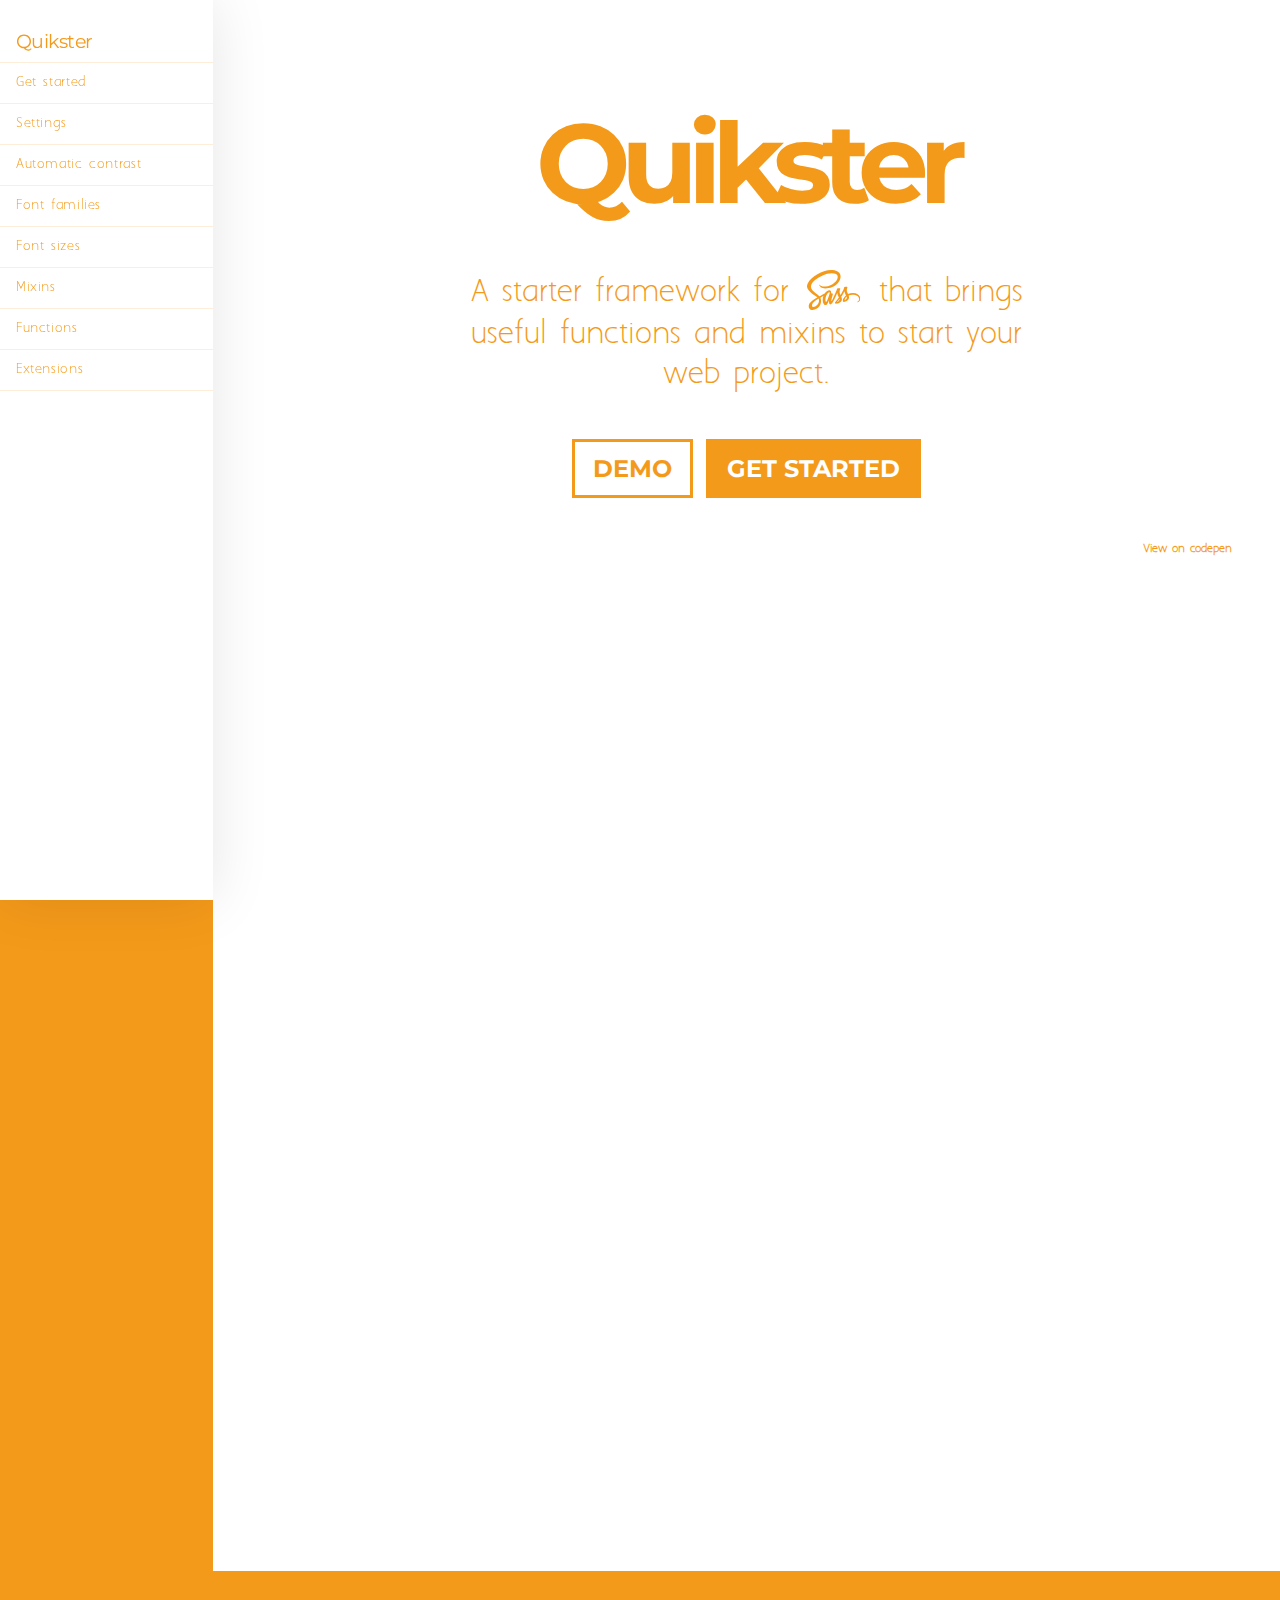
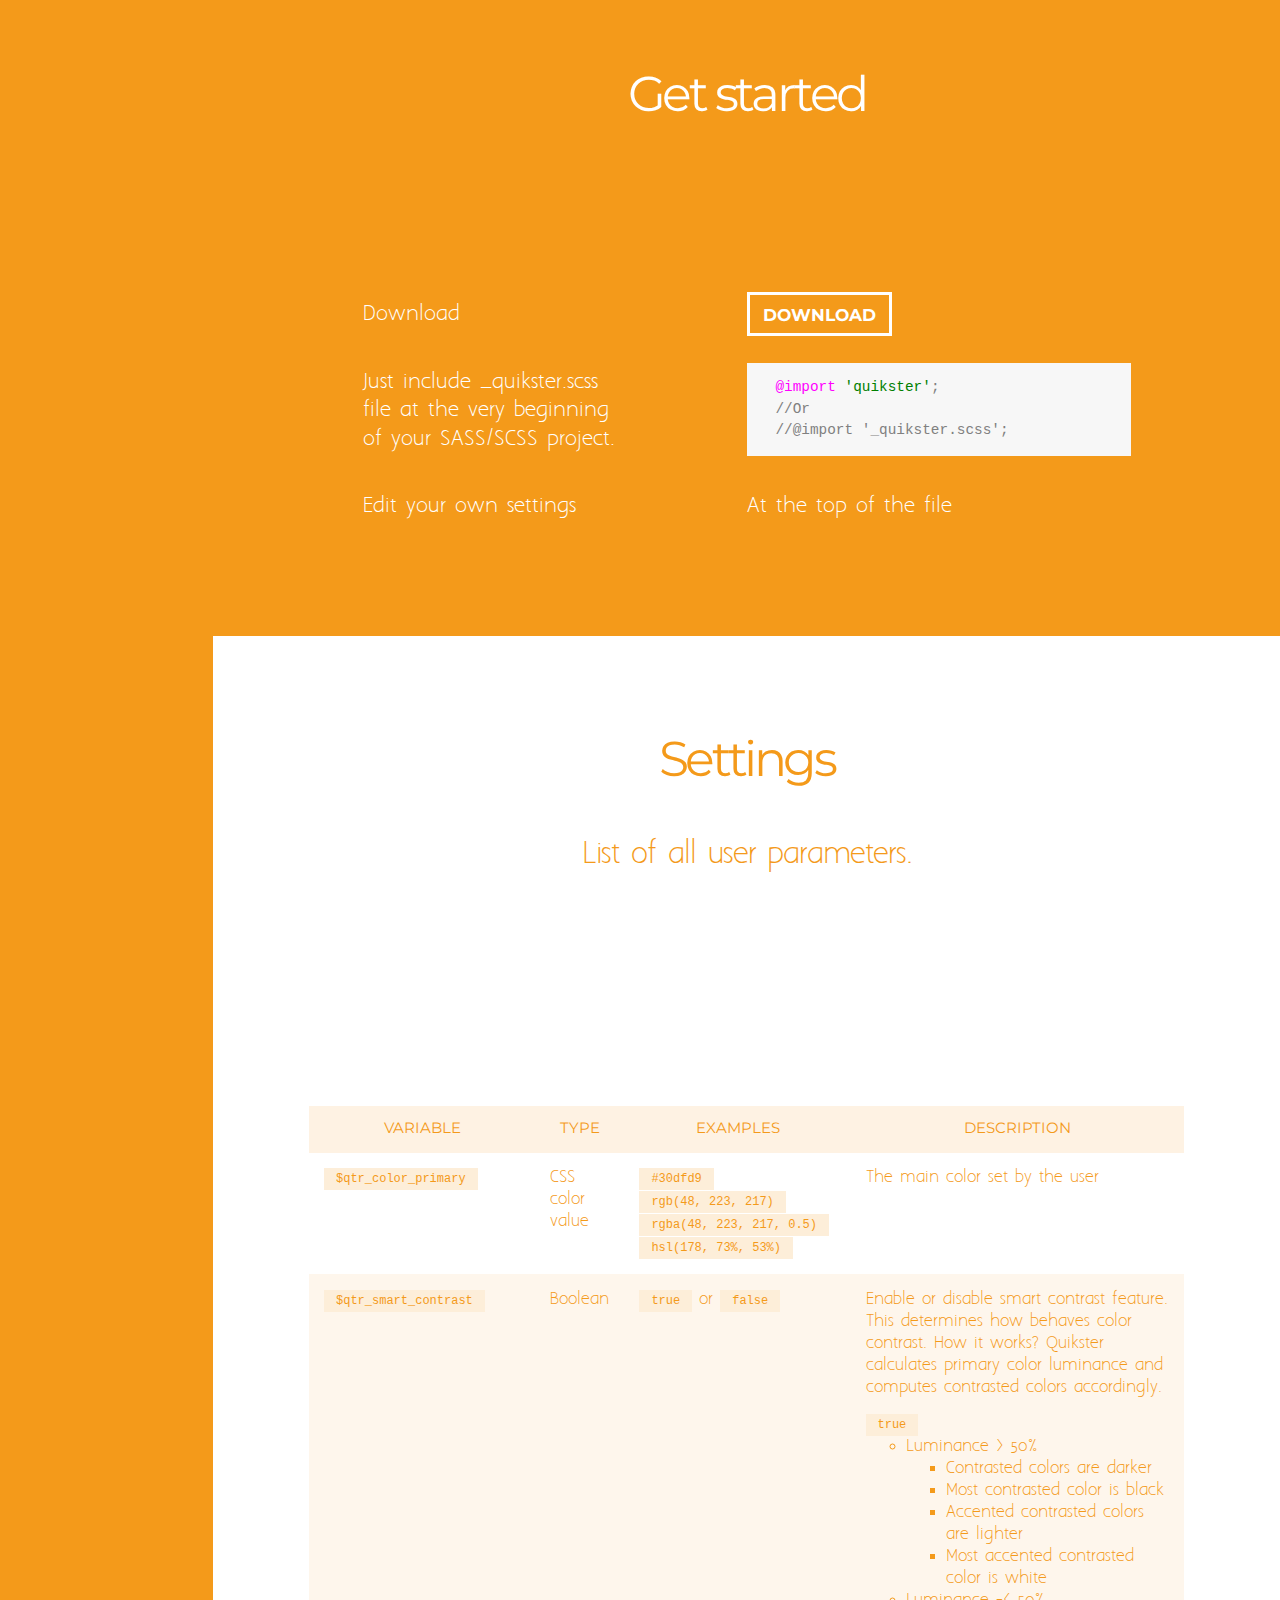
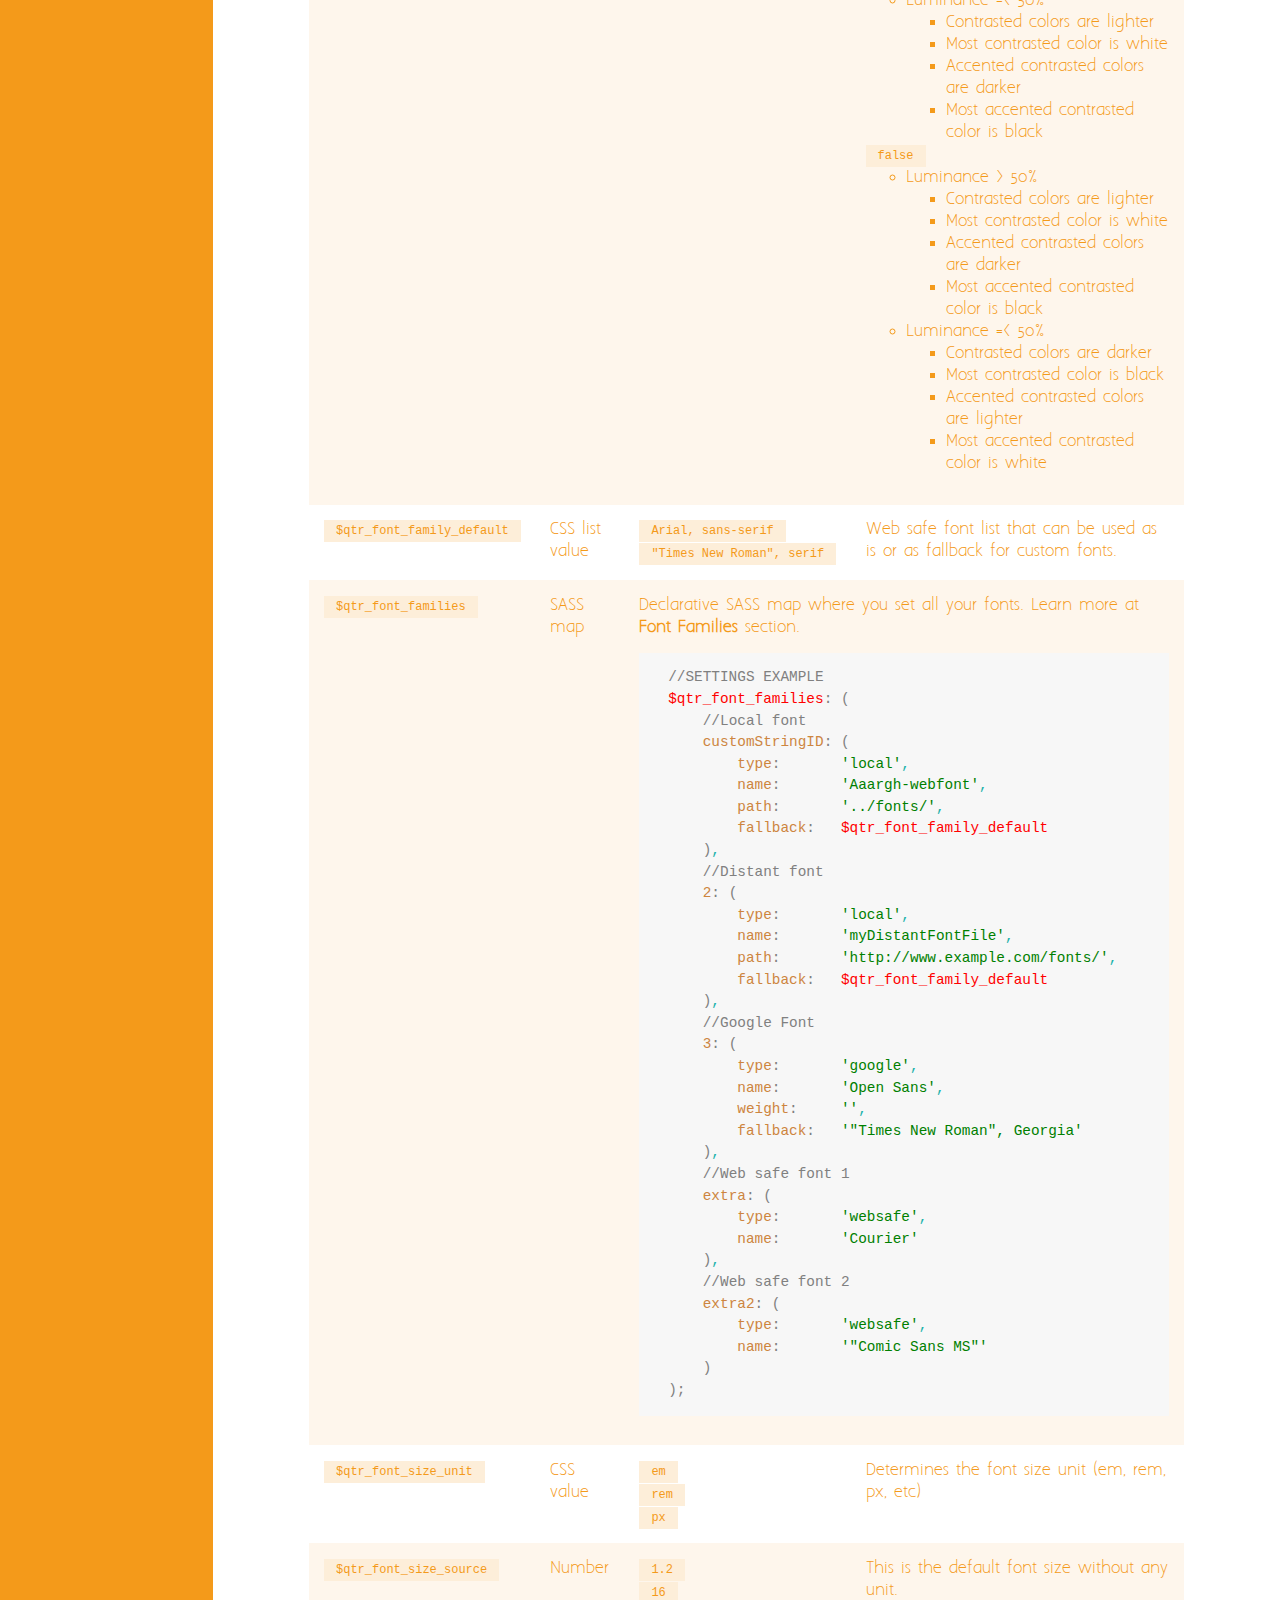
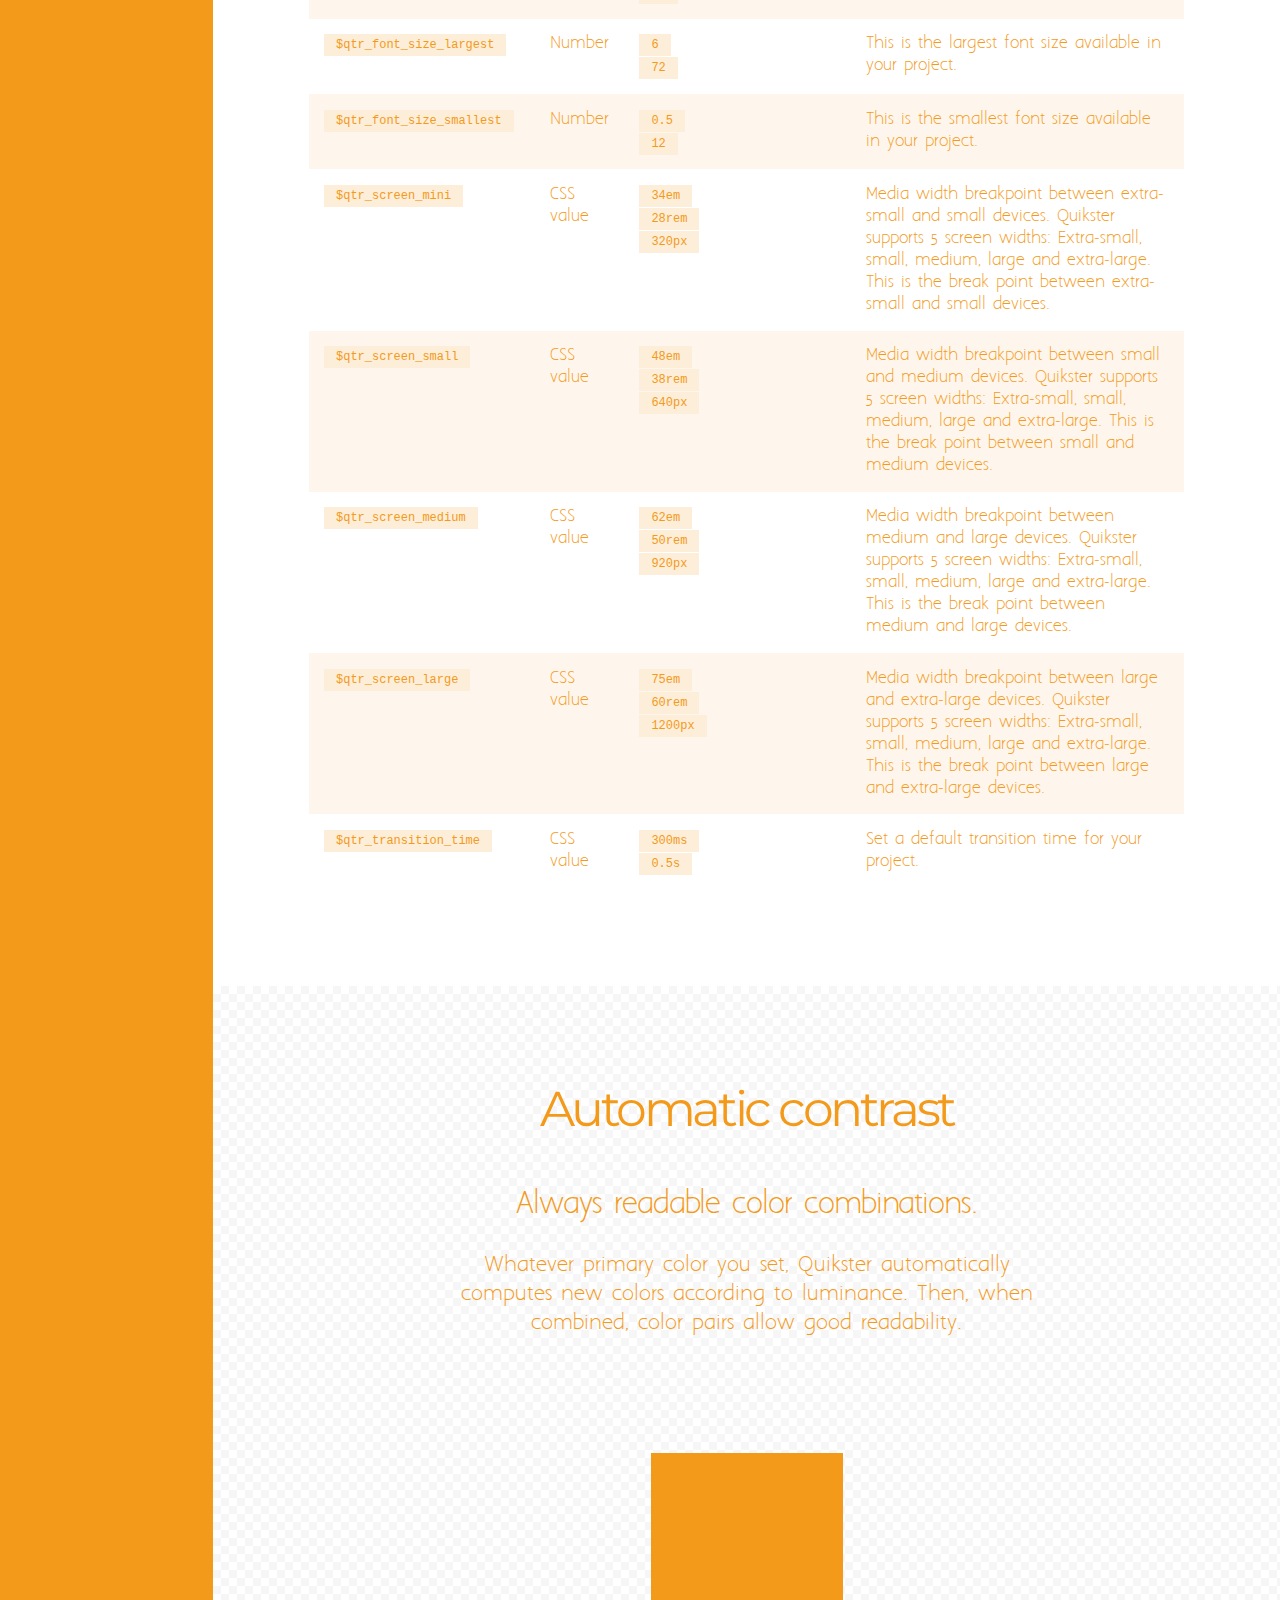
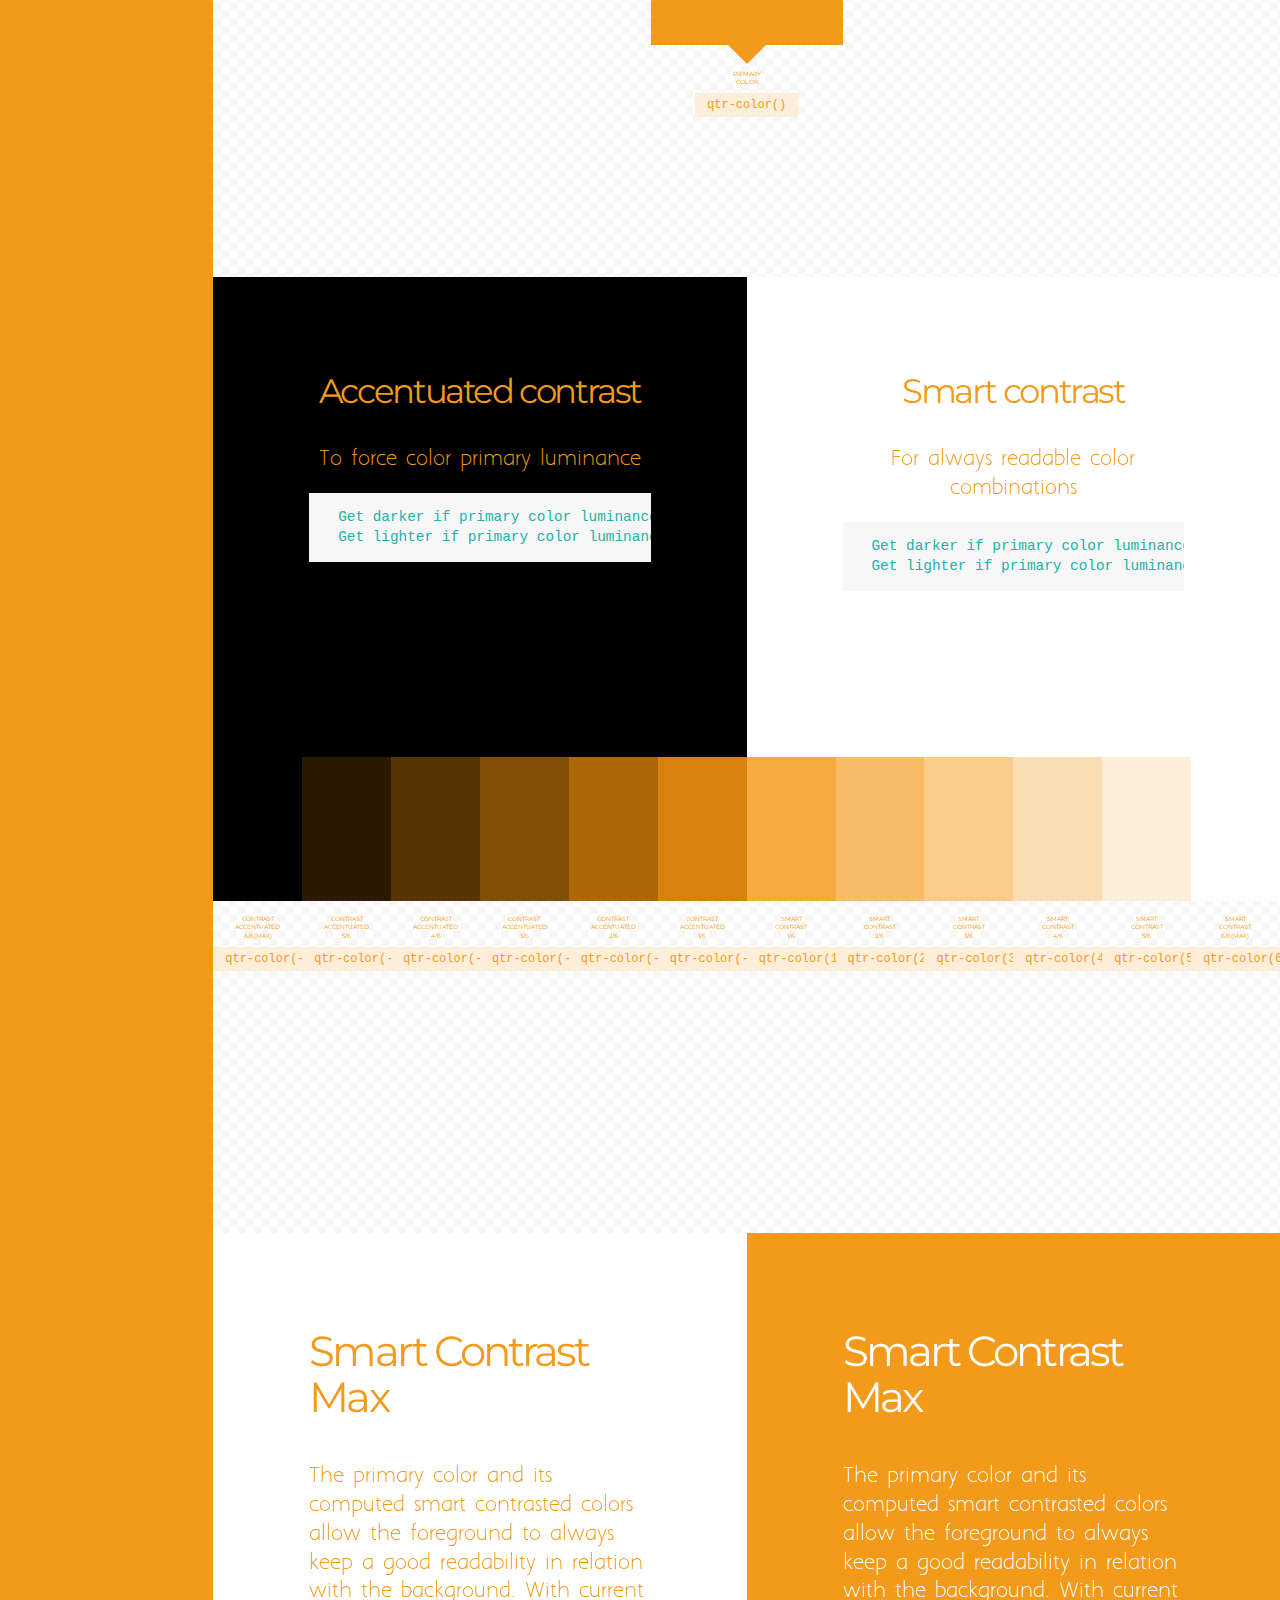
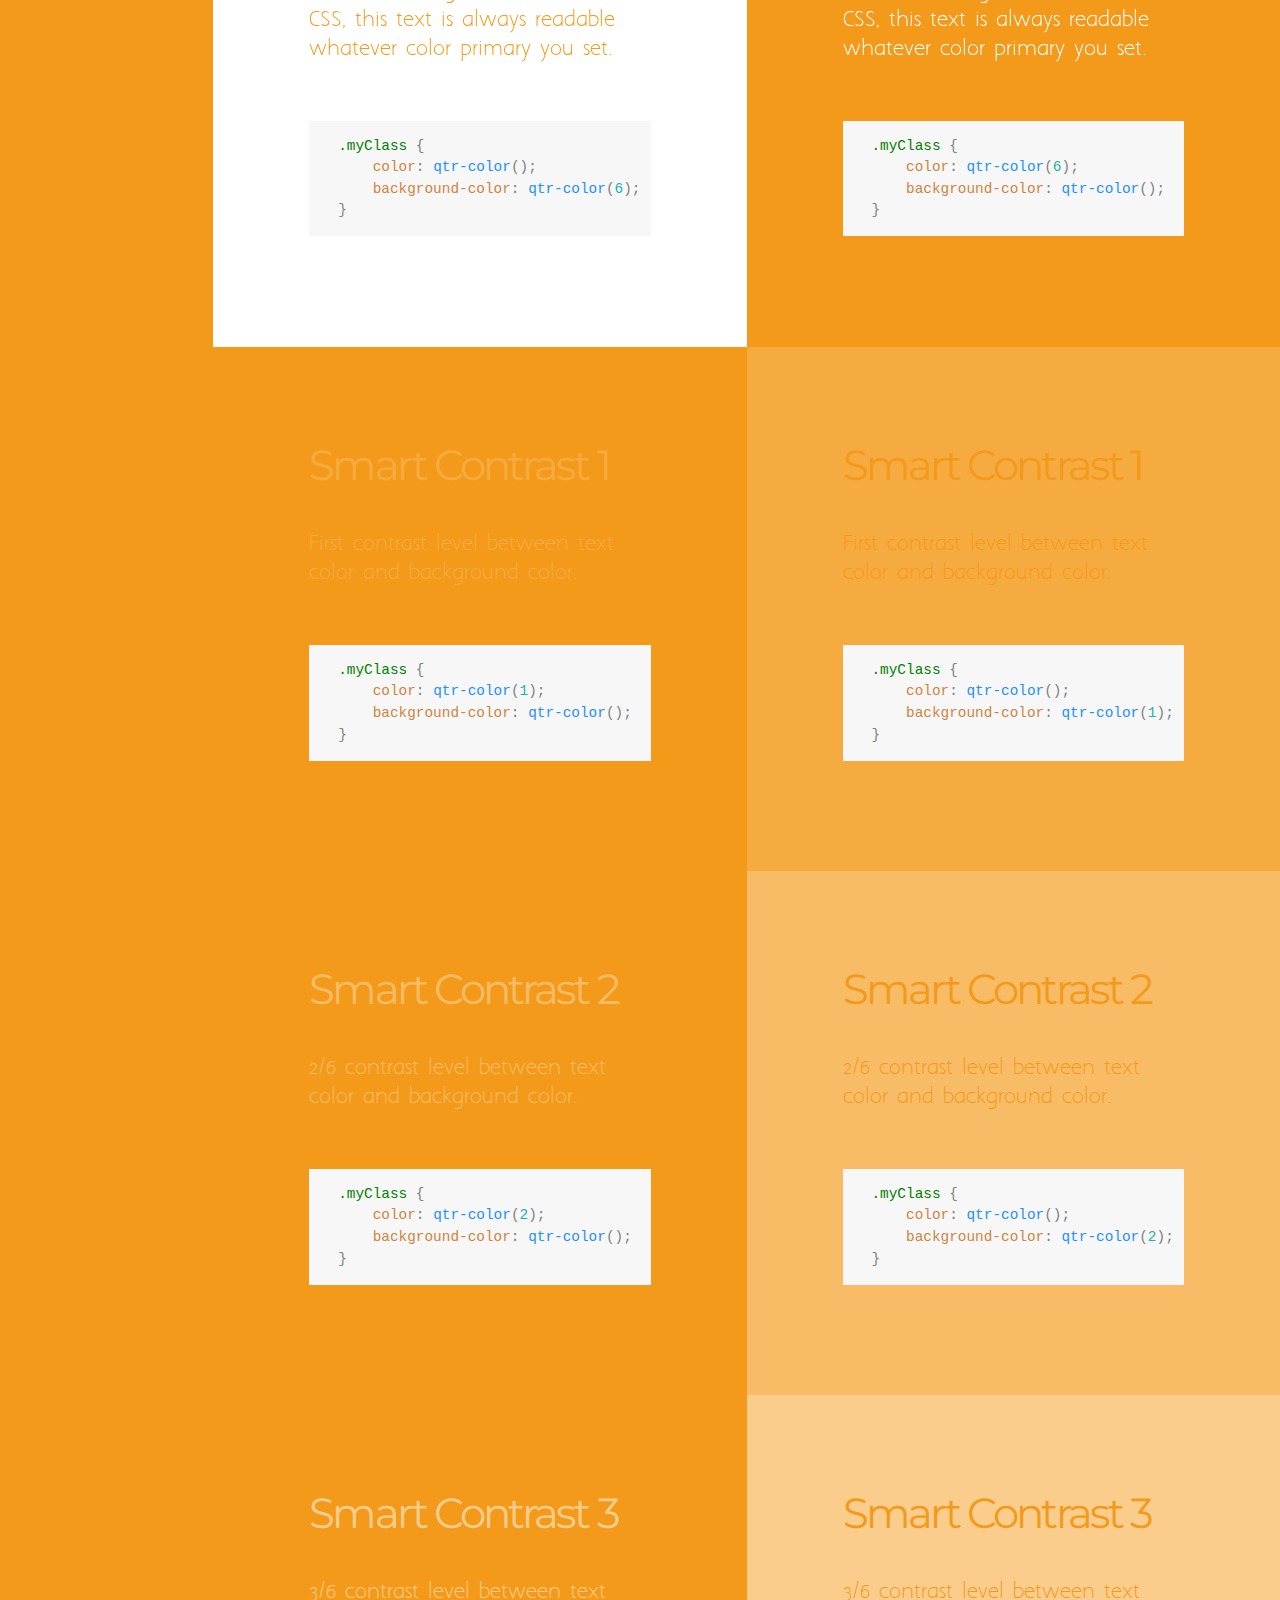
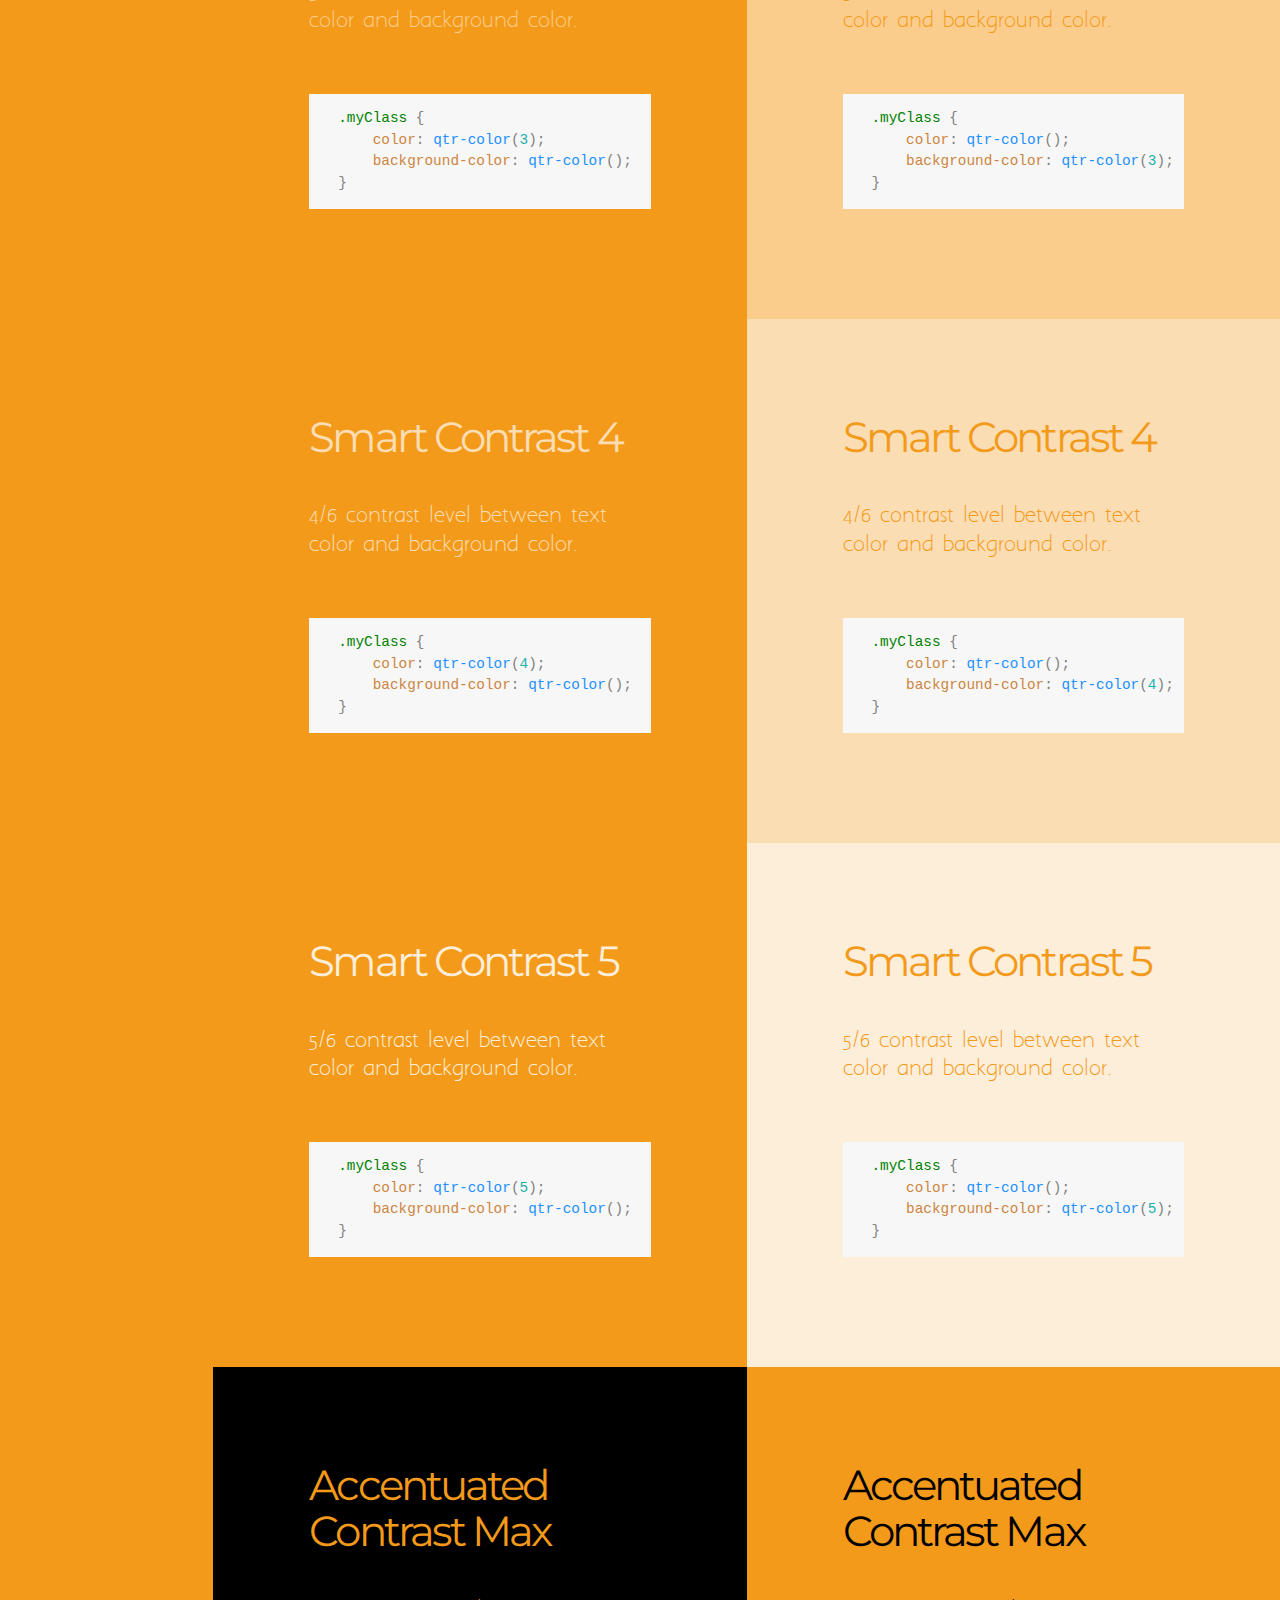
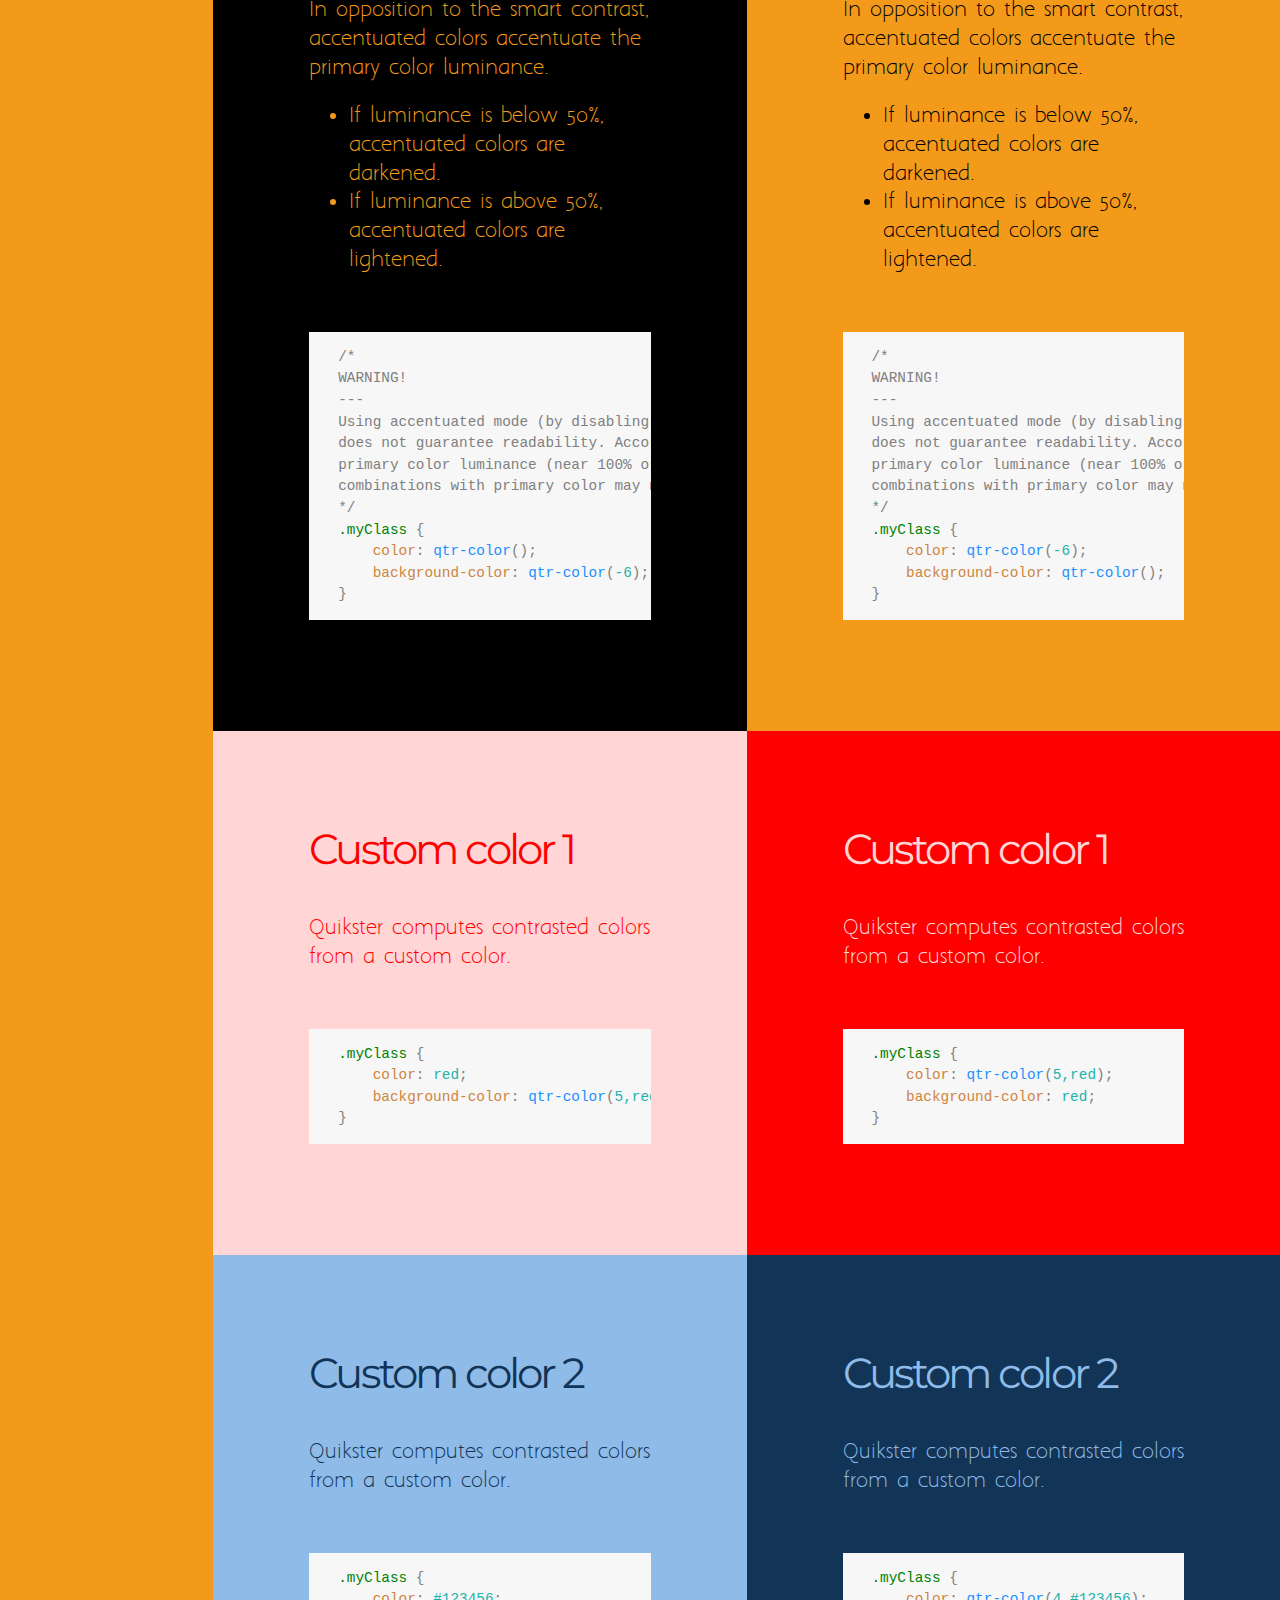
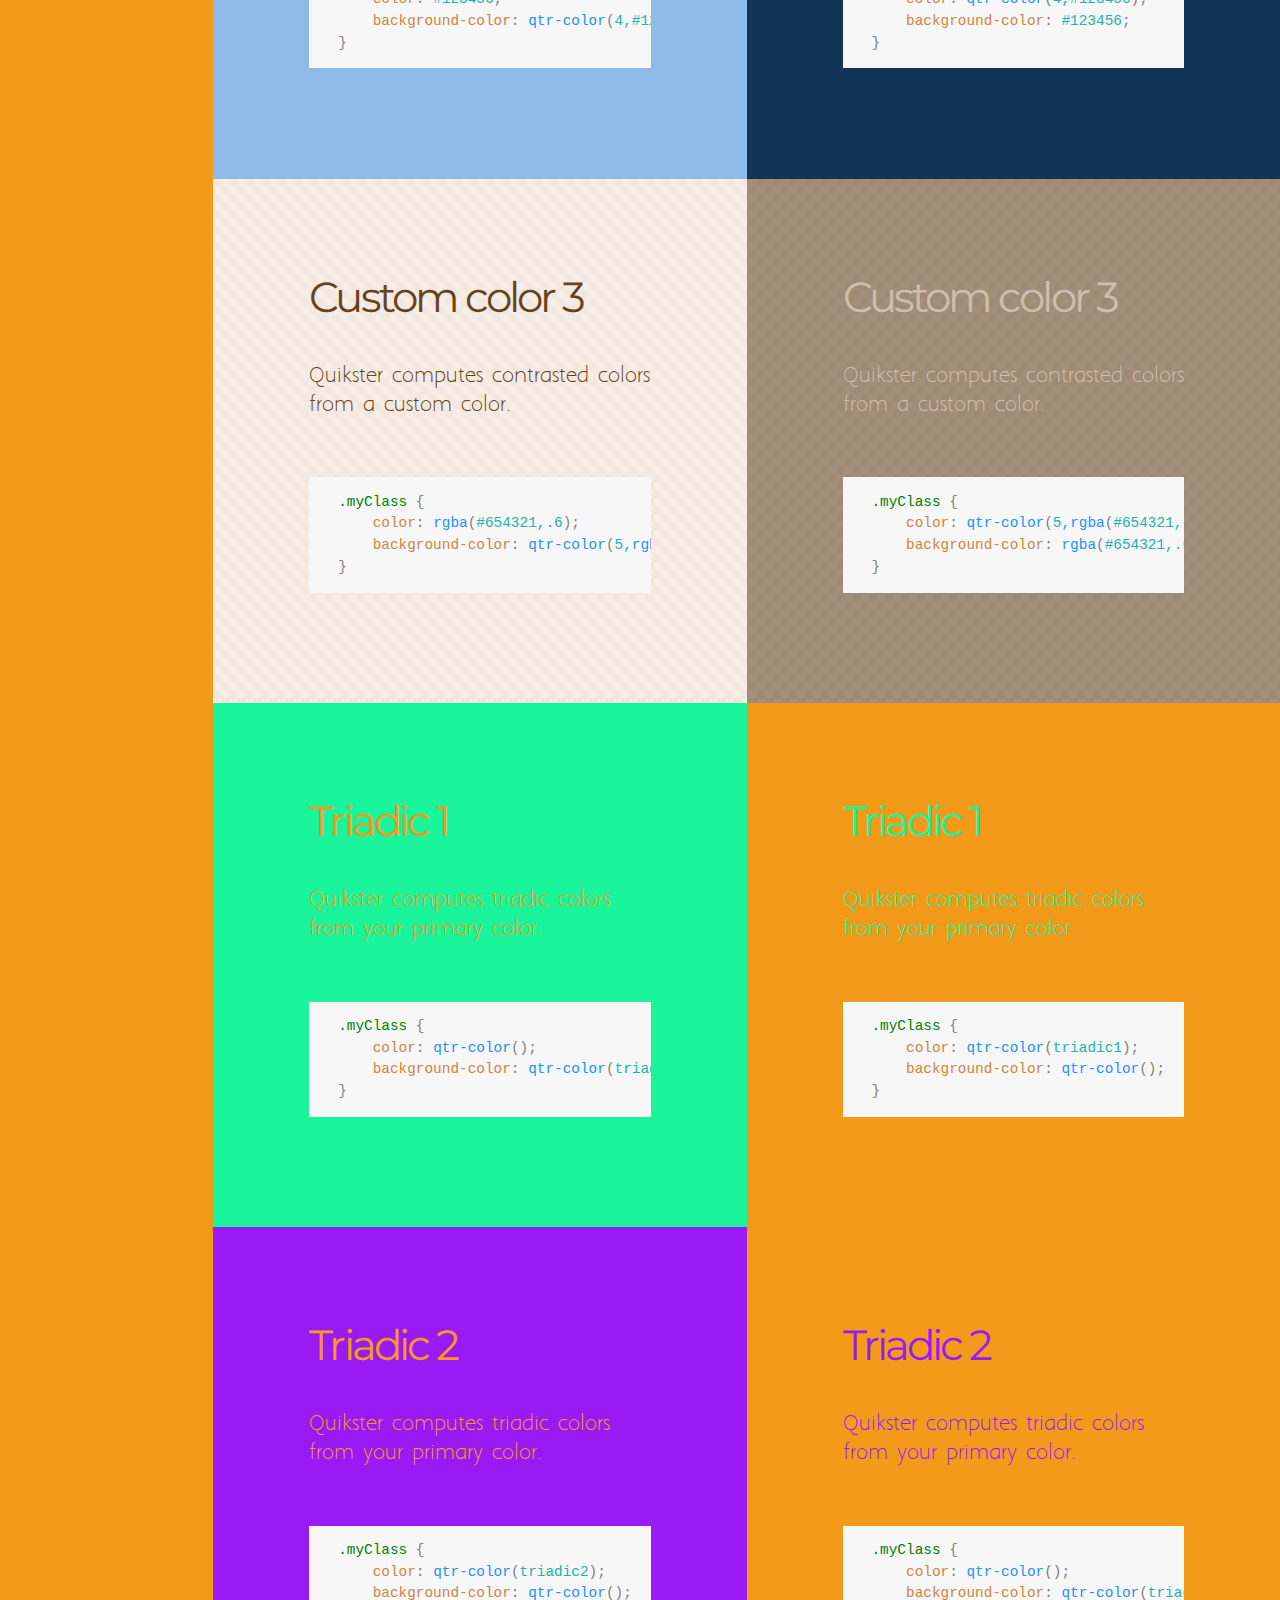
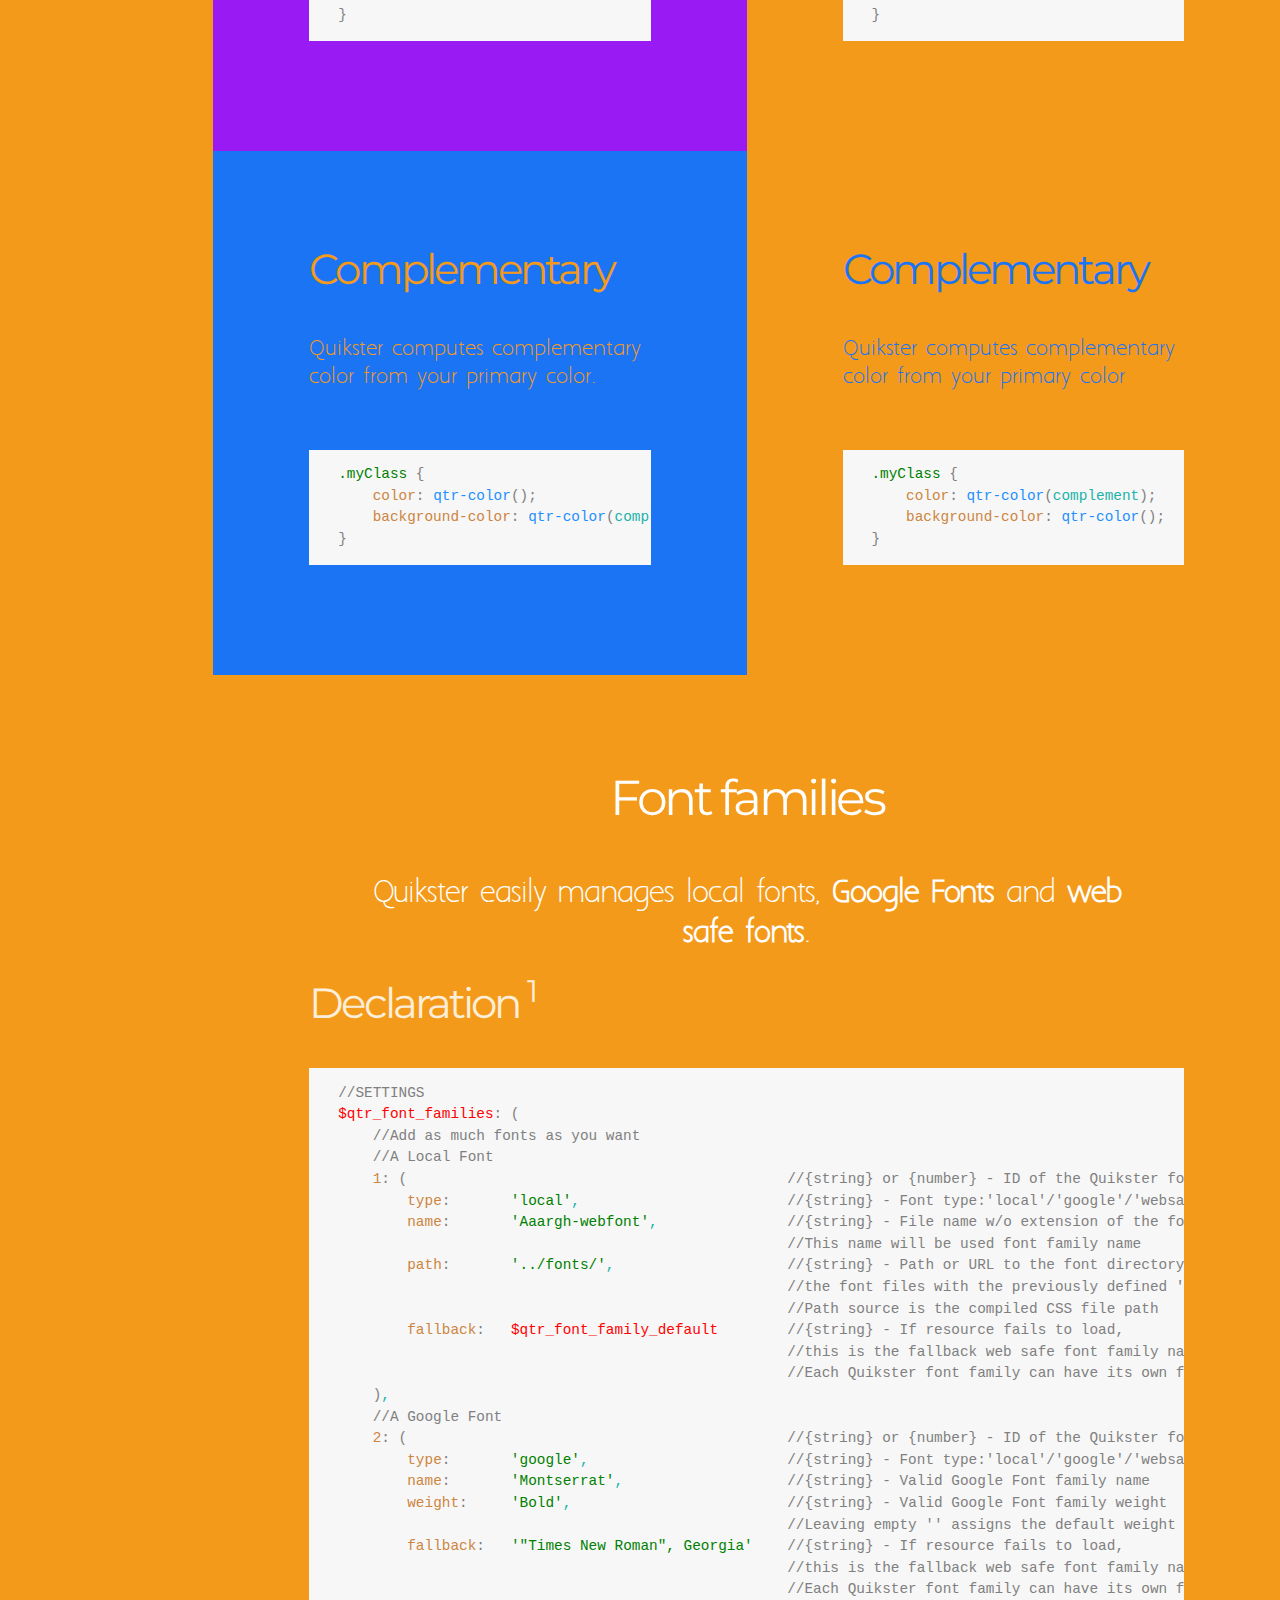
<file: index.html>
<!DOCTYPE html>
<html lang="en">

<head>
    <meta charset="utf-8">
    <meta content="IE=edge" http-equiv="X-UA-Compatible">
    <meta content="width=device-width, initial-scale=1" name="viewport">
    <title>Quikster | Starter Page</title>
    <link href="css-compiled/normalize.min.css" rel="stylesheet">
    <meta name="description" content="A starter framework for SASS that brings useful functions and mixins to start your web project.">

    <!-- Framework + template -->
    <link href="css-compiled/starter.css" rel="stylesheet" id="skin">
    <!-- <link href="css/lib/prism.css" rel="stylesheet"> -->
    <!-- HTML5 Shim and Respond.js IE8 support of HTML5 elements and media queries -->
    <!-- WARNING: Respond.js doesn't work if you view the page via file:// -->
    <!--[if lt IE 9]>
    <script src="js/html5shiv.js"></script>
    <script src="js/respond.min.js"></script>
    <![endif]-->
</head>

<body>
    <div class="row">
        <div class="col-2 col-md-3 col-sm-3 col-xs-0">
            <nav class="navigation">
                <ul>
                    <li><a href="#home" class="link-nav brand">Quikster</a></li>
                    <li><a href="#get-started" class="link-nav">Get started</a></li>
                    <li><a href="#settings" class="link-nav">Settings</a></li>
                    <li><a href="#automatic-contrast" class="link-nav">Automatic contrast</a></li>
                    <li><a href="#font-families" class="link-nav">Font families</a></li>
                    <li><a href="#font-sizes" class="link-nav">Font sizes</a></li>
                    <li><a href="#mixins" class="link-nav">Mixins</a></li>
                    <li><a href="#functions" class="link-nav">Functions</a></li>
                    <li><a href="#extensions" class="link-nav">Extensions</a></li>
                </ul>
                <ul class="hamburger">
                    <li></li>
                    <li></li>
                    <li></li>
                </ul>
            </nav>
            &nbsp;
        </div><!--/col-3 MENU -->
        <div class="col-10 col-md-9 col-sm-9">
            <header id="home" class="smart-contrast">
                <div class="main" >
                    <h1>Quikster</h1>
                    <p>A starter framework for
                        <a href="//www.sass-lang.com" target="_blank" class="link-sass">
                            <svg xmlns="http://www.w3.org/2000/svg" viewBox="0 0 512 384">
                                <path fill="red" d="M440.6 220.6c-17.9.1-33.4 4.4-46.4 10.8-4.8-9.5-9.6-17.8-10.4-24-.9-7.2-2-11.6-.9-20.2s6.1-20.8 6.1-21.8c-.1-.9-1.1-5.3-11.4-5.4-10.3-.1-19.2 2-20.2 4.7s-3 8.9-4.3 15.3c-1.8 9.4-20.6 42.7-31.3 60.2-3.5-6.8-6.5-12.8-7.1-17.6-.9-7.2-2-11.6-.9-20.2s6.1-20.8 6.1-21.8c-.1-.9-1.1-5.3-11.4-5.4-10.3-.1-19.2 2-20.2 4.7s-2.1 9.1-4.3 15.3c-2.1 6.2-27.1 61.8-33.6 76.3-3.3 7.4-6.2 13.3-8.3 17.3s-.1.3-.3.7c-1.8 3.4-2.8 5.3-2.8 5.3v.1c-1.4 2.5-2.9 4.9-3.6 4.9-.5 0-1.5-6.7.2-15.9 3.7-19.3 12.7-49.4 12.6-50.5 0-.5 1.7-5.8-5.8-8.5-7.3-2.7-9.9 1.8-10.5 1.8-.6 0-1.1 1.6-1.1 1.6s8.1-33.9-15.5-33.9c-14.8 0-35.2 16.1-45.3 30.8-6.4 3.5-20 10.9-34.4 18.8-5.5 3-11.2 6.2-16.6 9.1l-1.1-1.2c-28.6-30.5-81.5-52.1-79.3-93.1.8-14.9 6-54.2 101.6-101.8 78.3-39 141-28.3 151.9-4.5 15.5 34-33.5 97.2-114.9 106.3-31 3.5-47.3-8.5-51.4-13-4.3-4.7-4.9-4.9-6.5-4-2.6 1.4-1 5.6 0 8.1 2.4 6.3 12.4 17.5 29.4 23.1 14.9 4.9 51.3 7.6 95.3-9.4 49.3-19.1 87.8-72.1 76.5-116.4-11.5-45.1-86.3-59.9-157-34.8-42.1 15-87.7 38.4-120.5 69.1-39 36.4-45.2 68.2-42.6 81.4 9.1 47.1 74 77.8 100 100.5-1.3.7-2.5 1.4-3.6 2-13 6.4-62.5 32.3-74.9 59.7-14 31 2.2 53.3 13 56.3 33.4 9.3 67.6-7.4 86.1-34.9 18.4-27.5 16.2-63.2 7.7-79.5l-.3-.6 10.2-6c6.6-3.9 13.1-7.5 18.8-10.6-3.2 8.7-5.5 19-6.7 34-1.4 17.6 5.8 40.4 15.3 49.4 4.2 3.9 9.2 4 12.3 4 11 0 16-9.1 21.5-20 6.8-13.3 12.8-28.7 12.8-28.7s-7.5 41.7 13 41.7c7.5 0 15-9.7 18.4-14.7v.1s.2-.3.6-1c.8-1.2 1.2-1.9 1.2-1.9v-.2c3-5.2 9.7-17.1 19.7-36.8 12.9-25.4 25.3-57.2 25.3-57.2s1.2 7.8 4.9 20.6c2.2 7.6 7 15.9 10.7 24-3 4.2-4.8 6.6-4.8 6.6l.1.1c-2.4 3.2-5.1 6.6-7.9 10-10.2 12.2-22.4 26.1-24 30.1-1.9 4.7-1.5 8.2 2.2 11 2.7 2 7.5 2.4 12.6 2 9.2-.6 15.6-2.9 18.8-4.3 5-1.8 10.7-4.5 16.2-8.5 10-7.4 16.1-17.9 15.5-31.9-.3-7.7-2.8-15.3-5.9-22.5.9-1.3 1.8-2.6 2.7-4 15.8-23.1 28-48.5 28-48.5s1.2 7.8 4.9 20.6c1.9 6.5 5.7 13.6 9.1 20.6-14.8 12.1-24.1 26.1-27.3 35.3-5.9 17-1.3 24.7 7.4 26.5 3.9.8 9.5-1 13.7-2.8 5.2-1.7 11.5-4.6 17.3-8.9 10-7.4 19.6-17.7 19.1-31.6-.3-6.4-2-12.7-4.3-18.7 12.6-5.2 28.9-8.2 49.6-5.7 44.5 5.2 53.3 33 51.6 44.6-1.7 11.6-11 18-14.1 20-3.1 1.9-4.1 2.6-3.8 4 .4 2.1 1.8 2 4.5 1.6 3.7-.6 23.4-9.5 24.2-30.9 1.2-27.5-24.9-57.5-71.2-57.2zm-343.2 115.7c-14.7 16.1-35.4 22.2-44.2 17-9.5-5.5-5.8-29.2 12.3-46.3 11-10.4 25.3-20 34.7-25.9 2.1-1.3 5.3-3.2 9.1-5.5.6-.4 1-.6 1-.6.7-.4 1.5-.9 2.3-1.4 6.7 24.4.3 45.8-15.2 62.7zm107.5-73.1c-5.1 12.5-15.9 44.6-22.4 42.8-5.6-1.5-9-25.8-1.1-49.8 4-12.1 12.5-26.5 17.5-32.1 8.1-9 16.9-12 19.1-8.3 2.6 4.8-9.9 39.6-13.1 47.4zm88.7 42.4c-2.2 1.1-4.2 1.9-5.1 1.3-.7-.4.9-1.9.9-1.9s11.1-11.9 15.5-17.4c2.5-3.2 5.5-6.9 8.7-11.1v1.2c0 14.4-13.8 24-20 27.9zm68.4-15.6c-1.6-1.2-1.4-4.9 4-16.5 2.1-4.6 6.9-12.3 15.2-19.6 1 3 1.6 5.9 1.5 8.6-.1 18-12.9 24.7-20.7 27.5z"/>
                            </svg></a> that brings useful functions and mixins to start your web project.</p>
                    <p><a href="http://codepen.io/olivier3lanc/pen/mRQRJv" class="btn btn-primary invert" target="_blank">demo</a> <a href="#get-started" class="btn btn-filled">get started</a>
                </div>
                <p class="font-size-xxxsmall text-right"><a href="https://codepen.io/olivier3lanc/pen/mRQRJv" target="_blank">View on codepen</a></p>
                <iframe src="https://codepen.io/olivier3lanc/pen/mRQRJv" style="height:100vh; width:100%; border:none"></iframe>
            </header>

            <!-- Getting started -->
            <article id="get-started" class="padded color-primary-contrast-max parazoom">
                <div class="row text-center row-small">
                    <div class="col-12">
                        <h2>Get started</h2>
                        <hr class="small">
                    </div>
                </div>
                <div class="row row-small">
                    <div class="col-4 col-sm-4 col-xs-4">
                        <p>Download</p>
                    </div>
                    <div class="col-2 col-sm-2 col-xs-2"></div>
                    <div class="col-6 col-sm-6 col-xs-6 text-right-xs text-right-sm">
                        <p><a href="./scss/_quikster.scss" class="btn btn-primary" download>Download</a></p>
                    </div>
                </div>
                <div class="row row-small">
                    <div class="col-4">
                        <p>Just include _quikster.scss file at the very beginning of your SASS/SCSS project.</p>
                    </div>
                    <div class="col-2 none-xs none-sm"></div>
                    <div class="col-6">
                        <pre class="line-numbers">
                            <code class="language-scss">
                                @import 'quikster';
                                //Or
                                //@import '_quikster.scss';
                            </code>
                        </pre>
                    </div>
                </div>
                <div class="row row-small">
                    <div class="col-4 col-sm-6 col-xs-6">
                        <p>Edit your own settings</p>
                    </div>
                    <div class="col-2 none-xs none-sm"></div>
                    <div class="col-6 col-sm-6 col-xs-6 text-right-xs text-right-sm">
                        <p>At the top of the file</p>
                    </div>
                </div>
            </article>

            <!-- Settings -->
            <article id="settings" class="padded color-primary-contrast-max invert">
                <div class="row row-small">
                    <div class="col-12 text-center">
                        <h2>Settings</h2>
                        <p class="slide-description">List of all user parameters.</p>
                        <hr>
                    </div>
                </div>
                <div class="row row-large">
                    <div class="col-12">
                        <table class="striped">
                            <thead>
                                <th>Variable</th>
                                <th>Type</th>
                                <th>Examples</th>
                                <th>Description</th>
                            </thead>
                            <tbody>
                                <tr>
                                    <td data-label="Variable"><code class="highlight-code">$qtr_color_primary</code></td>
                                    <td data-label="Type">CSS color value</td>
                                    <td data-label="Examples">
                                        <code class="highlight-code">#30dfd9</code><br>
                                        <code class="highlight-code">rgb(48, 223, 217)</code><br>
                                        <code class="highlight-code">rgba(48, 223, 217, 0.5)</code><br>
                                        <code class="highlight-code">hsl(178, 73%, 53%)</code>
                                    </td>
                                    <td data-label="Description">The main color set by the user</td>
                                </tr>
                                <tr>
                                    <td data-label="Variable"><code class="highlight-code">$qtr_smart_contrast</code></td>
                                    <td data-label="Type">Boolean</td>
                                    <td data-label="Examples">
                                        <code class="highlight-code">true</code> or <code class="highlight-code">false</code>
                                    </td>
                                    <td data-label="Description">Enable or disable smart contrast feature. This determines how behaves color contrast. How it works? Quikster calculates primary color luminance and computes contrasted colors accordingly.
                                        <ul style="padding-left:0; list-style:none">
                                            <li>
                                                <code class="highlight-code">true</code>
                                                <ul>
                                                    <li>
                                                        Luminance > 50%
                                                        <ul>
                                                            <li>Contrasted colors are darker</li>
                                                            <li>Most contrasted color is black</li>
                                                            <li>Accented contrasted colors are lighter</li>
                                                            <li>Most accented contrasted color is white</li>
                                                        </ul>
                                                    </li>
                                                    <li>
                                                        Luminance =< 50%
                                                        <ul>
                                                            <li>Contrasted colors are lighter</li>
                                                            <li>Most contrasted color is white</li>
                                                            <li>Accented contrasted colors are darker</li>
                                                            <li>Most accented contrasted color is black</li>
                                                        </ul>
                                                    </li>
                                                </ul>
                                            </li>
                                            <li>
                                                <code class="highlight-code">false</code>
                                                <ul>
                                                    <li>
                                                        Luminance > 50%
                                                        <ul>
                                                            <li>Contrasted colors are lighter</li>
                                                            <li>Most contrasted color is white</li>
                                                            <li>Accented contrasted colors are darker</li>
                                                            <li>Most accented contrasted color is black</li>
                                                        </ul>
                                                    </li>
                                                    <li>
                                                        Luminance =< 50%
                                                        <ul>
                                                            <li>Contrasted colors are darker</li>
                                                            <li>Most contrasted color is black</li>
                                                            <li>Accented contrasted colors are lighter</li>
                                                            <li>Most accented contrasted color is white</li>
                                                        </ul>
                                                    </li>
                                                </ul>
                                            </li>
                                        </ul>
                                    </td>
                                </tr>
                                <tr>
                                    <td data-label="Variable"><code class="highlight-code">$qtr_font_family_default</code></td>
                                    <td data-label="Type">CSS list value</td>
                                    <td data-label="Examples">
                                        <code class="highlight-code">Arial, sans-serif</code> <br>
                                        <code class="highlight-code">"Times New Roman", serif</code>
                                    </td>
                                    <td data-label="Description">Web safe font list that can be used as is or as fallback for custom fonts.</td>
                                </tr>
                                <tr>
                                    <td data-label="Variable"><code class="highlight-code">$qtr_font_families</code></td>
                                    <td data-label="Type">SASS map</td>
                                    <td data-label="Examples" colspan="2">
                                        Declarative SASS map where you set all your fonts. Learn more at <a href="#font-families">Font Families</a> section.
                                        <pre class="line-numbers">
                                            <code class="language-scss">
                                                //SETTINGS EXAMPLE
                                                $qtr_font_families: (
                                                    //Local font
                                                    customStringID: (
                                                        type:       'local',
                                                        name:       'Aaargh-webfont',
                                                        path:       '../fonts/',
                                                        fallback:   $qtr_font_family_default
                                                    ),
                                                    //Distant font
                                                    2: (
                                                        type:       'local',
                                                        name:       'myDistantFontFile',
                                                        path:       'http://www.example.com/fonts/',
                                                        fallback:   $qtr_font_family_default
                                                    ),
                                                    //Google Font
                                                    3: (
                                                        type:       'google',
                                                        name:       'Open Sans',
                                                        weight:     '',
                                                        fallback:   '"Times New Roman", Georgia'
                                                    ),
                                                    //Web safe font 1
                                                    extra: (
                                                        type:       'websafe',
                                                        name:       'Courier'
                                                    ),
                                                    //Web safe font 2
                                                    extra2: (
                                                        type:       'websafe',
                                                        name:       '"Comic Sans MS"'
                                                    )
                                                );
                                            </code>
                                        </pre>
                                    </td>
                                </tr>
                                <tr>
                                    <td data-label="Variable"><code class="highlight-code">$qtr_font_size_unit</code></td>
                                    <td data-label="Type">CSS value</td>
                                    <td data-label="Examples">
                                        <code class="highlight-code">em</code> <br>
                                        <code class="highlight-code">rem</code> <br>
                                        <code class="highlight-code">px</code>
                                    </td>
                                    <td data-label="Description">Determines the font size unit (em, rem, px, etc)</td>
                                </tr>
                                <tr>
                                    <td data-label="Variable"><code class="highlight-code">$qtr_font_size_source</code></td>
                                    <td data-label="Type">Number</td>
                                    <td data-label="Examples">
                                        <code class="highlight-code">1.2</code> <br>
                                        <code class="highlight-code">16</code>
                                    </td>
                                    <td data-label="Description">This is the default font size without any unit.</td>
                                </tr>
                                <tr>
                                    <td data-label="Variable"><code class="highlight-code">$qtr_font_size_largest</code></td>
                                    <td data-label="Type">Number</td>
                                    <td data-label="Examples">
                                        <code class="highlight-code">6</code> <br>
                                        <code class="highlight-code">72</code>
                                    </td>
                                    <td data-label="Description">This is the largest font size available in your project.</td>
                                </tr>
                                <tr>
                                    <td data-label="Variable"><code class="highlight-code">$qtr_font_size_smallest</code></td>
                                    <td data-label="Type">Number</td>
                                    <td data-label="Examples">
                                        <code class="highlight-code">0.5</code> <br>
                                        <code class="highlight-code">12</code>
                                    </td data-label="Description">
                                    <td>This is the smallest font size available in your project.</td>
                                </tr>
                                <tr>
                                    <td data-label="Variable"><code class="highlight-code">$qtr_screen_mini</code></td>
                                    <td data-label="Type">CSS value</td>
                                    <td data-label="Examples">
                                        <code class="highlight-code">34em</code> <br>
                                        <code class="highlight-code">28rem</code> <br>
                                        <code class="highlight-code">320px</code>
                                    </td>
                                    <td data-label="Description">Media width breakpoint between extra-small and small devices. Quikster supports 5 screen widths: Extra-small, small, medium, large and extra-large. This is the break point between extra-small and small devices.</td>
                                </tr>
                                <tr>
                                    <td data-label="Variable"><code class="highlight-code">$qtr_screen_small</code></td>
                                    <td data-label="Type">CSS value</td>
                                    <td data-label="Examples">
                                        <code class="highlight-code">48em</code> <br>
                                        <code class="highlight-code">38rem</code> <br>
                                        <code class="highlight-code">640px</code>
                                    </td>
                                    <td data-label="Description">Media width breakpoint between small and medium devices. Quikster supports 5 screen widths: Extra-small, small, medium, large and extra-large. This is the break point between small and medium devices.</td>
                                </tr>
                                <tr>
                                    <td data-label="Variable"><code class="highlight-code">$qtr_screen_medium</code></td>
                                    <td data-label="Type">CSS value</td>
                                    <td data-label="Examples">
                                        <code class="highlight-code">62em</code> <br>
                                        <code class="highlight-code">50rem</code> <br>
                                        <code class="highlight-code">920px</code>
                                    </td>
                                    <td data-label="Description">Media width breakpoint between medium and large devices. Quikster supports 5 screen widths: Extra-small, small, medium, large and extra-large. This is the break point between medium and large devices.</td>
                                </tr>
                                <tr>
                                    <td data-label="Variable"><code class="highlight-code">$qtr_screen_large</code></td>
                                    <td data-label="Type">CSS value</td>
                                    <td data-label="Examples">
                                        <code class="highlight-code">75em</code> <br>
                                        <code class="highlight-code">60rem</code> <br>
                                        <code class="highlight-code">1200px</code>
                                    </td>
                                    <td data-label="Description">Media width breakpoint between large and extra-large devices. Quikster supports 5 screen widths: Extra-small, small, medium, large and extra-large. This is the break point between large and extra-large devices.</td>
                                </tr>
                                <tr>
                                    <td data-label="Variable"><code class="highlight-code">$qtr_transition_time</code></td>
                                    <td data-label="Type">CSS value</td>
                                    <td data-label="Examples">
                                        <code class="highlight-code">300ms</code> <br>
                                        <code class="highlight-code">0.5s</code>
                                    </td>
                                    <td data-label="Description">Set a default transition time for your project.</td>
                                </tr>
                            </tbody>
                        </table>
                    </div>
                </div>
            </article>

            <!-- Automatic contrast -->
            <article id="automatic-contrast" class="color-primary-contrast-max invert pattern">

                <div class="row">
                    <div class="col-12 text-center">
                        <div class="row row-small padded">
                            <div class="col-12">
                                <h2>Automatic contrast</h2>
                                <p class="slide-description">Always readable color combinations.</p>
                                <p>Whatever primary color you set, Quikster automatically computes new colors according to luminance. Then, when combined, color pairs allow good readability.</p>
                            </div>
                        </div>

                    </div>
                    <div class="col-12 text-center">
                        <span class="color color-primary"></span>
                        <p class="color-text mgtop3dot0">Primary color</p>
                        <code class="highlight-code">qtr-color()</code>
                        <hr class="small">
                        <div class="row">
                            <div class="col-6 col-md-12 col-lg-12">
                                <div class="row">
                                    <div class="col-12">
                                        <div class="smart-contrast accent padded">
                                            <h4>Accentuated contrast</h4>
                                            <p>To force color primary luminance</p>
                                            <pre class="line-numbers">
                                                <code class="language-html">
                                                    Get darker if primary color luminance is dark.
                                                    Get lighter if primary color luminance is light.
                                                </code>
                                            </pre>
                                        </div>
                                    </div>
                                </div>
                                <div class="row">
                                    <div class="col-2 col-sm-4 col-xs-4 mgbot2dot0">
                                        <span class="color color-primary-contrast-accent-max"></span>
                                        <p class="color-text">Contrast accentuated 6/6(max)</p>
                                        <code class="highlight-code">qtr-color(-6)</code>
                                    </div>
                                    <div class="col-2 col-sm-4 col-xs-4 mgbot2dot0">
                                        <span class="color color-primary-contrast-accent-5"></span>
                                        <p class="color-text">Contrast accentuated 5/6</p>
                                        <code class="highlight-code">qtr-color(-5)</code>
                                    </div>
                                    <div class="col-2 col-sm-4 col-xs-4 mgbot2dot0">
                                        <span class="color color-primary-contrast-accent-4"></span>
                                        <p class="color-text">Contrast accentuated 4/6</p>
                                        <code class="highlight-code">qtr-color(-4)</code>
                                    </div>
                                    <div class="col-2 col-sm-4 col-xs-4 mgbot2dot0">
                                        <span class="color color-primary-contrast-accent-3"></span>
                                        <p class="color-text">Contrast accentuated 3/6</p>
                                        <code class="highlight-code">qtr-color(-3)</code>
                                    </div>
                                    <div class="col-2 col-sm-4 col-xs-4 mgbot2dot0">
                                        <span class="color color-primary-contrast-accent-2"></span>
                                        <p class="color-text">Contrast accentuated 2/6</p>
                                        <code class="highlight-code">qtr-color(-2)</code>
                                    </div>
                                    <div class="col-2 col-sm-4 col-xs-4 mgbot2dot0">
                                        <span class="color color-primary-contrast-accent-1"></span>
                                        <p class="color-text">Contrast accentuated 1/6</p>
                                        <code class="highlight-code">qtr-color(-1)</code>
                                    </div>
                                </div>
                            </div>

                            <div class="col-6 col-md-12 col-lg-12">
                                <div class="row">
                                    <div class="col-12">
                                        <div class="smart-contrast padded">
                                            <h4>Smart contrast</h4>
                                            <p>For always readable color combinations</p>
                                            <pre class="line-numbers">
                                                <code class="language-html">
                                                    Get darker if primary color luminance is light.
                                                    Get lighter if primary color luminance is dark.
                                                </code>
                                            </pre>
                                        </div>
                                    </div>
                                </div>
                                <div class="row">
                                    <div class="col-2 col-sm-4 col-xs-4 mgbot2dot0">
                                        <span class="color color-primary-contrast-1"></span>
                                        <p class="color-text">Smart contrast 1/6</p>
                                        <code class="highlight-code">qtr-color(1)</code>
                                    </div>
                                    <div class="col-2 col-sm-4 col-xs-4 mgbot2dot0">
                                        <span class="color color-primary-contrast-2"></span>
                                        <p class="color-text">Smart contrast 2/6</p>
                                        <code class="highlight-code">qtr-color(2)</code>
                                    </div>
                                    <div class="col-2 col-sm-4 col-xs-4 mgbot2dot0">
                                        <span class="color color-primary-contrast-3"></span>
                                        <p class="color-text">Smart contrast 3/6</p>
                                        <code class="highlight-code">qtr-color(3)</code>
                                    </div>
                                    <div class="col-2 col-sm-4 col-xs-4 mgbot2dot0">
                                        <span class="color color-primary-contrast-4"></span>
                                        <p class="color-text">Smart contrast 4/6</p>
                                        <code class="highlight-code">qtr-color(4)</code>
                                    </div>
                                    <div class="col-2 col-sm-4 col-xs-4 mgbot2dot0">
                                        <span class="color color-primary-contrast-5"></span>
                                        <p class="color-text">Smart contrast 5/6</p>
                                        <code class="highlight-code">qtr-color(5)</code>
                                    </div>
                                    <div class="col-2 col-sm-4 col-xs-4 mgbot2dot0">
                                        <span class="color color-primary-contrast-max"></span>
                                        <p class="color-text">Smart contrast 6/6(max)</p>
                                        <code class="highlight-code">qtr-color(6)</code>
                                    </div>
                                </div>

                            </div>


                        </div>
                        <hr>
                    </div>
                </div>

                <div class="row">
                    <div class="col-6 col-md-12 padded color-primary-contrast-max invert">
                        <h3>Smart Contrast Max</h3>
                        <p class="mgbot3dot0">The primary color and its computed smart contrasted colors allow the foreground to always keep a good readability in relation with the background. With current CSS, this text is always readable whatever color primary you set.</p>
                        <pre class="line-numbers">
                            <code class="language-scss">
                                .myClass {
                                    color: qtr-color();
                                    background-color: qtr-color(6);
                                }
                            </code>
                        </pre>
                    </div>
                    <div class="col-6 col-md-12 padded color-primary-contrast-max">
                        <h3>Smart Contrast Max</h3>
                        <p class="mgbot3dot0">The primary color and its computed smart contrasted colors allow the foreground to always keep a good readability in relation with the background. With current CSS, this text is always readable whatever color primary you set.</p>
                        <pre class="line-numbers">
                            <code class="language-scss">
                                .myClass {
                                    color: qtr-color(6);
                                    background-color: qtr-color();
                                }
                            </code>
                        </pre>
                    </div>
                </div>

                <div class="row">
                    <div class="col-6 col-md-12 padded color-primary-contrast-1">
                        <h3>Smart Contrast 1</h3>
                        <p class="mgbot3dot0">First contrast level between text color and background color.</p>
                        <pre class="line-numbers">
                            <code class="language-scss">
                                .myClass {
                                    color: qtr-color(1);
                                    background-color: qtr-color();
                                }
                            </code>
                        </pre>
                    </div>
                    <div class="col-6 col-md-12 padded color-primary-contrast-1 invert">
                        <h3>Smart Contrast 1</h3>
                        <p class="mgbot3dot0">First contrast level between text color and background color.</p>
                        <pre class="line-numbers">
                            <code class="language-scss">
                                .myClass {
                                    color: qtr-color();
                                    background-color: qtr-color(1);
                                }
                            </code>
                        </pre>
                    </div>
                </div>

                <div class="row">
                    <div class="col-6 col-md-12 padded color-primary-contrast-2">
                        <h3>Smart Contrast 2</h3>
                        <p class="mgbot3dot0">2/6 contrast level between text color and background color.</p>
                        <pre class="line-numbers">
                            <code class="language-scss">
                                .myClass {
                                    color: qtr-color(2);
                                    background-color: qtr-color();
                                }
                            </code>
                        </pre>
                    </div>
                    <div class="col-6 col-md-12 padded color-primary-contrast-2 invert">
                        <h3>Smart Contrast 2</h3>
                        <p class="mgbot3dot0">2/6 contrast level between text color and background color.</p>
                        <pre class="line-numbers">
                            <code class="language-scss">
                                .myClass {
                                    color: qtr-color();
                                    background-color: qtr-color(2);
                                }
                            </code>
                        </pre>
                    </div>
                </div>

                <div class="row">
                    <div class="col-6 col-md-12 padded color-primary-contrast-3">
                        <h3>Smart Contrast 3</h3>
                        <p class="mgbot3dot0">3/6 contrast level between text color and background color.</p>
                        <pre class="line-numbers">
                            <code class="language-scss">
                                .myClass {
                                    color: qtr-color(3);
                                    background-color: qtr-color();
                                }
                            </code>
                        </pre>
                    </div>
                    <div class="col-6 col-md-12 padded color-primary-contrast-3 invert">
                        <h3>Smart Contrast 3</h3>
                        <p class="mgbot3dot0">3/6 contrast level between text color and background color.</p>
                        <pre class="line-numbers">
                            <code class="language-scss">
                                .myClass {
                                    color: qtr-color();
                                    background-color: qtr-color(3);
                                }
                            </code>
                        </pre>
                    </div>
                </div>

                <div class="row">
                    <div class="col-6 col-md-12 padded color-primary-contrast-4">
                        <h3>Smart Contrast 4</h3>
                        <p class="mgbot3dot0">4/6 contrast level between text color and background color.</p>
                        <pre class="line-numbers">
                            <code class="language-scss">
                                .myClass {
                                    color: qtr-color(4);
                                    background-color: qtr-color();
                                }
                            </code>
                        </pre>
                    </div>
                    <div class="col-6 col-md-12 padded color-primary-contrast-4 invert">
                        <h3>Smart Contrast 4</h3>
                        <p class="mgbot3dot0">4/6 contrast level between text color and background color.</p>
                        <pre class="line-numbers">
                            <code class="language-scss">
                                .myClass {
                                    color: qtr-color();
                                    background-color: qtr-color(4);
                                }
                            </code>
                        </pre>
                    </div>
                </div>

                <div class="row">
                    <div class="col-6 col-md-12 padded color-primary-contrast-5">
                        <h3>Smart Contrast 5</h3>
                        <p class="mgbot3dot0">5/6 contrast level between text color and background color.</p>
                        <pre class="line-numbers">
                            <code class="language-scss">
                                .myClass {
                                    color: qtr-color(5);
                                    background-color: qtr-color();
                                }
                            </code>
                        </pre>
                    </div>
                    <div class="col-6 col-md-12 padded color-primary-contrast-5 invert">
                        <h3>Smart Contrast 5</h3>
                        <p class="mgbot3dot0">5/6 contrast level between text color and background color.</p>
                        <pre class="line-numbers">
                            <code class="language-scss">
                                .myClass {
                                    color: qtr-color();
                                    background-color: qtr-color(5);
                                }
                            </code>
                        </pre>
                    </div>
                </div>

                <div class="row">
                    <div class="col-6 col-md-12 padded color-primary-contrast-accent-max invert">
                        <h3>Accentuated Contrast Max</h3>
                        <p>In opposition to the smart contrast, accentuated colors accentuate the primary color luminance.</p>
                        <ul class="mgbot3dot0">
                            <li>If luminance is below 50%, accentuated colors are darkened.</li>
                            <li>If luminance is above 50%, accentuated colors are lightened.</li>
                        </ul>
                        <pre class="line-numbers">
                            <code class="language-scss">
                                /*
                                WARNING!
                                ---
                                Using accentuated mode (by disabling smart contrast)
                                does not guarantee readability. According to your
                                primary color luminance (near 100% or 0%), accentuated contrast color
                                combinations with primary color may not assure a good readability
                                */
                                .myClass {
                                    color: qtr-color();
                                    background-color: qtr-color(-6);
                                }
                            </code>
                        </pre>
                    </div>
                    <div class="col-6 col-md-12 padded color-primary-contrast-accent-max">
                        <h3>Accentuated Contrast Max</h3>
                        <p>In opposition to the smart contrast, accentuated colors accentuate the primary color luminance.</p>
                        <ul class="mgbot3dot0">
                            <li>If luminance is below 50%, accentuated colors are darkened.</li>
                            <li>If luminance is above 50%, accentuated colors are lightened.</li>
                        </ul>
                        <pre class="line-numbers">
                            <code class="language-scss">
                                /*
                                WARNING!
                                ---
                                Using accentuated mode (by disabling smart contrast)
                                does not guarantee readability. According to your
                                primary color luminance (near 100% or 0%), accentuated contrast color
                                combinations with primary color may not assure a good readability
                                */
                                .myClass {
                                    color: qtr-color(-6);
                                    background-color: qtr-color();
                                }
                            </code>
                        </pre>
                    </div>
                </div>

                <div class="row">
                    <div class="col-6 col-md-12 padded color-custom-1">
                        <h3>Custom color 1</h3>
                        <p class="mgbot3dot0">Quikster computes contrasted colors from a custom color.</p>
                        <pre class="line-numbers">
                            <code class="language-scss">
                                .myClass {
                                    color: red;
                                    background-color: qtr-color(5,red);
                                }
                            </code>
                        </pre>
                    </div>
                    <div class="col-6 col-md-12 padded color-custom-1 invert">
                        <h3>Custom color 1</h3>
                        <p class="mgbot3dot0">Quikster computes contrasted colors from a custom color.</p>
                        <pre class="line-numbers">
                            <code class="language-scss">
                                .myClass {
                                    color: qtr-color(5,red);
                                    background-color: red;
                                }
                            </code>
                        </pre>
                    </div>
                </div>

                <div class="row">
                    <div class="col-6 col-md-12 padded color-custom-2">
                        <h3>Custom color 2</h3>
                        <p class="mgbot3dot0">Quikster computes contrasted colors from a custom color.</p>
                        <pre class="line-numbers">
                            <code class="language-scss">
                                .myClass {
                                    color: #123456;
                                    background-color: qtr-color(4,#123456);
                                }
                            </code>
                        </pre>
                    </div>
                    <div class="col-6 col-md-12 padded color-custom-2 invert">
                        <h3>Custom color 2</h3>
                        <p class="mgbot3dot0">Quikster computes contrasted colors from a custom color.</p>
                        <pre class="line-numbers">
                            <code class="language-scss">
                                .myClass {
                                    color: qtr-color(4,#123456);
                                    background-color: #123456;
                                }
                            </code>
                        </pre>
                    </div>
                </div>

                <div class="row">
                    <div class="col-6 col-md-12 padded color-custom-3">
                        <h3>Custom color 3</h3>
                        <p class="mgbot3dot0">Quikster computes contrasted colors from a custom color.</p>
                        <pre class="line-numbers">
                            <code class="language-scss">
                                .myClass {
                                    color: rgba(#654321,.6);
                                    background-color: qtr-color(5,rgba(#654321,.6));
                                }
                            </code>
                        </pre>
                    </div>
                    <div class="col-6 col-md-12 padded color-custom-3 invert">
                        <h3>Custom color 3</h3>
                        <p class="mgbot3dot0">Quikster computes contrasted colors from a custom color.</p>
                        <pre class="line-numbers">
                            <code class="language-scss">
                                .myClass {
                                    color: qtr-color(5,rgba(#654321,.6));
                                    background-color: rgba(#654321,.6);
                                }
                            </code>
                        </pre>
                    </div>
                </div>

                <div class="row">
                    <div class="col-6 col-md-12 padded color-primary-triadic-1">
                        <h3>Triadic 1</h3>
                        <p class="mgbot3dot0">Quikster computes triadic colors from your primary color.</p>
                        <pre class="line-numbers">
                            <code class="language-scss">
                                .myClass {
                                    color: qtr-color();
                                    background-color: qtr-color(triadic1);
                                }
                            </code>
                        </pre>
                    </div>
                    <div class="col-6 col-md-12 padded color-primary-triadic-1 invert">
                        <h3>Triadic 1</h3>
                        <p class="mgbot3dot0">Quikster computes triadic colors from your primary color.</p>
                        <pre class="line-numbers">
                            <code class="language-scss">
                                .myClass {
                                    color: qtr-color(triadic1);
                                    background-color: qtr-color();
                                }
                            </code>
                        </pre>
                    </div>
                </div>

                <div class="row">
                    <div class="col-6 col-md-12 padded color-primary-triadic-2">
                        <h3>Triadic 2</h3>
                        <p class="mgbot3dot0">Quikster computes triadic colors from your primary color.</p>
                        <pre class="line-numbers">
                            <code class="language-scss">
                                .myClass {
                                    color: qtr-color(triadic2);
                                    background-color: qtr-color();
                                }
                            </code>
                        </pre>
                    </div>
                    <div class="col-6 col-md-12 padded color-primary-triadic-2 invert">
                        <h3>Triadic 2</h3>
                        <p class="mgbot3dot0">Quikster computes triadic colors from your primary color.</p>
                        <pre class="line-numbers">
                            <code class="language-scss">
                                .myClass {
                                    color: qtr-color();
                                    background-color: qtr-color(triadic2);
                                }
                            </code>
                        </pre>
                    </div>
                </div>

                <div class="row">
                    <div class="col-6 col-md-12 padded color-primary-complement">
                        <h3>Complementary</h3>
                        <p class="mgbot3dot0">Quikster computes complementary color from your primary color.</p>
                        <pre class="line-numbers">
                            <code class="language-scss">
                                .myClass {
                                    color: qtr-color();
                                    background-color: qtr-color(complement);
                                }
                            </code>
                        </pre>
                    </div>
                    <div class="col-6 col-md-12 padded color-primary-complement invert">
                        <h3>Complementary</h3>
                        <p class="mgbot3dot0">Quikster computes complementary color from your primary color</p>
                        <pre class="line-numbers">
                            <code class="language-scss">
                                .myClass {
                                    color: qtr-color(complement);
                                    background-color: qtr-color();
                                }
                            </code>
                        </pre>
                    </div>
                </div>

            </article>

            <!-- Font families -->
            <article id="font-families" class="padded">
                <div class="row row-small text-center">
                    <div class="col-12 color-primary-contrast-max">
                        <h2>Font families</h2>
                        <p class="slide-description">Quikster easily manages local fonts, <a href="#">Google Fonts</a> and <a href="#">web safe fonts</a>.</p>
                    </div>
                </div>
                <div class="row row-large">
                    <div class="col-12">
                        <h3>Declaration <sup>1</sup></h3>
                        <pre class="line-numbers">
                            <code class="language-scss">
                                //SETTINGS
                                $qtr_font_families: (
                                    //Add as much fonts as you want
                                    //A Local Font
                                    1: (                                            //{string} or {number} - ID of the Quikster font family
                                        type:       'local',                        //{string} - Font type:'local'/'google'/'websafe'
                                        name:       'Aaargh-webfont',               //{string} - File name w/o extension of the font file
                                                                                    //This name will be used font family name
                                        path:       '../fonts/',                    //{string} - Path or URL to the font directory containing
                                                                                    //the font files with the previously defined 'name'.
                                                                                    //Path source is the compiled CSS file path
                                        fallback:   $qtr_font_family_default        //{string} - If resource fails to load,
                                                                                    //this is the fallback web safe font family name.
                                                                                    //Each Quikster font family can have its own fallback font family
                                    ),
                                    //A Google Font
                                    2: (                                            //{string} or {number} - ID of the Quikster font family
                                        type:       'google',                       //{string} - Font type:'local'/'google'/'websafe'
                                        name:       'Montserrat',                   //{string} - Valid Google Font family name
                                        weight:     'Bold',                         //{string} - Valid Google Font family weight
                                                                                    //Leaving empty '' assigns the default weight
                                        fallback:   '"Times New Roman", Georgia'    //{string} - If resource fails to load,
                                                                                    //this is the fallback web safe font family name.
                                                                                    //Each Quikster font family can have its own fallback font family
                                    ),
                                    //A web safe font
                                    3: (                                            //{string} or {number} - ID of the Quikster font family
                                        type:       'websafe',                      //{string} - Font type:'local'/'google'/'websafe'
                                        name:       'Courier, Impact'               //{string} - Web safe font family list
                                    )
                                );
                            </code>
                        </pre>
                    </div>
                </div>

                <div class="row row-large mgtop2dot0">
                    <div class="col-4 col-lg-12 col-md-12 pdright1dot0">
                        <h3>Usage <sup>1</sup></h3>
                        <pre class="line-numbers">
                            <code class="language-scss">
                                //USAGE EXAMPLE 1
                                .myClass {
                                    font-family: qtr-font-family(1);
                                }
                                .myClass2 {
                                    font-family: qtr-font-family(2);
                                }
                                .myClass3 {
                                    font-family: qtr-font-family(3);
                                }
                            </code>
                        </pre>
                    </div>
                    <div class="col-8 col-lg-12 col-md-12 mgtop2dot0-lg mgtop2dot0-md mgtop2dot0-sm mgtop2dot0-xs">
                        <h3>Compilation <sup>1</sup></h3>
                        <pre class="line-numbers">
                            <code class="language-scss">
                                //COMPILATION EXAMPLE 1
                                @import url("https://fonts.googleapis.com/css?family=Montserrat:Bold");
                                @font-face {
                                    font-family: "Aaargh-webfont";
                                    src: url("../fonts/Aaargh-webfont.ttf") format("truetype"),
                                         url("../fonts/Aaargh-webfont.woff") format("woff"),
                                         url("../fonts/Aaargh-webfont.svg") format("svg");
                                    font-weight: normal;
                                    font-style: normal;
                                }
                                //COMPILED CLASSES
                                .myClass {
                                    font-family: "Aaargh-webfont", Arial, sans-serif;
                                }

                                .myClass2 {
                                    font-family: "Montserrat", Arial, sans-serif;
                                }

                                .myClass3 {
                                    font-family: Courier, Impact;
                                }

                            </code>
                        </pre>
                    </div>
                </div>
                <div class="row">
                    <div class="col-12">
                        <hr>
                    </div>
                </div>
                <div class="row row-large">
                    <div class="col-12">
                        <h3>Declaration <sup>2</sup></h3>
                        <pre class="line-numbers">
                            <code class="language-scss">
                                //SETTINGS EXAMPLE 2
                                $qtr_font_families: (
                                    customStringID: (
                                        type:       'local',
                                        name:       'Aaargh-webfont',
                                        path:       'http://www.example.com/fonts/',
                                        fallback:   $qtr_font_family_default
                                    ),
                                    2: (
                                        type:       'google',
                                        name:       'Open Sans',
                                        weight:     '',
                                        fallback:   '"Times New Roman", Georgia'
                                    ),
                                    extra: (
                                        type:       'websafe',
                                        name:       'Courier'
                                    ),
                                    extra2: (
                                        type:       'websafe',
                                        name:       '"Comic Sans MS"'
                                    )
                                );
                            </code>
                        </pre>
                    </div>
                </div>
                <div class="row row-large mgtop2dot0">
                    <div class="col-4 col-lg-12 col-md-12 pdright1dot0">
                        <h3>Usage <sup>2</sup></h3>
                        <pre class="line-numbers">
                            <code class="language-scss">
                                //USAGE EXAMPLE 2
                                .myClass {
                                    font-family: qtr-font-family(customStringID);
                                }
                                .myClass2 {
                                    font-family: qtr-font-family(2);
                                }
                                .myClass3 {
                                    font-family: qtr-font-family(extra);
                                }
                                .myClass4 {
                                    font-family: qtr-font-family(extra2);
                                }
                            </code>
                        </pre>
                    </div>
                    <div class="col-8 col-lg-12 col-md-12 mgtop2dot0-lg mgtop2dot0-md mgtop2dot0-sm mgtop2dot0-xs">
                        <h3>Compilation <sup>2</sup></h3>
                        <pre class="line-numbers">
                            <code class="language-scss">
                                //COMPILATION EXAMPLE 2
                                @import url("https://fonts.googleapis.com/css?family=Open Sans");
                                @font-face {
                                    font-family: "Aaargh-webfont";
                                    src: url("http://www.example.com/fonts/Aaargh-webfont.ttf") format("truetype"),
                                         url("http://www.example.com/fonts/Aaargh-webfont.woff") format("woff"),
                                         url("http://www.example.com/fonts/Aaargh-webfont.svg") format("svg");
                                    font-weight: normal;
                                    font-style: normal;
                                }
                                .myClass {
                                    font-family: "Aaargh-webfont", Arial, sans-serif;
                                }

                                .myClass2 {
                                    font-family: "Open Sans", "Times New Roman", Georgia;
                                }

                                .myClass3 {
                                    font-family: Courier;
                                }

                                .myClass4 {
                                    font-family: "Comic Sans MS";
                                }
                            </code>
                        </pre>
                    </div>
                </div>
                <div class="row">
                    <div class="col-12">
                        <hr>
                    </div>
                </div>
            </article>

            <!-- Font sizes -->
            <article id="font-sizes" class="padded color-primary-contrast-max invert">
                <div class="row row-small text-center">
                    <div class="col-12">
                        <h2>Font sizes</h2>
                        <svg class="fill" xmlns="http://www.w3.org/2000/svg" xmlns:xlink="http://www.w3.org/1999/xlink" viewBox="0 0 2417 1058">
                            <path fill-rule="evenodd"  fill="rgb(0, 0, 0)"
                             d="M217.713,759.429 L215.828,795.791 L220.304,795.791 C220.852,788.779 222.580,783.213 225.486,779.097 C228.390,774.980 231.884,772.198 235.968,770.749 C239.107,769.683 244.407,769.149 251.868,769.149 L271.065,769.149 L271.065,887.611 C271.065,896.301 270.200,901.867 268.474,904.305 C265.648,908.270 260.857,910.251 254.105,910.251 L248.452,910.251 L248.452,914.482 L316.173,914.482 L316.173,910.251 L310.638,910.251 C304.435,910.251 299.841,908.650 296.858,905.449 C294.738,903.087 293.678,897.141 293.678,887.611 L293.678,769.149 L316.173,769.149 C322.769,769.149 328.087,770.197 332.132,772.293 C336.175,774.391 339.414,777.649 341.849,782.070 C343.339,784.814 344.517,789.388 345.382,795.791 L349.857,795.791 L348.091,759.429 L217.713,759.429 Z"/>
                            <path fill-rule="evenodd"  opacity="0.2" fill="rgb(0, 0, 0)"
                             d="M355.518,736.144 L353.351,777.960 L358.498,777.960 C359.129,769.896 361.116,763.496 364.457,758.762 C367.797,754.028 371.816,750.829 376.512,749.162 C380.122,747.936 386.217,747.321 394.796,747.321 L416.874,747.321 L416.874,883.553 C416.874,893.547 415.879,899.947 413.894,902.752 C410.643,907.311 405.135,909.590 397.370,909.590 L390.869,909.590 L390.869,914.455 L468.748,914.455 L468.748,909.590 L462.382,909.590 C455.248,909.590 449.966,907.749 446.536,904.067 C444.098,901.350 442.879,894.513 442.879,883.553 L442.879,747.321 L468.748,747.321 C476.333,747.321 482.449,748.527 487.101,750.938 C491.750,753.350 495.475,757.097 498.275,762.181 C499.989,765.337 501.343,770.596 502.338,777.960 L507.485,777.960 L505.453,736.144 L355.518,736.144 Z"/>
                            <path fill-rule="evenodd"  opacity="0.2" fill="rgb(0, 0, 0)"
                             d="M492.376,710.505 L489.884,758.594 L495.803,758.594 C496.528,749.320 498.813,741.959 502.656,736.515 C506.496,731.071 511.118,727.392 516.519,725.476 C520.670,724.066 527.680,723.359 537.546,723.359 L562.935,723.359 L562.935,880.025 C562.935,891.518 561.791,898.879 559.508,902.104 C555.770,907.347 549.435,909.967 540.505,909.967 L533.029,909.967 L533.029,915.563 L622.590,915.563 L622.590,909.967 L615.270,909.967 C607.066,909.967 600.991,907.850 597.046,903.616 C594.242,900.492 592.840,892.629 592.840,880.025 L592.840,723.359 L622.590,723.359 C631.313,723.359 638.346,724.746 643.696,727.518 C649.043,730.292 653.326,734.602 656.546,740.447 C658.517,744.077 660.075,750.125 661.219,758.594 L667.137,758.594 L664.801,710.505 L492.376,710.505 Z"/>
                            <path fill-rule="evenodd"  opacity="0.2" fill="rgb(0, 0, 0)"
                             d="M627.196,678.363 L624.330,733.665 L631.137,733.665 C631.971,723.000 634.599,714.535 639.018,708.275 C643.435,702.014 648.750,697.783 654.960,695.580 C659.735,693.957 667.796,693.145 679.142,693.145 L708.339,693.145 L708.339,873.311 C708.339,886.528 707.024,894.992 704.398,898.701 C700.099,904.731 692.814,907.744 682.545,907.744 L673.947,907.744 L673.947,914.179 L776.943,914.179 L776.943,907.744 L768.524,907.744 C759.089,907.744 752.104,905.310 747.567,900.440 C744.343,896.848 742.731,887.805 742.731,873.311 L742.731,693.145 L776.943,693.145 C786.974,693.145 795.062,694.740 801.214,697.927 C807.363,701.117 812.289,706.074 815.992,712.796 C818.259,716.970 820.050,723.926 821.365,733.665 L828.172,733.665 L825.485,678.363 L627.196,678.363 Z"/>
                            <path fill-rule="evenodd"  opacity="0.2" fill="rgb(0, 0, 0)"
                             d="M760.790,643.108 L757.494,706.705 L765.322,706.705 C766.281,694.440 769.303,684.706 774.385,677.506 C779.464,670.306 785.576,665.441 792.718,662.907 C798.209,661.041 807.479,660.107 820.527,660.107 L854.104,660.107 L854.104,867.298 C854.104,882.498 852.591,892.231 849.572,896.497 C844.628,903.431 836.250,906.896 824.441,906.896 L814.554,906.896 L814.554,914.296 L932.998,914.296 L932.998,906.896 L923.317,906.896 C912.467,906.896 904.433,904.097 899.216,898.497 C895.508,894.366 893.654,883.966 893.654,867.298 L893.654,660.107 L932.998,660.107 C944.534,660.107 953.836,661.941 960.910,665.607 C967.982,669.275 973.646,674.975 977.905,682.706 C980.512,687.506 982.572,695.505 984.084,706.705 L991.912,706.705 L988.822,643.108 L760.790,643.108 Z"/>
                            <path fill-rule="evenodd"  opacity="0.2" fill="rgb(0, 0, 0)"
                             d="M891.322,600.476 L887.532,673.613 L896.534,673.613 C897.637,659.508 901.113,648.314 906.957,640.034 C912.798,631.755 919.827,626.160 928.040,623.245 C934.355,621.100 945.015,620.025 960.020,620.025 L998.633,620.025 L998.633,858.295 C998.633,875.774 996.894,886.968 993.422,891.874 C987.737,899.848 978.102,903.833 964.521,903.833 L953.151,903.833 L953.151,912.343 L1089.362,912.343 L1089.362,903.833 L1078.228,903.833 C1065.751,903.833 1056.512,900.613 1050.512,894.174 C1046.248,889.423 1044.116,877.463 1044.116,858.295 L1044.116,620.025 L1089.362,620.025 C1102.628,620.025 1113.325,622.135 1121.461,626.350 C1129.593,630.569 1136.107,637.124 1141.004,646.014 C1144.002,651.534 1146.371,660.733 1148.111,673.613 L1157.113,673.613 L1153.559,600.476 L891.322,600.476 Z"/>
                            <path fill-rule="evenodd"  fill="rgb(0, 0, 0)"
                             d="M1020.135,553.728 L1015.776,637.835 L1026.128,637.835 C1027.396,621.614 1031.393,608.741 1038.115,599.220 C1044.832,589.698 1052.915,583.264 1062.360,579.912 C1069.622,577.445 1081.881,576.209 1099.137,576.209 L1143.542,576.209 L1143.542,850.220 C1143.542,870.321 1141.542,883.194 1137.549,888.835 C1131.011,898.005 1119.931,902.588 1104.314,902.588 L1091.237,902.588 L1091.237,912.374 L1247.881,912.374 L1247.881,902.588 L1235.077,902.588 C1220.728,902.588 1210.103,898.886 1203.203,891.480 C1198.300,886.017 1195.848,872.263 1195.848,850.220 L1195.848,576.209 L1247.881,576.209 C1263.136,576.209 1275.438,578.635 1284.794,583.483 C1294.146,588.334 1301.638,595.872 1307.269,606.096 C1310.717,612.444 1313.441,623.024 1315.442,637.835 L1325.794,637.835 L1321.707,553.728 L1020.135,553.728 Z"/>
                            <path fill-rule="evenodd"  opacity="0.2" fill="rgb(0, 0, 0)"
                             d="M1144.769,502.245 L1139.756,598.968 L1151.661,598.968 C1153.120,580.315 1157.716,565.511 1165.446,554.561 C1173.170,543.611 1182.466,536.211 1193.328,532.357 C1201.679,529.520 1215.777,528.099 1235.622,528.099 L1286.688,528.099 L1286.688,843.211 C1286.688,866.327 1284.387,881.131 1279.796,887.618 C1272.277,898.164 1259.535,903.435 1241.575,903.435 L1226.537,903.435 L1226.537,914.689 L1406.677,914.689 L1406.677,903.435 L1391.952,903.435 C1375.451,903.435 1363.233,899.176 1355.298,890.660 C1349.659,884.377 1346.839,868.561 1346.839,843.211 L1346.839,528.099 L1406.677,528.099 C1424.221,528.099 1438.368,530.888 1449.127,536.463 C1459.882,542.043 1468.497,550.711 1474.973,562.469 C1478.938,569.769 1482.071,581.935 1484.372,598.968 L1496.277,598.968 L1491.578,502.245 L1144.769,502.245 Z"/>
                            <path fill-rule="evenodd"  opacity="0.2" fill="rgb(0, 0, 0)"
                             d="M1266.998,438.725 L1261.234,549.957 L1274.924,549.957 C1276.602,528.505 1281.888,511.480 1290.777,498.888 C1299.660,486.295 1310.350,477.786 1322.842,473.353 C1332.445,470.091 1348.658,468.456 1371.479,468.456 L1430.205,468.456 L1430.205,830.835 C1430.205,857.419 1427.559,874.444 1422.279,881.904 C1413.632,894.032 1398.979,900.093 1378.325,900.093 L1361.031,900.093 L1361.031,913.035 L1568.192,913.035 L1568.192,900.093 L1551.259,900.093 C1532.283,900.093 1518.232,895.196 1509.106,885.402 C1502.621,878.177 1499.379,859.988 1499.379,830.835 L1499.379,468.456 L1568.192,468.456 C1588.368,468.456 1604.637,471.665 1617.010,478.076 C1629.378,484.492 1639.286,494.461 1646.733,507.982 C1651.293,516.377 1654.896,530.369 1657.542,549.957 L1671.232,549.957 L1665.828,438.725 L1266.998,438.725 Z"/>
                            <path fill-rule="evenodd"  opacity="0.2" fill="rgb(0, 0, 0)"
                             d="M1384.862,366.943 L1378.233,494.860 L1393.977,494.860 C1395.906,470.190 1401.985,450.612 1412.207,436.131 C1422.423,421.650 1434.717,411.864 1449.082,406.766 C1460.126,403.014 1478.771,401.135 1505.015,401.135 L1572.550,401.135 L1572.550,817.870 C1572.550,848.442 1569.507,868.020 1563.435,876.599 C1553.491,890.546 1536.640,897.517 1512.888,897.517 L1493.000,897.517 L1493.000,912.400 L1731.235,912.400 L1731.235,897.517 L1711.762,897.517 C1689.939,897.517 1673.780,891.885 1663.286,880.622 C1655.829,872.313 1652.100,851.396 1652.100,817.870 L1652.100,401.135 L1731.235,401.135 C1754.437,401.135 1773.146,404.824 1787.376,412.197 C1801.599,419.575 1812.993,431.040 1821.557,446.589 C1826.801,456.244 1830.944,472.334 1833.987,494.860 L1849.731,494.860 L1843.517,366.943 L1384.862,366.943 Z"/>
                            <path fill-rule="evenodd"  opacity="0.2" fill="rgb(0, 0, 0)"
                             d="M1498.705,285.165 L1491.082,432.269 L1509.188,432.269 C1511.406,403.899 1518.397,381.384 1530.152,364.731 C1541.900,348.077 1556.038,336.823 1572.558,330.961 C1585.259,326.646 1606.700,324.485 1636.882,324.485 L1714.546,324.485 L1714.546,803.731 C1714.546,838.888 1711.047,861.403 1704.064,871.269 C1692.629,887.308 1673.250,895.324 1645.935,895.324 L1623.064,895.324 L1623.064,912.440 L1897.035,912.440 L1897.035,895.324 L1874.640,895.324 C1849.544,895.324 1830.962,888.848 1818.893,875.895 C1810.317,866.340 1806.029,842.285 1806.029,803.731 L1806.029,324.485 L1897.035,324.485 C1923.717,324.485 1945.232,328.728 1961.596,337.206 C1977.953,345.692 1991.056,358.876 2000.905,376.758 C2006.935,387.860 2011.700,406.364 2015.199,432.269 L2033.305,432.269 L2026.158,285.165 L1498.705,285.165 Z"/>
                            <path fill-rule="evenodd"  opacity="0.2" fill="rgb(0, 0, 0)"
                             d="M1607.225,191.309 L1598.458,360.479 L1619.280,360.479 C1621.831,327.854 1629.871,301.962 1643.389,282.810 C1656.900,263.659 1673.158,250.717 1692.156,243.976 C1706.762,239.013 1731.419,236.528 1766.128,236.528 L1855.442,236.528 L1855.442,787.661 C1855.442,828.091 1851.418,853.984 1843.388,865.330 C1830.237,883.775 1807.951,892.993 1776.539,892.993 L1750.238,892.993 L1750.238,912.676 L2065.304,912.676 L2065.304,892.993 L2039.551,892.993 C2010.689,892.993 1989.320,885.545 1975.441,870.650 C1965.579,859.661 1960.647,831.998 1960.647,787.661 L1960.647,236.528 L2065.304,236.528 C2095.988,236.528 2120.731,241.407 2139.550,251.157 C2158.360,260.916 2173.428,276.077 2184.755,296.642 C2191.690,309.409 2197.169,330.688 2201.193,360.479 L2222.015,360.479 L2213.796,191.309 L1607.225,191.309 Z"/>
                            <path fill-rule="evenodd"  fill="rgb(0, 0, 0)"
                             d="M1709.523,84.135 L1699.441,278.681 L1723.386,278.681 C1726.320,241.161 1735.565,211.385 1751.112,189.361 C1766.648,167.337 1785.346,152.454 1807.194,144.701 C1823.990,138.994 1852.346,136.136 1892.261,136.136 L1994.973,136.136 L1994.973,769.939 C1994.973,816.434 1990.345,846.211 1981.110,859.259 C1965.987,880.470 1940.358,891.071 1904.234,891.071 L1873.987,891.071 L1873.987,913.707 L2236.313,913.707 L2236.313,891.071 L2206.697,891.071 C2173.507,891.071 2148.932,882.506 2132.972,865.376 C2121.629,852.739 2115.958,820.927 2115.958,769.939 L2115.958,136.136 L2236.313,136.136 C2271.601,136.136 2300.055,141.747 2321.696,152.960 C2343.327,164.182 2360.656,181.618 2373.682,205.267 C2381.657,219.950 2387.959,244.421 2392.586,278.681 L2416.531,278.681 L2407.079,84.135 L1709.523,84.135 Z"/>
                            <path fill-rule="evenodd"  fill="rgb(0, 0, 0)"
                             d="M1413.568,1040.895 C1414.661,1041.533 1416.140,1041.852 1418.004,1041.852 C1419.533,1041.852 1421.565,1041.533 1424.100,1040.895 C1425.146,1040.634 1425.870,1040.504 1426.272,1040.504 C1426.822,1040.504 1427.285,1040.693 1427.661,1041.071 C1428.036,1041.448 1428.224,1041.924 1428.224,1042.496 C1428.224,1043.017 1428.023,1043.460 1427.620,1043.824 C1427.084,1044.306 1425.776,1044.765 1423.697,1045.201 C1421.618,1045.638 1419.620,1045.856 1417.703,1045.856 C1414.403,1045.856 1411.765,1044.951 1409.786,1043.141 C1407.808,1041.331 1406.819,1039.105 1406.819,1036.461 C1406.819,1033.649 1407.888,1031.360 1410.028,1029.596 C1412.167,1027.832 1414.631,1026.949 1417.421,1026.949 C1419.097,1026.949 1420.636,1027.236 1422.038,1027.809 C1423.439,1028.382 1424.482,1029.000 1425.166,1029.664 C1426.132,1030.628 1426.929,1031.819 1427.560,1033.239 C1427.989,1034.228 1428.204,1035.374 1428.204,1036.676 L1428.204,1038.375 L1411.285,1038.375 C1411.714,1039.417 1412.475,1040.257 1413.568,1040.895 ZM1423.637,1034.371 C1423.007,1033.226 1422.182,1032.369 1421.163,1031.803 C1420.143,1031.237 1418.930,1030.953 1417.521,1030.953 C1416.126,1030.953 1414.919,1031.237 1413.900,1031.803 C1412.881,1032.369 1412.050,1033.226 1411.406,1034.371 L1423.637,1034.371 ZM1394.165,1045.875 C1390.960,1045.875 1388.465,1045.231 1386.682,1043.942 C1384.268,1042.210 1383.061,1039.840 1383.061,1036.832 C1383.061,1033.981 1384.040,1031.621 1385.998,1029.752 C1387.956,1027.884 1390.511,1026.949 1393.663,1026.949 C1394.802,1026.949 1395.862,1027.054 1396.841,1027.262 C1397.820,1027.470 1398.725,1027.783 1399.557,1028.199 C1400.053,1027.744 1400.563,1027.516 1401.086,1027.516 C1401.676,1027.516 1402.162,1027.721 1402.544,1028.131 C1402.926,1028.541 1403.118,1029.222 1403.118,1030.172 L1403.118,1032.750 C1403.118,1033.714 1402.926,1034.398 1402.544,1034.801 C1402.162,1035.205 1401.662,1035.406 1401.046,1035.406 C1400.482,1035.406 1400.006,1035.250 1399.617,1034.938 C1399.336,1034.703 1399.114,1034.225 1398.953,1033.502 C1398.792,1032.780 1398.403,1032.242 1397.787,1031.891 C1396.700,1031.266 1395.312,1030.953 1393.622,1030.953 C1391.678,1030.953 1390.118,1031.507 1388.945,1032.614 C1387.771,1033.720 1387.185,1035.120 1387.185,1036.813 C1387.185,1038.375 1387.748,1039.609 1388.875,1040.514 C1390.001,1041.419 1391.872,1041.871 1394.487,1041.871 C1396.204,1041.871 1397.605,1041.702 1398.692,1041.364 C1399.336,1041.155 1399.946,1040.800 1400.522,1040.299 C1401.099,1039.798 1401.622,1039.547 1402.092,1039.547 C1402.655,1039.547 1403.141,1039.749 1403.550,1040.153 C1403.959,1040.556 1404.164,1041.031 1404.164,1041.578 C1404.164,1042.464 1403.540,1043.304 1402.293,1044.098 C1400.442,1045.283 1397.733,1045.875 1394.165,1045.875 ZM1377.549,1032.438 C1377.039,1032.438 1376.503,1032.191 1375.939,1031.696 C1375.376,1031.201 1374.873,1030.953 1374.431,1030.953 C1373.854,1030.953 1372.992,1031.305 1371.845,1032.008 C1370.699,1032.711 1369.267,1033.766 1367.550,1035.172 L1367.550,1041.207 L1373.425,1041.207 C1374.417,1041.207 1375.125,1041.393 1375.547,1041.764 C1375.969,1042.135 1376.181,1042.620 1376.181,1043.219 C1376.181,1043.805 1375.969,1044.283 1375.547,1044.655 C1375.125,1045.026 1374.417,1045.211 1373.425,1045.211 L1360.972,1045.211 C1359.979,1045.211 1359.272,1045.026 1358.850,1044.655 C1358.427,1044.283 1358.216,1043.799 1358.216,1043.199 C1358.216,1042.614 1358.427,1042.135 1358.850,1041.764 C1359.272,1041.393 1359.979,1041.207 1360.972,1041.207 L1363.426,1041.207 L1363.426,1031.481 L1361.938,1031.481 C1360.945,1031.481 1360.238,1031.295 1359.815,1030.924 C1359.393,1030.553 1359.182,1030.068 1359.182,1029.469 C1359.182,1028.883 1359.393,1028.405 1359.815,1028.033 C1360.238,1027.662 1360.945,1027.477 1361.938,1027.477 L1367.550,1027.477 L1367.550,1029.977 C1369.281,1028.766 1370.645,1027.959 1371.644,1027.555 C1372.643,1027.151 1373.579,1026.949 1374.451,1026.949 C1375.792,1026.949 1377.093,1027.431 1378.353,1028.395 C1379.211,1029.046 1379.641,1029.710 1379.641,1030.387 C1379.641,1030.960 1379.436,1031.445 1379.027,1031.842 C1378.618,1032.239 1378.125,1032.438 1377.549,1032.438 ZM1352.241,1045.211 L1348.318,1045.211 L1348.318,1044.293 C1347.138,1044.814 1346.012,1045.205 1344.939,1045.465 C1343.866,1045.725 1342.847,1045.856 1341.881,1045.856 C1340.526,1045.856 1339.353,1045.579 1338.360,1045.026 C1337.368,1044.472 1336.583,1043.707 1336.007,1042.731 C1335.591,1042.028 1335.383,1041.149 1335.383,1040.094 L1335.383,1031.481 L1334.679,1031.481 C1333.686,1031.481 1332.979,1031.295 1332.557,1030.924 C1332.134,1030.553 1331.923,1030.068 1331.923,1029.469 C1331.923,1028.883 1332.134,1028.405 1332.557,1028.033 C1332.979,1027.662 1333.686,1027.477 1334.679,1027.477 L1339.507,1027.477 L1339.507,1039.391 C1339.507,1040.237 1339.718,1040.859 1340.141,1041.256 C1340.563,1041.653 1341.210,1041.852 1342.082,1041.852 C1342.914,1041.852 1343.809,1041.693 1344.768,1041.373 C1345.726,1041.054 1346.910,1040.478 1348.318,1039.645 L1348.318,1031.481 L1346.830,1031.481 C1345.837,1031.481 1345.130,1031.295 1344.707,1030.924 C1344.285,1030.553 1344.074,1030.068 1344.074,1029.469 C1344.074,1028.883 1344.285,1028.405 1344.707,1028.033 C1345.130,1027.662 1345.837,1027.477 1346.830,1027.477 L1352.442,1027.477 L1352.442,1041.207 C1353.314,1041.207 1353.958,1041.396 1354.374,1041.774 C1354.789,1042.151 1354.997,1042.633 1354.997,1043.219 C1354.997,1043.805 1354.786,1044.283 1354.364,1044.655 C1353.941,1045.026 1353.234,1045.211 1352.241,1045.211 ZM1324.429,1044.576 C1322.692,1045.429 1320.879,1045.856 1318.988,1045.856 C1317.110,1045.856 1315.313,1045.436 1313.596,1044.596 C1311.879,1043.756 1310.572,1042.614 1309.673,1041.168 C1308.775,1039.723 1308.325,1038.213 1308.325,1036.637 C1308.325,1035.035 1308.781,1033.463 1309.693,1031.920 C1310.605,1030.377 1311.916,1029.163 1313.626,1028.278 C1315.336,1027.392 1317.123,1026.949 1318.988,1026.949 C1320.865,1026.949 1322.672,1027.402 1324.409,1028.307 C1326.146,1029.212 1327.457,1030.429 1328.342,1031.959 C1329.227,1033.489 1329.670,1035.062 1329.670,1036.676 C1329.670,1038.213 1329.230,1039.700 1328.352,1041.139 C1327.474,1042.578 1326.166,1043.724 1324.429,1044.576 ZM1324.117,1033.141 C1322.816,1031.683 1321.107,1030.953 1318.988,1030.953 C1317.123,1030.953 1315.568,1031.533 1314.320,1032.692 C1313.073,1033.851 1312.450,1035.192 1312.450,1036.715 C1312.450,1037.965 1313.080,1039.134 1314.341,1040.221 C1315.601,1041.308 1317.150,1041.852 1318.988,1041.852 C1320.838,1041.852 1322.394,1041.308 1323.655,1040.221 C1324.915,1039.134 1325.546,1037.959 1325.546,1036.696 C1325.546,1035.406 1325.070,1034.222 1324.117,1033.141 ZM1293.560,1033.922 C1296.295,1034.287 1298.200,1034.651 1299.273,1035.016 C1300.681,1035.498 1301.767,1036.214 1302.532,1037.164 C1303.296,1038.115 1303.678,1039.117 1303.678,1040.172 C1303.678,1041.605 1303.028,1042.802 1301.727,1043.766 C1299.863,1045.159 1297.442,1045.856 1294.465,1045.856 C1293.271,1045.856 1292.168,1045.755 1291.155,1045.553 C1290.143,1045.351 1289.214,1045.055 1288.369,1044.664 C1288.168,1044.834 1287.953,1044.964 1287.726,1045.055 C1287.497,1045.146 1287.263,1045.192 1287.021,1045.192 C1286.378,1045.192 1285.865,1044.987 1285.482,1044.576 C1285.100,1044.166 1284.909,1043.480 1284.909,1042.516 L1284.909,1041.168 C1284.909,1040.205 1285.100,1039.518 1285.482,1039.108 C1285.865,1038.698 1286.364,1038.492 1286.981,1038.492 C1287.477,1038.492 1287.893,1038.626 1288.228,1038.893 C1288.564,1039.160 1288.825,1039.619 1289.013,1040.270 C1289.643,1040.791 1290.401,1041.185 1291.286,1041.451 C1292.171,1041.718 1293.190,1041.852 1294.344,1041.852 C1296.235,1041.852 1297.704,1041.566 1298.750,1040.992 C1299.246,1040.706 1299.494,1040.406 1299.494,1040.094 C1299.494,1039.573 1299.139,1039.144 1298.428,1038.805 C1297.717,1038.466 1296.248,1038.180 1294.022,1037.946 C1290.709,1037.607 1288.497,1036.956 1287.384,1035.992 C1286.270,1035.042 1285.714,1033.870 1285.714,1032.477 C1285.714,1031.045 1286.337,1029.853 1287.585,1028.903 C1289.275,1027.601 1291.487,1026.949 1294.223,1026.949 C1295.175,1026.949 1296.091,1027.037 1296.969,1027.213 C1297.848,1027.389 1298.689,1027.659 1299.494,1028.024 C1299.749,1027.842 1299.987,1027.705 1300.208,1027.614 C1300.430,1027.523 1300.634,1027.477 1300.822,1027.477 C1301.385,1027.477 1301.854,1027.682 1302.230,1028.092 C1302.605,1028.502 1302.793,1029.189 1302.793,1030.153 L1302.793,1031.129 C1302.793,1032.002 1302.686,1032.594 1302.471,1032.907 C1302.042,1033.506 1301.459,1033.805 1300.721,1033.805 C1300.225,1033.805 1299.789,1033.655 1299.414,1033.356 C1299.038,1033.056 1298.797,1032.659 1298.689,1032.164 C1298.019,1031.761 1297.314,1031.458 1296.577,1031.256 C1295.839,1031.054 1295.068,1030.953 1294.264,1030.953 C1292.667,1030.953 1291.400,1031.207 1290.461,1031.715 C1290.046,1031.937 1289.838,1032.177 1289.838,1032.438 C1289.838,1032.737 1290.119,1033.030 1290.683,1033.317 C1291.112,1033.525 1292.071,1033.727 1293.560,1033.922 ZM1280.926,1057.223 L1258.274,1057.223 C1257.281,1057.223 1256.574,1057.040 1256.152,1056.676 C1255.729,1056.311 1255.518,1055.829 1255.518,1055.231 C1255.518,1054.632 1255.729,1054.147 1256.152,1053.776 C1256.574,1053.405 1257.281,1053.219 1258.274,1053.219 L1280.926,1053.219 C1281.905,1053.219 1282.606,1053.405 1283.028,1053.776 C1283.451,1054.147 1283.662,1054.632 1283.662,1055.231 C1283.662,1055.817 1283.454,1056.295 1283.038,1056.666 C1282.622,1057.037 1281.918,1057.223 1280.926,1057.223 ZM1244.936,1041.852 C1246.465,1041.852 1248.497,1041.533 1251.032,1040.895 C1252.078,1040.634 1252.802,1040.504 1253.204,1040.504 C1253.754,1040.504 1254.217,1040.693 1254.593,1041.071 C1254.968,1041.448 1255.156,1041.924 1255.156,1042.496 C1255.156,1043.017 1254.955,1043.460 1254.552,1043.824 C1254.016,1044.306 1252.708,1044.765 1250.629,1045.201 C1248.550,1045.638 1246.552,1045.856 1244.635,1045.856 C1241.335,1045.856 1238.697,1044.951 1236.718,1043.141 C1234.740,1041.331 1233.751,1039.105 1233.751,1036.461 C1233.751,1033.649 1234.821,1031.360 1236.960,1029.596 C1239.099,1027.832 1241.563,1026.949 1244.353,1026.949 C1246.029,1026.949 1247.568,1027.236 1248.970,1027.809 C1250.371,1028.382 1251.414,1029.000 1252.098,1029.664 C1253.064,1030.628 1253.861,1031.819 1254.492,1033.239 C1254.921,1034.228 1255.136,1035.374 1255.136,1036.676 L1255.136,1038.375 L1238.217,1038.375 C1238.646,1039.417 1239.407,1040.257 1240.500,1040.895 C1241.593,1041.533 1243.072,1041.852 1244.936,1041.852 ZM1250.569,1034.371 C1249.939,1033.226 1249.114,1032.369 1248.095,1031.803 C1247.075,1031.237 1245.862,1030.953 1244.453,1030.953 C1243.058,1030.953 1241.851,1031.237 1240.832,1031.803 C1239.813,1032.369 1238.982,1033.226 1238.338,1034.371 L1250.569,1034.371 ZM1211.260,1041.891 L1222.123,1031.481 L1215.807,1031.481 L1215.807,1031.871 C1215.807,1032.822 1215.616,1033.502 1215.233,1033.912 C1214.851,1034.323 1214.351,1034.528 1213.735,1034.528 C1213.118,1034.528 1212.618,1034.323 1212.236,1033.912 C1211.854,1033.502 1211.663,1032.822 1211.663,1031.871 L1211.683,1027.477 L1228.742,1027.477 L1228.742,1030.758 L1217.838,1041.207 L1225.081,1041.207 C1225.121,1040.465 1225.332,1039.908 1225.714,1039.537 C1226.097,1039.166 1226.569,1038.981 1227.133,1038.981 C1227.749,1038.981 1228.249,1039.186 1228.631,1039.596 C1229.014,1040.006 1229.205,1040.693 1229.205,1041.656 L1229.205,1045.211 L1211.260,1045.211 L1211.260,1041.891 ZM1202.328,1045.211 L1188.306,1045.211 C1187.314,1045.211 1186.607,1045.026 1186.184,1044.655 C1185.762,1044.283 1185.550,1043.799 1185.550,1043.199 C1185.550,1042.614 1185.762,1042.135 1186.184,1041.764 C1186.607,1041.393 1187.314,1041.207 1188.306,1041.207 L1193.255,1041.207 L1193.255,1031.481 L1189.936,1031.481 C1188.957,1031.481 1188.253,1031.295 1187.824,1030.924 C1187.394,1030.553 1187.180,1030.068 1187.180,1029.469 C1187.180,1028.883 1187.391,1028.405 1187.814,1028.033 C1188.236,1027.662 1188.943,1027.477 1189.936,1027.477 L1197.379,1027.477 L1197.379,1041.207 L1202.328,1041.207 C1203.320,1041.207 1204.028,1041.393 1204.451,1041.764 C1204.873,1042.135 1205.084,1042.620 1205.084,1043.219 C1205.084,1043.805 1204.873,1044.283 1204.451,1044.655 C1204.028,1045.026 1203.320,1045.211 1202.328,1045.211 ZM1191.907,1019.879 L1196.816,1019.879 L1196.816,1024.117 L1191.907,1024.117 L1191.907,1019.879 ZM1169.940,1033.922 C1172.675,1034.287 1174.580,1034.651 1175.653,1035.016 C1177.061,1035.498 1178.147,1036.214 1178.912,1037.164 C1179.676,1038.115 1180.058,1039.117 1180.058,1040.172 C1180.058,1041.605 1179.408,1042.802 1178.107,1043.766 C1176.243,1045.159 1173.822,1045.856 1170.845,1045.856 C1169.651,1045.856 1168.548,1045.755 1167.536,1045.553 C1166.523,1045.351 1165.594,1045.055 1164.749,1044.664 C1164.548,1044.834 1164.333,1044.964 1164.106,1045.055 C1163.877,1045.146 1163.643,1045.192 1163.401,1045.192 C1162.758,1045.192 1162.245,1044.987 1161.862,1044.576 C1161.480,1044.166 1161.289,1043.480 1161.289,1042.516 L1161.289,1041.168 C1161.289,1040.205 1161.480,1039.518 1161.862,1039.108 C1162.245,1038.698 1162.744,1038.492 1163.361,1038.492 C1163.857,1038.492 1164.273,1038.626 1164.608,1038.893 C1164.944,1039.160 1165.205,1039.619 1165.393,1040.270 C1166.023,1040.791 1166.781,1041.185 1167.666,1041.451 C1168.551,1041.718 1169.570,1041.852 1170.724,1041.852 C1172.615,1041.852 1174.084,1041.566 1175.130,1040.992 C1175.626,1040.706 1175.874,1040.406 1175.874,1040.094 C1175.874,1039.573 1175.519,1039.144 1174.808,1038.805 C1174.097,1038.466 1172.628,1038.180 1170.402,1037.946 C1167.089,1037.607 1164.877,1036.956 1163.764,1035.992 C1162.650,1035.042 1162.094,1033.870 1162.094,1032.477 C1162.094,1031.045 1162.717,1029.853 1163.965,1028.903 C1165.655,1027.601 1167.867,1026.949 1170.603,1026.949 C1171.555,1026.949 1172.471,1027.037 1173.349,1027.213 C1174.228,1027.389 1175.069,1027.659 1175.874,1028.024 C1176.129,1027.842 1176.367,1027.705 1176.588,1027.614 C1176.810,1027.523 1177.014,1027.477 1177.202,1027.477 C1177.765,1027.477 1178.234,1027.682 1178.610,1028.092 C1178.985,1028.502 1179.173,1029.189 1179.173,1030.153 L1179.173,1031.129 C1179.173,1032.002 1179.066,1032.594 1178.851,1032.907 C1178.422,1033.506 1177.839,1033.805 1177.101,1033.805 C1176.605,1033.805 1176.169,1033.655 1175.794,1033.356 C1175.418,1033.056 1175.177,1032.659 1175.069,1032.164 C1174.399,1031.761 1173.695,1031.458 1172.957,1031.256 C1172.219,1031.054 1171.448,1030.953 1170.644,1030.953 C1169.047,1030.953 1167.780,1031.207 1166.841,1031.715 C1166.426,1031.937 1166.218,1032.177 1166.218,1032.438 C1166.218,1032.737 1166.499,1033.030 1167.063,1033.317 C1167.492,1033.525 1168.451,1033.727 1169.940,1033.922 ZM1157.306,1057.223 L1134.654,1057.223 C1133.661,1057.223 1132.954,1057.040 1132.532,1056.676 C1132.109,1056.311 1131.898,1055.829 1131.898,1055.231 C1131.898,1054.632 1132.109,1054.147 1132.532,1053.776 C1132.954,1053.405 1133.661,1053.219 1134.654,1053.219 L1157.306,1053.219 C1158.285,1053.219 1158.986,1053.405 1159.408,1053.776 C1159.831,1054.147 1160.042,1054.632 1160.042,1055.231 C1160.042,1055.817 1159.834,1056.295 1159.418,1056.666 C1159.002,1057.037 1158.298,1057.223 1157.306,1057.223 ZM1128.609,1045.084 C1126.671,1045.598 1125.038,1045.856 1123.710,1045.856 C1121.148,1045.856 1119.227,1045.319 1117.947,1044.244 C1116.666,1043.170 1116.025,1041.852 1116.025,1040.289 L1116.025,1031.481 L1114.537,1031.481 C1113.544,1031.481 1112.837,1031.295 1112.414,1030.924 C1111.992,1030.553 1111.781,1030.068 1111.781,1029.469 C1111.781,1028.883 1111.992,1028.405 1112.414,1028.033 C1112.837,1027.662 1113.544,1027.477 1114.537,1027.477 L1116.025,1027.477 L1116.025,1023.864 C1116.025,1022.900 1116.217,1022.213 1116.599,1021.803 C1116.981,1021.393 1117.481,1021.188 1118.098,1021.188 C1118.701,1021.188 1119.194,1021.393 1119.576,1021.803 C1119.958,1022.213 1120.150,1022.900 1120.150,1023.864 L1120.150,1027.477 L1127.774,1027.477 C1128.766,1027.477 1129.474,1027.662 1129.896,1028.033 C1130.319,1028.405 1130.530,1028.890 1130.530,1029.489 C1130.530,1030.074 1130.319,1030.553 1129.896,1030.924 C1129.474,1031.295 1128.766,1031.481 1127.774,1031.481 L1120.150,1031.481 L1120.150,1039.508 C1120.150,1040.367 1120.331,1040.934 1120.693,1041.207 C1121.256,1041.637 1122.262,1041.852 1123.710,1041.852 C1125.816,1041.852 1127.760,1041.416 1129.544,1040.543 C1130.228,1040.205 1130.764,1040.035 1131.154,1040.035 C1131.690,1040.035 1132.156,1040.231 1132.552,1040.621 C1132.947,1041.012 1133.145,1041.487 1133.145,1042.047 C1133.145,1042.568 1132.931,1043.017 1132.501,1043.395 C1131.844,1044.007 1130.547,1044.570 1128.609,1045.084 ZM1104.981,1045.211 L1101.260,1045.211 C1100.267,1045.211 1099.560,1045.026 1099.137,1044.655 C1098.715,1044.283 1098.503,1043.799 1098.503,1043.199 C1098.503,1042.614 1098.711,1042.135 1099.127,1041.764 C1099.543,1041.393 1100.186,1041.207 1101.058,1041.207 L1101.058,1033.649 C1101.058,1032.776 1100.817,1032.138 1100.334,1031.735 C1099.704,1031.214 1098.758,1030.953 1097.498,1030.953 C1096.545,1030.953 1095.710,1031.133 1094.993,1031.490 C1094.275,1031.849 1093.367,1032.607 1092.267,1033.766 L1092.267,1041.207 C1093.326,1041.207 1094.010,1041.305 1094.319,1041.500 C1094.976,1041.891 1095.305,1042.464 1095.305,1043.219 C1095.305,1043.805 1095.094,1044.283 1094.671,1044.655 C1094.249,1045.026 1093.541,1045.211 1092.549,1045.211 L1087.861,1045.211 C1086.869,1045.211 1086.162,1045.026 1085.739,1044.655 C1085.317,1044.283 1085.105,1043.799 1085.105,1043.199 C1085.105,1042.470 1085.427,1041.904 1086.071,1041.500 C1086.393,1041.305 1087.083,1041.207 1088.143,1041.207 L1088.143,1031.481 C1087.271,1031.481 1086.627,1031.292 1086.212,1030.914 C1085.796,1030.537 1085.588,1030.055 1085.588,1029.469 C1085.588,1028.883 1085.799,1028.405 1086.222,1028.033 C1086.644,1027.662 1087.352,1027.477 1088.344,1027.477 L1092.267,1027.477 L1092.267,1028.824 C1093.018,1028.199 1093.846,1027.731 1094.752,1027.418 C1095.657,1027.106 1096.639,1026.949 1097.699,1026.949 C1100.140,1026.949 1102.071,1027.685 1103.493,1029.157 C1104.619,1030.328 1105.182,1031.865 1105.182,1033.766 L1105.182,1041.207 C1106.054,1041.207 1106.698,1041.393 1107.114,1041.764 C1107.529,1042.135 1107.737,1042.620 1107.737,1043.219 C1107.737,1043.805 1107.526,1044.283 1107.104,1044.655 C1106.681,1045.026 1105.974,1045.211 1104.981,1045.211 ZM1077.189,1044.576 C1075.452,1045.429 1073.639,1045.856 1071.748,1045.856 C1069.870,1045.856 1068.073,1045.436 1066.356,1044.596 C1064.639,1043.756 1063.332,1042.614 1062.433,1041.168 C1061.535,1039.723 1061.086,1038.213 1061.086,1036.637 C1061.086,1035.035 1061.541,1033.463 1062.453,1031.920 C1063.365,1030.377 1064.676,1029.163 1066.386,1028.278 C1068.096,1027.392 1069.883,1026.949 1071.748,1026.949 C1073.625,1026.949 1075.432,1027.402 1077.169,1028.307 C1078.906,1029.212 1080.217,1030.429 1081.102,1031.959 C1081.987,1033.489 1082.430,1035.062 1082.430,1036.676 C1082.430,1038.213 1081.990,1039.700 1081.112,1041.139 C1080.234,1042.578 1078.926,1043.724 1077.189,1044.576 ZM1076.877,1033.141 C1075.576,1031.683 1073.867,1030.953 1071.748,1030.953 C1069.883,1030.953 1068.328,1031.533 1067.080,1032.692 C1065.833,1033.851 1065.210,1035.192 1065.210,1036.715 C1065.210,1037.965 1065.840,1039.134 1067.101,1040.221 C1068.361,1041.308 1069.910,1041.852 1071.748,1041.852 C1073.598,1041.852 1075.154,1041.308 1076.415,1040.221 C1077.675,1039.134 1078.306,1037.959 1078.306,1036.696 C1078.306,1035.406 1077.830,1034.222 1076.877,1033.141 ZM1056.237,1024.508 C1055.982,1024.508 1055.600,1024.463 1055.091,1024.371 C1053.387,1024.046 1051.878,1023.883 1050.564,1023.883 C1049.196,1023.883 1048.254,1024.082 1047.738,1024.479 C1047.221,1024.876 1046.963,1025.367 1046.963,1025.953 L1046.963,1027.477 L1053.320,1027.477 C1054.313,1027.477 1055.020,1027.662 1055.443,1028.033 C1055.865,1028.405 1056.076,1028.890 1056.076,1029.489 C1056.076,1030.074 1055.865,1030.553 1055.443,1030.924 C1055.020,1031.295 1054.313,1031.481 1053.320,1031.481 L1046.963,1031.481 L1046.963,1041.207 L1052.837,1041.207 C1053.830,1041.207 1054.537,1041.393 1054.960,1041.764 C1055.382,1042.135 1055.594,1042.620 1055.594,1043.219 C1055.594,1043.805 1055.382,1044.283 1054.960,1044.655 C1054.537,1045.026 1053.830,1045.211 1052.837,1045.211 L1040.385,1045.211 C1039.392,1045.211 1038.685,1045.026 1038.263,1044.655 C1037.840,1044.283 1037.629,1043.799 1037.629,1043.199 C1037.629,1042.614 1037.840,1042.135 1038.263,1041.764 C1038.685,1041.393 1039.392,1041.207 1040.385,1041.207 L1042.839,1041.207 L1042.839,1031.481 L1040.868,1031.481 C1039.875,1031.481 1039.168,1031.295 1038.745,1030.924 C1038.323,1030.553 1038.112,1030.068 1038.112,1029.469 C1038.112,1028.883 1038.323,1028.405 1038.745,1028.033 C1039.168,1027.662 1039.875,1027.477 1040.868,1027.477 L1042.839,1027.477 L1042.839,1025.953 C1042.839,1024.209 1043.513,1022.760 1044.861,1021.608 C1046.209,1020.455 1048.163,1019.879 1050.725,1019.879 C1051.865,1019.879 1053.183,1019.980 1054.678,1020.182 C1056.173,1020.384 1057.132,1020.667 1057.555,1021.032 C1057.977,1021.396 1058.189,1021.865 1058.189,1022.438 C1058.189,1023.050 1058.001,1023.548 1057.625,1023.932 C1057.250,1024.316 1056.787,1024.508 1056.237,1024.508 ZM1033.686,1057.223 L1011.034,1057.223 C1010.041,1057.223 1009.334,1057.040 1008.912,1056.676 C1008.489,1056.311 1008.278,1055.829 1008.278,1055.231 C1008.278,1054.632 1008.489,1054.147 1008.912,1053.776 C1009.334,1053.405 1010.041,1053.219 1011.034,1053.219 L1033.686,1053.219 C1034.665,1053.219 1035.366,1053.405 1035.788,1053.776 C1036.211,1054.147 1036.422,1054.632 1036.422,1055.231 C1036.422,1055.817 1036.214,1056.295 1035.798,1056.666 C1035.382,1057.037 1034.678,1057.223 1033.686,1057.223 ZM1006.689,1032.438 C1006.179,1032.438 1005.643,1032.191 1005.079,1031.696 C1004.516,1031.201 1004.013,1030.953 1003.571,1030.953 C1002.994,1030.953 1002.132,1031.305 1000.985,1032.008 C999.839,1032.711 998.407,1033.766 996.690,1035.172 L996.690,1041.207 L1002.565,1041.207 C1003.557,1041.207 1004.265,1041.393 1004.687,1041.764 C1005.109,1042.135 1005.321,1042.620 1005.321,1043.219 C1005.321,1043.805 1005.109,1044.283 1004.687,1044.655 C1004.265,1045.026 1003.557,1045.211 1002.565,1045.211 L990.112,1045.211 C989.119,1045.211 988.412,1045.026 987.990,1044.655 C987.567,1044.283 987.356,1043.799 987.356,1043.199 C987.356,1042.614 987.567,1042.135 987.990,1041.764 C988.412,1041.393 989.119,1041.207 990.112,1041.207 L992.566,1041.207 L992.566,1031.481 L991.078,1031.481 C990.085,1031.481 989.378,1031.295 988.955,1030.924 C988.533,1030.553 988.322,1030.068 988.322,1029.469 C988.322,1028.883 988.533,1028.405 988.955,1028.033 C989.378,1027.662 990.085,1027.477 991.078,1027.477 L996.690,1027.477 L996.690,1029.977 C998.421,1028.766 999.785,1027.959 1000.784,1027.555 C1001.783,1027.151 1002.719,1026.949 1003.591,1026.949 C1004.932,1026.949 1006.233,1027.431 1007.493,1028.395 C1008.351,1029.046 1008.781,1029.710 1008.781,1030.387 C1008.781,1030.960 1008.576,1031.445 1008.167,1031.842 C1007.758,1032.239 1007.265,1032.438 1006.689,1032.438 ZM980.265,1045.084 C978.327,1045.598 976.694,1045.856 975.366,1045.856 C972.804,1045.856 970.883,1045.319 969.603,1044.244 C968.322,1043.170 967.681,1041.852 967.681,1040.289 L967.681,1031.481 L966.193,1031.481 C965.200,1031.481 964.493,1031.295 964.070,1030.924 C963.648,1030.553 963.437,1030.068 963.437,1029.469 C963.437,1028.883 963.648,1028.405 964.070,1028.033 C964.493,1027.662 965.200,1027.477 966.193,1027.477 L967.681,1027.477 L967.681,1023.864 C967.681,1022.900 967.873,1022.213 968.255,1021.803 C968.637,1021.393 969.137,1021.188 969.754,1021.188 C970.357,1021.188 970.850,1021.393 971.232,1021.803 C971.614,1022.213 971.806,1022.900 971.806,1023.864 L971.806,1027.477 L979.430,1027.477 C980.422,1027.477 981.130,1027.662 981.552,1028.033 C981.975,1028.405 982.186,1028.890 982.186,1029.489 C982.186,1030.074 981.975,1030.553 981.552,1030.924 C981.130,1031.295 980.422,1031.481 979.430,1031.481 L971.806,1031.481 L971.806,1039.508 C971.806,1040.367 971.987,1040.934 972.349,1041.207 C972.912,1041.637 973.918,1041.852 975.366,1041.852 C977.472,1041.852 979.416,1041.416 981.200,1040.543 C981.884,1040.205 982.420,1040.035 982.810,1040.035 C983.346,1040.035 983.812,1040.231 984.208,1040.621 C984.603,1041.012 984.801,1041.487 984.801,1042.047 C984.801,1042.568 984.587,1043.017 984.157,1043.395 C983.500,1044.007 982.203,1044.570 980.265,1045.084 ZM958.387,1049.567 C959.366,1049.567 960.067,1049.752 960.490,1050.123 C960.912,1050.494 961.123,1050.979 961.123,1051.578 C961.123,1052.164 960.915,1052.643 960.500,1053.014 C960.084,1053.385 959.380,1053.571 958.387,1053.571 L951.085,1053.571 C950.092,1053.571 949.385,1053.385 948.962,1053.014 C948.540,1052.643 948.329,1052.164 948.329,1051.578 C948.329,1050.979 948.540,1050.494 948.962,1050.123 C949.385,1049.752 950.092,1049.567 951.085,1049.567 L953.539,1049.567 L953.539,1043.004 C952.533,1043.603 951.510,1044.052 950.471,1044.352 C949.432,1044.651 948.382,1044.801 947.323,1044.801 C944.869,1044.801 942.662,1044.085 940.704,1042.653 C938.357,1040.934 937.184,1038.753 937.184,1036.110 C937.184,1033.714 938.176,1031.588 940.161,1029.733 C942.146,1027.877 944.553,1026.949 947.383,1026.949 C948.470,1026.949 949.526,1027.106 950.552,1027.418 C951.578,1027.731 952.574,1028.206 953.539,1028.844 L953.539,1027.477 L958.387,1027.477 C959.366,1027.477 960.067,1027.662 960.490,1028.033 C960.912,1028.405 961.123,1028.890 961.123,1029.489 C961.123,1030.074 960.915,1030.553 960.500,1030.924 C960.084,1031.295 959.380,1031.481 958.387,1031.481 L957.663,1031.481 L957.663,1049.567 L958.387,1049.567 ZM952.855,1033.990 C952.399,1033.125 951.695,1032.402 950.743,1031.823 C949.790,1031.243 948.684,1030.953 947.424,1030.953 C945.358,1030.953 943.729,1031.702 942.535,1033.199 C941.717,1034.228 941.308,1035.218 941.308,1036.168 C941.308,1037.249 941.894,1038.291 943.068,1039.293 C944.242,1040.296 945.693,1040.797 947.424,1040.797 C949.167,1040.797 950.622,1040.296 951.789,1039.293 C952.956,1038.291 953.539,1037.236 953.539,1036.129 C953.539,1035.569 953.311,1034.857 952.855,1033.990 ZM922.700,1029.918 L925.435,1030.485 C927.742,1030.941 929.399,1031.624 930.404,1032.535 C931.719,1033.694 932.376,1035.224 932.376,1037.125 C932.376,1038.792 931.776,1040.273 930.575,1041.569 C929.375,1042.864 927.662,1043.720 925.435,1044.137 L925.435,1047.535 C925.435,1048.499 925.244,1049.186 924.862,1049.596 C924.480,1050.006 923.980,1050.211 923.363,1050.211 C922.760,1050.211 922.267,1050.006 921.885,1049.596 C921.503,1049.186 921.311,1048.499 921.311,1047.535 L921.311,1044.137 C920.238,1043.916 919.165,1043.571 918.093,1043.102 C917.516,1043.571 916.979,1043.805 916.483,1043.805 C915.826,1043.805 915.306,1043.603 914.924,1043.199 C914.542,1042.796 914.351,1042.112 914.351,1041.149 L914.351,1038.629 C914.351,1037.666 914.542,1036.979 914.924,1036.569 C915.306,1036.158 915.806,1035.953 916.423,1035.953 C916.919,1035.953 917.335,1036.084 917.670,1036.344 C918.005,1036.605 918.247,1037.005 918.394,1037.545 C918.542,1038.086 918.750,1038.492 919.018,1038.766 C919.420,1039.183 920.034,1039.531 920.859,1039.811 C921.684,1040.091 922.532,1040.231 923.404,1040.231 C924.933,1040.231 926.207,1039.847 927.226,1039.078 C927.910,1038.571 928.252,1037.913 928.252,1037.106 C928.252,1036.442 928.024,1035.895 927.568,1035.465 C927.112,1035.049 926.153,1034.697 924.691,1034.410 L921.593,1033.805 C919.407,1033.388 917.804,1032.627 916.785,1031.520 C915.766,1030.413 915.256,1029.085 915.256,1027.535 C915.256,1025.999 915.806,1024.632 916.906,1023.434 C918.005,1022.236 919.474,1021.481 921.311,1021.168 L921.311,1020.074 C921.311,1019.124 921.503,1018.444 921.885,1018.033 C922.267,1017.623 922.766,1017.418 923.383,1017.418 C923.987,1017.418 924.480,1017.623 924.862,1018.033 C925.244,1018.444 925.435,1019.124 925.435,1020.074 L925.435,1021.168 C926.388,1021.285 927.320,1021.546 928.232,1021.949 C928.446,1021.832 928.651,1021.744 928.845,1021.686 C929.040,1021.627 929.231,1021.598 929.419,1021.598 C930.035,1021.598 930.535,1021.803 930.917,1022.213 C931.300,1022.623 931.491,1023.310 931.491,1024.274 L931.491,1025.563 C931.491,1026.527 931.300,1027.213 930.917,1027.623 C930.535,1028.033 930.042,1028.239 929.439,1028.239 C928.889,1028.239 928.423,1028.063 928.041,1027.711 C927.658,1027.360 927.434,1026.845 927.367,1026.168 C926.401,1025.426 925.194,1025.055 923.746,1025.055 C922.230,1025.055 921.120,1025.319 920.416,1025.846 C919.712,1026.373 919.360,1026.956 919.360,1027.594 C919.360,1028.089 919.574,1028.532 920.004,1028.922 C920.433,1029.313 921.332,1029.645 922.700,1029.918 Z"/>
                            <path fill-rule="evenodd"  fill="rgb(0, 0, 0)"
                             d="M2336.551,1043.395 C2335.894,1044.007 2334.597,1044.570 2332.659,1045.084 C2330.721,1045.598 2329.088,1045.856 2327.760,1045.856 C2325.198,1045.856 2323.277,1045.319 2321.997,1044.244 C2320.716,1043.170 2320.075,1041.852 2320.075,1040.289 L2320.075,1031.481 L2318.587,1031.481 C2317.594,1031.481 2316.887,1031.295 2316.464,1030.924 C2316.042,1030.553 2315.831,1030.068 2315.831,1029.469 C2315.831,1028.883 2316.042,1028.405 2316.464,1028.033 C2316.887,1027.662 2317.594,1027.477 2318.587,1027.477 L2320.075,1027.477 L2320.075,1023.864 C2320.075,1022.900 2320.267,1022.213 2320.649,1021.803 C2321.031,1021.393 2321.530,1021.188 2322.147,1021.188 C2322.751,1021.188 2323.244,1021.393 2323.626,1021.803 C2324.008,1022.213 2324.199,1022.900 2324.199,1023.864 L2324.199,1027.477 L2331.824,1027.477 C2332.816,1027.477 2333.524,1027.662 2333.946,1028.033 C2334.369,1028.405 2334.580,1028.890 2334.580,1029.489 C2334.580,1030.074 2334.369,1030.553 2333.946,1030.924 C2333.524,1031.295 2332.816,1031.481 2331.824,1031.481 L2324.199,1031.481 L2324.199,1039.508 C2324.199,1040.367 2324.380,1040.934 2324.743,1041.207 C2325.306,1041.637 2326.312,1041.852 2327.760,1041.852 C2329.866,1041.852 2331.810,1041.416 2333.594,1040.543 C2334.278,1040.205 2334.814,1040.035 2335.204,1040.035 C2335.740,1040.035 2336.206,1040.231 2336.602,1040.621 C2336.997,1041.012 2337.195,1041.487 2337.195,1042.047 C2337.195,1042.568 2336.980,1043.017 2336.551,1043.395 ZM2299.817,1033.922 C2302.553,1034.287 2304.458,1034.651 2305.531,1035.016 C2306.939,1035.498 2308.025,1036.214 2308.790,1037.164 C2309.554,1038.115 2309.936,1039.117 2309.936,1040.172 C2309.936,1041.605 2309.286,1042.802 2307.985,1043.766 C2306.121,1045.159 2303.700,1045.856 2300.723,1045.856 C2299.529,1045.856 2298.426,1045.755 2297.413,1045.553 C2296.401,1045.351 2295.472,1045.055 2294.627,1044.664 C2294.426,1044.834 2294.211,1044.964 2293.983,1045.055 C2293.755,1045.146 2293.521,1045.192 2293.279,1045.192 C2292.636,1045.192 2292.123,1044.987 2291.740,1044.576 C2291.358,1044.166 2291.167,1043.480 2291.167,1042.516 L2291.167,1041.168 C2291.167,1040.205 2291.358,1039.518 2291.740,1039.108 C2292.123,1038.698 2292.622,1038.492 2293.239,1038.492 C2293.735,1038.492 2294.151,1038.626 2294.486,1038.893 C2294.821,1039.160 2295.083,1039.619 2295.271,1040.270 C2295.901,1040.791 2296.659,1041.185 2297.544,1041.451 C2298.429,1041.718 2299.448,1041.852 2300.602,1041.852 C2302.493,1041.852 2303.962,1041.566 2305.008,1040.992 C2305.504,1040.706 2305.752,1040.406 2305.752,1040.094 C2305.752,1039.573 2305.396,1039.144 2304.686,1038.805 C2303.975,1038.466 2302.506,1038.180 2300.280,1037.946 C2296.967,1037.607 2294.755,1036.956 2293.641,1035.992 C2292.528,1035.042 2291.972,1033.870 2291.972,1032.477 C2291.972,1031.045 2292.595,1029.853 2293.843,1028.903 C2295.532,1027.601 2297.745,1026.949 2300.481,1026.949 C2301.433,1026.949 2302.349,1027.037 2303.227,1027.213 C2304.106,1027.389 2304.947,1027.659 2305.752,1028.024 C2306.007,1027.842 2306.245,1027.705 2306.466,1027.614 C2306.687,1027.523 2306.892,1027.477 2307.080,1027.477 C2307.643,1027.477 2308.112,1027.682 2308.488,1028.092 C2308.863,1028.502 2309.051,1029.189 2309.051,1030.153 L2309.051,1031.129 C2309.051,1032.002 2308.944,1032.594 2308.729,1032.907 C2308.300,1033.506 2307.717,1033.805 2306.979,1033.805 C2306.483,1033.805 2306.047,1033.655 2305.672,1033.356 C2305.296,1033.056 2305.054,1032.659 2304.947,1032.164 C2304.277,1031.761 2303.572,1031.458 2302.835,1031.256 C2302.097,1031.054 2301.326,1030.953 2300.522,1030.953 C2298.925,1030.953 2297.658,1031.207 2296.719,1031.715 C2296.304,1031.937 2296.096,1032.177 2296.096,1032.438 C2296.096,1032.737 2296.377,1033.030 2296.941,1033.317 C2297.370,1033.525 2298.329,1033.727 2299.817,1033.922 ZM2275.918,1041.852 C2277.447,1041.852 2279.479,1041.533 2282.014,1040.895 C2283.060,1040.634 2283.784,1040.504 2284.186,1040.504 C2284.736,1040.504 2285.199,1040.693 2285.574,1041.071 C2285.950,1041.448 2286.138,1041.924 2286.138,1042.496 C2286.138,1043.017 2285.937,1043.460 2285.534,1043.824 C2284.998,1044.306 2283.690,1044.765 2281.611,1045.201 C2279.532,1045.638 2277.534,1045.856 2275.616,1045.856 C2272.317,1045.856 2269.678,1044.951 2267.700,1043.141 C2265.722,1041.331 2264.733,1039.105 2264.733,1036.461 C2264.733,1033.649 2265.802,1031.360 2267.942,1029.596 C2270.081,1027.832 2272.545,1026.949 2275.335,1026.949 C2277.011,1026.949 2278.550,1027.236 2279.952,1027.809 C2281.353,1028.382 2282.396,1029.000 2283.080,1029.664 C2284.046,1030.628 2284.843,1031.819 2285.474,1033.239 C2285.903,1034.228 2286.118,1035.374 2286.118,1036.676 L2286.118,1038.375 L2269.199,1038.375 C2269.628,1039.417 2270.389,1040.257 2271.482,1040.895 C2272.575,1041.533 2274.054,1041.852 2275.918,1041.852 ZM2281.551,1034.371 C2280.920,1033.226 2280.096,1032.369 2279.077,1031.803 C2278.057,1031.237 2276.844,1030.953 2275.435,1030.953 C2274.040,1030.953 2272.833,1031.237 2271.814,1031.803 C2270.795,1032.369 2269.964,1033.226 2269.320,1034.371 L2281.551,1034.371 ZM2260.408,1031.481 L2259.704,1031.481 L2259.704,1046.051 C2259.704,1047.457 2259.399,1048.684 2258.788,1049.733 C2258.178,1050.781 2257.243,1051.682 2255.982,1052.438 C2254.721,1053.193 2253.300,1053.571 2251.717,1053.571 L2247.050,1053.571 C2246.057,1053.571 2245.350,1053.385 2244.928,1053.014 C2244.505,1052.643 2244.294,1052.164 2244.294,1051.578 C2244.294,1050.979 2244.505,1050.494 2244.928,1050.123 C2245.350,1049.752 2246.057,1049.567 2247.050,1049.567 L2251.597,1049.567 C2252.857,1049.567 2253.836,1049.235 2254.534,1048.571 C2255.231,1047.906 2255.580,1047.067 2255.580,1046.051 L2255.580,1044.098 C2254.668,1044.671 2253.739,1045.101 2252.794,1045.387 C2251.848,1045.673 2250.879,1045.817 2249.887,1045.817 C2247.083,1045.817 2244.737,1044.908 2242.846,1043.092 C2240.955,1041.276 2240.009,1039.033 2240.009,1036.364 C2240.009,1033.681 2240.955,1031.432 2242.846,1029.615 C2244.737,1027.799 2247.083,1026.891 2249.887,1026.891 C2250.933,1026.891 2251.929,1027.037 2252.874,1027.330 C2253.820,1027.623 2254.721,1028.069 2255.580,1028.668 L2255.580,1027.477 L2260.408,1027.477 C2261.400,1027.477 2262.108,1027.662 2262.530,1028.033 C2262.953,1028.405 2263.164,1028.890 2263.164,1029.489 C2263.164,1030.074 2262.953,1030.553 2262.530,1030.924 C2262.108,1031.295 2261.400,1031.481 2260.408,1031.481 ZM2253.880,1032.516 C2252.760,1031.435 2251.416,1030.895 2249.846,1030.895 C2248.277,1030.895 2246.933,1031.435 2245.813,1032.516 C2244.693,1033.597 2244.133,1034.873 2244.133,1036.344 C2244.133,1037.828 2244.693,1039.108 2245.813,1040.182 C2246.933,1041.256 2248.277,1041.793 2249.846,1041.793 C2251.416,1041.793 2252.760,1041.256 2253.880,1040.182 C2255.000,1039.108 2255.560,1037.828 2255.560,1036.344 C2255.560,1034.873 2255.000,1033.597 2253.880,1032.516 ZM2235.463,1032.438 C2234.953,1032.438 2234.417,1032.191 2233.853,1031.696 C2233.290,1031.201 2232.787,1030.953 2232.344,1030.953 C2231.768,1030.953 2230.906,1031.305 2229.759,1032.008 C2228.613,1032.711 2227.181,1033.766 2225.464,1035.172 L2225.464,1041.207 L2231.339,1041.207 C2232.331,1041.207 2233.039,1041.393 2233.461,1041.764 C2233.883,1042.135 2234.095,1042.620 2234.095,1043.219 C2234.095,1043.805 2233.883,1044.283 2233.461,1044.655 C2233.039,1045.026 2232.331,1045.211 2231.339,1045.211 L2218.886,1045.211 C2217.893,1045.211 2217.186,1045.026 2216.764,1044.655 C2216.341,1044.283 2216.130,1043.799 2216.130,1043.199 C2216.130,1042.614 2216.341,1042.135 2216.764,1041.764 C2217.186,1041.393 2217.893,1041.207 2218.886,1041.207 L2221.340,1041.207 L2221.340,1031.481 L2219.852,1031.481 C2218.859,1031.481 2218.152,1031.295 2217.729,1030.924 C2217.307,1030.553 2217.096,1030.068 2217.096,1029.469 C2217.096,1028.883 2217.307,1028.405 2217.729,1028.033 C2218.152,1027.662 2218.859,1027.477 2219.852,1027.477 L2225.464,1027.477 L2225.464,1029.977 C2227.194,1028.766 2228.559,1027.959 2229.558,1027.555 C2230.557,1027.151 2231.493,1026.949 2232.365,1026.949 C2233.706,1026.949 2235.007,1027.431 2236.267,1028.395 C2237.125,1029.046 2237.555,1029.710 2237.555,1030.387 C2237.555,1030.960 2237.350,1031.445 2236.941,1031.842 C2236.532,1032.239 2236.039,1032.438 2235.463,1032.438 ZM2210.135,1045.211 L2205.307,1045.211 L2205.307,1044.274 C2204.274,1044.808 2203.134,1045.208 2201.887,1045.475 C2200.640,1045.742 2199.506,1045.875 2198.487,1045.875 C2196.274,1045.875 2194.477,1045.305 2193.096,1044.166 C2191.714,1043.027 2191.024,1041.767 2191.024,1040.387 C2191.024,1038.707 2191.905,1037.148 2193.669,1035.709 C2195.433,1034.271 2197.870,1033.551 2200.982,1033.551 C2202.229,1033.551 2203.671,1033.681 2205.307,1033.942 L2205.307,1032.985 C2205.307,1032.386 2205.042,1031.898 2204.512,1031.520 C2203.982,1031.142 2202.973,1030.953 2201.485,1030.953 C2200.264,1030.953 2198.682,1031.188 2196.737,1031.657 C2196.013,1031.826 2195.450,1031.910 2195.047,1031.910 C2194.497,1031.910 2194.031,1031.718 2193.649,1031.334 C2193.267,1030.950 2193.076,1030.459 2193.076,1029.860 C2193.076,1029.521 2193.143,1029.228 2193.277,1028.981 C2193.411,1028.734 2193.599,1028.535 2193.840,1028.385 C2194.082,1028.235 2194.585,1028.056 2195.349,1027.848 C2196.368,1027.574 2197.408,1027.357 2198.467,1027.194 C2199.526,1027.031 2200.485,1026.949 2201.344,1026.949 C2203.905,1026.949 2205.894,1027.487 2207.309,1028.561 C2208.723,1029.635 2209.431,1031.103 2209.431,1032.965 L2209.431,1041.207 L2210.135,1041.207 C2211.127,1041.207 2211.835,1041.393 2212.257,1041.764 C2212.680,1042.135 2212.891,1042.620 2212.891,1043.219 C2212.891,1043.805 2212.680,1044.283 2212.257,1044.655 C2211.835,1045.026 2211.127,1045.211 2210.135,1045.211 ZM2205.307,1038.043 C2203.657,1037.731 2202.135,1037.574 2200.740,1037.574 C2199.064,1037.574 2197.622,1037.972 2196.415,1038.766 C2195.664,1039.274 2195.289,1039.788 2195.289,1040.309 C2195.289,1040.687 2195.470,1040.992 2195.832,1041.227 C2196.502,1041.656 2197.421,1041.871 2198.588,1041.871 C2199.580,1041.871 2200.703,1041.683 2201.957,1041.305 C2203.211,1040.927 2204.328,1040.413 2205.307,1039.762 L2205.307,1038.043 ZM2183.882,1045.211 L2169.861,1045.211 C2168.868,1045.211 2168.161,1045.026 2167.738,1044.655 C2167.316,1044.283 2167.104,1043.799 2167.104,1043.199 C2167.104,1042.614 2167.316,1042.135 2167.738,1041.764 C2168.161,1041.393 2168.868,1041.207 2169.861,1041.207 L2174.809,1041.207 L2174.809,1023.883 L2171.490,1023.883 C2170.511,1023.883 2169.807,1023.698 2169.378,1023.326 C2168.948,1022.955 2168.734,1022.470 2168.734,1021.871 C2168.734,1021.285 2168.945,1020.807 2169.368,1020.436 C2169.790,1020.065 2170.497,1019.879 2171.490,1019.879 L2178.933,1019.879 L2178.933,1041.207 L2183.882,1041.207 C2184.875,1041.207 2185.582,1041.393 2186.005,1041.764 C2186.427,1042.135 2186.638,1042.620 2186.638,1043.219 C2186.638,1043.805 2186.427,1044.283 2186.005,1044.655 C2185.582,1045.026 2184.875,1045.211 2183.882,1045.211 ZM2163.564,1057.223 L2140.912,1057.223 C2139.919,1057.223 2139.212,1057.040 2138.790,1056.676 C2138.367,1056.311 2138.156,1055.829 2138.156,1055.231 C2138.156,1054.632 2138.367,1054.147 2138.790,1053.776 C2139.212,1053.405 2139.919,1053.219 2140.912,1053.219 L2163.564,1053.219 C2164.543,1053.219 2165.244,1053.405 2165.666,1053.776 C2166.089,1054.147 2166.300,1054.632 2166.300,1055.231 C2166.300,1055.817 2166.092,1056.295 2165.676,1056.666 C2165.260,1057.037 2164.556,1057.223 2163.564,1057.223 ZM2127.574,1041.852 C2129.103,1041.852 2131.135,1041.533 2133.670,1040.895 C2134.716,1040.634 2135.440,1040.504 2135.842,1040.504 C2136.392,1040.504 2136.855,1040.693 2137.230,1041.071 C2137.606,1041.448 2137.794,1041.924 2137.794,1042.496 C2137.794,1043.017 2137.593,1043.460 2137.190,1043.824 C2136.654,1044.306 2135.346,1044.765 2133.267,1045.201 C2131.188,1045.638 2129.190,1045.856 2127.272,1045.856 C2123.973,1045.856 2121.334,1044.951 2119.356,1043.141 C2117.378,1041.331 2116.389,1039.105 2116.389,1036.461 C2116.389,1033.649 2117.458,1031.360 2119.598,1029.596 C2121.737,1027.832 2124.201,1026.949 2126.991,1026.949 C2128.667,1026.949 2130.206,1027.236 2131.608,1027.809 C2133.009,1028.382 2134.052,1029.000 2134.736,1029.664 C2135.702,1030.628 2136.499,1031.819 2137.130,1033.239 C2137.559,1034.228 2137.774,1035.374 2137.774,1036.676 L2137.774,1038.375 L2120.855,1038.375 C2121.284,1039.417 2122.045,1040.257 2123.138,1040.895 C2124.231,1041.533 2125.710,1041.852 2127.574,1041.852 ZM2133.207,1034.371 C2132.577,1033.226 2131.752,1032.369 2130.733,1031.803 C2129.713,1031.237 2128.500,1030.953 2127.091,1030.953 C2125.696,1030.953 2124.489,1031.237 2123.470,1031.803 C2122.451,1032.369 2121.620,1033.226 2120.976,1034.371 L2133.207,1034.371 ZM2093.898,1041.891 L2104.761,1031.481 L2098.445,1031.481 L2098.445,1031.871 C2098.445,1032.822 2098.253,1033.502 2097.871,1033.912 C2097.489,1034.323 2096.989,1034.528 2096.373,1034.528 C2095.755,1034.528 2095.256,1034.323 2094.874,1033.912 C2094.492,1033.502 2094.300,1032.822 2094.300,1031.871 L2094.321,1027.477 L2111.380,1027.477 L2111.380,1030.758 L2100.476,1041.207 L2107.719,1041.207 C2107.759,1040.465 2107.970,1039.908 2108.352,1039.537 C2108.735,1039.166 2109.207,1038.981 2109.771,1038.981 C2110.387,1038.981 2110.887,1039.186 2111.269,1039.596 C2111.652,1040.006 2111.843,1040.693 2111.843,1041.656 L2111.843,1045.211 L2093.898,1045.211 L2093.898,1041.891 ZM2084.966,1045.211 L2070.944,1045.211 C2069.952,1045.211 2069.245,1045.026 2068.822,1044.655 C2068.400,1044.283 2068.188,1043.799 2068.188,1043.199 C2068.188,1042.614 2068.400,1042.135 2068.822,1041.764 C2069.245,1041.393 2069.952,1041.207 2070.944,1041.207 L2075.893,1041.207 L2075.893,1031.481 L2072.574,1031.481 C2071.595,1031.481 2070.891,1031.295 2070.462,1030.924 C2070.032,1030.553 2069.818,1030.068 2069.818,1029.469 C2069.818,1028.883 2070.029,1028.405 2070.452,1028.033 C2070.874,1027.662 2071.581,1027.477 2072.574,1027.477 L2080.017,1027.477 L2080.017,1041.207 L2084.966,1041.207 C2085.958,1041.207 2086.666,1041.393 2087.088,1041.764 C2087.511,1042.135 2087.722,1042.620 2087.722,1043.219 C2087.722,1043.805 2087.511,1044.283 2087.088,1044.655 C2086.666,1045.026 2085.958,1045.211 2084.966,1045.211 ZM2074.545,1019.879 L2079.454,1019.879 L2079.454,1024.117 L2074.545,1024.117 L2074.545,1019.879 ZM2052.577,1033.922 C2055.313,1034.287 2057.218,1034.651 2058.291,1035.016 C2059.699,1035.498 2060.785,1036.214 2061.550,1037.164 C2062.314,1038.115 2062.696,1039.117 2062.696,1040.172 C2062.696,1041.605 2062.046,1042.802 2060.745,1043.766 C2058.881,1045.159 2056.460,1045.856 2053.483,1045.856 C2052.289,1045.856 2051.186,1045.755 2050.173,1045.553 C2049.161,1045.351 2048.232,1045.055 2047.387,1044.664 C2047.186,1044.834 2046.971,1044.964 2046.743,1045.055 C2046.515,1045.146 2046.281,1045.192 2046.039,1045.192 C2045.396,1045.192 2044.883,1044.987 2044.500,1044.576 C2044.118,1044.166 2043.927,1043.480 2043.927,1042.516 L2043.927,1041.168 C2043.927,1040.205 2044.118,1039.518 2044.500,1039.108 C2044.883,1038.698 2045.382,1038.492 2045.999,1038.492 C2046.495,1038.492 2046.911,1038.626 2047.246,1038.893 C2047.581,1039.160 2047.843,1039.619 2048.031,1040.270 C2048.661,1040.791 2049.419,1041.185 2050.304,1041.451 C2051.189,1041.718 2052.208,1041.852 2053.362,1041.852 C2055.253,1041.852 2056.722,1041.566 2057.768,1040.992 C2058.264,1040.706 2058.512,1040.406 2058.512,1040.094 C2058.512,1039.573 2058.157,1039.144 2057.446,1038.805 C2056.735,1038.466 2055.266,1038.180 2053.040,1037.946 C2049.727,1037.607 2047.515,1036.956 2046.401,1035.992 C2045.288,1035.042 2044.732,1033.870 2044.732,1032.477 C2044.732,1031.045 2045.355,1029.853 2046.603,1028.903 C2048.292,1027.601 2050.505,1026.949 2053.241,1026.949 C2054.193,1026.949 2055.109,1027.037 2055.987,1027.213 C2056.866,1027.389 2057.707,1027.659 2058.512,1028.024 C2058.767,1027.842 2059.005,1027.705 2059.226,1027.614 C2059.447,1027.523 2059.652,1027.477 2059.840,1027.477 C2060.403,1027.477 2060.872,1027.682 2061.248,1028.092 C2061.623,1028.502 2061.811,1029.189 2061.811,1030.153 L2061.811,1031.129 C2061.811,1032.002 2061.704,1032.594 2061.489,1032.907 C2061.060,1033.506 2060.477,1033.805 2059.739,1033.805 C2059.243,1033.805 2058.807,1033.655 2058.432,1033.356 C2058.056,1033.056 2057.815,1032.659 2057.707,1032.164 C2057.037,1031.761 2056.332,1031.458 2055.595,1031.256 C2054.857,1031.054 2054.086,1030.953 2053.282,1030.953 C2051.685,1030.953 2050.418,1031.207 2049.479,1031.715 C2049.064,1031.937 2048.856,1032.177 2048.856,1032.438 C2048.856,1032.737 2049.137,1033.030 2049.701,1033.317 C2050.130,1033.525 2051.089,1033.727 2052.577,1033.922 ZM2039.944,1057.223 L2017.292,1057.223 C2016.299,1057.223 2015.592,1057.040 2015.170,1056.676 C2014.747,1056.311 2014.536,1055.829 2014.536,1055.231 C2014.536,1054.632 2014.747,1054.147 2015.170,1053.776 C2015.592,1053.405 2016.299,1053.219 2017.292,1053.219 L2039.944,1053.219 C2040.923,1053.219 2041.624,1053.405 2042.046,1053.776 C2042.469,1054.147 2042.680,1054.632 2042.680,1055.231 C2042.680,1055.817 2042.472,1056.295 2042.056,1056.666 C2041.640,1057.037 2040.936,1057.223 2039.944,1057.223 ZM2011.247,1045.084 C2009.309,1045.598 2007.676,1045.856 2006.348,1045.856 C2003.786,1045.856 2001.865,1045.319 2000.585,1044.244 C1999.304,1043.170 1998.663,1041.852 1998.663,1040.289 L1998.663,1031.481 L1997.175,1031.481 C1996.182,1031.481 1995.475,1031.295 1995.052,1030.924 C1994.630,1030.553 1994.419,1030.068 1994.419,1029.469 C1994.419,1028.883 1994.630,1028.405 1995.052,1028.033 C1995.475,1027.662 1996.182,1027.477 1997.175,1027.477 L1998.663,1027.477 L1998.663,1023.864 C1998.663,1022.900 1998.855,1022.213 1999.237,1021.803 C1999.619,1021.393 2000.118,1021.188 2000.736,1021.188 C2001.339,1021.188 2001.832,1021.393 2002.214,1021.803 C2002.596,1022.213 2002.787,1022.900 2002.787,1023.864 L2002.787,1027.477 L2010.412,1027.477 C2011.404,1027.477 2012.112,1027.662 2012.534,1028.033 C2012.957,1028.405 2013.168,1028.890 2013.168,1029.489 C2013.168,1030.074 2012.957,1030.553 2012.534,1030.924 C2012.112,1031.295 2011.404,1031.481 2010.412,1031.481 L2002.787,1031.481 L2002.787,1039.508 C2002.787,1040.367 2002.969,1040.934 2003.331,1041.207 C2003.894,1041.637 2004.900,1041.852 2006.348,1041.852 C2008.454,1041.852 2010.398,1041.416 2012.182,1040.543 C2012.866,1040.205 2013.402,1040.035 2013.792,1040.035 C2014.328,1040.035 2014.794,1040.231 2015.190,1040.621 C2015.585,1041.012 2015.783,1041.487 2015.783,1042.047 C2015.783,1042.568 2015.568,1043.017 2015.139,1043.395 C2014.482,1044.007 2013.185,1044.570 2011.247,1045.084 ZM1987.619,1045.211 L1983.897,1045.211 C1982.905,1045.211 1982.198,1045.026 1981.775,1044.655 C1981.353,1044.283 1981.141,1043.799 1981.141,1043.199 C1981.141,1042.614 1981.349,1042.135 1981.765,1041.764 C1982.181,1041.393 1982.824,1041.207 1983.696,1041.207 L1983.696,1033.649 C1983.696,1032.776 1983.455,1032.138 1982.972,1031.735 C1982.342,1031.214 1981.396,1030.953 1980.136,1030.953 C1979.183,1030.953 1978.348,1031.133 1977.631,1031.490 C1976.913,1031.849 1976.005,1032.607 1974.905,1033.766 L1974.905,1041.207 C1975.964,1041.207 1976.648,1041.305 1976.957,1041.500 C1977.614,1041.891 1977.943,1042.464 1977.943,1043.219 C1977.943,1043.805 1977.732,1044.283 1977.309,1044.655 C1976.887,1045.026 1976.179,1045.211 1975.187,1045.211 L1970.499,1045.211 C1969.507,1045.211 1968.800,1045.026 1968.377,1044.655 C1967.955,1044.283 1967.743,1043.799 1967.743,1043.199 C1967.743,1042.470 1968.065,1041.904 1968.709,1041.500 C1969.031,1041.305 1969.721,1041.207 1970.781,1041.207 L1970.781,1031.481 C1969.909,1031.481 1969.265,1031.292 1968.850,1030.914 C1968.434,1030.537 1968.226,1030.055 1968.226,1029.469 C1968.226,1028.883 1968.437,1028.405 1968.860,1028.033 C1969.282,1027.662 1969.990,1027.477 1970.982,1027.477 L1974.905,1027.477 L1974.905,1028.824 C1975.656,1028.199 1976.484,1027.731 1977.390,1027.418 C1978.295,1027.106 1979.277,1026.949 1980.337,1026.949 C1982.777,1026.949 1984.709,1027.685 1986.130,1029.157 C1987.257,1030.328 1987.820,1031.865 1987.820,1033.766 L1987.820,1041.207 C1988.692,1041.207 1989.336,1041.393 1989.752,1041.764 C1990.167,1042.135 1990.375,1042.620 1990.375,1043.219 C1990.375,1043.805 1990.164,1044.283 1989.741,1044.655 C1989.319,1045.026 1988.611,1045.211 1987.619,1045.211 ZM1959.827,1044.576 C1958.090,1045.429 1956.277,1045.856 1954.386,1045.856 C1952.508,1045.856 1950.711,1045.436 1948.994,1044.596 C1947.277,1043.756 1945.970,1042.614 1945.071,1041.168 C1944.173,1039.723 1943.723,1038.213 1943.723,1036.637 C1943.723,1035.035 1944.179,1033.463 1945.091,1031.920 C1946.003,1030.377 1947.314,1029.163 1949.024,1028.278 C1950.734,1027.392 1952.521,1026.949 1954.386,1026.949 C1956.263,1026.949 1958.070,1027.402 1959.807,1028.307 C1961.544,1029.212 1962.855,1030.429 1963.740,1031.959 C1964.625,1033.489 1965.068,1035.062 1965.068,1036.676 C1965.068,1038.213 1964.628,1039.700 1963.750,1041.139 C1962.872,1042.578 1961.564,1043.724 1959.827,1044.576 ZM1959.515,1033.141 C1958.214,1031.683 1956.504,1030.953 1954.386,1030.953 C1952.521,1030.953 1950.966,1031.533 1949.718,1032.692 C1948.471,1033.851 1947.847,1035.192 1947.847,1036.715 C1947.847,1037.965 1948.478,1039.134 1949.738,1040.221 C1950.999,1041.308 1952.548,1041.852 1954.386,1041.852 C1956.236,1041.852 1957.792,1041.308 1959.053,1040.221 C1960.313,1039.134 1960.944,1037.959 1960.944,1036.696 C1960.944,1035.406 1960.468,1034.222 1959.515,1033.141 ZM1938.875,1024.508 C1938.620,1024.508 1938.238,1024.463 1937.729,1024.371 C1936.025,1024.046 1934.516,1023.883 1933.202,1023.883 C1931.834,1023.883 1930.892,1024.082 1930.376,1024.479 C1929.859,1024.876 1929.601,1025.367 1929.601,1025.953 L1929.601,1027.477 L1935.958,1027.477 C1936.951,1027.477 1937.658,1027.662 1938.081,1028.033 C1938.503,1028.405 1938.714,1028.890 1938.714,1029.489 C1938.714,1030.074 1938.503,1030.553 1938.081,1030.924 C1937.658,1031.295 1936.951,1031.481 1935.958,1031.481 L1929.601,1031.481 L1929.601,1041.207 L1935.475,1041.207 C1936.468,1041.207 1937.175,1041.393 1937.598,1041.764 C1938.020,1042.135 1938.231,1042.620 1938.231,1043.219 C1938.231,1043.805 1938.020,1044.283 1937.598,1044.655 C1937.175,1045.026 1936.468,1045.211 1935.475,1045.211 L1923.023,1045.211 C1922.030,1045.211 1921.323,1045.026 1920.901,1044.655 C1920.478,1044.283 1920.267,1043.799 1920.267,1043.199 C1920.267,1042.614 1920.478,1042.135 1920.901,1041.764 C1921.323,1041.393 1922.030,1041.207 1923.023,1041.207 L1925.477,1041.207 L1925.477,1031.481 L1923.506,1031.481 C1922.513,1031.481 1921.806,1031.295 1921.383,1030.924 C1920.961,1030.553 1920.750,1030.068 1920.750,1029.469 C1920.750,1028.883 1920.961,1028.405 1921.383,1028.033 C1921.806,1027.662 1922.513,1027.477 1923.506,1027.477 L1925.477,1027.477 L1925.477,1025.953 C1925.477,1024.209 1926.151,1022.760 1927.499,1021.608 C1928.847,1020.455 1930.801,1019.879 1933.363,1019.879 C1934.503,1019.879 1935.821,1019.980 1937.316,1020.182 C1938.811,1020.384 1939.770,1020.667 1940.193,1021.032 C1940.615,1021.396 1940.827,1021.865 1940.827,1022.438 C1940.827,1023.050 1940.639,1023.548 1940.263,1023.932 C1939.888,1024.316 1939.425,1024.508 1938.875,1024.508 ZM1916.324,1057.223 L1893.672,1057.223 C1892.679,1057.223 1891.972,1057.040 1891.550,1056.676 C1891.127,1056.311 1890.916,1055.829 1890.916,1055.231 C1890.916,1054.632 1891.127,1054.147 1891.550,1053.776 C1891.972,1053.405 1892.679,1053.219 1893.672,1053.219 L1916.324,1053.219 C1917.303,1053.219 1918.004,1053.405 1918.426,1053.776 C1918.849,1054.147 1919.060,1054.632 1919.060,1055.231 C1919.060,1055.817 1918.852,1056.295 1918.436,1056.666 C1918.020,1057.037 1917.316,1057.223 1916.324,1057.223 ZM1889.327,1032.438 C1888.817,1032.438 1888.281,1032.191 1887.717,1031.696 C1887.154,1031.201 1886.651,1030.953 1886.208,1030.953 C1885.632,1030.953 1884.770,1031.305 1883.623,1032.008 C1882.477,1032.711 1881.045,1033.766 1879.328,1035.172 L1879.328,1041.207 L1885.203,1041.207 C1886.195,1041.207 1886.903,1041.393 1887.325,1041.764 C1887.747,1042.135 1887.959,1042.620 1887.959,1043.219 C1887.959,1043.805 1887.747,1044.283 1887.325,1044.655 C1886.903,1045.026 1886.195,1045.211 1885.203,1045.211 L1872.750,1045.211 C1871.757,1045.211 1871.050,1045.026 1870.628,1044.655 C1870.205,1044.283 1869.994,1043.799 1869.994,1043.199 C1869.994,1042.614 1870.205,1042.135 1870.628,1041.764 C1871.050,1041.393 1871.757,1041.207 1872.750,1041.207 L1875.204,1041.207 L1875.204,1031.481 L1873.716,1031.481 C1872.723,1031.481 1872.016,1031.295 1871.593,1030.924 C1871.171,1030.553 1870.960,1030.068 1870.960,1029.469 C1870.960,1028.883 1871.171,1028.405 1871.593,1028.033 C1872.016,1027.662 1872.723,1027.477 1873.716,1027.477 L1879.328,1027.477 L1879.328,1029.977 C1881.058,1028.766 1882.423,1027.959 1883.422,1027.555 C1884.421,1027.151 1885.357,1026.949 1886.229,1026.949 C1887.570,1026.949 1888.871,1027.431 1890.131,1028.395 C1890.989,1029.046 1891.419,1029.710 1891.419,1030.387 C1891.419,1030.960 1891.214,1031.445 1890.805,1031.842 C1890.396,1032.239 1889.903,1032.438 1889.327,1032.438 ZM1862.903,1045.084 C1860.965,1045.598 1859.332,1045.856 1858.004,1045.856 C1855.442,1045.856 1853.521,1045.319 1852.241,1044.244 C1850.960,1043.170 1850.319,1041.852 1850.319,1040.289 L1850.319,1031.481 L1848.831,1031.481 C1847.838,1031.481 1847.131,1031.295 1846.708,1030.924 C1846.286,1030.553 1846.075,1030.068 1846.075,1029.469 C1846.075,1028.883 1846.286,1028.405 1846.708,1028.033 C1847.131,1027.662 1847.838,1027.477 1848.831,1027.477 L1850.319,1027.477 L1850.319,1023.864 C1850.319,1022.900 1850.511,1022.213 1850.893,1021.803 C1851.275,1021.393 1851.774,1021.188 1852.392,1021.188 C1852.995,1021.188 1853.488,1021.393 1853.870,1021.803 C1854.252,1022.213 1854.443,1022.900 1854.443,1023.864 L1854.443,1027.477 L1862.068,1027.477 C1863.060,1027.477 1863.768,1027.662 1864.190,1028.033 C1864.613,1028.405 1864.824,1028.890 1864.824,1029.489 C1864.824,1030.074 1864.613,1030.553 1864.190,1030.924 C1863.768,1031.295 1863.060,1031.481 1862.068,1031.481 L1854.443,1031.481 L1854.443,1039.508 C1854.443,1040.367 1854.625,1040.934 1854.987,1041.207 C1855.550,1041.637 1856.556,1041.852 1858.004,1041.852 C1860.110,1041.852 1862.054,1041.416 1863.838,1040.543 C1864.522,1040.205 1865.058,1040.035 1865.448,1040.035 C1865.984,1040.035 1866.450,1040.231 1866.846,1040.621 C1867.241,1041.012 1867.439,1041.487 1867.439,1042.047 C1867.439,1042.568 1867.224,1043.017 1866.795,1043.395 C1866.138,1044.007 1864.841,1044.570 1862.903,1045.084 ZM1841.025,1049.567 C1842.004,1049.567 1842.705,1049.752 1843.128,1050.123 C1843.550,1050.494 1843.761,1050.979 1843.761,1051.578 C1843.761,1052.164 1843.553,1052.643 1843.138,1053.014 C1842.722,1053.385 1842.018,1053.571 1841.025,1053.571 L1833.723,1053.571 C1832.730,1053.571 1832.023,1053.385 1831.600,1053.014 C1831.178,1052.643 1830.967,1052.164 1830.967,1051.578 C1830.967,1050.979 1831.178,1050.494 1831.600,1050.123 C1832.023,1049.752 1832.730,1049.567 1833.723,1049.567 L1836.177,1049.567 L1836.177,1043.004 C1835.171,1043.603 1834.148,1044.052 1833.109,1044.352 C1832.070,1044.651 1831.020,1044.801 1829.961,1044.801 C1827.507,1044.801 1825.300,1044.085 1823.342,1042.653 C1820.995,1040.934 1819.822,1038.753 1819.822,1036.110 C1819.822,1033.714 1820.814,1031.588 1822.799,1029.733 C1824.784,1027.877 1827.191,1026.949 1830.021,1026.949 C1831.108,1026.949 1832.164,1027.106 1833.190,1027.418 C1834.216,1027.731 1835.211,1028.206 1836.177,1028.844 L1836.177,1027.477 L1841.025,1027.477 C1842.004,1027.477 1842.705,1027.662 1843.128,1028.033 C1843.550,1028.405 1843.761,1028.890 1843.761,1029.489 C1843.761,1030.074 1843.553,1030.553 1843.138,1030.924 C1842.722,1031.295 1842.018,1031.481 1841.025,1031.481 L1840.301,1031.481 L1840.301,1049.567 L1841.025,1049.567 ZM1835.493,1033.990 C1835.037,1033.125 1834.333,1032.402 1833.381,1031.823 C1832.428,1031.243 1831.322,1030.953 1830.061,1030.953 C1827.996,1030.953 1826.366,1031.702 1825.173,1033.199 C1824.355,1034.228 1823.946,1035.218 1823.946,1036.168 C1823.946,1037.249 1824.532,1038.291 1825.706,1039.293 C1826.879,1040.296 1828.331,1040.797 1830.061,1040.797 C1831.805,1040.797 1833.260,1040.296 1834.427,1039.293 C1835.594,1038.291 1836.177,1037.236 1836.177,1036.129 C1836.177,1035.569 1835.949,1034.857 1835.493,1033.990 ZM1805.337,1029.918 L1808.073,1030.485 C1810.380,1030.941 1812.036,1031.624 1813.042,1032.535 C1814.357,1033.694 1815.014,1035.224 1815.014,1037.125 C1815.014,1038.792 1814.413,1040.273 1813.213,1041.569 C1812.013,1042.864 1810.299,1043.720 1808.073,1044.137 L1808.073,1047.535 C1808.073,1048.499 1807.882,1049.186 1807.500,1049.596 C1807.118,1050.006 1806.618,1050.211 1806.001,1050.211 C1805.398,1050.211 1804.905,1050.006 1804.523,1049.596 C1804.140,1049.186 1803.949,1048.499 1803.949,1047.535 L1803.949,1044.137 C1802.876,1043.916 1801.803,1043.571 1800.731,1043.102 C1800.154,1043.571 1799.617,1043.805 1799.121,1043.805 C1798.464,1043.805 1797.944,1043.603 1797.562,1043.199 C1797.180,1042.796 1796.989,1042.112 1796.989,1041.149 L1796.989,1038.629 C1796.989,1037.666 1797.180,1036.979 1797.562,1036.569 C1797.944,1036.158 1798.444,1035.953 1799.061,1035.953 C1799.557,1035.953 1799.973,1036.084 1800.308,1036.344 C1800.643,1036.605 1800.885,1037.005 1801.032,1037.545 C1801.180,1038.086 1801.388,1038.492 1801.656,1038.766 C1802.058,1039.183 1802.672,1039.531 1803.497,1039.811 C1804.322,1040.091 1805.170,1040.231 1806.042,1040.231 C1807.570,1040.231 1808.844,1039.847 1809.864,1039.078 C1810.548,1038.571 1810.890,1037.913 1810.890,1037.106 C1810.890,1036.442 1810.662,1035.895 1810.206,1035.465 C1809.750,1035.049 1808.791,1034.697 1807.329,1034.410 L1804.231,1033.805 C1802.045,1033.388 1800.442,1032.627 1799.423,1031.520 C1798.404,1030.413 1797.894,1029.085 1797.894,1027.535 C1797.894,1025.999 1798.444,1024.632 1799.544,1023.434 C1800.643,1022.236 1802.112,1021.481 1803.949,1021.168 L1803.949,1020.074 C1803.949,1019.124 1804.140,1018.444 1804.523,1018.033 C1804.905,1017.623 1805.404,1017.418 1806.021,1017.418 C1806.625,1017.418 1807.118,1017.623 1807.500,1018.033 C1807.882,1018.444 1808.073,1019.124 1808.073,1020.074 L1808.073,1021.168 C1809.026,1021.285 1809.957,1021.546 1810.870,1021.949 C1811.084,1021.832 1811.289,1021.744 1811.483,1021.686 C1811.678,1021.627 1811.869,1021.598 1812.057,1021.598 C1812.673,1021.598 1813.173,1021.803 1813.555,1022.213 C1813.938,1022.623 1814.129,1023.310 1814.129,1024.274 L1814.129,1025.563 C1814.129,1026.527 1813.938,1027.213 1813.555,1027.623 C1813.173,1028.033 1812.680,1028.239 1812.077,1028.239 C1811.527,1028.239 1811.061,1028.063 1810.679,1027.711 C1810.296,1027.360 1810.072,1026.845 1810.005,1026.168 C1809.039,1025.426 1807.832,1025.055 1806.384,1025.055 C1804.868,1025.055 1803.758,1025.319 1803.054,1025.846 C1802.350,1026.373 1801.998,1026.956 1801.998,1027.594 C1801.998,1028.089 1802.212,1028.532 1802.642,1028.922 C1803.071,1029.313 1803.969,1029.645 1805.337,1029.918 Z"/>
                            <path fill-rule="evenodd"  fill="rgb(0, 0, 0)"
                             d="M280.500,958.002 L268.003,979.998 L292.997,979.998 L280.500,958.002 "/>
                            <path fill-rule="evenodd"  fill="rgb(0, 0, 0)"
                             d="M1170.500,958.002 L1158.003,979.998 L1182.997,979.998 L1170.500,958.002 "/>
                            <path fill-rule="evenodd"  fill="rgb(0, 0, 0)"
                             d="M2057.500,958.002 L2045.003,979.998 L2069.997,979.998 L2057.500,958.002 "/>
                            <path fill-rule="evenodd"  fill="rgb(0, 0, 0)"
                             d="M564.913,1043.395 C564.256,1044.007 562.958,1044.570 561.021,1045.084 C559.082,1045.598 557.450,1045.856 556.122,1045.856 C553.560,1045.856 551.639,1045.319 550.359,1044.244 C549.078,1043.170 548.437,1041.852 548.437,1040.289 L548.437,1031.481 L546.949,1031.481 C545.956,1031.481 545.249,1031.295 544.826,1030.924 C544.404,1030.553 544.193,1030.068 544.193,1029.469 C544.193,1028.883 544.404,1028.405 544.826,1028.033 C545.249,1027.662 545.956,1027.477 546.949,1027.477 L548.437,1027.477 L548.437,1023.864 C548.437,1022.900 548.628,1022.213 549.011,1021.803 C549.393,1021.393 549.892,1021.188 550.509,1021.188 C551.113,1021.188 551.606,1021.393 551.988,1021.803 C552.370,1022.213 552.561,1022.900 552.561,1023.864 L552.561,1027.477 L560.186,1027.477 C561.178,1027.477 561.886,1027.662 562.308,1028.033 C562.731,1028.405 562.942,1028.890 562.942,1029.489 C562.942,1030.074 562.731,1030.553 562.308,1030.924 C561.886,1031.295 561.178,1031.481 560.186,1031.481 L552.561,1031.481 L552.561,1039.508 C552.561,1040.367 552.742,1040.934 553.105,1041.207 C553.668,1041.637 554.674,1041.852 556.122,1041.852 C558.228,1041.852 560.172,1041.416 561.956,1040.543 C562.640,1040.205 563.176,1040.035 563.565,1040.035 C564.102,1040.035 564.568,1040.231 564.964,1040.621 C565.359,1041.012 565.557,1041.487 565.557,1042.047 C565.557,1042.568 565.342,1043.017 564.913,1043.395 ZM528.179,1033.922 C530.915,1034.287 532.820,1034.651 533.893,1035.016 C535.301,1035.498 536.387,1036.214 537.152,1037.164 C537.916,1038.115 538.298,1039.117 538.298,1040.172 C538.298,1041.605 537.648,1042.802 536.347,1043.766 C534.483,1045.159 532.062,1045.856 529.085,1045.856 C527.891,1045.856 526.788,1045.755 525.775,1045.553 C524.763,1045.351 523.834,1045.055 522.989,1044.664 C522.788,1044.834 522.573,1044.964 522.345,1045.055 C522.117,1045.146 521.883,1045.192 521.641,1045.192 C520.998,1045.192 520.485,1044.987 520.102,1044.576 C519.720,1044.166 519.529,1043.480 519.529,1042.516 L519.529,1041.168 C519.529,1040.205 519.720,1039.518 520.102,1039.108 C520.485,1038.698 520.984,1038.492 521.601,1038.492 C522.097,1038.492 522.513,1038.626 522.848,1038.893 C523.183,1039.160 523.445,1039.619 523.633,1040.270 C524.263,1040.791 525.021,1041.185 525.906,1041.451 C526.791,1041.718 527.810,1041.852 528.964,1041.852 C530.855,1041.852 532.324,1041.566 533.370,1040.992 C533.866,1040.706 534.114,1040.406 534.114,1040.094 C534.114,1039.573 533.758,1039.144 533.048,1038.805 C532.337,1038.466 530.868,1038.180 528.642,1037.946 C525.329,1037.607 523.116,1036.956 522.003,1035.992 C520.890,1035.042 520.334,1033.870 520.334,1032.477 C520.334,1031.045 520.957,1029.853 522.205,1028.903 C523.894,1027.601 526.107,1026.949 528.843,1026.949 C529.795,1026.949 530.711,1027.037 531.589,1027.213 C532.467,1027.389 533.309,1027.659 534.114,1028.024 C534.369,1027.842 534.607,1027.705 534.828,1027.614 C535.049,1027.523 535.254,1027.477 535.442,1027.477 C536.005,1027.477 536.474,1027.682 536.850,1028.092 C537.225,1028.502 537.413,1029.189 537.413,1030.153 L537.413,1031.129 C537.413,1032.002 537.306,1032.594 537.091,1032.907 C536.662,1033.506 536.079,1033.805 535.341,1033.805 C534.845,1033.805 534.409,1033.655 534.033,1033.356 C533.658,1033.056 533.416,1032.659 533.309,1032.164 C532.638,1031.761 531.934,1031.458 531.197,1031.256 C530.459,1031.054 529.688,1030.953 528.883,1030.953 C527.287,1030.953 526.020,1031.207 525.081,1031.715 C524.665,1031.937 524.458,1032.177 524.458,1032.438 C524.458,1032.737 524.739,1033.030 525.303,1033.317 C525.732,1033.525 526.691,1033.727 528.179,1033.922 ZM504.280,1041.852 C505.809,1041.852 507.841,1041.533 510.376,1040.895 C511.422,1040.634 512.146,1040.504 512.548,1040.504 C513.098,1040.504 513.561,1040.693 513.936,1041.071 C514.312,1041.448 514.500,1041.924 514.500,1042.496 C514.500,1043.017 514.299,1043.460 513.896,1043.824 C513.360,1044.306 512.052,1044.765 509.973,1045.201 C507.894,1045.638 505.896,1045.856 503.978,1045.856 C500.679,1045.856 498.040,1044.951 496.062,1043.141 C494.084,1041.331 493.095,1039.105 493.095,1036.461 C493.095,1033.649 494.164,1031.360 496.304,1029.596 C498.443,1027.832 500.907,1026.949 503.697,1026.949 C505.373,1026.949 506.912,1027.236 508.314,1027.809 C509.715,1028.382 510.758,1029.000 511.442,1029.664 C512.408,1030.628 513.205,1031.819 513.836,1033.239 C514.265,1034.228 514.480,1035.374 514.480,1036.676 L514.480,1038.375 L497.561,1038.375 C497.990,1039.417 498.751,1040.257 499.844,1040.895 C500.937,1041.533 502.416,1041.852 504.280,1041.852 ZM509.913,1034.371 C509.282,1033.226 508.458,1032.369 507.439,1031.803 C506.419,1031.237 505.206,1030.953 503.797,1030.953 C502.402,1030.953 501.195,1031.237 500.176,1031.803 C499.157,1032.369 498.325,1033.226 497.682,1034.371 L509.913,1034.371 ZM486.416,1045.211 L472.394,1045.211 C471.402,1045.211 470.695,1045.026 470.272,1044.655 C469.850,1044.283 469.638,1043.799 469.638,1043.199 C469.638,1042.614 469.850,1042.135 470.272,1041.764 C470.695,1041.393 471.402,1041.207 472.394,1041.207 L477.343,1041.207 L477.343,1023.883 L474.024,1023.883 C473.045,1023.883 472.341,1023.698 471.912,1023.326 C471.482,1022.955 471.268,1022.470 471.268,1021.871 C471.268,1021.285 471.479,1020.807 471.902,1020.436 C472.324,1020.065 473.031,1019.879 474.024,1019.879 L481.467,1019.879 L481.467,1041.207 L486.416,1041.207 C487.408,1041.207 488.116,1041.393 488.538,1041.764 C488.961,1042.135 489.172,1042.620 489.172,1043.219 C489.172,1043.805 488.961,1044.283 488.538,1044.655 C488.116,1045.026 487.408,1045.211 486.416,1045.211 ZM461.692,1045.211 L447.670,1045.211 C446.678,1045.211 445.971,1045.026 445.548,1044.655 C445.126,1044.283 444.914,1043.799 444.914,1043.199 C444.914,1042.614 445.126,1042.135 445.548,1041.764 C445.971,1041.393 446.678,1041.207 447.670,1041.207 L452.619,1041.207 L452.619,1023.883 L449.300,1023.883 C448.321,1023.883 447.617,1023.698 447.188,1023.326 C446.758,1022.955 446.544,1022.470 446.544,1021.871 C446.544,1021.285 446.755,1020.807 447.178,1020.436 C447.600,1020.065 448.307,1019.879 449.300,1019.879 L456.743,1019.879 L456.743,1041.207 L461.692,1041.207 C462.684,1041.207 463.392,1041.393 463.814,1041.764 C464.237,1042.135 464.448,1042.620 464.448,1043.219 C464.448,1043.805 464.237,1044.283 463.814,1044.655 C463.392,1045.026 462.684,1045.211 461.692,1045.211 ZM438.497,1045.211 L433.669,1045.211 L433.669,1044.274 C432.636,1044.808 431.496,1045.208 430.249,1045.475 C429.002,1045.742 427.868,1045.875 426.849,1045.875 C424.636,1045.875 422.839,1045.305 421.458,1044.166 C420.076,1043.027 419.386,1041.767 419.386,1040.387 C419.386,1038.707 420.267,1037.148 422.031,1035.709 C423.795,1034.271 426.232,1033.551 429.344,1033.551 C430.591,1033.551 432.033,1033.681 433.669,1033.942 L433.669,1032.985 C433.669,1032.386 433.404,1031.898 432.874,1031.520 C432.344,1031.142 431.335,1030.953 429.847,1030.953 C428.626,1030.953 427.043,1031.188 425.099,1031.657 C424.375,1031.826 423.812,1031.910 423.409,1031.910 C422.859,1031.910 422.393,1031.718 422.011,1031.334 C421.629,1030.950 421.438,1030.459 421.438,1029.860 C421.438,1029.521 421.505,1029.228 421.639,1028.981 C421.773,1028.734 421.961,1028.535 422.202,1028.385 C422.444,1028.235 422.946,1028.056 423.711,1027.848 C424.730,1027.574 425.769,1027.357 426.829,1027.194 C427.888,1027.031 428.847,1026.949 429.706,1026.949 C432.267,1026.949 434.255,1027.487 435.671,1028.561 C437.085,1029.635 437.793,1031.103 437.793,1032.965 L437.793,1041.207 L438.497,1041.207 C439.489,1041.207 440.197,1041.393 440.619,1041.764 C441.042,1042.135 441.253,1042.620 441.253,1043.219 C441.253,1043.805 441.042,1044.283 440.619,1044.655 C440.197,1045.026 439.489,1045.211 438.497,1045.211 ZM433.669,1038.043 C432.019,1037.731 430.497,1037.574 429.102,1037.574 C427.426,1037.574 425.984,1037.972 424.777,1038.766 C424.026,1039.274 423.651,1039.788 423.651,1040.309 C423.651,1040.687 423.832,1040.992 424.194,1041.227 C424.864,1041.656 425.783,1041.871 426.950,1041.871 C427.942,1041.871 429.065,1041.683 430.319,1041.305 C431.573,1040.927 432.690,1040.413 433.669,1039.762 L433.669,1038.043 ZM415.905,1045.211 L411.983,1045.211 L411.983,1032.574 C411.983,1031.963 411.869,1031.539 411.641,1031.305 C411.412,1031.071 411.064,1030.953 410.595,1030.953 C410.138,1030.953 409.716,1031.071 409.327,1031.305 C408.831,1031.631 408.227,1032.242 407.517,1033.141 L407.517,1041.207 C408.375,1041.207 409.012,1041.396 409.428,1041.774 C409.843,1042.151 410.051,1042.633 410.051,1043.219 C410.051,1043.805 409.843,1044.283 409.428,1044.655 C409.012,1045.026 408.308,1045.211 407.315,1045.211 L403.393,1045.211 L403.393,1032.574 C403.393,1031.976 403.275,1031.556 403.041,1031.315 C402.806,1031.074 402.454,1030.953 401.984,1030.953 C401.502,1030.953 401.025,1031.100 400.556,1031.393 C400.086,1031.686 399.523,1032.269 398.866,1033.141 L398.866,1041.207 C399.724,1041.207 400.365,1041.396 400.787,1041.774 C401.210,1042.151 401.421,1042.633 401.421,1043.219 C401.421,1043.805 401.210,1044.283 400.787,1044.655 C400.365,1045.026 399.657,1045.211 398.665,1045.211 L394.943,1045.211 C393.951,1045.211 393.243,1045.026 392.821,1044.655 C392.399,1044.283 392.187,1043.799 392.187,1043.199 C392.187,1042.614 392.395,1042.135 392.811,1041.764 C393.226,1041.393 393.870,1041.207 394.742,1041.207 L394.742,1031.481 C393.870,1031.481 393.226,1031.292 392.811,1030.914 C392.395,1030.537 392.187,1030.055 392.187,1029.469 C392.187,1028.883 392.399,1028.405 392.821,1028.033 C393.243,1027.662 393.951,1027.477 394.943,1027.477 L398.866,1027.477 L398.866,1028.610 C399.537,1027.972 400.144,1027.532 400.687,1027.291 C401.230,1027.050 401.857,1026.930 402.568,1026.930 C403.171,1026.930 403.768,1027.073 404.358,1027.360 C404.948,1027.646 405.525,1028.076 406.088,1028.649 C406.799,1028.076 407.520,1027.650 408.251,1027.369 C408.982,1027.090 409.729,1026.949 410.494,1026.949 C412.023,1026.949 413.263,1027.347 414.216,1028.141 C415.476,1029.183 416.107,1030.550 416.107,1032.242 L416.107,1041.207 C416.965,1041.207 417.602,1041.396 418.018,1041.774 C418.433,1042.151 418.641,1042.633 418.641,1043.219 C418.641,1043.805 418.433,1044.283 418.018,1044.655 C417.602,1045.026 416.898,1045.211 415.905,1045.211 ZM379.835,1033.922 C382.571,1034.287 384.476,1034.651 385.549,1035.016 C386.957,1035.498 388.043,1036.214 388.808,1037.164 C389.572,1038.115 389.954,1039.117 389.954,1040.172 C389.954,1041.605 389.304,1042.802 388.003,1043.766 C386.139,1045.159 383.718,1045.856 380.741,1045.856 C379.547,1045.856 378.444,1045.755 377.431,1045.553 C376.419,1045.351 375.490,1045.055 374.645,1044.664 C374.444,1044.834 374.229,1044.964 374.001,1045.055 C373.773,1045.146 373.539,1045.192 373.297,1045.192 C372.654,1045.192 372.141,1044.987 371.758,1044.576 C371.376,1044.166 371.185,1043.480 371.185,1042.516 L371.185,1041.168 C371.185,1040.205 371.376,1039.518 371.758,1039.108 C372.141,1038.698 372.640,1038.492 373.257,1038.492 C373.753,1038.492 374.169,1038.626 374.504,1038.893 C374.839,1039.160 375.101,1039.619 375.289,1040.270 C375.919,1040.791 376.677,1041.185 377.562,1041.451 C378.447,1041.718 379.466,1041.852 380.620,1041.852 C382.511,1041.852 383.980,1041.566 385.026,1040.992 C385.522,1040.706 385.770,1040.406 385.770,1040.094 C385.770,1039.573 385.414,1039.144 384.704,1038.805 C383.993,1038.466 382.524,1038.180 380.298,1037.946 C376.985,1037.607 374.772,1036.956 373.659,1035.992 C372.546,1035.042 371.990,1033.870 371.990,1032.477 C371.990,1031.045 372.613,1029.853 373.861,1028.903 C375.550,1027.601 377.763,1026.949 380.499,1026.949 C381.451,1026.949 382.367,1027.037 383.245,1027.213 C384.123,1027.389 384.965,1027.659 385.770,1028.024 C386.025,1027.842 386.263,1027.705 386.484,1027.614 C386.705,1027.523 386.910,1027.477 387.098,1027.477 C387.661,1027.477 388.130,1027.682 388.506,1028.092 C388.881,1028.502 389.069,1029.189 389.069,1030.153 L389.069,1031.129 C389.069,1032.002 388.962,1032.594 388.747,1032.907 C388.318,1033.506 387.735,1033.805 386.997,1033.805 C386.501,1033.805 386.065,1033.655 385.689,1033.356 C385.314,1033.056 385.072,1032.659 384.965,1032.164 C384.294,1031.761 383.590,1031.458 382.853,1031.256 C382.115,1031.054 381.344,1030.953 380.539,1030.953 C378.943,1030.953 377.676,1031.207 376.737,1031.715 C376.321,1031.937 376.114,1032.177 376.114,1032.438 C376.114,1032.737 376.395,1033.030 376.959,1033.317 C377.388,1033.525 378.347,1033.727 379.835,1033.922 ZM367.202,1057.223 L344.550,1057.223 C343.557,1057.223 342.850,1057.040 342.428,1056.676 C342.005,1056.311 341.794,1055.829 341.794,1055.231 C341.794,1054.632 342.005,1054.147 342.428,1053.776 C342.850,1053.405 343.557,1053.219 344.550,1053.219 L367.202,1053.219 C368.181,1053.219 368.882,1053.405 369.304,1053.776 C369.727,1054.147 369.938,1054.632 369.938,1055.231 C369.938,1055.817 369.730,1056.295 369.314,1056.666 C368.898,1057.037 368.194,1057.223 367.202,1057.223 ZM331.212,1041.852 C332.741,1041.852 334.773,1041.533 337.308,1040.895 C338.354,1040.634 339.078,1040.504 339.480,1040.504 C340.030,1040.504 340.493,1040.693 340.868,1041.071 C341.244,1041.448 341.432,1041.924 341.432,1042.496 C341.432,1043.017 341.231,1043.460 340.828,1043.824 C340.292,1044.306 338.984,1044.765 336.905,1045.201 C334.826,1045.638 332.828,1045.856 330.910,1045.856 C327.611,1045.856 324.972,1044.951 322.994,1043.141 C321.016,1041.331 320.027,1039.105 320.027,1036.461 C320.027,1033.649 321.096,1031.360 323.236,1029.596 C325.375,1027.832 327.839,1026.949 330.629,1026.949 C332.305,1026.949 333.844,1027.236 335.246,1027.809 C336.647,1028.382 337.690,1029.000 338.374,1029.664 C339.340,1030.628 340.137,1031.819 340.768,1033.239 C341.197,1034.228 341.412,1035.374 341.412,1036.676 L341.412,1038.375 L324.493,1038.375 C324.922,1039.417 325.683,1040.257 326.776,1040.895 C327.869,1041.533 329.348,1041.852 331.212,1041.852 ZM336.845,1034.371 C336.214,1033.226 335.390,1032.369 334.371,1031.803 C333.351,1031.237 332.138,1030.953 330.729,1030.953 C329.334,1030.953 328.127,1031.237 327.108,1031.803 C326.089,1032.369 325.258,1033.226 324.614,1034.371 L336.845,1034.371 ZM297.536,1041.891 L308.399,1031.481 L302.083,1031.481 L302.083,1031.871 C302.083,1032.822 301.891,1033.502 301.509,1033.912 C301.127,1034.323 300.627,1034.528 300.010,1034.528 C299.393,1034.528 298.894,1034.323 298.512,1033.912 C298.130,1033.502 297.938,1032.822 297.938,1031.871 L297.959,1027.477 L315.018,1027.477 L315.018,1030.758 L304.114,1041.207 L311.357,1041.207 C311.397,1040.465 311.608,1039.908 311.990,1039.537 C312.372,1039.166 312.845,1038.981 313.408,1038.981 C314.025,1038.981 314.525,1039.186 314.907,1039.596 C315.289,1040.006 315.481,1040.693 315.481,1041.656 L315.481,1045.211 L297.536,1045.211 L297.536,1041.891 ZM288.604,1045.211 L274.582,1045.211 C273.590,1045.211 272.882,1045.026 272.460,1044.655 C272.038,1044.283 271.826,1043.799 271.826,1043.199 C271.826,1042.614 272.038,1042.135 272.460,1041.764 C272.882,1041.393 273.590,1041.207 274.582,1041.207 L279.531,1041.207 L279.531,1031.481 L276.212,1031.481 C275.233,1031.481 274.529,1031.295 274.100,1030.924 C273.670,1030.553 273.456,1030.068 273.456,1029.469 C273.456,1028.883 273.667,1028.405 274.089,1028.033 C274.512,1027.662 275.219,1027.477 276.212,1027.477 L283.655,1027.477 L283.655,1041.207 L288.604,1041.207 C289.596,1041.207 290.304,1041.393 290.726,1041.764 C291.149,1042.135 291.360,1042.620 291.360,1043.219 C291.360,1043.805 291.149,1044.283 290.726,1044.655 C290.304,1045.026 289.596,1045.211 288.604,1045.211 ZM278.183,1019.879 L283.092,1019.879 L283.092,1024.117 L278.183,1024.117 L278.183,1019.879 ZM256.215,1033.922 C258.951,1034.287 260.856,1034.651 261.929,1035.016 C263.337,1035.498 264.423,1036.214 265.188,1037.164 C265.952,1038.115 266.334,1039.117 266.334,1040.172 C266.334,1041.605 265.684,1042.802 264.383,1043.766 C262.519,1045.159 260.098,1045.856 257.121,1045.856 C255.927,1045.856 254.824,1045.755 253.811,1045.553 C252.799,1045.351 251.870,1045.055 251.025,1044.664 C250.824,1044.834 250.609,1044.964 250.381,1045.055 C250.153,1045.146 249.919,1045.192 249.677,1045.192 C249.034,1045.192 248.521,1044.987 248.138,1044.576 C247.756,1044.166 247.565,1043.480 247.565,1042.516 L247.565,1041.168 C247.565,1040.205 247.756,1039.518 248.138,1039.108 C248.521,1038.698 249.020,1038.492 249.637,1038.492 C250.133,1038.492 250.549,1038.626 250.884,1038.893 C251.219,1039.160 251.481,1039.619 251.669,1040.270 C252.299,1040.791 253.057,1041.185 253.942,1041.451 C254.827,1041.718 255.846,1041.852 257.000,1041.852 C258.891,1041.852 260.360,1041.566 261.406,1040.992 C261.902,1040.706 262.150,1040.406 262.150,1040.094 C262.150,1039.573 261.794,1039.144 261.084,1038.805 C260.373,1038.466 258.904,1038.180 256.678,1037.946 C253.365,1037.607 251.152,1036.956 250.039,1035.992 C248.926,1035.042 248.370,1033.870 248.370,1032.477 C248.370,1031.045 248.993,1029.853 250.241,1028.903 C251.930,1027.601 254.143,1026.949 256.879,1026.949 C257.831,1026.949 258.747,1027.037 259.625,1027.213 C260.503,1027.389 261.345,1027.659 262.150,1028.024 C262.405,1027.842 262.643,1027.705 262.864,1027.614 C263.085,1027.523 263.290,1027.477 263.478,1027.477 C264.041,1027.477 264.510,1027.682 264.886,1028.092 C265.261,1028.502 265.449,1029.189 265.449,1030.153 L265.449,1031.129 C265.449,1032.002 265.342,1032.594 265.127,1032.907 C264.698,1033.506 264.115,1033.805 263.377,1033.805 C262.881,1033.805 262.445,1033.655 262.069,1033.356 C261.694,1033.056 261.452,1032.659 261.345,1032.164 C260.674,1031.761 259.970,1031.458 259.233,1031.256 C258.495,1031.054 257.724,1030.953 256.919,1030.953 C255.323,1030.953 254.056,1031.207 253.117,1031.715 C252.701,1031.937 252.494,1032.177 252.494,1032.438 C252.494,1032.737 252.775,1033.030 253.339,1033.317 C253.768,1033.525 254.727,1033.727 256.215,1033.922 ZM243.582,1057.223 L220.930,1057.223 C219.937,1057.223 219.230,1057.040 218.808,1056.676 C218.385,1056.311 218.174,1055.829 218.174,1055.231 C218.174,1054.632 218.385,1054.147 218.808,1053.776 C219.230,1053.405 219.937,1053.219 220.930,1053.219 L243.582,1053.219 C244.561,1053.219 245.262,1053.405 245.684,1053.776 C246.107,1054.147 246.318,1054.632 246.318,1055.231 C246.318,1055.817 246.110,1056.295 245.694,1056.666 C245.278,1057.037 244.574,1057.223 243.582,1057.223 ZM214.885,1045.084 C212.947,1045.598 211.314,1045.856 209.986,1045.856 C207.424,1045.856 205.503,1045.319 204.223,1044.244 C202.942,1043.170 202.301,1041.852 202.301,1040.289 L202.301,1031.481 L200.813,1031.481 C199.820,1031.481 199.113,1031.295 198.690,1030.924 C198.268,1030.553 198.057,1030.068 198.057,1029.469 C198.057,1028.883 198.268,1028.405 198.690,1028.033 C199.113,1027.662 199.820,1027.477 200.813,1027.477 L202.301,1027.477 L202.301,1023.864 C202.301,1022.900 202.492,1022.213 202.875,1021.803 C203.257,1021.393 203.756,1021.188 204.373,1021.188 C204.977,1021.188 205.470,1021.393 205.852,1021.803 C206.234,1022.213 206.425,1022.900 206.425,1023.864 L206.425,1027.477 L214.050,1027.477 C215.042,1027.477 215.750,1027.662 216.172,1028.033 C216.595,1028.405 216.806,1028.890 216.806,1029.489 C216.806,1030.074 216.595,1030.553 216.172,1030.924 C215.750,1031.295 215.042,1031.481 214.050,1031.481 L206.425,1031.481 L206.425,1039.508 C206.425,1040.367 206.606,1040.934 206.969,1041.207 C207.532,1041.637 208.538,1041.852 209.986,1041.852 C212.092,1041.852 214.036,1041.416 215.820,1040.543 C216.504,1040.205 217.040,1040.035 217.429,1040.035 C217.966,1040.035 218.432,1040.231 218.828,1040.621 C219.223,1041.012 219.421,1041.487 219.421,1042.047 C219.421,1042.568 219.206,1043.017 218.777,1043.395 C218.120,1044.007 216.823,1044.570 214.885,1045.084 ZM191.257,1045.211 L187.535,1045.211 C186.543,1045.211 185.835,1045.026 185.413,1044.655 C184.991,1044.283 184.779,1043.799 184.779,1043.199 C184.779,1042.614 184.987,1042.135 185.403,1041.764 C185.818,1041.393 186.462,1041.207 187.334,1041.207 L187.334,1033.649 C187.334,1032.776 187.093,1032.138 186.610,1031.735 C185.979,1031.214 185.034,1030.953 183.773,1030.953 C182.821,1030.953 181.986,1031.133 181.269,1031.490 C180.551,1031.849 179.643,1032.607 178.543,1033.766 L178.543,1041.207 C179.602,1041.207 180.286,1041.305 180.595,1041.500 C181.252,1041.891 181.581,1042.464 181.581,1043.219 C181.581,1043.805 181.369,1044.283 180.947,1044.655 C180.525,1045.026 179.817,1045.211 178.825,1045.211 L174.137,1045.211 C173.145,1045.211 172.437,1045.026 172.015,1044.655 C171.593,1044.283 171.381,1043.799 171.381,1043.199 C171.381,1042.470 171.703,1041.904 172.347,1041.500 C172.669,1041.305 173.359,1041.207 174.419,1041.207 L174.419,1031.481 C173.547,1031.481 172.903,1031.292 172.488,1030.914 C172.072,1030.537 171.864,1030.055 171.864,1029.469 C171.864,1028.883 172.075,1028.405 172.498,1028.033 C172.920,1027.662 173.627,1027.477 174.620,1027.477 L178.543,1027.477 L178.543,1028.824 C179.294,1028.199 180.122,1027.731 181.027,1027.418 C181.933,1027.106 182.915,1026.949 183.975,1026.949 C186.415,1026.949 188.347,1027.685 189.768,1029.157 C190.895,1030.328 191.458,1031.865 191.458,1033.766 L191.458,1041.207 C192.330,1041.207 192.974,1041.393 193.389,1041.764 C193.805,1042.135 194.013,1042.620 194.013,1043.219 C194.013,1043.805 193.802,1044.283 193.379,1044.655 C192.957,1045.026 192.249,1045.211 191.257,1045.211 ZM163.465,1044.576 C161.728,1045.429 159.915,1045.856 158.023,1045.856 C156.146,1045.856 154.349,1045.436 152.632,1044.596 C150.915,1043.756 149.608,1042.614 148.709,1041.168 C147.811,1039.723 147.361,1038.213 147.361,1036.637 C147.361,1035.035 147.817,1033.463 148.729,1031.920 C149.641,1030.377 150.952,1029.163 152.662,1028.278 C154.372,1027.392 156.159,1026.949 158.023,1026.949 C159.901,1026.949 161.708,1027.402 163.445,1028.307 C165.182,1029.212 166.493,1030.429 167.378,1031.959 C168.263,1033.489 168.706,1035.062 168.706,1036.676 C168.706,1038.213 168.266,1039.700 167.388,1041.139 C166.509,1042.578 165.202,1043.724 163.465,1044.576 ZM163.153,1033.141 C161.852,1031.683 160.142,1030.953 158.023,1030.953 C156.159,1030.953 154.604,1031.533 153.356,1032.692 C152.109,1033.851 151.485,1035.192 151.485,1036.715 C151.485,1037.965 152.116,1039.134 153.376,1040.221 C154.637,1041.308 156.186,1041.852 158.023,1041.852 C159.874,1041.852 161.430,1041.308 162.691,1040.221 C163.951,1039.134 164.582,1037.959 164.582,1036.696 C164.582,1035.406 164.105,1034.222 163.153,1033.141 ZM142.513,1024.508 C142.258,1024.508 141.876,1024.463 141.366,1024.371 C139.663,1024.046 138.154,1023.883 136.840,1023.883 C135.472,1023.883 134.530,1024.082 134.014,1024.479 C133.497,1024.876 133.239,1025.367 133.239,1025.953 L133.239,1027.477 L139.596,1027.477 C140.589,1027.477 141.296,1027.662 141.719,1028.033 C142.141,1028.405 142.352,1028.890 142.352,1029.489 C142.352,1030.074 142.141,1030.553 141.719,1030.924 C141.296,1031.295 140.589,1031.481 139.596,1031.481 L133.239,1031.481 L133.239,1041.207 L139.113,1041.207 C140.106,1041.207 140.813,1041.393 141.236,1041.764 C141.658,1042.135 141.869,1042.620 141.869,1043.219 C141.869,1043.805 141.658,1044.283 141.236,1044.655 C140.813,1045.026 140.106,1045.211 139.113,1045.211 L126.661,1045.211 C125.668,1045.211 124.961,1045.026 124.538,1044.655 C124.116,1044.283 123.905,1043.799 123.905,1043.199 C123.905,1042.614 124.116,1042.135 124.538,1041.764 C124.961,1041.393 125.668,1041.207 126.661,1041.207 L129.115,1041.207 L129.115,1031.481 L127.144,1031.481 C126.151,1031.481 125.444,1031.295 125.021,1030.924 C124.599,1030.553 124.388,1030.068 124.388,1029.469 C124.388,1028.883 124.599,1028.405 125.021,1028.033 C125.444,1027.662 126.151,1027.477 127.144,1027.477 L129.115,1027.477 L129.115,1025.953 C129.115,1024.209 129.789,1022.760 131.137,1021.608 C132.485,1020.455 134.439,1019.879 137.001,1019.879 C138.141,1019.879 139.458,1019.980 140.954,1020.182 C142.449,1020.384 143.408,1020.667 143.831,1021.032 C144.253,1021.396 144.465,1021.865 144.465,1022.438 C144.465,1023.050 144.277,1023.548 143.901,1023.932 C143.526,1024.316 143.063,1024.508 142.513,1024.508 ZM119.962,1057.223 L97.310,1057.223 C96.317,1057.223 95.610,1057.040 95.188,1056.676 C94.765,1056.311 94.554,1055.829 94.554,1055.231 C94.554,1054.632 94.765,1054.147 95.188,1053.776 C95.610,1053.405 96.317,1053.219 97.310,1053.219 L119.962,1053.219 C120.941,1053.219 121.642,1053.405 122.064,1053.776 C122.487,1054.147 122.698,1054.632 122.698,1055.231 C122.698,1055.817 122.490,1056.295 122.074,1056.666 C121.658,1057.037 120.954,1057.223 119.962,1057.223 ZM92.965,1032.438 C92.455,1032.438 91.918,1032.191 91.355,1031.696 C90.792,1031.201 90.289,1030.953 89.846,1030.953 C89.270,1030.953 88.408,1031.305 87.261,1032.008 C86.115,1032.711 84.683,1033.766 82.966,1035.172 L82.966,1041.207 L88.841,1041.207 C89.833,1041.207 90.540,1041.393 90.963,1041.764 C91.385,1042.135 91.597,1042.620 91.597,1043.219 C91.597,1043.805 91.385,1044.283 90.963,1044.655 C90.540,1045.026 89.833,1045.211 88.841,1045.211 L76.388,1045.211 C75.395,1045.211 74.688,1045.026 74.266,1044.655 C73.843,1044.283 73.632,1043.799 73.632,1043.199 C73.632,1042.614 73.843,1042.135 74.266,1041.764 C74.688,1041.393 75.395,1041.207 76.388,1041.207 L78.842,1041.207 L78.842,1031.481 L77.354,1031.481 C76.361,1031.481 75.654,1031.295 75.231,1030.924 C74.809,1030.553 74.598,1030.068 74.598,1029.469 C74.598,1028.883 74.809,1028.405 75.231,1028.033 C75.654,1027.662 76.361,1027.477 77.354,1027.477 L82.966,1027.477 L82.966,1029.977 C84.696,1028.766 86.061,1027.959 87.060,1027.555 C88.059,1027.151 88.995,1026.949 89.867,1026.949 C91.207,1026.949 92.508,1027.431 93.769,1028.395 C94.627,1029.046 95.057,1029.710 95.057,1030.387 C95.057,1030.960 94.852,1031.445 94.443,1031.842 C94.034,1032.239 93.541,1032.438 92.965,1032.438 ZM66.541,1045.084 C64.603,1045.598 62.970,1045.856 61.642,1045.856 C59.080,1045.856 57.159,1045.319 55.879,1044.244 C54.598,1043.170 53.957,1041.852 53.957,1040.289 L53.957,1031.481 L52.469,1031.481 C51.476,1031.481 50.769,1031.295 50.346,1030.924 C49.924,1030.553 49.713,1030.068 49.713,1029.469 C49.713,1028.883 49.924,1028.405 50.346,1028.033 C50.769,1027.662 51.476,1027.477 52.469,1027.477 L53.957,1027.477 L53.957,1023.864 C53.957,1022.900 54.148,1022.213 54.531,1021.803 C54.913,1021.393 55.412,1021.188 56.029,1021.188 C56.633,1021.188 57.126,1021.393 57.508,1021.803 C57.890,1022.213 58.081,1022.900 58.081,1023.864 L58.081,1027.477 L65.706,1027.477 C66.698,1027.477 67.406,1027.662 67.828,1028.033 C68.251,1028.405 68.462,1028.890 68.462,1029.489 C68.462,1030.074 68.251,1030.553 67.828,1030.924 C67.406,1031.295 66.698,1031.481 65.706,1031.481 L58.081,1031.481 L58.081,1039.508 C58.081,1040.367 58.262,1040.934 58.625,1041.207 C59.188,1041.637 60.194,1041.852 61.642,1041.852 C63.748,1041.852 65.692,1041.416 67.476,1040.543 C68.160,1040.205 68.696,1040.035 69.085,1040.035 C69.622,1040.035 70.088,1040.231 70.484,1040.621 C70.879,1041.012 71.077,1041.487 71.077,1042.047 C71.077,1042.568 70.862,1043.017 70.433,1043.395 C69.776,1044.007 68.479,1044.570 66.541,1045.084 ZM44.663,1049.567 C45.642,1049.567 46.343,1049.752 46.765,1050.123 C47.188,1050.494 47.399,1050.979 47.399,1051.578 C47.399,1052.164 47.191,1052.643 46.776,1053.014 C46.360,1053.385 45.656,1053.571 44.663,1053.571 L37.361,1053.571 C36.368,1053.571 35.661,1053.385 35.238,1053.014 C34.816,1052.643 34.605,1052.164 34.605,1051.578 C34.605,1050.979 34.816,1050.494 35.238,1050.123 C35.661,1049.752 36.368,1049.567 37.361,1049.567 L39.815,1049.567 L39.815,1043.004 C38.809,1043.603 37.786,1044.052 36.747,1044.352 C35.708,1044.651 34.658,1044.801 33.599,1044.801 C31.145,1044.801 28.938,1044.085 26.980,1042.653 C24.633,1040.934 23.460,1038.753 23.460,1036.110 C23.460,1033.714 24.452,1031.588 26.437,1029.733 C28.422,1027.877 30.829,1026.949 33.659,1026.949 C34.745,1026.949 35.802,1027.106 36.828,1027.418 C37.854,1027.731 38.849,1028.206 39.815,1028.844 L39.815,1027.477 L44.663,1027.477 C45.642,1027.477 46.343,1027.662 46.765,1028.033 C47.188,1028.405 47.399,1028.890 47.399,1029.489 C47.399,1030.074 47.191,1030.553 46.776,1030.924 C46.360,1031.295 45.656,1031.481 44.663,1031.481 L43.939,1031.481 L43.939,1049.567 L44.663,1049.567 ZM39.131,1033.990 C38.675,1033.125 37.971,1032.402 37.019,1031.823 C36.066,1031.243 34.960,1030.953 33.699,1030.953 C31.634,1030.953 30.004,1031.702 28.811,1033.199 C27.993,1034.228 27.584,1035.218 27.584,1036.168 C27.584,1037.249 28.170,1038.291 29.344,1039.293 C30.517,1040.296 31.969,1040.797 33.699,1040.797 C35.443,1040.797 36.898,1040.296 38.065,1039.293 C39.232,1038.291 39.815,1037.236 39.815,1036.129 C39.815,1035.569 39.587,1034.857 39.131,1033.990 ZM8.975,1029.918 L11.711,1030.485 C14.018,1030.941 15.674,1031.624 16.680,1032.535 C17.995,1033.694 18.652,1035.224 18.652,1037.125 C18.652,1038.792 18.051,1040.273 16.851,1041.569 C15.651,1042.864 13.937,1043.720 11.711,1044.137 L11.711,1047.535 C11.711,1048.499 11.520,1049.186 11.138,1049.596 C10.756,1050.006 10.256,1050.211 9.639,1050.211 C9.036,1050.211 8.543,1050.006 8.161,1049.596 C7.778,1049.186 7.587,1048.499 7.587,1047.535 L7.587,1044.137 C6.514,1043.916 5.441,1043.571 4.369,1043.102 C3.792,1043.571 3.255,1043.805 2.759,1043.805 C2.102,1043.805 1.582,1043.603 1.200,1043.199 C0.818,1042.796 0.627,1042.112 0.627,1041.149 L0.627,1038.629 C0.627,1037.666 0.818,1036.979 1.200,1036.569 C1.582,1036.158 2.082,1035.953 2.699,1035.953 C3.195,1035.953 3.611,1036.084 3.946,1036.344 C4.281,1036.605 4.523,1037.005 4.670,1037.545 C4.818,1038.086 5.026,1038.492 5.294,1038.766 C5.696,1039.183 6.310,1039.531 7.135,1039.811 C7.959,1040.091 8.808,1040.231 9.679,1040.231 C11.208,1040.231 12.482,1039.847 13.502,1039.078 C14.186,1038.571 14.528,1037.913 14.528,1037.106 C14.528,1036.442 14.300,1035.895 13.844,1035.465 C13.388,1035.049 12.429,1034.697 10.967,1034.410 L7.869,1033.805 C5.683,1033.388 4.080,1032.627 3.061,1031.520 C2.042,1030.413 1.532,1029.085 1.532,1027.535 C1.532,1025.999 2.082,1024.632 3.182,1023.434 C4.281,1022.236 5.750,1021.481 7.587,1021.168 L7.587,1020.074 C7.587,1019.124 7.778,1018.444 8.161,1018.033 C8.543,1017.623 9.042,1017.418 9.659,1017.418 C10.263,1017.418 10.756,1017.623 11.138,1018.033 C11.520,1018.444 11.711,1019.124 11.711,1020.074 L11.711,1021.168 C12.663,1021.285 13.595,1021.546 14.508,1021.949 C14.722,1021.832 14.927,1021.744 15.121,1021.686 C15.315,1021.627 15.507,1021.598 15.695,1021.598 C16.311,1021.598 16.811,1021.803 17.193,1022.213 C17.575,1022.623 17.767,1023.310 17.767,1024.274 L17.767,1025.563 C17.767,1026.527 17.575,1027.213 17.193,1027.623 C16.811,1028.033 16.318,1028.239 15.715,1028.239 C15.165,1028.239 14.699,1028.063 14.316,1027.711 C13.934,1027.360 13.710,1026.845 13.643,1026.168 C12.677,1025.426 11.470,1025.055 10.021,1025.055 C8.506,1025.055 7.396,1025.319 6.692,1025.846 C5.988,1026.373 5.636,1026.956 5.636,1027.594 C5.636,1028.089 5.850,1028.532 6.280,1028.922 C6.709,1029.313 7.607,1029.645 8.975,1029.918 Z"/>
                            <path fill-rule="evenodd"  fill="rgb(30, 144, 255)"
                             d="M746.809,25.418 C746.232,27.137 745.340,29.044 744.133,31.141 C743.261,32.651 742.618,33.582 742.202,33.934 C741.786,34.285 741.323,34.461 740.814,34.461 C740.224,34.461 739.728,34.266 739.325,33.875 C738.923,33.485 738.722,33.016 738.722,32.469 C738.722,32.078 738.883,31.629 739.205,31.121 C740.653,28.817 741.709,26.655 742.373,24.637 C743.037,22.619 743.369,20.568 743.369,18.485 C743.369,16.414 743.037,14.370 742.373,12.352 C741.709,10.334 740.653,8.172 739.205,5.867 C738.883,5.347 738.722,4.898 738.722,4.520 C738.722,3.973 738.923,3.504 739.325,3.114 C739.728,2.723 740.224,2.528 740.814,2.528 C741.310,2.528 741.746,2.684 742.122,2.996 C742.658,3.439 743.369,4.461 744.254,6.063 C745.528,8.367 746.400,10.262 746.869,11.746 C747.607,14.051 747.976,16.297 747.976,18.485 C747.976,20.763 747.586,23.074 746.809,25.418 ZM730.635,15.438 C730.125,15.438 729.589,15.191 729.025,14.696 C728.462,14.201 727.959,13.953 727.516,13.953 C726.940,13.953 726.078,14.305 724.931,15.008 C723.785,15.711 722.353,16.766 720.636,18.172 L720.636,24.207 L726.511,24.207 C727.503,24.207 728.211,24.393 728.633,24.764 C729.055,25.135 729.267,25.620 729.267,26.219 C729.267,26.805 729.055,27.283 728.633,27.655 C728.211,28.026 727.503,28.211 726.511,28.211 L714.058,28.211 C713.065,28.211 712.358,28.026 711.936,27.655 C711.513,27.283 711.302,26.799 711.302,26.199 C711.302,25.614 711.513,25.135 711.936,24.764 C712.358,24.393 713.065,24.207 714.058,24.207 L716.512,24.207 L716.512,14.481 L715.024,14.481 C714.031,14.481 713.324,14.295 712.901,13.924 C712.479,13.553 712.268,13.068 712.268,12.469 C712.268,11.883 712.479,11.405 712.901,11.033 C713.324,10.662 714.031,10.477 715.024,10.477 L720.636,10.477 L720.636,12.977 C722.366,11.766 723.731,10.959 724.730,10.555 C725.729,10.151 726.665,9.949 727.537,9.949 C728.878,9.949 730.179,10.431 731.439,11.395 C732.297,12.046 732.727,12.710 732.727,13.387 C732.727,13.960 732.522,14.445 732.113,14.842 C731.704,15.239 731.211,15.438 730.635,15.438 ZM696.918,24.852 C698.447,24.852 700.479,24.533 703.014,23.895 C704.060,23.634 704.784,23.504 705.186,23.504 C705.736,23.504 706.199,23.693 706.574,24.071 C706.950,24.448 707.138,24.924 707.138,25.496 C707.138,26.017 706.937,26.460 706.534,26.824 C705.998,27.306 704.690,27.765 702.611,28.201 C700.532,28.638 698.534,28.856 696.616,28.856 C693.317,28.856 690.678,27.951 688.700,26.141 C686.722,24.331 685.733,22.105 685.733,19.461 C685.733,16.649 686.802,14.360 688.942,12.596 C691.081,10.832 693.545,9.949 696.335,9.949 C698.011,9.949 699.550,10.236 700.952,10.809 C702.353,11.382 703.396,12.000 704.080,12.664 C705.046,13.628 705.843,14.819 706.474,16.239 C706.903,17.228 707.118,18.374 707.118,19.676 L707.118,21.375 L690.199,21.375 C690.628,22.417 691.389,23.257 692.482,23.895 C693.575,24.533 695.054,24.852 696.918,24.852 ZM702.551,17.371 C701.920,16.226 701.096,15.369 700.077,14.803 C699.057,14.237 697.844,13.953 696.435,13.953 C695.040,13.953 693.833,14.237 692.814,14.803 C691.795,15.369 690.964,16.226 690.320,17.371 L702.551,17.371 ZM672.979,28.856 C671.879,28.856 670.819,28.719 669.800,28.446 C668.781,28.172 667.795,27.769 666.843,27.235 L666.843,28.211 L662.015,28.211 C661.099,28.211 660.429,28.051 659.999,27.735 C659.574,28.051 658.907,28.211 657.992,28.211 L654.069,28.211 L654.069,15.574 C654.069,14.963 653.955,14.539 653.727,14.305 C653.498,14.071 653.150,13.953 652.681,13.953 C652.224,13.953 651.802,14.071 651.413,14.305 C650.917,14.631 650.313,15.242 649.603,16.141 L649.603,24.207 C650.461,24.207 651.098,24.396 651.514,24.774 C651.929,25.151 652.137,25.633 652.137,26.219 C652.137,26.805 651.929,27.283 651.514,27.655 C651.098,28.026 650.394,28.211 649.401,28.211 L645.479,28.211 L645.479,15.574 C645.479,14.976 645.361,14.556 645.127,14.315 C644.892,14.074 644.540,13.953 644.070,13.953 C643.588,13.953 643.111,14.100 642.642,14.393 C642.173,14.686 641.609,15.269 640.952,16.141 L640.952,24.207 C641.810,24.207 642.451,24.396 642.873,24.774 C643.296,25.151 643.507,25.633 643.507,26.219 C643.507,26.805 643.296,27.283 642.873,27.655 C642.451,28.026 641.743,28.211 640.751,28.211 L637.029,28.211 C636.037,28.211 635.330,28.026 634.907,27.655 C634.485,27.283 634.273,26.799 634.273,26.199 C634.273,25.614 634.481,25.135 634.897,24.764 C635.313,24.393 635.956,24.207 636.828,24.207 L636.828,14.481 C635.956,14.481 635.313,14.292 634.897,13.914 C634.481,13.537 634.273,13.055 634.273,12.469 C634.273,11.883 634.485,11.405 634.907,11.033 C635.330,10.662 636.037,10.477 637.029,10.477 L640.952,10.477 L640.952,11.610 C641.623,10.972 642.230,10.532 642.773,10.291 C643.316,10.050 643.943,9.930 644.654,9.930 C645.257,9.930 645.854,10.073 646.444,10.360 C647.034,10.646 647.611,11.076 648.174,11.649 C648.885,11.076 649.606,10.650 650.337,10.369 C651.068,10.090 651.816,9.949 652.580,9.949 C654.109,9.949 655.349,10.347 656.302,11.141 C657.562,12.183 658.193,13.550 658.193,15.242 L658.193,24.207 C658.984,24.207 659.585,24.370 660.000,24.691 C660.435,24.370 661.104,24.207 662.015,24.207 L662.719,24.207 L662.719,6.883 L662.015,6.883 C661.022,6.883 660.315,6.698 659.893,6.326 C659.470,5.955 659.259,5.470 659.259,4.871 C659.259,4.285 659.470,3.807 659.893,3.436 C660.315,3.065 661.022,2.879 662.015,2.879 L666.843,2.879 L666.843,11.864 C667.849,11.226 668.871,10.747 669.911,10.428 C670.950,10.109 672.000,9.949 673.059,9.949 C675.916,9.949 678.337,10.907 680.322,12.821 C682.306,14.735 683.299,17.046 683.299,19.754 C683.299,22.345 682.353,24.510 680.462,26.248 C678.571,27.987 676.077,28.856 672.979,28.856 ZM677.384,15.672 C676.191,14.526 674.729,13.953 672.999,13.953 C671.282,13.953 669.827,14.526 668.634,15.672 C667.440,16.818 666.843,18.198 666.843,19.813 C666.843,21.284 667.379,22.492 668.452,23.436 C669.525,24.380 671.041,24.852 672.999,24.852 C674.957,24.852 676.476,24.380 677.555,23.436 C678.635,22.492 679.175,21.304 679.175,19.871 C679.175,18.218 678.578,16.818 677.384,15.672 ZM631.155,28.211 L627.232,28.211 L627.232,27.293 C626.052,27.814 624.926,28.205 623.853,28.465 C622.780,28.725 621.761,28.856 620.795,28.856 C619.440,28.856 618.267,28.579 617.274,28.026 C616.282,27.472 615.497,26.707 614.921,25.731 C614.505,25.028 614.297,24.149 614.297,23.094 L614.297,14.481 L613.593,14.481 C612.600,14.481 611.893,14.295 611.471,13.924 C611.048,13.553 610.837,13.068 610.837,12.469 C610.837,11.883 611.048,11.405 611.471,11.033 C611.893,10.662 612.600,10.477 613.593,10.477 L618.421,10.477 L618.421,22.391 C618.421,23.237 618.632,23.859 619.055,24.256 C619.477,24.653 620.124,24.852 620.996,24.852 C621.827,24.852 622.723,24.693 623.682,24.373 C624.640,24.054 625.824,23.478 627.232,22.645 L627.232,14.481 L625.744,14.481 C624.751,14.481 624.044,14.295 623.621,13.924 C623.199,13.553 622.988,13.068 622.988,12.469 C622.988,11.883 623.199,11.405 623.621,11.033 C624.044,10.662 624.751,10.477 625.744,10.477 L631.356,10.477 L631.356,24.207 C632.228,24.207 632.872,24.396 633.288,24.774 C633.703,25.151 633.911,25.633 633.911,26.219 C633.911,26.805 633.700,27.283 633.278,27.655 C632.855,28.026 632.148,28.211 631.155,28.211 ZM606.411,28.211 L602.689,28.211 C601.697,28.211 600.990,28.026 600.567,27.655 C600.145,27.283 599.933,26.799 599.933,26.199 C599.933,25.614 600.141,25.135 600.557,24.764 C600.973,24.393 601.616,24.207 602.488,24.207 L602.488,16.649 C602.488,15.776 602.247,15.138 601.764,14.735 C601.133,14.214 600.188,13.953 598.928,13.953 C597.975,13.953 597.140,14.133 596.423,14.490 C595.705,14.849 594.797,15.607 593.697,16.766 L593.697,24.207 C594.756,24.207 595.440,24.305 595.749,24.500 C596.406,24.891 596.735,25.464 596.735,26.219 C596.735,26.805 596.524,27.283 596.101,27.655 C595.679,28.026 594.971,28.211 593.979,28.211 L589.291,28.211 C588.299,28.211 587.591,28.026 587.169,27.655 C586.747,27.283 586.535,26.799 586.535,26.199 C586.535,25.470 586.857,24.904 587.501,24.500 C587.823,24.305 588.513,24.207 589.573,24.207 L589.573,14.481 C588.701,14.481 588.057,14.292 587.642,13.914 C587.226,13.537 587.018,13.055 587.018,12.469 C587.018,11.883 587.229,11.405 587.652,11.033 C588.074,10.662 588.782,10.477 589.774,10.477 L593.697,10.477 L593.697,11.824 C594.448,11.199 595.276,10.731 596.182,10.418 C597.087,10.106 598.069,9.949 599.129,9.949 C601.569,9.949 603.501,10.685 604.922,12.157 C606.049,13.328 606.612,14.865 606.612,16.766 L606.612,24.207 C607.484,24.207 608.128,24.393 608.544,24.764 C608.959,25.135 609.167,25.620 609.167,26.219 C609.167,26.805 608.956,27.283 608.533,27.655 C608.111,28.026 607.403,28.211 606.411,28.211 ZM572.473,12.918 L575.209,13.485 C577.516,13.941 579.172,14.624 580.178,15.535 C581.493,16.694 582.150,18.224 582.150,20.125 C582.150,21.792 581.549,23.273 580.349,24.569 C579.149,25.864 577.435,26.720 575.209,27.137 L575.209,30.535 C575.209,31.499 575.018,32.186 574.636,32.596 C574.254,33.006 573.754,33.211 573.137,33.211 C572.534,33.211 572.041,33.006 571.659,32.596 C571.276,32.186 571.085,31.499 571.085,30.535 L571.085,27.137 C570.012,26.916 568.939,26.571 567.867,26.102 C567.290,26.571 566.753,26.805 566.257,26.805 C565.600,26.805 565.080,26.603 564.698,26.199 C564.316,25.796 564.125,25.112 564.125,24.149 L564.125,21.629 C564.125,20.666 564.316,19.979 564.698,19.569 C565.080,19.158 565.580,18.953 566.197,18.953 C566.693,18.953 567.109,19.084 567.444,19.344 C567.779,19.605 568.021,20.005 568.168,20.545 C568.316,21.086 568.524,21.492 568.792,21.766 C569.194,22.183 569.808,22.531 570.633,22.811 C571.458,23.091 572.306,23.231 573.178,23.231 C574.706,23.231 575.980,22.847 577.000,22.078 C577.684,21.571 578.026,20.913 578.026,20.106 C578.026,19.442 577.798,18.895 577.342,18.465 C576.886,18.049 575.927,17.697 574.465,17.410 L571.367,16.805 C569.181,16.388 567.578,15.627 566.559,14.520 C565.540,13.413 565.030,12.085 565.030,10.535 C565.030,8.999 565.580,7.632 566.680,6.434 C567.779,5.236 569.248,4.481 571.085,4.168 L571.085,3.074 C571.085,2.124 571.276,1.444 571.659,1.033 C572.041,0.623 572.540,0.418 573.157,0.418 C573.761,0.418 574.254,0.623 574.636,1.033 C575.018,1.444 575.209,2.124 575.209,3.074 L575.209,4.168 C576.161,4.285 577.093,4.546 578.006,4.949 C578.220,4.832 578.425,4.744 578.619,4.686 C578.813,4.627 579.005,4.598 579.193,4.598 C579.809,4.598 580.309,4.803 580.691,5.213 C581.074,5.623 581.265,6.310 581.265,7.274 L581.265,8.563 C581.265,9.527 581.074,10.213 580.691,10.623 C580.309,11.033 579.816,11.239 579.213,11.239 C578.663,11.239 578.197,11.063 577.815,10.711 C577.432,10.360 577.208,9.845 577.141,9.168 C576.175,8.426 574.968,8.055 573.520,8.055 C572.004,8.055 570.894,8.319 570.190,8.846 C569.486,9.373 569.134,9.956 569.134,10.594 C569.134,11.089 569.348,11.532 569.778,11.922 C570.207,12.313 571.105,12.645 572.473,12.918 ZM555.716,31.121 C556.038,31.629 556.199,32.078 556.199,32.469 C556.199,33.016 555.997,33.485 555.595,33.875 C555.193,34.266 554.696,34.461 554.106,34.461 C553.610,34.461 553.174,34.305 552.799,33.992 C552.262,33.536 551.552,32.514 550.666,30.926 C549.392,28.621 548.520,26.720 548.051,25.223 C547.313,22.931 546.945,20.685 546.945,18.485 C546.945,16.206 547.334,13.901 548.112,11.571 C548.688,9.852 549.580,7.938 550.787,5.828 C551.659,4.318 552.303,3.390 552.718,3.045 C553.134,2.700 553.597,2.528 554.106,2.528 C554.696,2.528 555.193,2.723 555.595,3.114 C555.997,3.504 556.199,3.973 556.199,4.520 C556.199,4.898 556.038,5.347 555.716,5.867 C554.267,8.172 553.211,10.334 552.547,12.352 C551.884,14.370 551.552,16.414 551.552,18.485 C551.552,20.568 551.884,22.619 552.547,24.637 C553.211,26.655 554.267,28.817 555.716,31.121 ZM523.850,24.852 C525.379,24.852 527.411,24.533 529.946,23.895 C530.992,23.634 531.716,23.504 532.118,23.504 C532.668,23.504 533.131,23.693 533.506,24.071 C533.882,24.448 534.070,24.924 534.070,25.496 C534.070,26.017 533.869,26.460 533.466,26.824 C532.930,27.306 531.622,27.765 529.543,28.201 C527.464,28.638 525.466,28.856 523.548,28.856 C520.249,28.856 517.610,27.951 515.632,26.141 C513.654,24.331 512.665,22.105 512.665,19.461 C512.665,16.649 513.734,14.360 515.874,12.596 C518.013,10.832 520.477,9.949 523.267,9.949 C524.943,9.949 526.482,10.236 527.884,10.809 C529.285,11.382 530.328,12.000 531.012,12.664 C531.978,13.628 532.775,14.819 533.406,16.239 C533.835,17.228 534.050,18.374 534.050,19.676 L534.050,21.375 L517.131,21.375 C517.560,22.417 518.321,23.257 519.414,23.895 C520.507,24.533 521.986,24.852 523.850,24.852 ZM529.483,17.371 C528.853,16.226 528.028,15.369 527.009,14.803 C525.989,14.237 524.776,13.953 523.367,13.953 C521.972,13.953 520.765,14.237 519.746,14.803 C518.727,15.369 517.896,16.226 517.252,17.371 L529.483,17.371 ZM490.174,24.891 L501.037,14.481 L494.721,14.481 L494.721,14.871 C494.721,15.822 494.529,16.502 494.147,16.912 C493.765,17.323 493.265,17.528 492.649,17.528 C492.031,17.528 491.532,17.323 491.150,16.912 C490.768,16.502 490.576,15.822 490.576,14.871 L490.597,10.477 L507.656,10.477 L507.656,13.758 L496.752,24.207 L503.995,24.207 C504.035,23.465 504.246,22.908 504.628,22.537 C505.011,22.166 505.483,21.981 506.047,21.981 C506.663,21.981 507.163,22.186 507.545,22.596 C507.928,23.006 508.119,23.693 508.119,24.656 L508.119,28.211 L490.174,28.211 L490.174,24.891 ZM481.242,28.211 L467.220,28.211 C466.228,28.211 465.521,28.026 465.098,27.655 C464.676,27.283 464.464,26.799 464.464,26.199 C464.464,25.614 464.676,25.135 465.098,24.764 C465.521,24.393 466.228,24.207 467.220,24.207 L472.169,24.207 L472.169,14.481 L468.850,14.481 C467.871,14.481 467.167,14.295 466.738,13.924 C466.308,13.553 466.094,13.068 466.094,12.469 C466.094,11.883 466.305,11.405 466.728,11.033 C467.150,10.662 467.857,10.477 468.850,10.477 L476.293,10.477 L476.293,24.207 L481.242,24.207 C482.234,24.207 482.942,24.393 483.364,24.764 C483.787,25.135 483.998,25.620 483.998,26.219 C483.998,26.805 483.787,27.283 483.364,27.655 C482.942,28.026 482.234,28.211 481.242,28.211 ZM470.821,2.879 L475.730,2.879 L475.730,7.117 L470.821,7.117 L470.821,2.879 ZM448.853,16.922 C451.589,17.287 453.494,17.651 454.567,18.016 C455.975,18.498 457.061,19.214 457.826,20.164 C458.590,21.115 458.972,22.117 458.972,23.172 C458.972,24.605 458.322,25.802 457.021,26.766 C455.157,28.159 452.736,28.856 449.759,28.856 C448.565,28.856 447.462,28.755 446.449,28.553 C445.437,28.351 444.508,28.055 443.663,27.664 C443.462,27.834 443.247,27.964 443.019,28.055 C442.791,28.146 442.557,28.192 442.315,28.192 C441.672,28.192 441.159,27.987 440.776,27.576 C440.394,27.166 440.203,26.480 440.203,25.516 L440.203,24.168 C440.203,23.205 440.394,22.518 440.776,22.108 C441.159,21.698 441.658,21.492 442.275,21.492 C442.771,21.492 443.187,21.626 443.522,21.893 C443.857,22.160 444.119,22.619 444.307,23.270 C444.937,23.791 445.695,24.185 446.580,24.451 C447.465,24.718 448.484,24.852 449.638,24.852 C451.529,24.852 452.998,24.566 454.044,23.992 C454.540,23.706 454.788,23.406 454.788,23.094 C454.788,22.573 454.433,22.144 453.722,21.805 C453.011,21.466 451.542,21.180 449.316,20.946 C446.003,20.607 443.791,19.956 442.677,18.992 C441.564,18.042 441.008,16.870 441.008,15.477 C441.008,14.045 441.631,12.853 442.879,11.903 C444.568,10.601 446.781,9.949 449.517,9.949 C450.469,9.949 451.385,10.037 452.263,10.213 C453.142,10.389 453.983,10.659 454.788,11.024 C455.043,10.842 455.281,10.705 455.502,10.614 C455.723,10.523 455.928,10.477 456.116,10.477 C456.679,10.477 457.148,10.682 457.524,11.092 C457.899,11.502 458.087,12.189 458.087,13.153 L458.087,14.129 C458.087,15.002 457.980,15.594 457.765,15.907 C457.336,16.506 456.753,16.805 456.015,16.805 C455.519,16.805 455.083,16.655 454.708,16.356 C454.332,16.056 454.091,15.659 453.983,15.164 C453.313,14.761 452.608,14.458 451.871,14.256 C451.133,14.054 450.362,13.953 449.558,13.953 C447.961,13.953 446.694,14.207 445.755,14.715 C445.340,14.937 445.132,15.177 445.132,15.438 C445.132,15.737 445.413,16.030 445.977,16.317 C446.406,16.525 447.365,16.727 448.853,16.922 ZM416.223,15.028 L433.444,15.028 L433.444,18.680 L416.223,18.680 L416.223,15.028 ZM407.523,28.084 C405.585,28.598 403.952,28.856 402.624,28.856 C400.062,28.856 398.141,28.319 396.861,27.244 C395.580,26.170 394.939,24.852 394.939,23.289 L394.939,14.481 L393.451,14.481 C392.458,14.481 391.751,14.295 391.328,13.924 C390.906,13.553 390.695,13.068 390.695,12.469 C390.695,11.883 390.906,11.405 391.328,11.033 C391.751,10.662 392.458,10.477 393.451,10.477 L394.939,10.477 L394.939,6.864 C394.939,5.900 395.131,5.213 395.513,4.803 C395.895,4.393 396.394,4.188 397.012,4.188 C397.615,4.188 398.108,4.393 398.490,4.803 C398.872,5.213 399.063,5.900 399.063,6.864 L399.063,10.477 L406.688,10.477 C407.680,10.477 408.388,10.662 408.810,11.033 C409.233,11.405 409.444,11.890 409.444,12.489 C409.444,13.074 409.233,13.553 408.810,13.924 C408.388,14.295 407.680,14.481 406.688,14.481 L399.063,14.481 L399.063,22.508 C399.063,23.367 399.245,23.934 399.607,24.207 C400.170,24.637 401.176,24.852 402.624,24.852 C404.730,24.852 406.674,24.416 408.458,23.543 C409.142,23.205 409.678,23.035 410.068,23.035 C410.604,23.035 411.070,23.231 411.466,23.621 C411.861,24.012 412.059,24.487 412.059,25.047 C412.059,25.568 411.844,26.017 411.415,26.395 C410.758,27.007 409.461,27.570 407.523,28.084 ZM383.895,28.211 L380.173,28.211 C379.181,28.211 378.474,28.026 378.051,27.655 C377.629,27.283 377.417,26.799 377.417,26.199 C377.417,25.614 377.625,25.135 378.041,24.764 C378.457,24.393 379.100,24.207 379.972,24.207 L379.972,16.649 C379.972,15.776 379.731,15.138 379.248,14.735 C378.618,14.214 377.672,13.953 376.412,13.953 C375.459,13.953 374.624,14.133 373.907,14.490 C373.189,14.849 372.281,15.607 371.181,16.766 L371.181,24.207 C372.240,24.207 372.924,24.305 373.233,24.500 C373.890,24.891 374.219,25.464 374.219,26.219 C374.219,26.805 374.008,27.283 373.585,27.655 C373.163,28.026 372.455,28.211 371.463,28.211 L366.775,28.211 C365.783,28.211 365.076,28.026 364.653,27.655 C364.231,27.283 364.019,26.799 364.019,26.199 C364.019,25.470 364.341,24.904 364.985,24.500 C365.307,24.305 365.997,24.207 367.057,24.207 L367.057,14.481 C366.185,14.481 365.541,14.292 365.126,13.914 C364.710,13.537 364.502,13.055 364.502,12.469 C364.502,11.883 364.713,11.405 365.136,11.033 C365.558,10.662 366.266,10.477 367.258,10.477 L371.181,10.477 L371.181,11.824 C371.932,11.199 372.760,10.731 373.666,10.418 C374.571,10.106 375.553,9.949 376.613,9.949 C379.053,9.949 380.985,10.685 382.406,12.157 C383.533,13.328 384.096,14.865 384.096,16.766 L384.096,24.207 C384.968,24.207 385.612,24.393 386.028,24.764 C386.443,25.135 386.651,25.620 386.651,26.219 C386.651,26.805 386.440,27.283 386.017,27.655 C385.595,28.026 384.887,28.211 383.895,28.211 ZM356.103,27.576 C354.366,28.429 352.553,28.856 350.662,28.856 C348.784,28.856 346.987,28.436 345.270,27.596 C343.553,26.756 342.246,25.614 341.347,24.168 C340.449,22.723 339.999,21.213 339.999,19.637 C339.999,18.035 340.455,16.463 341.367,14.920 C342.279,13.377 343.590,12.163 345.300,11.278 C347.010,10.392 348.797,9.949 350.662,9.949 C352.539,9.949 354.346,10.402 356.083,11.307 C357.820,12.212 359.131,13.429 360.016,14.959 C360.901,16.489 361.344,18.062 361.344,19.676 C361.344,21.213 360.904,22.700 360.026,24.139 C359.148,25.578 357.840,26.724 356.103,27.576 ZM355.791,16.141 C354.490,14.683 352.780,13.953 350.662,13.953 C348.797,13.953 347.242,14.533 345.994,15.692 C344.747,16.851 344.123,18.192 344.123,19.715 C344.123,20.965 344.754,22.134 346.014,23.221 C347.275,24.308 348.824,24.852 350.662,24.852 C352.512,24.852 354.068,24.308 355.329,23.221 C356.589,22.134 357.220,20.959 357.220,19.696 C357.220,18.406 356.744,17.222 355.791,16.141 ZM335.151,7.508 C334.896,7.508 334.514,7.463 334.005,7.371 C332.301,7.046 330.792,6.883 329.478,6.883 C328.110,6.883 327.168,7.082 326.652,7.479 C326.135,7.876 325.877,8.367 325.877,8.953 L325.877,10.477 L332.234,10.477 C333.227,10.477 333.934,10.662 334.357,11.033 C334.779,11.405 334.990,11.890 334.990,12.489 C334.990,13.074 334.779,13.553 334.357,13.924 C333.934,14.295 333.227,14.481 332.234,14.481 L325.877,14.481 L325.877,24.207 L331.751,24.207 C332.744,24.207 333.451,24.393 333.874,24.764 C334.296,25.135 334.507,25.620 334.507,26.219 C334.507,26.805 334.296,27.283 333.874,27.655 C333.451,28.026 332.744,28.211 331.751,28.211 L319.299,28.211 C318.306,28.211 317.599,28.026 317.177,27.655 C316.754,27.283 316.543,26.799 316.543,26.199 C316.543,25.614 316.754,25.135 317.177,24.764 C317.599,24.393 318.306,24.207 319.299,24.207 L321.753,24.207 L321.753,14.481 L319.782,14.481 C318.789,14.481 318.082,14.295 317.659,13.924 C317.237,13.553 317.026,13.068 317.026,12.469 C317.026,11.883 317.237,11.405 317.659,11.033 C318.082,10.662 318.789,10.477 319.782,10.477 L321.753,10.477 L321.753,8.953 C321.753,7.209 322.427,5.760 323.775,4.608 C325.123,3.455 327.077,2.879 329.639,2.879 C330.779,2.879 332.097,2.980 333.592,3.182 C335.087,3.384 336.046,3.667 336.469,4.032 C336.891,4.396 337.103,4.865 337.103,5.438 C337.103,6.050 336.915,6.548 336.539,6.932 C336.164,7.316 335.701,7.508 335.151,7.508 ZM292.603,15.028 L309.824,15.028 L309.824,18.680 L292.603,18.680 L292.603,15.028 ZM285.603,15.438 C285.093,15.438 284.557,15.191 283.993,14.696 C283.430,14.201 282.927,13.953 282.484,13.953 C281.908,13.953 281.046,14.305 279.899,15.008 C278.753,15.711 277.321,16.766 275.604,18.172 L275.604,24.207 L281.479,24.207 C282.471,24.207 283.179,24.393 283.601,24.764 C284.023,25.135 284.235,25.620 284.235,26.219 C284.235,26.805 284.023,27.283 283.601,27.655 C283.179,28.026 282.471,28.211 281.479,28.211 L269.026,28.211 C268.033,28.211 267.326,28.026 266.904,27.655 C266.481,27.283 266.270,26.799 266.270,26.199 C266.270,25.614 266.481,25.135 266.904,24.764 C267.326,24.393 268.033,24.207 269.026,24.207 L271.480,24.207 L271.480,14.481 L269.992,14.481 C268.999,14.481 268.292,14.295 267.869,13.924 C267.447,13.553 267.236,13.068 267.236,12.469 C267.236,11.883 267.447,11.405 267.869,11.033 C268.292,10.662 268.999,10.477 269.992,10.477 L275.604,10.477 L275.604,12.977 C277.334,11.766 278.699,10.959 279.698,10.555 C280.697,10.151 281.633,9.949 282.505,9.949 C283.846,9.949 285.147,10.431 286.407,11.395 C287.265,12.046 287.695,12.710 287.695,13.387 C287.695,13.960 287.490,14.445 287.081,14.842 C286.672,15.239 286.179,15.438 285.603,15.438 ZM259.179,28.084 C257.241,28.598 255.608,28.856 254.280,28.856 C251.718,28.856 249.797,28.319 248.517,27.244 C247.236,26.170 246.595,24.852 246.595,23.289 L246.595,14.481 L245.107,14.481 C244.114,14.481 243.407,14.295 242.984,13.924 C242.562,13.553 242.351,13.068 242.351,12.469 C242.351,11.883 242.562,11.405 242.984,11.033 C243.407,10.662 244.114,10.477 245.107,10.477 L246.595,10.477 L246.595,6.864 C246.595,5.900 246.787,5.213 247.169,4.803 C247.551,4.393 248.050,4.188 248.668,4.188 C249.271,4.188 249.764,4.393 250.146,4.803 C250.528,5.213 250.719,5.900 250.719,6.864 L250.719,10.477 L258.344,10.477 C259.336,10.477 260.044,10.662 260.466,11.033 C260.889,11.405 261.100,11.890 261.100,12.489 C261.100,13.074 260.889,13.553 260.466,13.924 C260.044,14.295 259.336,14.481 258.344,14.481 L250.719,14.481 L250.719,22.508 C250.719,23.367 250.901,23.934 251.263,24.207 C251.826,24.637 252.832,24.852 254.280,24.852 C256.386,24.852 258.330,24.416 260.114,23.543 C260.798,23.205 261.334,23.035 261.724,23.035 C262.260,23.035 262.726,23.231 263.122,23.621 C263.517,24.012 263.715,24.487 263.715,25.047 C263.715,25.568 263.500,26.017 263.071,26.395 C262.414,27.007 261.117,27.570 259.179,28.084 ZM237.301,32.567 C238.280,32.567 238.981,32.752 239.404,33.123 C239.826,33.494 240.037,33.979 240.037,34.578 C240.037,35.164 239.829,35.643 239.414,36.014 C238.998,36.385 238.294,36.571 237.301,36.571 L229.999,36.571 C229.006,36.571 228.299,36.385 227.876,36.014 C227.454,35.643 227.243,35.164 227.243,34.578 C227.243,33.979 227.454,33.494 227.876,33.123 C228.299,32.752 229.006,32.567 229.999,32.567 L232.453,32.567 L232.453,26.004 C231.447,26.603 230.424,27.052 229.385,27.352 C228.346,27.651 227.296,27.801 226.237,27.801 C223.783,27.801 221.576,27.085 219.618,25.653 C217.271,23.934 216.098,21.753 216.098,19.110 C216.098,16.714 217.090,14.588 219.075,12.733 C221.060,10.877 223.467,9.949 226.297,9.949 C227.384,9.949 228.440,10.106 229.466,10.418 C230.492,10.731 231.487,11.206 232.453,11.844 L232.453,10.477 L237.301,10.477 C238.280,10.477 238.981,10.662 239.404,11.033 C239.826,11.405 240.037,11.890 240.037,12.489 C240.037,13.074 239.829,13.553 239.414,13.924 C238.998,14.295 238.294,14.481 237.301,14.481 L236.577,14.481 L236.577,32.567 L237.301,32.567 ZM231.769,16.990 C231.313,16.125 230.609,15.402 229.657,14.823 C228.704,14.243 227.598,13.953 226.337,13.953 C224.272,13.953 222.643,14.702 221.449,16.199 C220.631,17.228 220.222,18.218 220.222,19.168 C220.222,20.249 220.808,21.291 221.982,22.293 C223.155,23.296 224.607,23.797 226.337,23.797 C228.081,23.797 229.536,23.296 230.703,22.293 C231.870,21.291 232.453,20.236 232.453,19.129 C232.453,18.569 232.225,17.857 231.769,16.990 Z"/>
                            <path fill-rule="evenodd"  fill="rgb(32, 178, 170)"
                             d="M246.069,691.040 C245.683,691.040 245.128,690.853 244.404,690.478 C243.969,690.259 243.551,690.150 243.148,690.150 C241.571,690.150 239.938,690.583 238.248,691.451 C236.558,692.318 235.093,693.650 233.854,695.447 C233.001,696.697 232.382,698.259 231.995,700.134 C233.186,699.165 234.321,698.458 235.399,698.013 C236.477,697.568 237.628,697.345 238.851,697.345 C241.442,697.345 243.712,698.345 245.659,700.345 C247.606,702.345 248.580,704.853 248.580,707.868 C248.580,710.666 247.675,712.927 245.864,714.654 C244.054,716.380 241.595,717.243 238.489,717.243 C235.898,717.243 233.766,716.658 232.092,715.486 C230.418,714.314 229.155,712.509 228.302,710.072 C227.449,707.634 227.022,704.915 227.022,701.915 C227.022,698.322 227.867,695.333 229.557,692.951 C231.247,690.568 233.235,688.720 235.520,687.408 C237.805,686.095 240.219,685.439 242.762,685.439 C244.774,685.439 246.335,685.822 247.445,686.587 C248.170,687.103 248.532,687.759 248.532,688.556 C248.532,689.259 248.290,689.849 247.808,690.326 C247.325,690.802 246.745,691.040 246.069,691.040 ZM234.808,711.408 C235.685,712.095 236.936,712.439 238.562,712.439 C240.187,712.439 241.438,712.025 242.316,711.197 C243.193,710.369 243.631,709.244 243.631,707.822 C243.631,706.197 243.128,704.845 242.122,703.767 C241.116,702.689 239.986,702.150 238.731,702.150 C237.733,702.150 236.667,702.627 235.532,703.579 C234.397,704.533 233.460,705.861 232.720,707.564 C233.235,709.439 233.930,710.720 234.808,711.408 ZM196.678,700.720 L217.342,700.720 L217.342,705.103 L196.678,705.103 L196.678,700.720 Z"/>
                            <path fill-rule="evenodd"  fill="rgb(32, 178, 170)"
                             d="M377.666,678.017 L367.478,678.017 L367.478,683.736 C369.313,683.173 370.979,682.892 372.475,682.892 C375.517,682.892 378.044,683.900 380.056,685.915 C382.067,687.931 383.073,690.533 383.073,693.720 C383.073,697.001 382.055,699.576 380.019,701.443 C377.983,703.310 374.865,704.243 370.665,704.243 C366.963,704.243 364.034,703.564 361.878,702.204 C360.622,701.423 359.995,700.525 359.995,699.509 C359.995,698.869 360.240,698.310 360.731,697.833 C361.222,697.357 361.805,697.118 362.481,697.118 C363.044,697.118 363.656,697.380 364.316,697.904 C364.976,698.427 365.668,698.791 366.392,698.993 C367.422,699.290 368.742,699.439 370.351,699.439 C373.344,699.439 375.388,698.974 376.483,698.044 C377.577,697.115 378.124,695.689 378.124,693.767 C378.124,691.877 377.597,690.392 376.543,689.314 C375.489,688.236 374.133,687.697 372.475,687.697 C370.689,687.697 368.653,688.259 366.368,689.384 C365.853,689.650 365.402,689.783 365.016,689.783 C364.308,689.783 363.716,689.533 363.242,689.033 C362.767,688.533 362.529,687.884 362.529,687.087 L362.529,673.212 L377.666,673.212 C378.856,673.212 379.705,673.435 380.212,673.880 C380.719,674.326 380.973,674.908 380.973,675.626 C380.973,676.329 380.719,676.904 380.212,677.349 C379.705,677.794 378.856,678.017 377.666,678.017 ZM331.678,687.720 L352.342,687.720 L352.342,692.103 L331.678,692.103 L331.678,687.720 Z"/>
                            <path fill-rule="evenodd"  fill="rgb(32, 178, 170)"
                             d="M515.897,671.814 L515.897,673.736 C516.943,673.736 517.715,673.962 518.214,674.415 C518.713,674.869 518.963,675.447 518.963,676.150 C518.963,676.853 518.709,677.427 518.202,677.872 C517.695,678.318 516.846,678.540 515.655,678.540 L509.017,678.540 C507.826,678.540 506.977,678.318 506.470,677.872 C505.963,677.427 505.709,676.845 505.709,676.126 C505.709,675.423 505.963,674.849 506.470,674.404 C506.977,673.958 507.826,673.736 509.017,673.736 L510.948,673.736 L510.948,671.814 L497.502,671.814 L497.502,667.806 L509.355,648.212 L515.897,648.212 L515.897,667.009 C516.943,667.009 517.715,667.232 518.214,667.677 C518.713,668.122 518.963,668.697 518.963,669.400 C518.963,670.103 518.709,670.681 518.202,671.134 C517.695,671.587 516.927,671.814 515.897,671.814 ZM510.948,655.197 L503.778,667.009 L510.948,667.009 L510.948,655.197 ZM468.678,662.720 L489.342,662.720 L489.342,667.103 L468.678,667.103 L468.678,662.720 Z"/>
                            <path fill-rule="evenodd"  fill="rgb(32, 178, 170)"
                             d="M636.073,647.126 C636.073,648.830 635.594,650.404 634.637,651.849 C633.679,653.294 632.291,654.388 630.472,655.130 C628.654,655.872 626.272,656.243 623.327,656.243 C619.496,656.243 616.616,655.665 614.685,654.509 C613.606,653.853 613.067,653.072 613.067,652.165 C613.067,651.478 613.304,650.896 613.779,650.419 C614.254,649.943 614.829,649.704 615.505,649.704 C615.972,649.704 616.455,649.861 616.954,650.173 C617.662,650.642 618.330,650.955 618.957,651.111 C619.923,651.330 621.251,651.439 622.941,651.439 C625.821,651.439 627.905,651.076 629.193,650.349 C630.480,649.622 631.124,648.595 631.124,647.267 C631.124,646.283 630.750,645.333 630.002,644.419 C629.253,643.505 628.252,642.798 626.996,642.298 C626.272,642.017 625.049,641.822 623.327,641.712 C622.506,641.665 621.874,641.419 621.432,640.974 C620.989,640.529 620.768,639.978 620.768,639.322 C620.768,638.634 621.009,638.056 621.492,637.587 C621.975,637.118 622.586,636.884 623.327,636.884 C624.968,636.884 625.845,636.876 625.958,636.861 C626.602,636.798 627.246,636.595 627.889,636.251 C628.533,635.908 629.052,635.435 629.447,634.833 C629.841,634.232 630.038,633.611 630.038,632.970 C630.038,631.955 629.575,631.076 628.650,630.333 C627.724,629.591 626.336,629.220 624.486,629.220 C622.104,629.220 620.285,629.892 619.030,631.236 C618.659,631.626 618.362,631.877 618.137,631.986 C617.799,632.158 617.420,632.243 617.002,632.243 C616.326,632.243 615.747,632.009 615.264,631.540 C614.781,631.072 614.540,630.494 614.540,629.806 C614.540,628.728 615.280,627.681 616.761,626.665 C618.917,625.181 621.613,624.439 624.848,624.439 C627.905,624.439 630.360,625.283 632.211,626.970 C634.061,628.658 634.987,630.689 634.987,633.064 C634.987,634.298 634.713,635.451 634.166,636.521 C633.619,637.591 632.798,638.580 631.704,639.486 C633.168,640.455 634.263,641.576 634.987,642.849 C635.711,644.123 636.073,645.548 636.073,647.126 ZM584.678,639.720 L605.342,639.720 L605.342,644.103 L584.678,644.103 L584.678,639.720 Z"/>
                            <path fill-rule="evenodd"  fill="rgb(32, 178, 170)"
                             d="M768.549,607.033 C769.305,607.033 769.904,607.275 770.347,607.759 C770.790,608.244 771.011,609.072 771.011,610.243 L771.011,612.540 L748.464,612.540 L748.464,607.454 C757.379,600.314 762.763,595.720 764.614,593.673 C765.547,592.627 766.014,591.634 766.014,590.697 C766.014,589.525 765.486,588.490 764.433,587.591 C763.378,586.693 761.974,586.243 760.220,586.243 C758.450,586.243 756.977,586.744 755.802,587.743 C755.191,588.275 754.700,589.064 754.330,590.111 C754.104,590.767 753.795,591.236 753.400,591.517 C753.006,591.798 752.519,591.939 751.940,591.939 C751.264,591.939 750.680,591.704 750.190,591.236 C749.699,590.767 749.453,590.220 749.453,589.595 C749.453,588.658 749.900,587.486 750.793,586.079 C751.686,584.673 752.990,583.548 754.704,582.704 C756.418,581.861 758.281,581.439 760.292,581.439 C763.415,581.439 765.973,582.357 767.969,584.193 C769.965,586.029 770.963,588.251 770.963,590.861 C770.963,592.189 770.677,593.419 770.106,594.552 C769.534,595.685 768.162,597.251 765.990,599.251 C764.284,600.830 760.960,603.658 756.020,607.736 L766.859,607.736 C767.454,607.267 768.017,607.033 768.549,607.033 ZM720.678,596.720 L741.342,596.720 L741.342,601.103 L720.678,601.103 L720.678,596.720 Z"/>
                            <path fill-rule="evenodd"  fill="rgb(32, 178, 170)"
                             d="M890.709,575.872 C890.202,576.318 889.353,576.540 888.162,576.540 L873.219,576.540 C872.028,576.540 871.179,576.318 870.672,575.872 C870.165,575.427 869.912,574.845 869.912,574.126 C869.912,573.423 870.165,572.849 870.672,572.404 C871.179,571.958 872.028,571.736 873.219,571.736 L878.216,571.736 L878.216,551.697 L873.799,552.822 C873.090,553.009 872.559,553.103 872.205,553.103 C871.578,553.103 871.035,552.861 870.576,552.376 C870.117,551.892 869.888,551.298 869.888,550.595 C869.888,549.955 870.057,549.451 870.395,549.083 C870.733,548.716 871.441,548.392 872.519,548.111 L883.165,545.439 L883.165,571.736 L888.162,571.736 C889.353,571.736 890.202,571.958 890.709,572.404 C891.216,572.849 891.470,573.431 891.470,574.150 C891.470,574.853 891.216,575.427 890.709,575.872 ZM840.678,560.720 L861.342,560.720 L861.342,565.103 L840.678,565.103 L840.678,560.720 Z"/>
                            <path fill-rule="evenodd"  fill="rgb(32, 178, 170)"
                             d="M1000.740,502.404 C999.493,500.115 998.181,498.548 996.805,497.704 C995.429,496.861 993.751,496.439 991.772,496.439 C988.312,496.439 985.656,497.873 983.806,500.740 C981.955,503.607 981.029,506.595 981.029,509.704 L981.029,514.978 C981.029,517.541 981.645,519.966 982.876,522.255 C984.107,524.544 985.411,526.115 986.787,526.966 C988.163,527.818 989.849,528.243 991.844,528.243 C995.304,528.243 997.964,526.814 999.823,523.954 C1001.682,521.095 1002.611,518.103 1002.611,514.978 L1002.611,509.704 C1002.611,507.126 1001.987,504.693 1000.740,502.404 ZM997.638,514.978 C997.638,517.634 996.922,519.861 995.490,521.658 C994.540,522.845 993.325,523.439 991.844,523.439 C990.283,523.439 989.084,522.900 988.247,521.822 C986.734,519.884 985.978,517.603 985.978,514.978 L985.978,509.704 C985.978,507.048 986.694,504.822 988.127,503.025 C989.076,501.837 990.299,501.243 991.796,501.243 C993.341,501.243 994.540,501.783 995.393,502.861 C996.890,504.814 997.638,507.095 997.638,509.704 L997.638,514.978 Z"/>
                            <path fill-rule="evenodd"  fill="rgb(32, 178, 170)"
                             d="M1110.685,436.111 C1109.606,436.392 1108.898,436.716 1108.560,437.083 C1108.223,437.451 1108.054,437.955 1108.054,438.595 C1108.054,439.298 1108.283,439.892 1108.742,440.376 C1109.200,440.861 1109.743,441.103 1110.371,441.103 C1110.725,441.103 1111.256,441.009 1111.964,440.822 L1116.382,439.697 L1116.382,459.736 L1111.385,459.736 C1110.194,459.736 1109.345,459.958 1108.838,460.404 C1108.331,460.849 1108.078,461.423 1108.078,462.126 C1108.078,462.845 1108.331,463.427 1108.838,463.872 C1109.345,464.318 1110.194,464.540 1111.385,464.540 L1126.328,464.540 C1127.519,464.540 1128.368,464.318 1128.875,463.872 C1129.382,463.427 1129.635,462.853 1129.635,462.150 C1129.635,461.431 1129.382,460.849 1128.875,460.404 C1128.368,459.958 1127.519,459.736 1126.328,459.736 L1121.331,459.736 L1121.331,433.439 L1110.685,436.111 Z"/>
                            <path fill-rule="evenodd"  fill="rgb(32, 178, 170)"
                             d="M1230.155,391.251 C1232.328,389.251 1233.700,387.685 1234.271,386.552 C1234.842,385.419 1235.128,384.189 1235.128,382.861 C1235.128,380.251 1234.130,378.029 1232.135,376.193 C1230.139,374.357 1227.580,373.439 1224.458,373.439 C1222.446,373.439 1220.584,373.861 1218.870,374.704 C1217.156,375.548 1215.852,376.673 1214.959,378.079 C1214.066,379.486 1213.619,380.658 1213.619,381.595 C1213.619,382.220 1213.864,382.767 1214.355,383.236 C1214.846,383.704 1215.430,383.939 1216.105,383.939 C1216.685,383.939 1217.171,383.798 1217.566,383.517 C1217.960,383.236 1218.270,382.767 1218.495,382.111 C1218.865,381.064 1219.356,380.275 1219.968,379.743 C1221.143,378.744 1222.615,378.243 1224.386,378.243 C1226.140,378.243 1227.544,378.693 1228.598,379.591 C1229.652,380.490 1230.179,381.525 1230.179,382.697 C1230.179,383.634 1229.712,384.627 1228.779,385.673 C1226.928,387.720 1221.545,392.314 1212.629,399.454 L1212.629,404.540 L1235.177,404.540 L1235.177,402.243 C1235.177,401.072 1234.955,400.244 1234.513,399.759 C1234.070,399.275 1233.471,399.033 1232.714,399.033 C1232.183,399.033 1231.620,399.267 1231.024,399.736 L1220.185,399.736 C1225.126,395.658 1228.449,392.830 1230.155,391.251 L1230.155,391.251 Z"/>
                            <path fill-rule="evenodd"  fill="rgb(32, 178, 170)"
                             d="M1347.332,317.521 C1347.879,316.451 1348.152,315.298 1348.152,314.064 C1348.152,311.689 1347.227,309.658 1345.376,307.970 C1343.525,306.283 1341.071,305.439 1338.013,305.439 C1334.779,305.439 1332.083,306.181 1329.926,307.665 C1328.445,308.681 1327.705,309.728 1327.705,310.806 C1327.705,311.494 1327.947,312.072 1328.430,312.540 C1328.912,313.009 1329.492,313.243 1330.168,313.243 C1330.586,313.243 1330.964,313.158 1331.302,312.986 C1331.527,312.877 1331.825,312.626 1332.195,312.236 C1333.451,310.892 1335.269,310.220 1337.651,310.220 C1339.502,310.220 1340.890,310.591 1341.816,311.333 C1342.741,312.076 1343.204,312.955 1343.204,313.970 C1343.204,314.611 1343.006,315.232 1342.612,315.833 C1342.218,316.435 1341.699,316.908 1341.055,317.251 C1340.411,317.595 1339.767,317.798 1339.124,317.861 C1339.011,317.876 1338.134,317.884 1336.493,317.884 C1335.752,317.884 1335.141,318.118 1334.658,318.587 C1334.175,319.056 1333.934,319.634 1333.934,320.322 C1333.934,320.978 1334.155,321.529 1334.597,321.974 C1335.040,322.419 1335.672,322.665 1336.493,322.712 C1338.214,322.822 1339.438,323.017 1340.162,323.298 C1341.417,323.798 1342.419,324.505 1343.167,325.419 C1343.916,326.333 1344.290,327.283 1344.290,328.267 C1344.290,329.595 1343.646,330.622 1342.359,331.349 C1341.071,332.076 1338.987,332.439 1336.106,332.439 C1334.416,332.439 1333.089,332.330 1332.123,332.111 C1331.495,331.955 1330.827,331.642 1330.119,331.173 C1329.620,330.861 1329.138,330.704 1328.671,330.704 C1327.995,330.704 1327.419,330.943 1326.945,331.419 C1326.470,331.896 1326.233,332.478 1326.233,333.165 C1326.233,334.072 1326.772,334.853 1327.850,335.509 C1329.781,336.665 1332.662,337.243 1336.493,337.243 C1339.438,337.243 1341.819,336.872 1343.638,336.130 C1345.457,335.388 1346.845,334.294 1347.802,332.849 C1348.760,331.404 1349.239,329.830 1349.239,328.126 C1349.239,326.548 1348.877,325.123 1348.152,323.849 C1347.428,322.576 1346.334,321.455 1344.869,320.486 C1345.964,319.580 1346.784,318.591 1347.332,317.521 Z"/>
                            <path fill-rule="evenodd"  fill="rgb(32, 178, 170)"
                             d="M1458.520,225.212 L1446.667,244.806 L1446.667,248.814 L1460.114,248.814 L1460.114,250.736 L1458.182,250.736 C1456.991,250.736 1456.142,250.958 1455.636,251.404 C1455.129,251.849 1454.875,252.423 1454.875,253.126 C1454.875,253.845 1455.129,254.427 1455.636,254.872 C1456.142,255.318 1456.991,255.540 1458.182,255.540 L1464.821,255.540 C1466.012,255.540 1466.861,255.318 1467.368,254.872 C1467.875,254.427 1468.128,253.853 1468.128,253.150 C1468.128,252.447 1467.879,251.869 1467.380,251.415 C1466.881,250.962 1466.108,250.736 1465.062,250.736 L1465.062,248.814 C1466.092,248.814 1466.861,248.587 1467.368,248.134 C1467.875,247.681 1468.128,247.103 1468.128,246.400 C1468.128,245.697 1467.879,245.122 1467.380,244.677 C1466.881,244.232 1466.108,244.009 1465.062,244.009 L1465.062,225.212 L1458.520,225.212 ZM1452.944,244.009 L1460.114,232.197 L1460.114,244.009 L1452.944,244.009 Z"/>
                            <path fill-rule="evenodd"  fill="rgb(32, 178, 170)"
                             d="M1564.831,137.017 C1566.022,137.017 1566.871,136.794 1567.378,136.349 C1567.885,135.904 1568.139,135.329 1568.139,134.626 C1568.139,133.908 1567.885,133.326 1567.378,132.880 C1566.871,132.435 1566.022,132.212 1564.831,132.212 L1549.695,132.212 L1549.695,146.087 C1549.695,146.884 1549.932,147.533 1550.407,148.033 C1550.882,148.533 1551.473,148.783 1552.182,148.783 C1552.568,148.783 1553.018,148.650 1553.533,148.384 C1555.819,147.259 1557.855,146.697 1559.641,146.697 C1561.298,146.697 1562.654,147.236 1563.709,148.314 C1564.763,149.392 1565.290,150.877 1565.290,152.767 C1565.290,154.689 1564.743,156.115 1563.648,157.044 C1562.554,157.974 1560.510,158.439 1557.517,158.439 C1555.907,158.439 1554.587,158.290 1553.558,157.993 C1552.833,157.791 1552.141,157.427 1551.481,156.904 C1550.821,156.380 1550.210,156.118 1549.647,156.118 C1548.971,156.118 1548.387,156.357 1547.897,156.833 C1547.406,157.310 1547.160,157.869 1547.160,158.509 C1547.160,159.525 1547.788,160.423 1549.043,161.204 C1551.200,162.564 1554.129,163.243 1557.830,163.243 C1562.031,163.243 1565.149,162.310 1567.185,160.443 C1569.221,158.576 1570.239,156.001 1570.239,152.720 C1570.239,149.533 1569.233,146.931 1567.221,144.915 C1565.209,142.900 1562.683,141.892 1559.641,141.892 C1558.144,141.892 1556.479,142.173 1554.644,142.736 L1554.644,137.017 L1564.831,137.017 Z"/>
                            <path fill-rule="evenodd"  fill="rgb(32, 178, 170)"
                             d="M1668.020,27.447 C1669.259,25.650 1670.724,24.318 1672.414,23.451 C1674.103,22.583 1675.737,22.150 1677.314,22.150 C1677.716,22.150 1678.135,22.259 1678.569,22.478 C1679.294,22.853 1679.849,23.040 1680.235,23.040 C1680.911,23.040 1681.490,22.802 1681.973,22.326 C1682.456,21.849 1682.697,21.259 1682.697,20.556 C1682.697,19.759 1682.335,19.103 1681.611,18.587 C1680.501,17.822 1678.939,17.439 1676.928,17.439 C1674.385,17.439 1671.971,18.095 1669.686,19.408 C1667.400,20.720 1665.413,22.568 1663.723,24.951 C1662.033,27.333 1661.188,30.322 1661.188,33.915 C1661.188,36.915 1661.614,39.634 1662.468,42.072 C1663.320,44.509 1664.584,46.314 1666.258,47.486 C1667.931,48.658 1670.064,49.243 1672.655,49.243 C1675.761,49.243 1678.219,48.380 1680.030,46.654 C1681.840,44.927 1682.746,42.666 1682.746,39.868 C1682.746,36.853 1681.772,34.345 1679.825,32.345 C1677.877,30.345 1675.608,29.345 1673.017,29.345 C1671.794,29.345 1670.643,29.568 1669.565,30.013 C1668.487,30.458 1667.352,31.165 1666.161,32.134 C1666.547,30.259 1667.167,28.697 1668.020,27.447 L1668.020,27.447 ZM1669.698,35.579 C1670.832,34.627 1671.898,34.150 1672.896,34.150 C1674.152,34.150 1675.282,34.689 1676.288,35.767 C1677.294,36.845 1677.797,38.197 1677.797,39.822 C1677.797,41.244 1677.358,42.369 1676.481,43.197 C1675.604,44.025 1674.353,44.439 1672.727,44.439 C1671.102,44.439 1669.850,44.095 1668.973,43.408 C1668.096,42.720 1667.400,41.439 1666.885,39.564 C1667.625,37.861 1668.563,36.533 1669.698,35.579 Z"/>
                        </svg>
                        <hr>
                        <p class="slide-description">Quikster provides 13 font sizes automatically computed from <code class="highlight-code">$qtr_font_size_source</code>, <code class="highlight-code">$qtr_font_size_largest</code> and <code class="highlight-code">$qtr_font_size_smallest</code>.</p>
                        <hr>
                    </div>
                </div>
                <div class="row row-medium">
                    <div class="col-12">
                        <div class="row">
                            <div class="col-3 col-md-12">
                                <span class="font-size-xxxxxlarge">Text</span>
                            </div>
                            <div class="col-9 col-md-12">
                                <pre class="line-numbers">
                                    <code class="language-scss">
                                        /**
                                        *    How it works?
                                        *    Quikster applies the largest font size
                                        *    that is set in settings $qtr_font_size_largest
                                        */
                                        .myClass {
                                            font-size: qtr-font-size(6);
                                        }
                                        //Optionally add 'raw' as second argument to return only the number value
                                        //qtr-font-size(6,raw) //returns the largest font as a number
                                        //Allows to easily recompute
                                        .myClass2 {
                                            font-size: qtr-font-size(6,raw)*2+px;
                                        }

                                        /**
                                        *   Render with current settings
                                        *   $qtr_font_size_unit = em
                                        *   $qtr_font_size_source = 1.4
                                        *   $qtr_font_size_largest = 6
                                        */
                                        .myClass {
                                            font-size: 6em;
                                        }
                                        .myClass2 {
                                            font-size: 12px;
                                        }
                                    </code>
                                </pre>
                            </div>
                        </div>
                        <div class="row">
                            <div class="col-3 col-md-12">
                                <span class="font-size-xxxxlarge">Text</span>
                            </div>
                            <div class="col-9 col-md-12">
                                <pre class="line-numbers">
                                    <code class="language-scss">
                                        /**
                                        *    How it works?
                                        *    Quikster computes the 5th largest font size
                                        *    computed from the $qtr_font_size_source and the $qtr_font_size_largest
                                        */
                                        .myClass {
                                            font-size: qtr-font-size(5);
                                        }
                                        //Optionally add 'raw' as second argument to return only the number value
                                        //qtr-font-size(5,raw) returns the 5/6 largest font as a number
                                        //Allows to easily recompute
                                        .myClass2 {
                                            font-size: qtr-font-size(5,raw)*10+px;
                                        }

                                        /**
                                        *   Render with current settings
                                        *   $qtr_font_size_unit = em
                                        *   $qtr_font_size_source = 1.4
                                        *   $qtr_font_size_largest = 6
                                        */
                                        .myClass {
                                            font-size: 5.233em;
                                        }
                                        .myClass2 {
                                            font-size: 52.33px;
                                        }
                                    </code>
                                </pre>
                            </div>
                        </div>
                        <div class="row">
                            <div class="col-3 col-md-12">
                                <span class="font-size-xxxlarge">Text</span>
                            </div>
                            <div class="col-9 col-md-12">
                                <pre class="line-numbers">
                                    <code class="language-scss">
                                        /**
                                        *    How it works?
                                        *    Quikster computes the 4th largest font size
                                        *    computed from the $qtr_font_size_source and the $qtr_font_size_largest
                                        */
                                        .myClass {
                                            font-size: qtr-font-size(4);
                                        }
                                        //Optionally add 'raw' as second argument to return only the number value
                                        //qtr-font-size(4,raw) returns the 4/6 largest font as a number
                                        //Allows to easily recompute
                                        .myClass2 {
                                            font-size: qtr-font-size(4,raw)*10+px;
                                        }

                                        /**
                                        *   Render with current settings
                                        *   $qtr_font_size_unit = em
                                        *   $qtr_font_size_source = 1.4
                                        *   $qtr_font_size_largest = 6
                                        */
                                        .myClass {
                                            font-size: 4.4666em;
                                        }
                                        .myClass2 {
                                            font-size: 44.666px;
                                        }
                                    </code>
                                </pre>
                            </div>
                        </div>
                        <div class="row">
                            <div class="col-3 col-md-12">
                                <span class="font-size-xxlarge">Text</span>
                            </div>
                            <div class="col-9 col-md-12">
                                <pre class="line-numbers">
                                    <code class="language-scss">
                                        /**
                                        *    How it works?
                                        *    Quikster computes the 3rd largest font size
                                        *    computed from the $qtr_font_size_source and the $qtr_font_size_largest
                                        */
                                        .myClass {
                                            font-size: qtr-font-size(3);
                                        }
                                        //Optionally add 'raw' as second argument to return only the number value
                                        //qtr-font-size(3,raw) returns the 3/6 largest font as a number
                                        //Allows to easily recompute
                                        .myClass2 {
                                            font-size: qtr-font-size(3,raw)*10+px;
                                        }

                                        /**
                                        *   Render with current settings
                                        *   $qtr_font_size_unit = em
                                        *   $qtr_font_size_source = 1.4
                                        *   $qtr_font_size_largest = 6
                                        */
                                        .myClass {
                                            font-size: 3.7em;
                                        }
                                        .myClass2 {
                                            font-size: 37em;
                                        }
                                    </code>
                                </pre>
                            </div>
                        </div>
                        <div class="row">
                            <div class="col-3 col-md-12">
                                <span class="font-size-xlarge">Text</span>
                            </div>
                            <div class="col-9 col-md-12">
                                <pre class="line-numbers">
                                    <code class="language-scss">
                                        /**
                                        *    How it works?
                                        *    Quikster computes the 2nd largest font size
                                        *    computed from the $qtr_font_size_source and the $qtr_font_size_largest
                                        */
                                        .myClass {
                                            font-size: qtr-font-size(2);
                                        }
                                        //Optionally add 'raw' as second argument to return only the number value
                                        //qtr-font-size(2,raw) returns the 2/6 largest font as a number
                                        //Allows to easily recompute
                                        .myClass2 {
                                            font-size: qtr-font-size(2,raw)*10+px;
                                        }

                                        /**
                                        *   Render with current settings
                                        *   $qtr_font_size_unit = em
                                        *   $qtr_font_size_source = 1.4
                                        *   $qtr_font_size_largest = 6
                                        */
                                        .myClass {
                                            font-size: 2.93em;
                                        }
                                        .myClass2 {
                                            font-size: 29.3em;
                                        }
                                    </code>
                                </pre>
                            </div>
                        </div>
                        <div class="row">
                            <div class="col-3 col-md-12">
                                <span class="font-size-large">Text</span>
                            </div>
                            <div class="col-9 col-md-12">
                                <pre class="line-numbers">
                                    <code class="language-scss">
                                        /**
                                        *    How it works?
                                        *    Quikster computes the 1st largest font size
                                        *    computed from the $qtr_font_size_source and the $qtr_font_size_largest
                                        */
                                        .myClass {
                                            font-size: qtr-font-size(1);
                                        }
                                        //Optionally add 'raw' as second argument to return only the number value
                                        //qtr-font-size(1,raw) returns the 1/6 largest font as a number
                                        //Allows to easily recompute
                                        .myClass2 {
                                            font-size: qtr-font-size(1,raw)*10+px;
                                        }

                                        /**
                                        *   Render with current settings
                                        *   $qtr_font_size_unit = em
                                        *   $qtr_font_size_source = 1.4
                                        *   $qtr_font_size_largest = 6
                                        */
                                        .myClass {
                                            font-size: 2.16em;
                                        }
                                        .myClass2 {
                                            font-size: 21.6em;
                                        }
                                    </code>
                                </pre>
                            </div>
                        </div>
                        <div class="row">
                            <div class="col-3 col-md-12">
                                <span class="font-size-base">Text</span>
                            </div>
                            <div class="col-9 col-md-12">
                                <pre class="line-numbers">
                                    <code class="language-scss">
                                        /**
                                        *    This is the default font size based on $qtr_font_size_source
                                        *    $qtr_font_size_base = $qtr_font_size_source;
                                        */
                                        .myClass {
                                            font-size: qtr-font-size();
                                        }
                                        //Optionally add 'raw' as second argument to return only the number value
                                        //qtr-font-size(0,raw) returns the source / base font size as a number
                                        //Allows to easily recompute
                                        .myClass2 {
                                            font-size: qtr-font-size(0,raw)*10+px;
                                        }

                                        /**
                                        *   Render with current settings
                                        *   $qtr_font_size_unit = em
                                        *   $qtr_font_size_source = 1.4
                                        *   $qtr_font_size_largest = 6
                                        */
                                        .myClass {
                                            font-size: 1.4em;
                                        }
                                        .myClass2 {
                                            font-size: 14em;
                                        }
                                    </code>
                                </pre>
                            </div>
                        </div>
                        <div class="row">
                            <div class="col-3 col-md-12">
                                <span class="font-size-small">Text</span>
                            </div>
                            <div class="col-9 col-md-12">
                                <pre class="line-numbers">
                                    <code class="language-scss">
                                        /**
                                        *    How it works?
                                        *    Quikster computes the 1st smallest font size
                                        *    computed from the $qtr_font_size_source and the $qtr_font_size_smallest
                                        */
                                        .myClass {
                                            font-size: qtr-font-size(-1);
                                        }
                                        //Optionally add 'raw' as second argument to return only the number value
                                        //qtr-font-size(-1,raw) returns the 1/6 smallest font size as a number
                                        //Allows to easily recompute
                                        .myClass2 {
                                            font-size: qtr-font-size(-1,raw)*10+px;
                                        }

                                        /**
                                        *   Render with current settings
                                        *   $qtr_font_size_unit = em
                                        *   $qtr_font_size_source = 1.4
                                        *   $qtr_font_size_smallest = 0.65
                                        */
                                        .myClass {
                                            font-size: 1.275em;
                                        }
                                        .myClass2 {
                                            font-size: 12.75em;
                                        }
                                    </code>
                                </pre>
                            </div>
                        </div>
                        <div class="row">
                            <div class="col-3 col-md-12">
                                <span class="font-size-xsmall">Text</span>
                            </div>
                            <div class="col-9 col-md-12">
                                <pre class="line-numbers">
                                    <code class="language-scss">
                                        /**
                                        *    How it works?
                                        *    Quikster computes the 2nd smallest font size
                                        *    computed from the $qtr_font_size_source and the $qtr_font_size_smallest
                                        */
                                        .myClass {
                                            font-size: qtr-font-size(-2);
                                        }
                                        //Optionally add 'raw' as second argument to return only the number value
                                        //qtr-font-size(-2,raw) returns the 2/6 smallest font size as a number
                                        //Allows to easily recompute
                                        .myClass2 {
                                            font-size: qtr-font-size(-2,raw)*10+px;
                                        }

                                        /**
                                        *   Render with current settings
                                        *   $qtr_font_size_unit = em
                                        *   $qtr_font_size_source = 1.4
                                        *   $qtr_font_size_smallest = 0.65
                                        */
                                        .myClass {
                                            font-size: 1.15em;
                                        }
                                        .myClass2 {
                                            font-size: 11.5em;
                                        }
                                    </code>
                                </pre>
                            </div>
                        </div>
                        <div class="row">
                            <div class="col-3 col-md-12">
                                <span class="font-size-xxsmall">Text</span>
                            </div>
                            <div class="col-9 col-md-12">
                                <pre class="line-numbers">
                                    <code class="language-scss">
                                        /**
                                        *    How it works?
                                        *    Quikster computes the 3rd smallest font size
                                        *    computed from the $qtr_font_size_source and the $qtr_font_size_smallest
                                        */
                                        .myClass {
                                            font-size: qtr-font-size(-3);
                                        }
                                        //Optionally add 'raw' as second argument to return only the number value
                                        //qtr-font-size(-3,raw) returns the 3/6 smallest font size as a number
                                        //Allows to easily recompute
                                        .myClass2 {
                                            font-size: qtr-font-size(-3,raw)*10+px;
                                        }

                                        /**
                                        *   Render with current settings
                                        *   $qtr_font_size_unit = em
                                        *   $qtr_font_size_source = 1.4
                                        *   $qtr_font_size_smallest = 0.65
                                        */
                                        .myClass {
                                            font-size: 1.025em;
                                        }
                                        .myClass2 {
                                            font-size: 10.25em;
                                        }
                                    </code>
                                </pre>
                            </div>
                        </div>
                        <div class="row">
                            <div class="col-3 col-md-12">
                                <span class="font-size-xxxsmall">Text</span>
                            </div>
                            <div class="col-9 col-md-12">
                                <pre class="line-numbers">
                                    <code class="language-scss">
                                        /**
                                        *    How it works?
                                        *    Quikster computes the 4th smallest font size
                                        *    computed from the $qtr_font_size_source and the $qtr_font_size_smallest
                                        */
                                        .myClass {
                                            font-size: qtr-font-size(-4);
                                        }
                                        //Optionally add 'raw' as second argument to return only the number value
                                        //qtr-font-size(-4,raw) returns the 4/6 smallest font size as a number
                                        //Allows to easily recompute
                                        .myClass2 {
                                            font-size: qtr-font-size(-4,raw)*10+px;
                                        }

                                        /**
                                        *   Render with current settings
                                        *   $qtr_font_size_unit = em
                                        *   $qtr_font_size_source = 1.4
                                        *   $qtr_font_size_smallest = 0.65
                                        */
                                        .myClass {
                                            font-size: 0.9em;
                                        }
                                        .myClass2 {
                                            font-size: 9em;
                                        }
                                    </code>
                                </pre>
                            </div>
                        </div>
                        <div class="row">
                            <div class="col-3 col-md-12">
                                <span class="font-size-xxxxsmall">Text</span>
                            </div>
                            <div class="col-9 col-md-12">
                                <pre class="line-numbers">
                                    <code class="language-scss">
                                        /**
                                        *    How it works?
                                        *    Quikster computes the 5th smallest font size
                                        *    computed from the $qtr_font_size_source and the $qtr_font_size_smallest
                                        */
                                        .myClass {
                                            font-size: qtr-font-size(-5);
                                        }
                                        //Optionally add 'raw' as second argument to return only the number value
                                        //qtr-font-size(-5,raw) returns the 5/6 smallest font size as a number
                                        //Allows to easily recompute
                                        .myClass2 {
                                            font-size: qtr-font-size(-5,raw)*10+px;
                                        }

                                        /**
                                        *   Render with current settings
                                        *   $qtr_font_size_unit = em
                                        *   $qtr_font_size_source = 1.4
                                        *   $qtr_font_size_smallest = 0.65
                                        */
                                        .myClass {
                                            font-size: 0.775em;
                                        }
                                        .myClass2 {
                                            font-size: 7.75em;
                                        }
                                    </code>
                                </pre>
                            </div>
                        </div>
                        <div class="row">
                            <div class="col-3 col-md-12">
                                <span class="font-size-xxxxxsmall">Text</span>
                            </div>
                            <div class="col-9 col-md-12">
                                <pre class="line-numbers">
                                    <code class="language-scss">
                                        /**
                                        *    How it works?
                                        *    Quikster applies the smallest font size
                                        *    that is set in settings $qtr_font_size_smallest
                                        */
                                        .myClass {
                                            font-size: qtr-font-size(-6);
                                        }
                                        //Optionally add 'raw' as second argument to return only the number value
                                        //qtr-font-size(-6,raw) returns the smallest font size as a number
                                        //Allows to easily recompute
                                        .myClass2 {
                                            font-size: qtr-font-size(-6,raw)*10+px;
                                        }

                                        /**
                                        *   Render with current settings
                                        *   $qtr_font_size_unit = em
                                        *   $qtr_font_size_source = 1.4
                                        *   $qtr_font_size_smallest = 0.65
                                        */
                                        .myClass {
                                            font-size: 0.65em;
                                        }
                                        .myClass2 {
                                            font-size: 6.5em;
                                        }
                                    </code>
                                </pre>
                            </div>
                        </div>
                    </div>
                </div>
            </article>

            <!-- Mixins -->
            <article id="mixins" class="padded color-primary-contrast-max">
                <div class="row row-small text-center">
                    <div class="col-12">
                        <h2>Mixins</h2>
                        <p class="slide-description">Quikster comes with some essential <a href="//www.sass-lang.com" class="link-sass"><svg xmlns="http://www.w3.org/2000/svg" viewBox="0 0 512 384">
                        <path fill="red" d="M440.6 220.6c-17.9.1-33.4 4.4-46.4 10.8-4.8-9.5-9.6-17.8-10.4-24-.9-7.2-2-11.6-.9-20.2s6.1-20.8 6.1-21.8c-.1-.9-1.1-5.3-11.4-5.4-10.3-.1-19.2 2-20.2 4.7s-3 8.9-4.3 15.3c-1.8 9.4-20.6 42.7-31.3 60.2-3.5-6.8-6.5-12.8-7.1-17.6-.9-7.2-2-11.6-.9-20.2s6.1-20.8 6.1-21.8c-.1-.9-1.1-5.3-11.4-5.4-10.3-.1-19.2 2-20.2 4.7s-2.1 9.1-4.3 15.3c-2.1 6.2-27.1 61.8-33.6 76.3-3.3 7.4-6.2 13.3-8.3 17.3s-.1.3-.3.7c-1.8 3.4-2.8 5.3-2.8 5.3v.1c-1.4 2.5-2.9 4.9-3.6 4.9-.5 0-1.5-6.7.2-15.9 3.7-19.3 12.7-49.4 12.6-50.5 0-.5 1.7-5.8-5.8-8.5-7.3-2.7-9.9 1.8-10.5 1.8-.6 0-1.1 1.6-1.1 1.6s8.1-33.9-15.5-33.9c-14.8 0-35.2 16.1-45.3 30.8-6.4 3.5-20 10.9-34.4 18.8-5.5 3-11.2 6.2-16.6 9.1l-1.1-1.2c-28.6-30.5-81.5-52.1-79.3-93.1.8-14.9 6-54.2 101.6-101.8 78.3-39 141-28.3 151.9-4.5 15.5 34-33.5 97.2-114.9 106.3-31 3.5-47.3-8.5-51.4-13-4.3-4.7-4.9-4.9-6.5-4-2.6 1.4-1 5.6 0 8.1 2.4 6.3 12.4 17.5 29.4 23.1 14.9 4.9 51.3 7.6 95.3-9.4 49.3-19.1 87.8-72.1 76.5-116.4-11.5-45.1-86.3-59.9-157-34.8-42.1 15-87.7 38.4-120.5 69.1-39 36.4-45.2 68.2-42.6 81.4 9.1 47.1 74 77.8 100 100.5-1.3.7-2.5 1.4-3.6 2-13 6.4-62.5 32.3-74.9 59.7-14 31 2.2 53.3 13 56.3 33.4 9.3 67.6-7.4 86.1-34.9 18.4-27.5 16.2-63.2 7.7-79.5l-.3-.6 10.2-6c6.6-3.9 13.1-7.5 18.8-10.6-3.2 8.7-5.5 19-6.7 34-1.4 17.6 5.8 40.4 15.3 49.4 4.2 3.9 9.2 4 12.3 4 11 0 16-9.1 21.5-20 6.8-13.3 12.8-28.7 12.8-28.7s-7.5 41.7 13 41.7c7.5 0 15-9.7 18.4-14.7v.1s.2-.3.6-1c.8-1.2 1.2-1.9 1.2-1.9v-.2c3-5.2 9.7-17.1 19.7-36.8 12.9-25.4 25.3-57.2 25.3-57.2s1.2 7.8 4.9 20.6c2.2 7.6 7 15.9 10.7 24-3 4.2-4.8 6.6-4.8 6.6l.1.1c-2.4 3.2-5.1 6.6-7.9 10-10.2 12.2-22.4 26.1-24 30.1-1.9 4.7-1.5 8.2 2.2 11 2.7 2 7.5 2.4 12.6 2 9.2-.6 15.6-2.9 18.8-4.3 5-1.8 10.7-4.5 16.2-8.5 10-7.4 16.1-17.9 15.5-31.9-.3-7.7-2.8-15.3-5.9-22.5.9-1.3 1.8-2.6 2.7-4 15.8-23.1 28-48.5 28-48.5s1.2 7.8 4.9 20.6c1.9 6.5 5.7 13.6 9.1 20.6-14.8 12.1-24.1 26.1-27.3 35.3-5.9 17-1.3 24.7 7.4 26.5 3.9.8 9.5-1 13.7-2.8 5.2-1.7 11.5-4.6 17.3-8.9 10-7.4 19.6-17.7 19.1-31.6-.3-6.4-2-12.7-4.3-18.7 12.6-5.2 28.9-8.2 49.6-5.7 44.5 5.2 53.3 33 51.6 44.6-1.7 11.6-11 18-14.1 20-3.1 1.9-4.1 2.6-3.8 4 .4 2.1 1.8 2 4.5 1.6 3.7-.6 23.4-9.5 24.2-30.9 1.2-27.5-24.9-57.5-71.2-57.2zm-343.2 115.7c-14.7 16.1-35.4 22.2-44.2 17-9.5-5.5-5.8-29.2 12.3-46.3 11-10.4 25.3-20 34.7-25.9 2.1-1.3 5.3-3.2 9.1-5.5.6-.4 1-.6 1-.6.7-.4 1.5-.9 2.3-1.4 6.7 24.4.3 45.8-15.2 62.7zm107.5-73.1c-5.1 12.5-15.9 44.6-22.4 42.8-5.6-1.5-9-25.8-1.1-49.8 4-12.1 12.5-26.5 17.5-32.1 8.1-9 16.9-12 19.1-8.3 2.6 4.8-9.9 39.6-13.1 47.4zm88.7 42.4c-2.2 1.1-4.2 1.9-5.1 1.3-.7-.4.9-1.9.9-1.9s11.1-11.9 15.5-17.4c2.5-3.2 5.5-6.9 8.7-11.1v1.2c0 14.4-13.8 24-20 27.9zm68.4-15.6c-1.6-1.2-1.4-4.9 4-16.5 2.1-4.6 6.9-12.3 15.2-19.6 1 3 1.6 5.9 1.5 8.6-.1 18-12.9 24.7-20.7 27.5z"/>
                    </svg></a> mixins.</p>
                        <hr>
                    </div>
                </div>
                <div class="row row-medium">
                    <div class="col-12">
                        <pre class="line-numbers">
                            <code class="language-scss">
                                /*
                                * COMBINATION OF SCREENS
                                * ---
                                */
                                @include qtr-screen(xs,sm,md) {
                                    .myClass { }
                                }

                                // Equivalent to
                                @media (max-width: $qtr_screen_mini) {
                                    .myClass { }
                                }
                                @media (min-width: $qtr_screen_mini) and (max-width: $qtr_screen_small) {
                                    .myClass { }
                                }
                                @media (min-width: $qtr_screen_small) and (max-width: $qtr_screen_medium) {
                                    .myClass { }
                                }

                                // Renders with current settings
                                @media (max-width: 34em) {
                                    .myClass { }
                                }
                                @media (min-width: 34em) and (max-width: 48em) {
                                    .myClass { }
                                }
                                @media (min-width: 48em) and (max-width: 62em) {
                                    .myClass { }
                                }
                            </code>
                        </pre>
                        <pre class="line-numbers">
                            <code class="language-scss">
                                /*
                                * ONLY FOR EXTRA-SMALL SCREENS
                                * ---
                                */
                                @include qtr-screen(xs) {
                                    .myClass { }
                                }

                                // Equivalent to
                                @media (max-width: $qtr_screen_mini) {
                                    .myClass { }
                                }

                                // Renders with current settings
                                @media (max-width: 34em) {
                                    .myClass { }
                                }
                            </code>
                        </pre>
                        <pre class="line-numbers">
                            <code class="language-scss">
                                /*
                                * ONLY FOR SMALL SCREENS
                                * ---
                                */
                                @include qtr-screen(sm) {
                                    .myClass { }
                                }

                                // Equivalent to
                                @media (min-width: $qtr_screen_mini) and (max-width: $qtr_screen_small) {
                                    .myClass { }
                                }

                                // Renders with current settings
                                @media (min-width: 34em) and (max-width: 48em) {
                                    .myClass { }
                                }
                            </code>
                        </pre>
                        <pre class="line-numbers">
                            <code class="language-scss">
                                /*
                                * ONLY FOR MEDIUM SCREENS
                                * ---
                                */
                                @include qtr-screen(md) {
                                    .myClass { }
                                }

                                // Equivalent to
                                @media (min-width: $qtr_screen_small) and (max-width: $qtr_screen_medium) {
                                    .myClass { }
                                }

                                // Renders with current settings
                                @media (min-width: 48em) and (max-width: 62em) {
                                    .myClass { }
                                }
                            </code>
                        </pre>
                        <pre class="line-numbers">
                            <code class="language-scss">
                                /*
                                * ONLY FOR LARGE SCREENS
                                * ---
                                */
                                @include qtr-screen(lg) {
                                    .myClass { }
                                }

                                // Equivalent to
                                @media (min-width: $qtr_screen_medium) and (max-width: $qtr_screen_large) {
                                    .myClass { }
                                }

                                // Renders with current settings
                                @media (min-width: 62em) and (max-width: 75em) {
                                    .myClass { }
                                }
                            </code>
                        </pre>
                        <pre class="line-numbers">
                            <code class="language-scss">
                                /*
                                * ONLY FOR EXTRA-LARGE SCREENS
                                * ---
                                */
                                @include qtr-screen(xl) {
                                    .myClass { }
                                }

                                // Equivalent to
                                @media (min-width: $qtr_screen_large) {
                                    .myClass { }
                                }

                                // Renders with current settings
                                @media (min-width: 75em) {
                                    .myClass { }
                                }
                            </code>
                        </pre>
                        <pre class="line-numbers">
                            <code class="language-scss">
                                /*
                                * BACKGROUND GRADIENT
                                * Simple CSS3 gradient
                                * ---
                                */
                                //$color1 is the start color, $color2 is the finish color, $angle is the angle
                                .myClass {
                                    @include qtr-background-gradient($color1, $color2, $angle);
                                }

                                // Use case
                                .myClass {
                                    @include qtr-background-gradient(red, orange, -45deg);
                                }

                                // Renders with default values
                                .myClass {
                                    background: red; /* For browsers that do not support gradients */
                                    background: -webkit-linear-gradient(-45deg, red, orange); /* For Safari 5.1 to 6.0 */
                                    background: -o-linear-gradient(-45deg, red, orange); /* For Opera 11.1 to 12.0 */
                                    background: -moz-linear-gradient(-45deg, red, orange); /* For Firefox 3.6 to 15 */
                                    background: linear-gradient(-45deg, red, orange); /* Standard syntax */
                                }
                            </code>
                        </pre>
                        <pre class="line-numbers">
                            <code class="language-scss">
                                /*
                                * BORDER RADIUS
                                * Adds vendor prefixes to CSS border-radius
                                * ---
                                */
                                //$radius is border radius CSS value
                                .myClass {
                                    @include qtr-border-radius($radius);
                                }

                                // Use case
                                .myClass {
                                    @include qtr-border-radius(5px);
                                }

                                // Renders
                                .myClass {
                                    -webkit-border-radius: 5px;
                                    -moz-border-radius: 5px;
                                    -ms-border-radius: 5px;
                                    border-radius: 5px;
                                }
                            </code>
                        </pre>
                        <pre class="line-numbers">
                            <code class="language-scss">
                                /*
                                * TRANSITION
                                * Adds vendor prefixes to CSS transition
                                * ---
                                */
                                //$data... is CSS transition values
                                .myClass {
                                    @include qtr-transition($data...);
                                }

                                // Use case
                                .myClass {
                                    @include qtr-transition(width 300ms, opacity 0.3);
                                }

                                // Renders
                                .myClass {
                                    -webkit-transition: width 300ms, opacity 0.3;
                                    -moz-transition: width 300ms, opacity 0.3;
                                    -ms-transition: width 300ms, opacity 0.3;
                                    transition: width 300ms, opacity 0.3;
                                }
                            </code>
                        </pre>
                        <pre class="line-numbers">
                            <code class="language-scss">
                                /*
                                * TRANSFORM
                                * Adds vendor prefixes to CSS transform
                                * ---
                                */
                                //$data... is CSS transform values
                                .myClass {
                                    @include qtr-transform($data...);
                                }

                                // Use case
                                .myClass {
                                    @include qtr-transform(scale(1.2) translateY(3em));
                                }

                                // Renders
                                .myClass {
                                    -webkit-transform: scale(1.2) translateY(3em);
                                    -moz-transform: scale(1.2) translateY(3em);
                                    -ms-transform: scale(1.2) translateY(3em);
                                    transform: scale(1.2) translateY(3em);
                                }
                            </code>
                        </pre>
                        <pre class="line-numbers">
                            <code class="language-scss">
                                /*
                                * BOX SHADOW
                                * Adds vendor prefixes to CSS box-shadow
                                * ---
                                */
                                //$data... is CSS box shadow values
                                .myClass {
                                    @include qtr-box-shadow($data...);
                                }

                                // Use case
                                .myClass {
                                    @include qtr-box-shadow(0px 0px 0px 10px #000000);
                                }

                                // Renders
                                .myClass {
                                    -webkit-box-shadow: 0px 0px 0px 10px #000000;
                                    -moz-box-shadow: 0px 0px 0px 10px #000000;
                                    -ms-box-shadow: 0px 0px 0px 10px #000000;
                                    box-shadow: 0px 0px 0px 10px #000000;
                                }
                            </code>
                        </pre>
                        <pre class="line-numbers">
                            <code class="language-scss">
                                /*
                                * KEYFRAME
                                * Specifies the animation
                                * ---
                                */
                                //$animation_name (required) enter your own animation name
                                @include qtr-keyframe($animation_name);

                                // Basic use case
                                @include qtr-keyframe(myAnim) {
                                    0% { opacity: 1; top: 0px; left: 0px; }
                                    50% { opacity: 0.5; top: 10px; left: -100px; }
                                    100% { opacity: 0.1; top: 20px; left: -500px; }
                                };

                                // Renders
                                @-webkit-keyframes myAnim {
                                    0% { opacity: 1; top: 0px; left: 0px; }
                                    50% { opacity: 0.5; top: 10px; left: -100px; }
                                    100% { opacity: 0.1; top: 20px; left: -500px; }
                                }
                                @-moz-keyframes myAnim {
                                    0% { opacity: 1; top: 0px; left: 0px; }
                                    50% { opacity: 0.5; top: 10px; left: -100px; }
                                    100% { opacity: 0.1; top: 20px; left: -500px; }
                                }
                                @-o-keyframes myAnim {
                                    0% { opacity: 1; top: 0px; left: 0px; }
                                    50% { opacity: 0.5; top: 10px; left: -100px; }
                                    100% { opacity: 0.1; top: 20px; left: -500px; }
                                }
                                @keyframes myAnim {
                                    0% { opacity: 1; top: 0px; left: 0px; }
                                    50% { opacity: 0.5; top: 10px; left: -100px; }
                                    100% { opacity: 0.1; top: 20px; left: -500px; }
                                }
                            </code>
                        </pre>
                        <pre class="line-numbers">
                            <code class="language-scss">
                                /*
                                * ANIMATION
                                * Add an animation from keyframes (see KEYFRAME mixin) on a single line
                                * ---
                                */
                                //$animation    (required) is the animation name
                                //$delay        (optional, default 0s) is the delay before animation starts
                                //$duration     (optional, default 1s) is the animation duration
                                //$iteration    (optional, default infinite) is the number of times the animation is played
                                //$easing       (optional, default ease) is the animation easing
                                //$origin       (optional, default center) is the transform origin
                                .myClass {
                                    @include qtr-animation($animation, $delay, $duration, $iteration, $easing, $origin);
                                }

                                // Basic use case
                                .myClass {
                                    @include qtr-animation(myAnim);
                                }

                                // Renders
                                .myClass {
                                    -webkit-animation-name: myAnim;
                                    -webkit-animation-delay: 0s;
                                    -webkit-animation-duration: 1s;
                                    -webkit-animation-iteration-count: infinite;
                                    -webkit-animation-timing-function: ease;
                                    -webkit-animation-fill-mode: forwards;
                                    -webkit-transform-origin: center;

                                    -moz-animation-name: myAnim;
                                    -moz-animation-delay: 0s;
                                    -moz-animation-duration: 1s;
                                    -moz-animation-iteration-count: infinite;
                                    -moz-animation-fill-mode: forwards;
                                    -moz-animation-timing-function: ease;
                                    -moz-transform-origin: center;

                                    animation-name: myAnim;
                                    animation-delay: 0s;
                                    animation-duration: 1s;
                                    animation-iteration-count: infinite;
                                    animation-fill-mode: forwards;
                                    animation-timing-function: ease;
                                    transform-origin: center;
                                }

                                // Advanced use case
                                .myClass {
                                    @include qtr-animation(myAnim, 900ms, 3s, 1, ease-in, top left);
                                }

                                // Renders
                                .myClass {
                                    -webkit-animation-name: myAnim;
                                    -webkit-animation-delay: 900ms;
                                    -webkit-animation-duration: 3s;
                                    -webkit-animation-iteration-count: 1;
                                    -webkit-animation-timing-function: ease-in;
                                    -webkit-animation-fill-mode: forwards;
                                    -webkit-transform-origin: top left;

                                    -moz-animation-name: myAnim;
                                    -moz-animation-delay: 900ms;
                                    -moz-animation-duration: 3s;
                                    -moz-animation-iteration-count: 1;
                                    -moz-animation-fill-mode: forwards;
                                    -moz-animation-timing-function: ease-in;
                                    -moz-transform-origin: top left;

                                    animation-name: myAnim;
                                    animation-delay: 900ms;
                                    animation-duration: 3s;
                                    animation-iteration-count: 1;
                                    animation-fill-mode: forwards;
                                    animation-timing-function: ease-in;
                                    transform-origin: top left;
                                }
                            </code>
                        </pre>
                    </div>
                </div>
            </article>

            <!-- Functions -->
            <article id="functions" class="padded color-primary-contrast-max invert">
                <div class="row row-small">
                    <div class="col-12 text-center">
                        <h2>Functions</h2>
                        <p class="slide-description">List of all available Quikster functions.</p>
                        <hr>
                    </div>
                </div>
                <div class="row row-large">
                    <div class="col-12">
                        <table class="striped">
                            <thead>
                                <th>Function</th>
                                <th>Return type</th>
                                <th>Description</th>
                            </thead>
                            <tbody>
                                <tr>
                                    <td data-label="Function">
                                        <pre class="line-numbers">
                                            <code class="language-scss">
                                                qtr-color($step, $color)
                                            </code>
                                        </pre>
                                    </td>
                                    <td data-label="Return type">CSS value</td>
                                    <td data-label="Description">Returns a computed contrasted color. All arguments are optional.. See <a href="#automatic-contrast">automatic contrast</a> section for <a href="#automatic-contrast">examples</a><br><br>
                                        <table style="width:100%">
                                            <thead>
                                                <th>Argument</th>
                                                <th>Description</th>
                                            </thead>
                                            <tbody>
                                                <tr>
                                                    <td data-label="Argument"><code class="highlight-code">$step</code></td>
                                                    <td data-label="Description">
                                                        <ul>
                                                            <li>Type: Integer</li>
                                                            <li>Default <code class="highlight-code">$step</code> = <code class="highlight-code">0</code></li>
                                                            <li>Values can be from -6 to 6, defines the contrast level. Level 6 is black or white according to the <code class="highlight-code">$color</code> and <code class="highlight-code">$smart_contrast</code></li>
                                                        </ul>
                                                    </td>
                                                </tr>
                                                <tr>
                                                    <td data-label="Argument"><code class="highlight-code">$color</code></td>
                                                    <td data-label="Description">
                                                        <ul>
                                                            <li>Type: CSS color</li>
                                                            <li>Default: <code class="highlight-code">$qtr_color_primary</code></li>
                                                            <li>Useful when you need to get a contrasted color from a  custom color. If set, returns a color contrasted with the defined <code class="highlight-code">$step</code></li>
                                                        </ul>
                                                    </td>
                                                </tr>
                                            </tbody>
                                        </table>
                                        <p>Basic examples:</p>
                                        <ul>
                                            <li><code class="highlight-code">qtr-color(6)</code> returns <strong>the smartest contrasted color</strong> (always black or white) from <code class="highlight-code">$qtr_color_primary</code></li>
                                            <li><code class="highlight-code">qtr-color(5)</code> returns <strong>5/6 contrasted color</strong> from <code class="highlight-code">$qtr_color_primary</code></li>
                                            <li><code class="highlight-code">qtr-color(4)</code> returns <strong>4/6 contrasted color</strong> from <code class="highlight-code">$qtr_color_primary</code></li>
                                            <li><code class="highlight-code">qtr-color(3)</code> returns <strong>3/6 contrasted color</strong> from <code class="highlight-code">$qtr_color_primary</code></li>
                                            <li><code class="highlight-code">qtr-color(2)</code> returns <strong>2/6 contrasted color</strong> from <code class="highlight-code">$qtr_color_primary</code></li>
                                            <li><code class="highlight-code">qtr-color(1)</code> returns <strong>1/6 contrasted color</strong> from <code class="highlight-code">$qtr_color_primary</code></li>
                                            <li><code class="highlight-code">qtr-color()</code> returns <code class="highlight-code">$qtr_color_primary</code></li>
                                            <li><code class="highlight-code">qtr-color(-1)</code> returns <strong>1/6 accentuated contrast color</strong> from <code class="highlight-code">$qtr_color_primary</code></li>
                                            <li><code class="highlight-code">qtr-color(-2)</code> returns <strong>2/6 accentuated contrast color</strong> from <code class="highlight-code">$qtr_color_primary</code></li>
                                            <li><code class="highlight-code">qtr-color(-3)</code> returns <strong>3/6 accentuated contrast color</strong> from <code class="highlight-code">$qtr_color_primary</code></li>
                                            <li><code class="highlight-code">qtr-color(-4)</code> returns <strong>4/6 accentuated contrast color</strong> from <code class="highlight-code">$qtr_color_primary</code></li>
                                            <li><code class="highlight-code">qtr-color(-5)</code> returns <strong>5/6 accentuated contrast color</strong> from <code class="highlight-code">$qtr_color_primary</code></li>
                                            <li><code class="highlight-code">qtr-color(-6)</code> returns <strong>the most accentuated contrast color</strong> (always black or white) from <code class="highlight-code">$qtr_color_primary</code></li>
                                        </ul>

                                        <p>Advanced examples:</p>
                                        <ul>
                                            <li><code class="highlight-code">qtr-color(6,#fe3abc)</code> returns the fully contrasted color from <code class="highlight-code">#fe3abc</code></li>
                                            <li><code class="highlight-code">qtr-color(-6,#fe3abc)</code> returns the fully accentuated contrast color from <code class="highlight-code">#fe3abc</code></li>
                                            <li><code class="highlight-code">qtr-color(3,#fe3abc)</code> returns the 3/6 contrasted color from <code class="highlight-code">#fe3abc</code></li>
                                            <li><code class="highlight-code">qtr-color(-3,#fe3abc)</code> returns the 3/6 accentuated contrast color from <code class="highlight-code">#fe3abc</code></li>
                                        </ul>
                                    </td>
                                </tr>
                                <tr>
                                    <td data-label="Function">
                                        <pre class="line-numbers">
                                            <code class="language-scss">
                                                qtr-font-family($id)
                                            </code>
                                        </pre>
                                    </td>
                                    <td data-label="Return type">CSS list</td>
                                    <td data-label="Description">Returns the specified font family list from the <code class="highlight-code">$qtr_font_families</code> map in user settings. See <a href="#font-families">font families</a> section for <a href="#font-families">examples</a>.
                                    </td>
                                </tr>
                                <tr>
                                    <td data-label="Function">
                                        <pre class="line-numbers">
                                            <code class="language-scss">
                                                qtr-font-size($size, $return_type)
                                            </code>
                                        </pre>
                                    </td>
                                    <td data-label="Return type">CSS value</td>
                                    <td data-label="Description">Returns CSS font size value <strong>with its font size unit</strong> defined in parameters. All arguments are optional. See <a href="#font-sizes">font sizes</a> section for <a href="#font-sizes">examples</a><br><br>
                                        <table style="width:100%">
                                            <thead>
                                                <th>$size</th>
                                                <th>Returns</th>
                                            </thead>
                                            <tbody>
                                                <tr>
                                                    <td data-label="$size"><code class="highlight-code">6</code></td>
                                                    <td data-label="Returns"><strong>The largest font size with its unit</strong> according to the <code class="highlight-code">$qtr_font_size_largest</code></td>
                                                </tr>
                                                <tr>
                                                    <td data-label="$size"><code class="highlight-code">5</code></td>
                                                    <td data-label="Returns"><strong>The 5/6 largest font size with its unit</strong> computed from <code class="highlight-code">$qtr_font_size_largest</code> and <code class="highlight-code">$qtr_font_size_source</code></td>
                                                </tr>
                                                <tr>
                                                    <td data-label="$size"><code class="highlight-code">4</code></td>
                                                    <td data-label="Returns"><strong>The 4/6 largest font size with its unit</strong> computed from <code class="highlight-code">$qtr_font_size_largest</code> and <code class="highlight-code">$qtr_font_size_source</code></td>
                                                </tr>
                                                <tr>
                                                    <td data-label="$size"><code class="highlight-code">3</code></td>
                                                    <td data-label="Returns"><strong>The 3/6 largest font size with its unit</strong> computed from <code class="highlight-code">$qtr_font_size_largest</code> and <code class="highlight-code">$qtr_font_size_source</code></td>
                                                </tr>
                                                <tr>
                                                    <td data-label="$size"><code class="highlight-code">2</code></td>
                                                    <td data-label="Returns"><strong>The 2/6 largest font size with its unit</strong> computed from <code class="highlight-code">$qtr_font_size_largest</code> and <code class="highlight-code">$qtr_font_size_source</code></td>
                                                </tr>
                                                <tr>
                                                    <td data-label="$size"><code class="highlight-code">1</code></td>
                                                    <td data-label="Returns"><strong>The 1/6 largest font size with its unit</strong> computed from <code class="highlight-code">$qtr_font_size_largest</code> and <code class="highlight-code">$qtr_font_size_source</code></td>
                                                </tr>
                                                <tr>
                                                    <td data-label="$size"><code class="highlight-code">0:default</code></td>
                                                    <td data-label="Returns"><strong>The default font size with its unit</strong> which is the same as <code class="highlight-code">$qtr_font_size_source</code></td>
                                                </tr>
                                                <tr>
                                                    <td data-label="$size"><code class="highlight-code">-1</code></td>
                                                    <td data-label="Returns"><strong>The 1/6 smallest font size with its unit</strong> computed from <code class="highlight-code">$qtr_font_size_smallest</code> and <code class="highlight-code">$qtr_font_size_source</code></td>
                                                </tr>
                                                <tr>
                                                    <td data-label="$size"><code class="highlight-code">-2</code></td>
                                                    <td data-label="Returns"><strong>The 2/6 smallest font size with its unit</strong> computed from <code class="highlight-code">$qtr_font_size_smallest</code> and <code class="highlight-code">$qtr_font_size_source</code></td>
                                                </tr>
                                                <tr>
                                                    <td data-label="$size"><code class="highlight-code">-3</code></td>
                                                    <td data-label="Returns"><strong>The 3/6 smallest font size with its unit</strong> computed from <code class="highlight-code">$qtr_font_size_smallest</code> and <code class="highlight-code">$qtr_font_size_source</code></td>
                                                </tr>
                                                <tr>
                                                    <td data-label="$size"><code class="highlight-code">-4</code></td>
                                                    <td data-label="Returns"><strong>The 4/6 smallest font size with its unit</strong> computed from <code class="highlight-code">$qtr_font_size_smallest</code> and <code class="highlight-code">$qtr_font_size_source</code></td>
                                                </tr>
                                                <tr>
                                                    <td data-label="$size"><code class="highlight-code">-5</code></td>
                                                    <td data-label="Returns"><strong>The 5/6 smallest font size with its unit</strong> computed from <code class="highlight-code">$qtr_font_size_smallest</code> and <code class="highlight-code">$qtr_font_size_source</code></td>
                                                </tr>
                                                <tr>
                                                    <td data-label="$size"><code class="highlight-code">-6</code></td>
                                                    <td data-label="Returns"><strong>The smallest font size with its unit</strong> according to the <code class="highlight-code">$qtr_font_size_smallest</code></td>
                                                </tr>
                                            </tbody>
                                        </table>

                                        <table style="width:100%">
                                            <thead>
                                                <th>$return_type</th>
                                                <th>Returns</th>
                                            </thead>
                                            <tbody>
                                                <tr>
                                                    <td data-label="$return_type"><code class="highlight-code">$return_type</code></td>
                                                    <td data-label="Returns">If set to <code class="highlight-code">raw</code> <strong>returns the value as a number </strong> without any font unit.</td>
                                                </tr>
                                            </tbody>
                                        </table>
                                        <pre class="line-numbers" style="margin:0">
                                            <code class="language-scss">
                                                /*
                                                * EXAMPLES WITH RAW VALUES
                                                * ---
                                                * Assumes current settings
                                                * $qtr_font_size_largest: 6
                                                * $qtr_font_size_source: 1.4
                                                * $qtr_font_size_smallest: 0.65
                                                * $qtr_font_size_unit: em
                                                */

                                                //RAW allows additional calculations in your code
                                                20 * qtr-font-size(0,raw);
                                                //Compiles 20 * 1.4
                                                28

                                                //RAW value to get a custom font size from and custom unit
                                                .myClass {
                                                    font-size: 20 * qtr-font-size(-6,raw) +px;
                                                }
                                                //Compiles 20 * 0.65 px
                                                .myClass {
                                                    font-size: 13px;
                                                } 
                                            </code>
                                        </pre>

                                    </td>
                                </tr>
                            </tbody>
                        </table>

                    </div>
                </div>
            </article>

            <!-- Extensions -->
            <article id="extensions" class="padded color-primary-contrast-max">
                <div class="row row-small">
                    <div class="col-12 text-center">
                        <h2>Extensions</h2>
                        <p class="slide-description">Here are a list of ready to use CSS classes made with Quikster.</p>
                        <hr>
                    </div>
                </div>
                <div class="row row-small">
                    <div class="col-6">
                        <p><a href="./scss/components/_grid.scss" download>Simple Grid</a></p>
                    </div>
                    <div class="col-6">
                        <p>A simple and lightweight responsive CSS grid.</p>
                    </div>
                </div>
                <div class="row row-small">
                    <div class="col-6">
                        <p><a href="./scss/components/_fonts.scss" download>Basic Fonts</a></p>
                    </div>
                    <div class="col-6">
                        <p>Assign default font families and font sizes to basic HTML tags.</p>
                    </div>
                </div>
                <div class="row row-small">
                    <div class="col-12">
                        <p>More coming...</p>
                    </div>
                </div>

            </article>

            <!-- Footer -->
            <footer class="padded color-primary-contrast-max invert">
                <div class="row row-large">
                    <div class="col-12">
                        <nav>
                            <ul>
                                <li><a href="#home" class="link-footer brand">Quikster</a></li>
                                <li><a href="#get-started" class="link-footer">Get started</a></li>
                                <li><a href="#settings" class="link-footer">Settings</a></li>
                                <li><a href="#automatic-contrast" class="link-footer">Automatic contrast</a></li>
                                <li><a href="#font-families" class="link-footer">Font families</a></li>
                                <li><a href="#font-sizes" class="link-footer">Font sizes</a></li>
                                <li><a href="#mixins" class="link-footer">Mixins</a></li>
                                <li><a href="#functions" class="link-footer">Functions</a></li>
                                <li><a href="#extensions" class="link-footer">Extensions</a></li>
                            </ul>
                        </nav>
                    </div>
                </div>
            </footer>
        </div><!--/col-9 MAIN -->
    </div>



    <script src="js/jquery.2.1.4.min.js"></script>
    <script src="js/prism.js"></script>
    <script src="js/isInViewport.js"></script>
    <script type="text/javascript">

        jQuery(document).ready(function(){
            jQuery('header .palette').on('click', function(){
                var file = jQuery(this).attr('data-file');
                jQuery('#skin').attr('href','css/'+file);
            });
            jQuery('nav.navigation .hamburger').on('click',function(){
                jQuery(this).toggleClass('on');
                jQuery('nav.navigation').toggleClass('on');
            });
            jQuery('nav.navigation a').on('click',function(){
                jQuery('nav.navigation, nav.navigation .hamburger').removeClass('on');
            });
            jQuery(window).on('resize scroll', function() {
                var tocID = jQuery('article:in-viewport(100)').attr('id');
                jQuery('nav.navigation a').removeClass('active');
                jQuery('nav.navigation a[href="#'+tocID+'"]').addClass('active');
            });
        });

    </script>
</body>

</html>
</file>
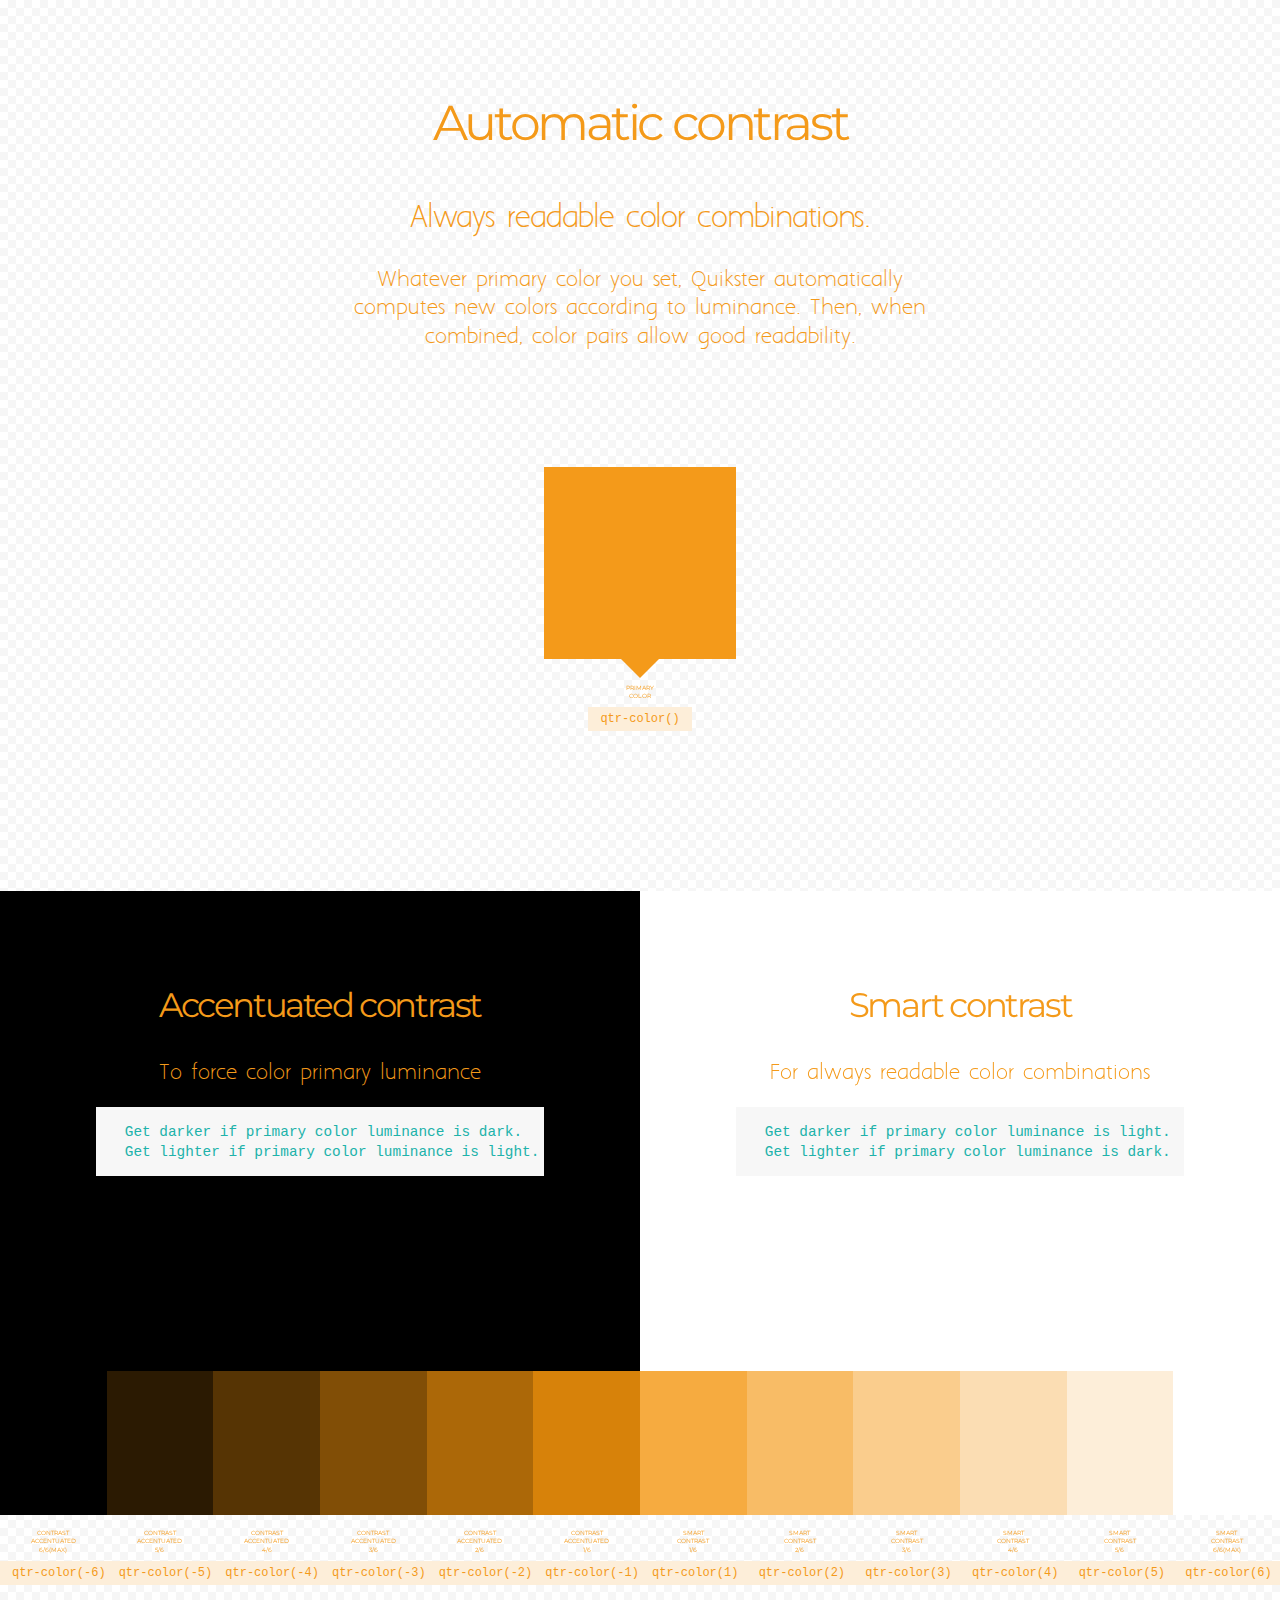
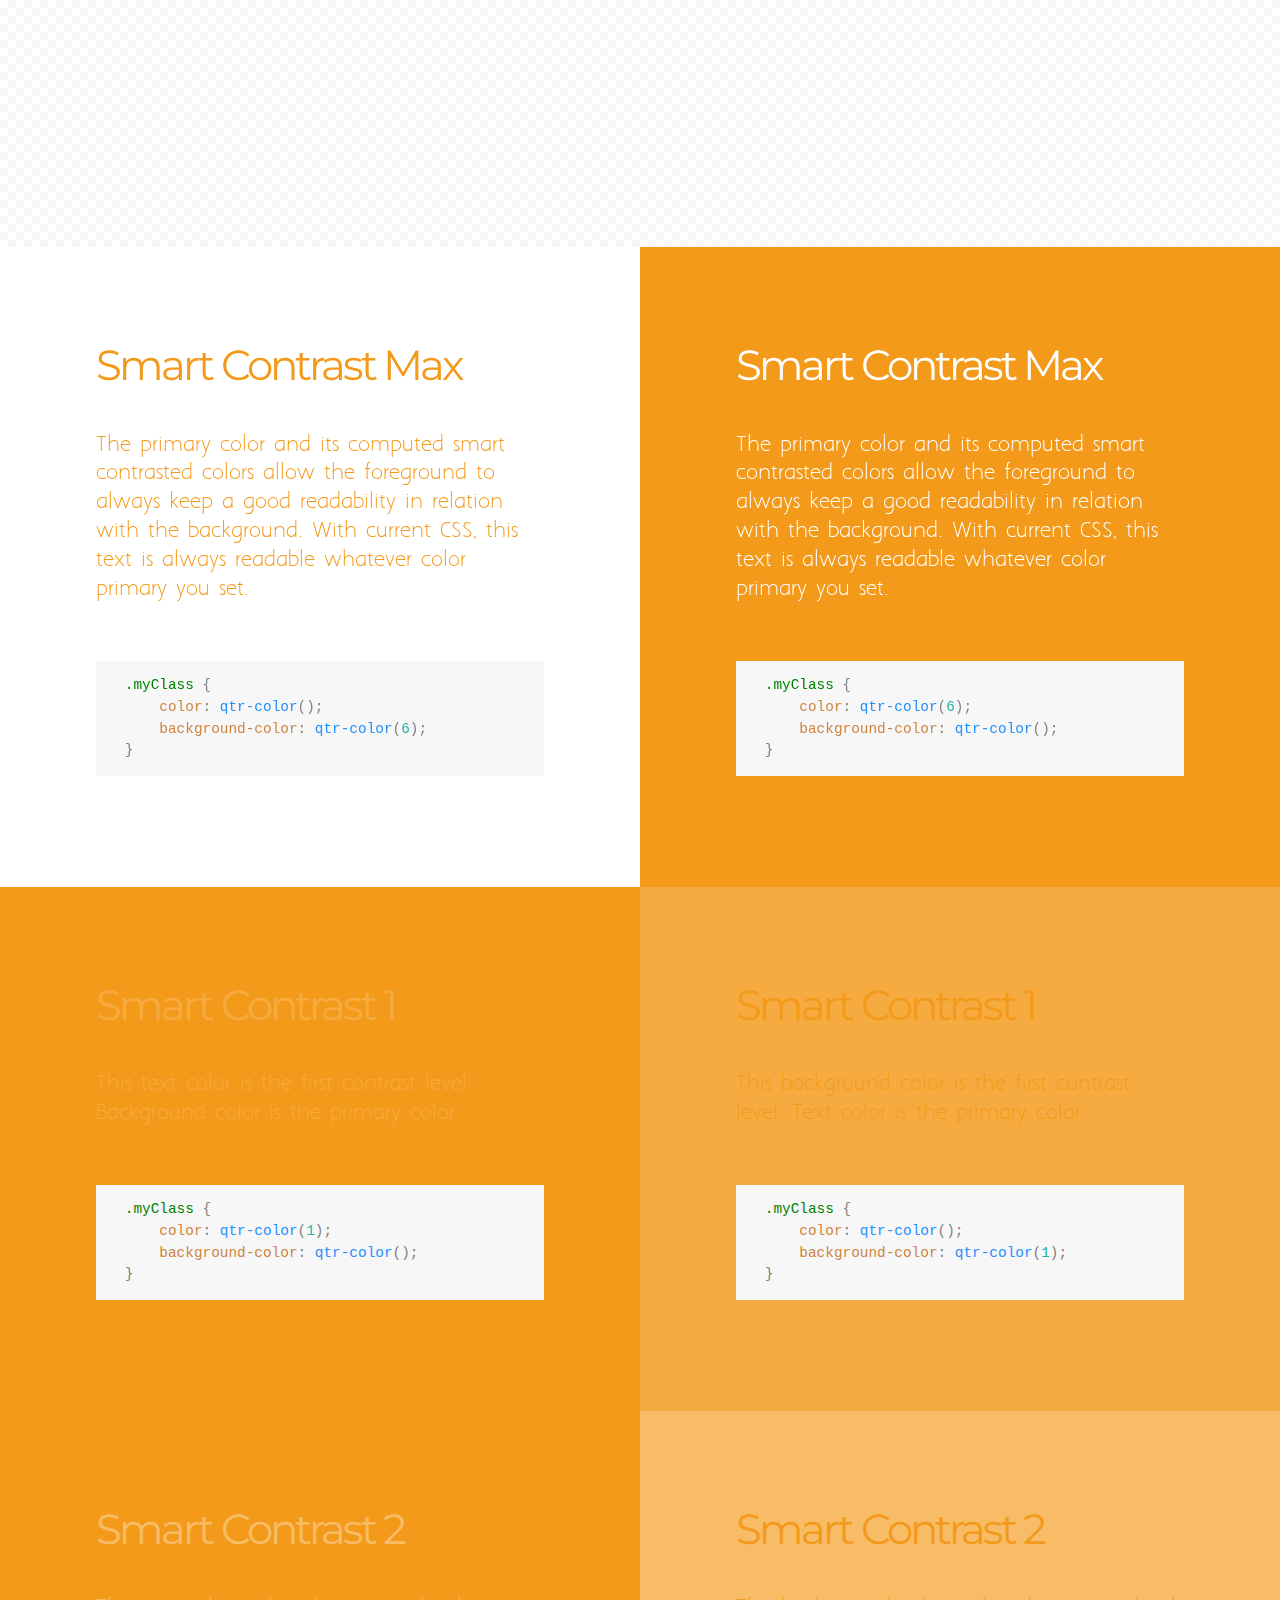
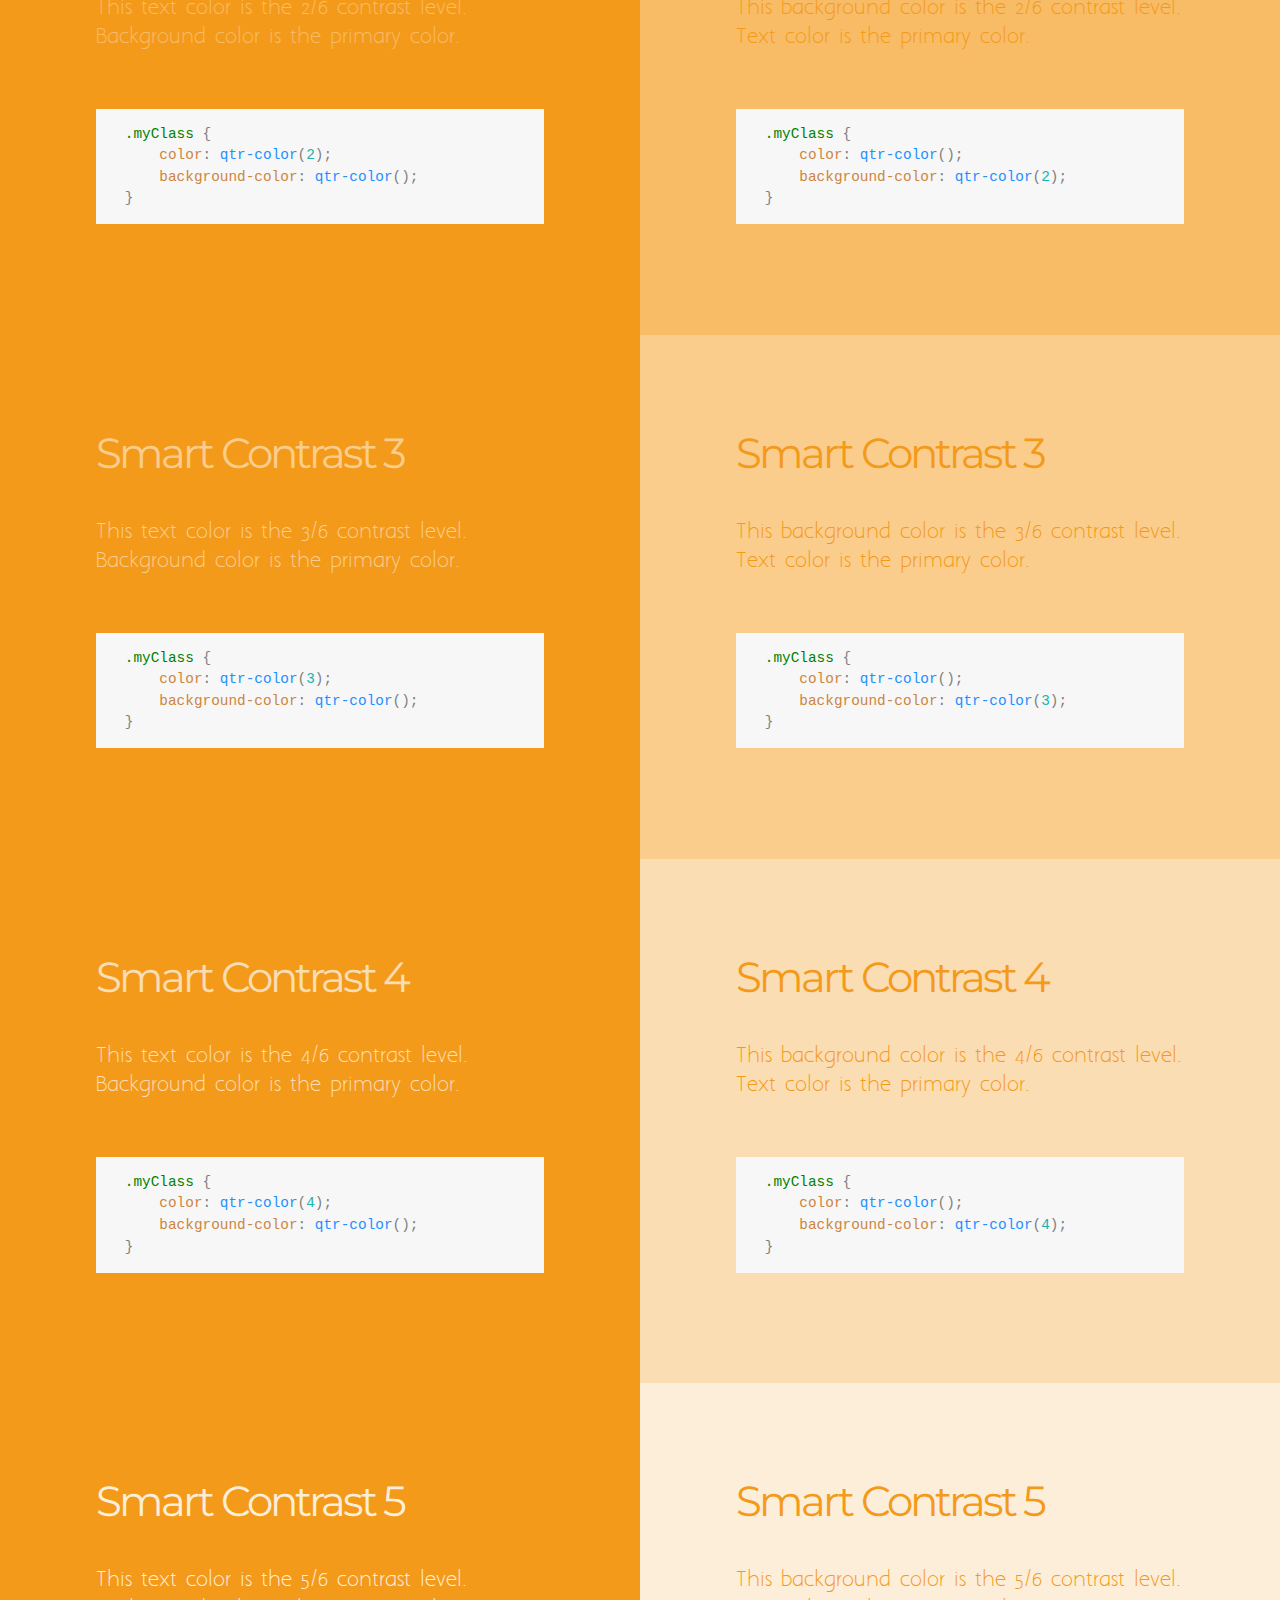
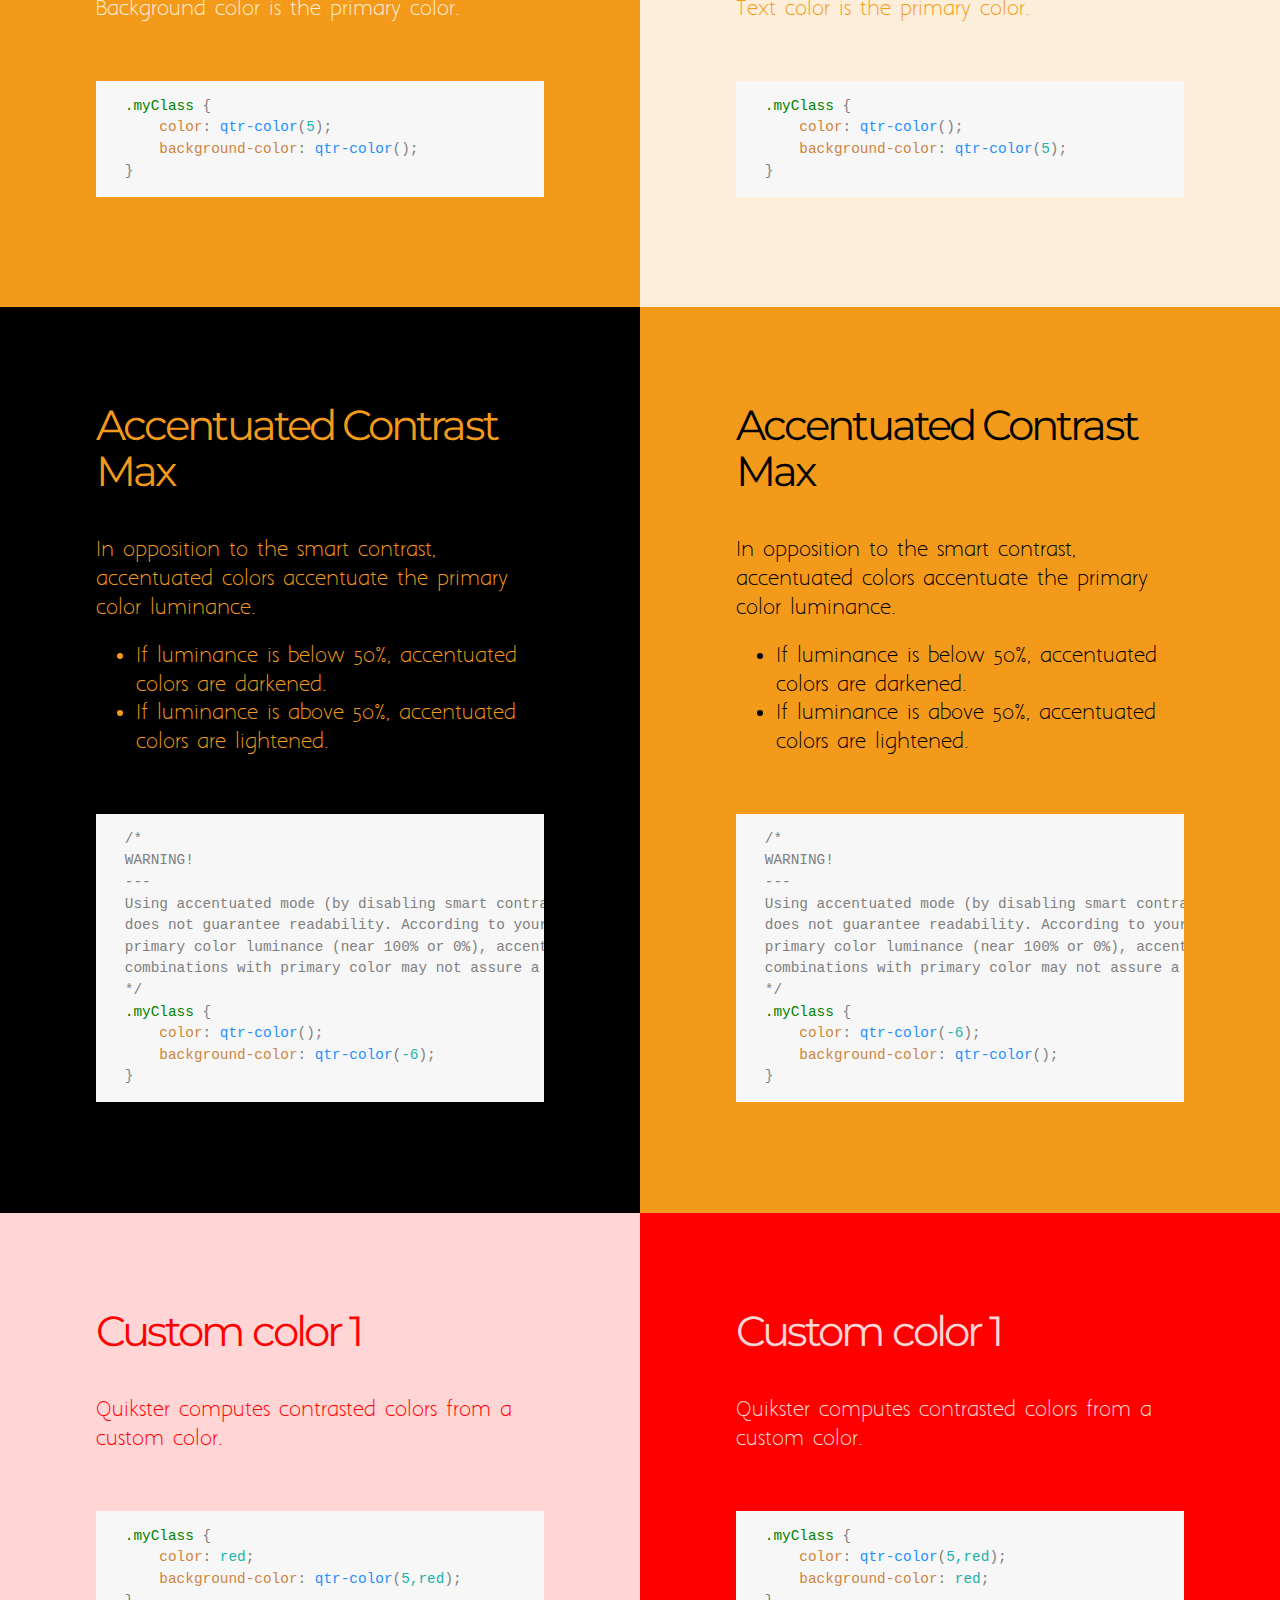
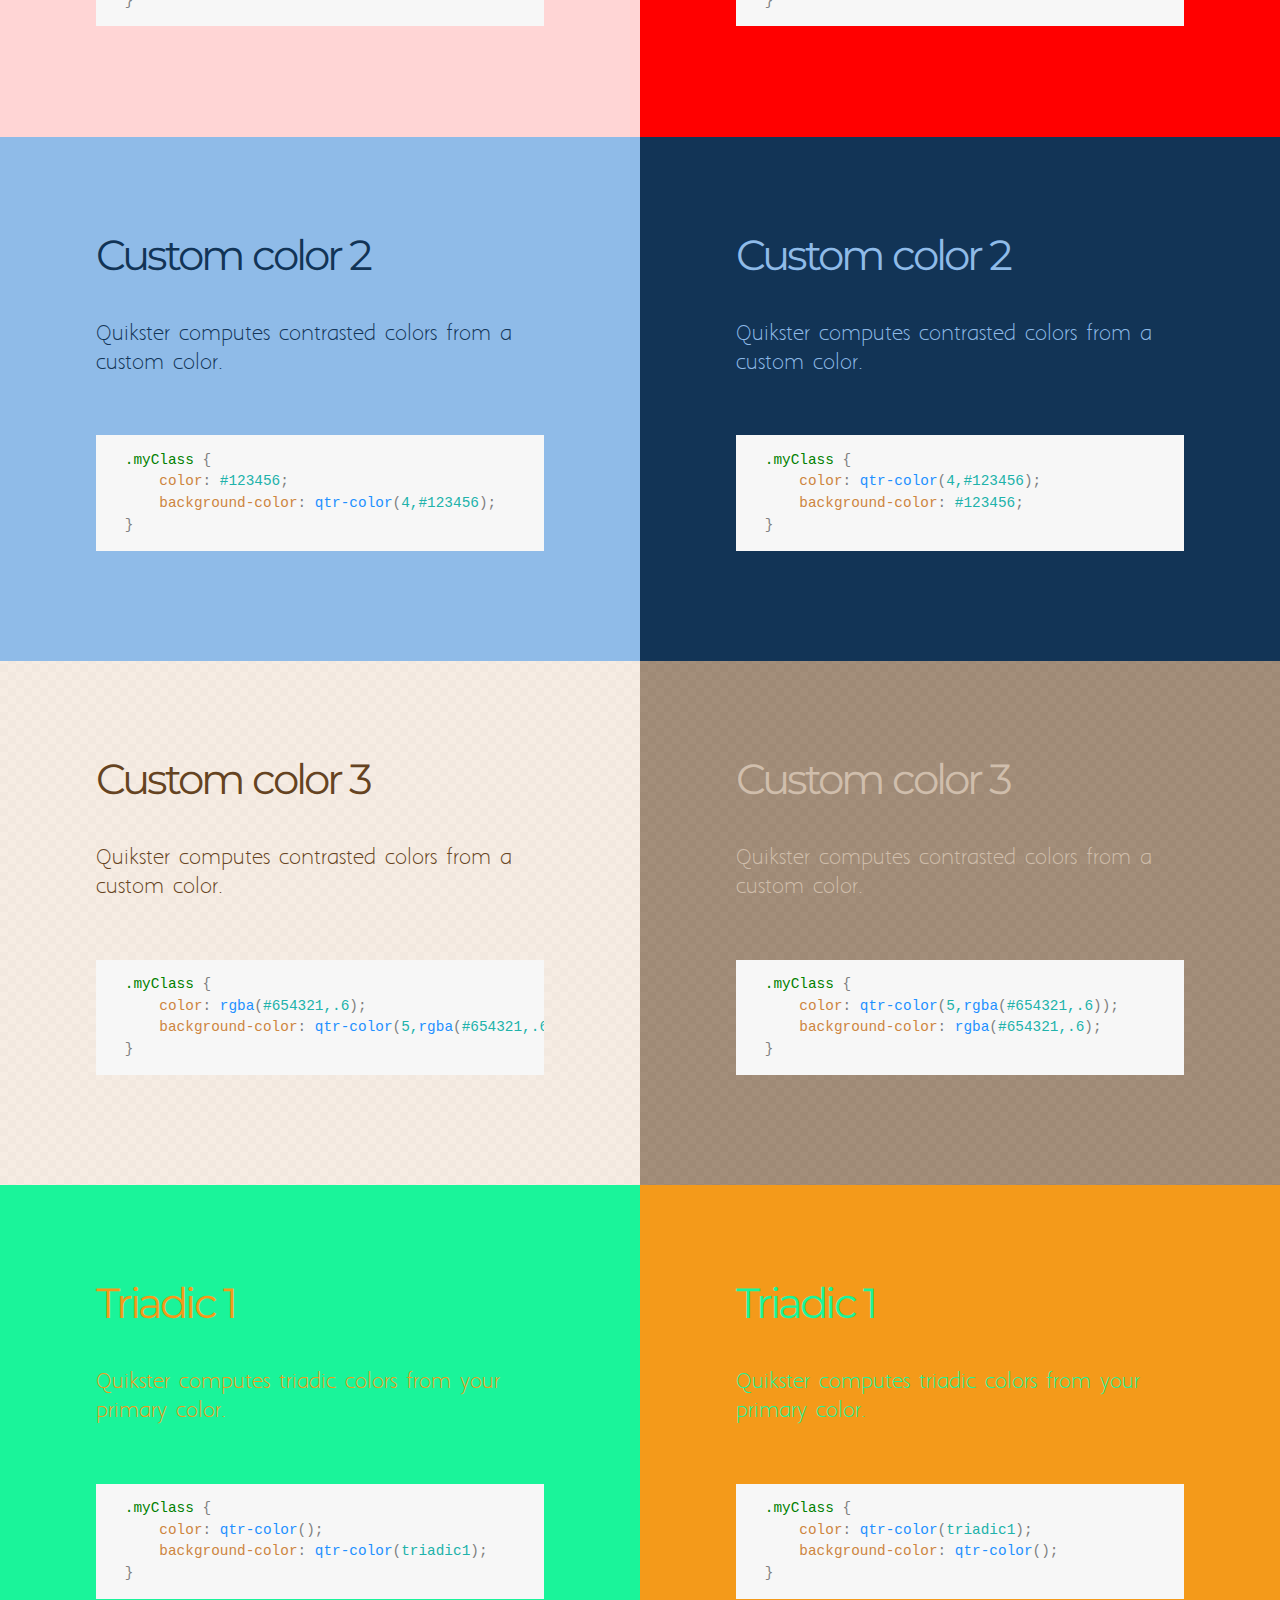
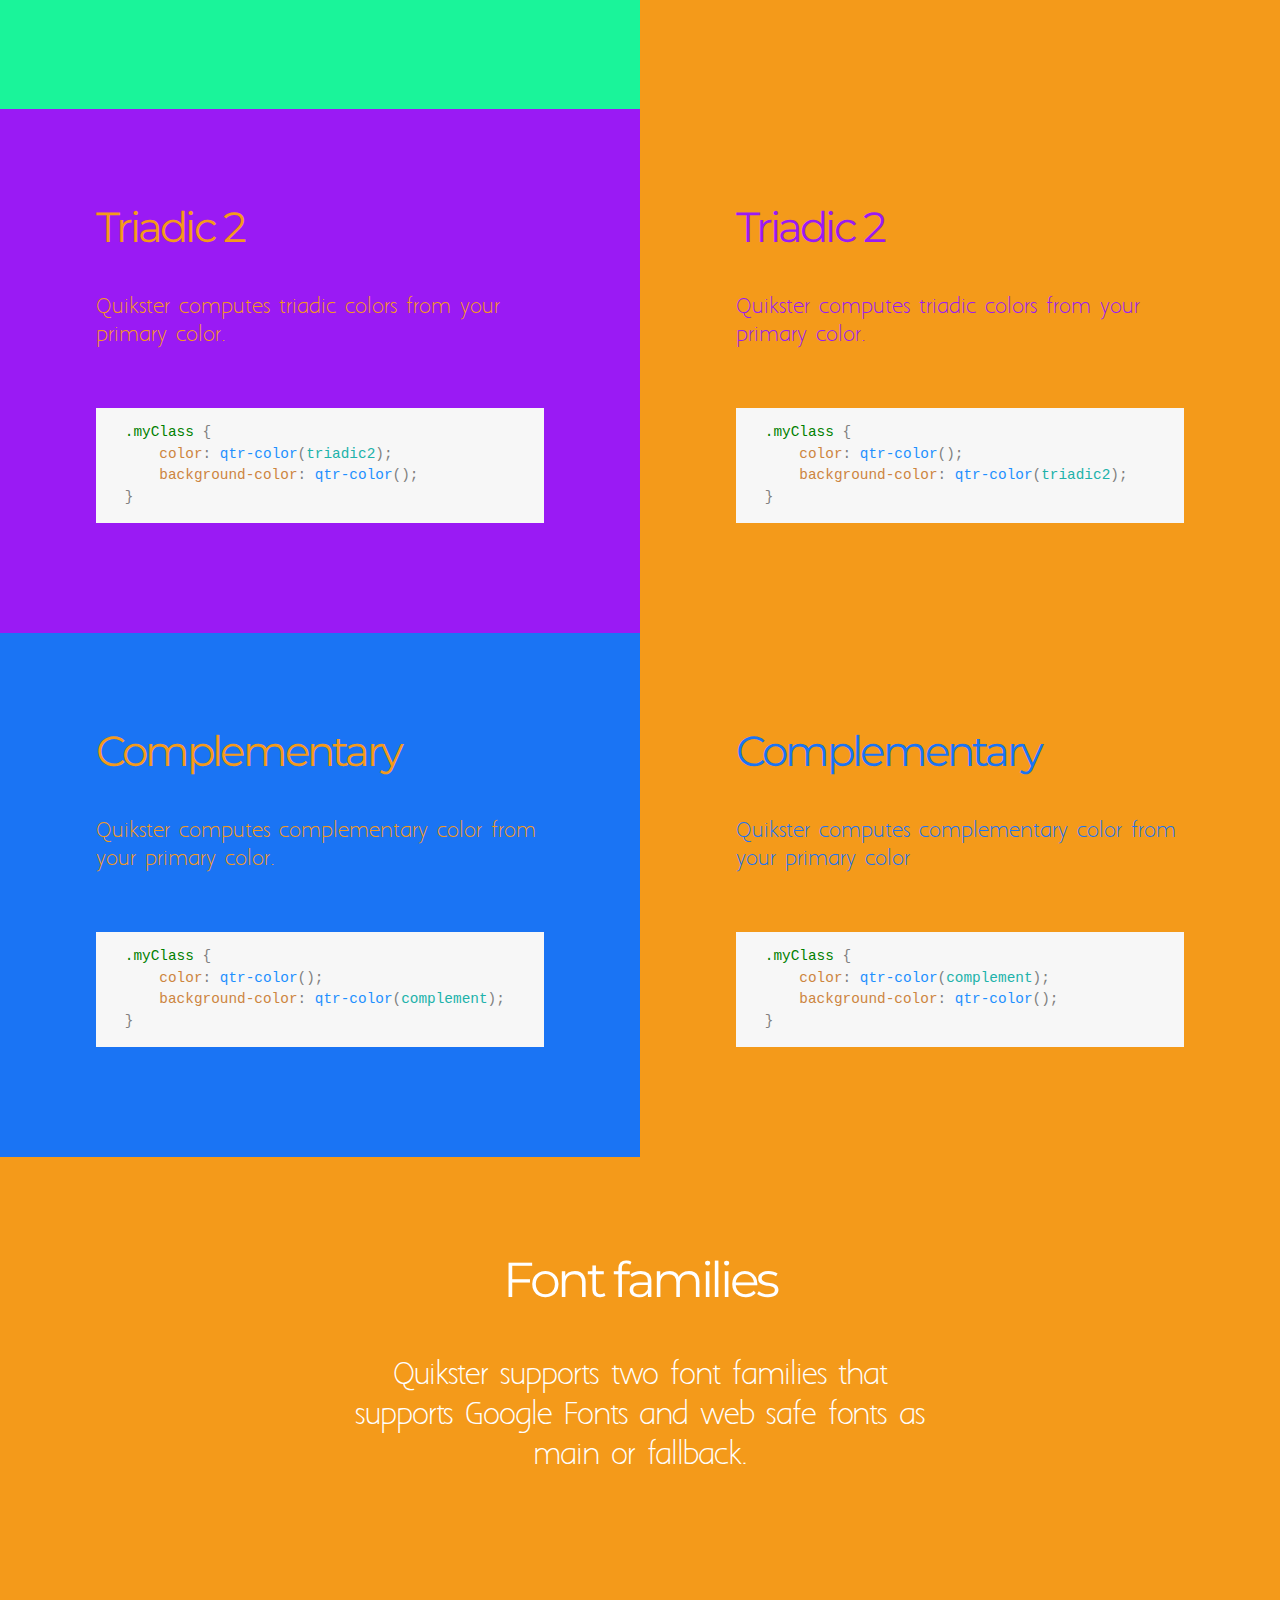
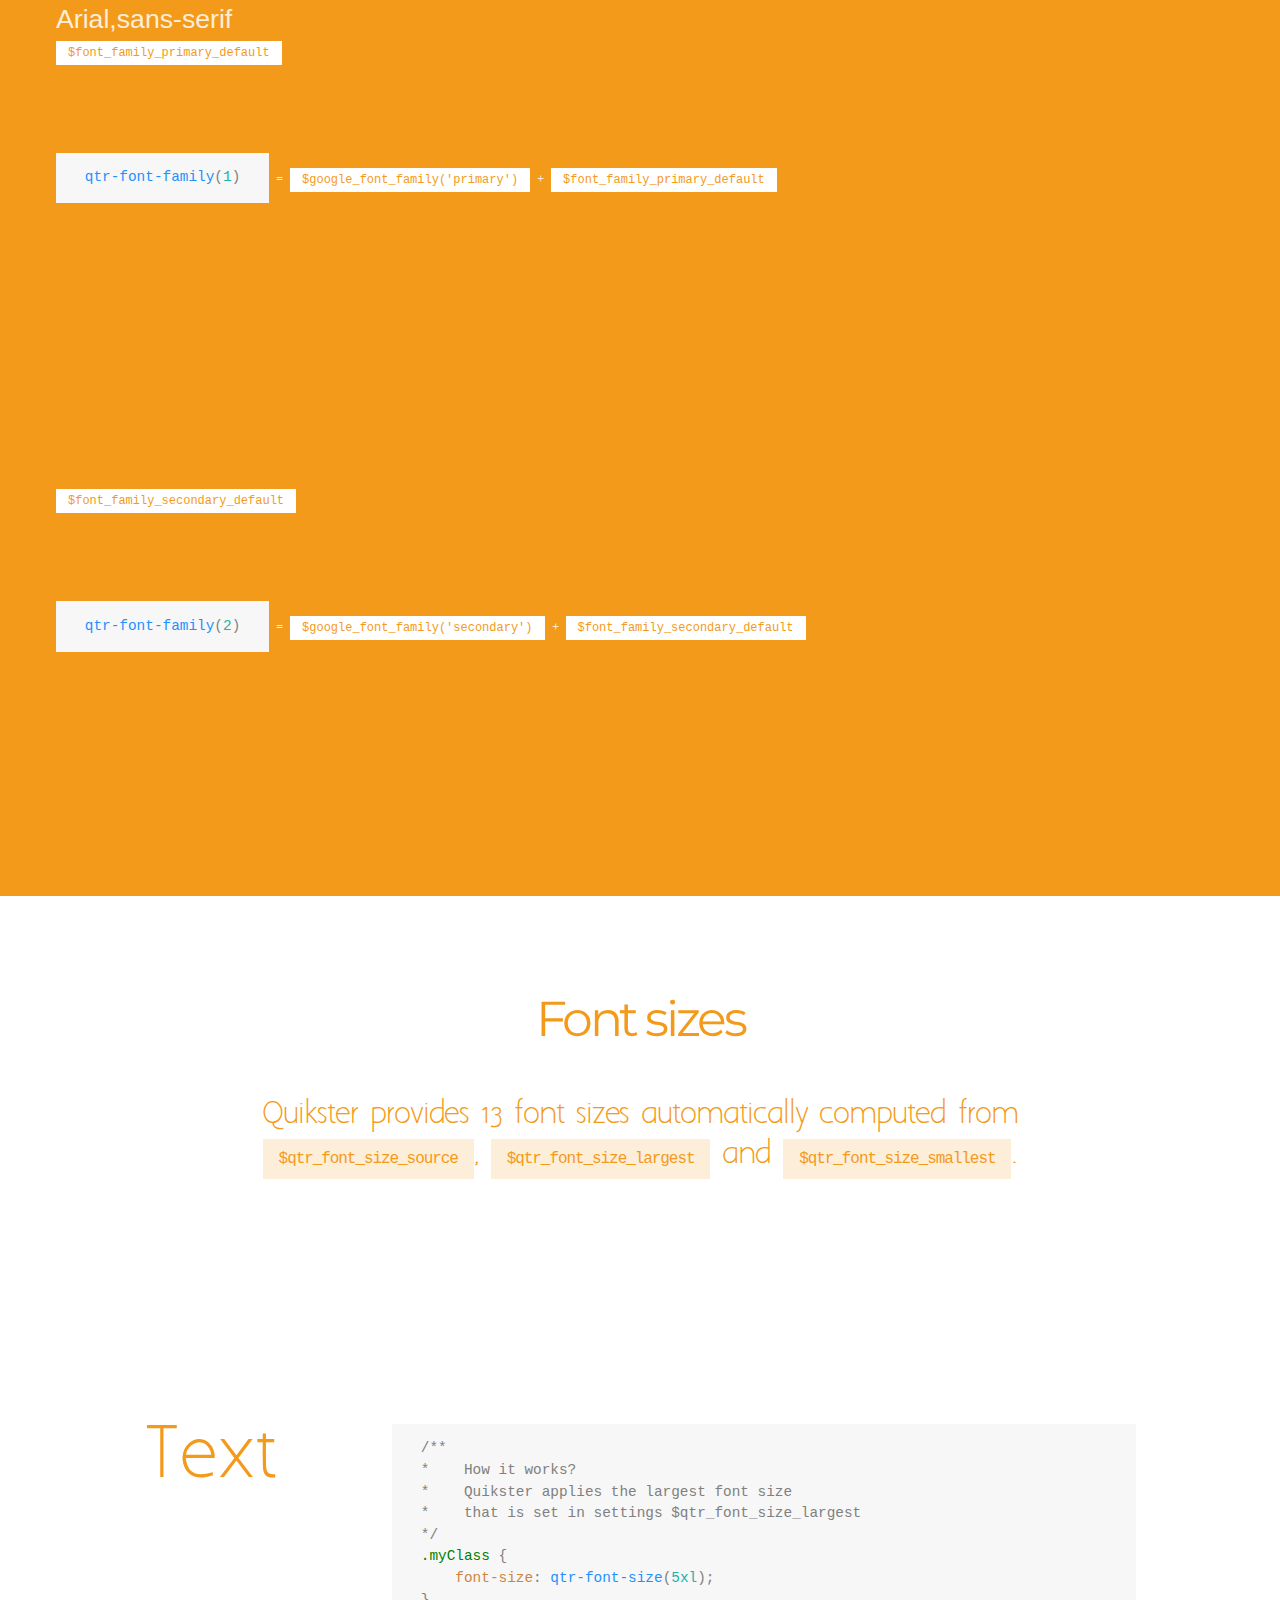
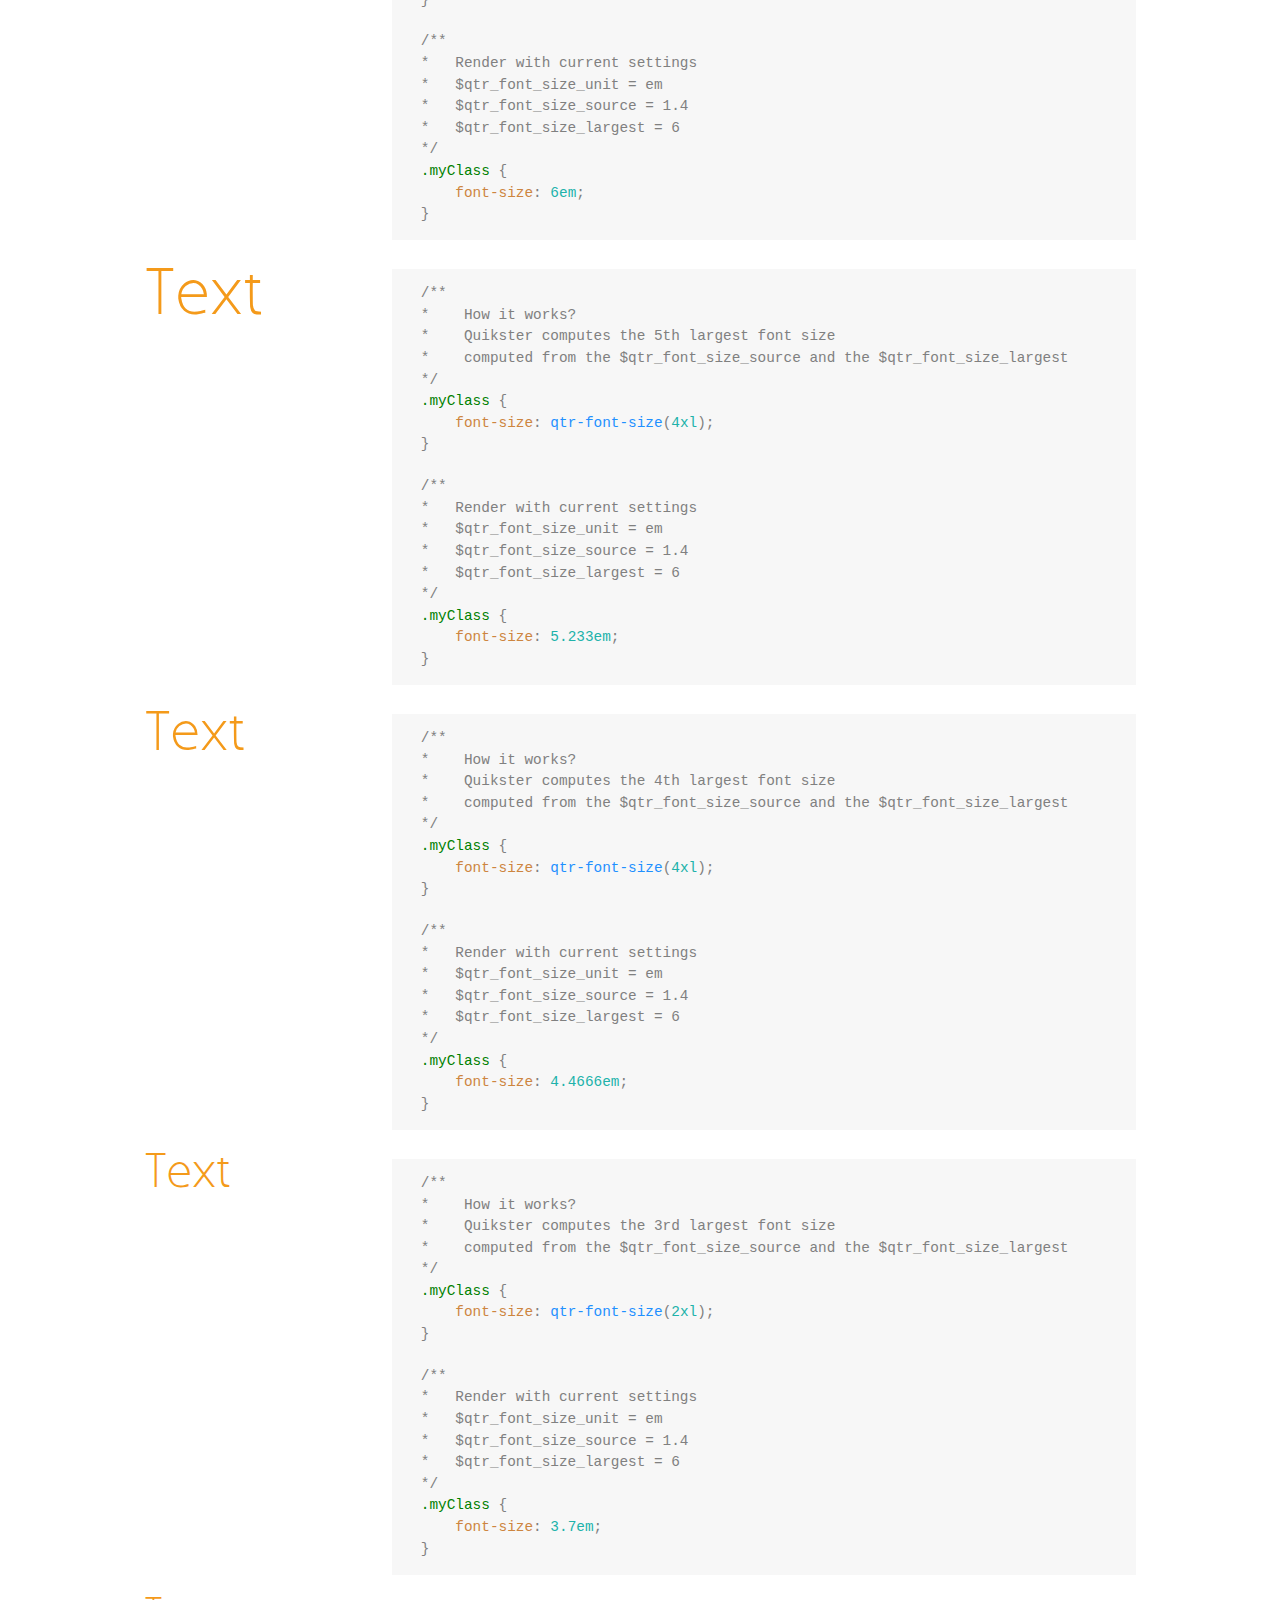
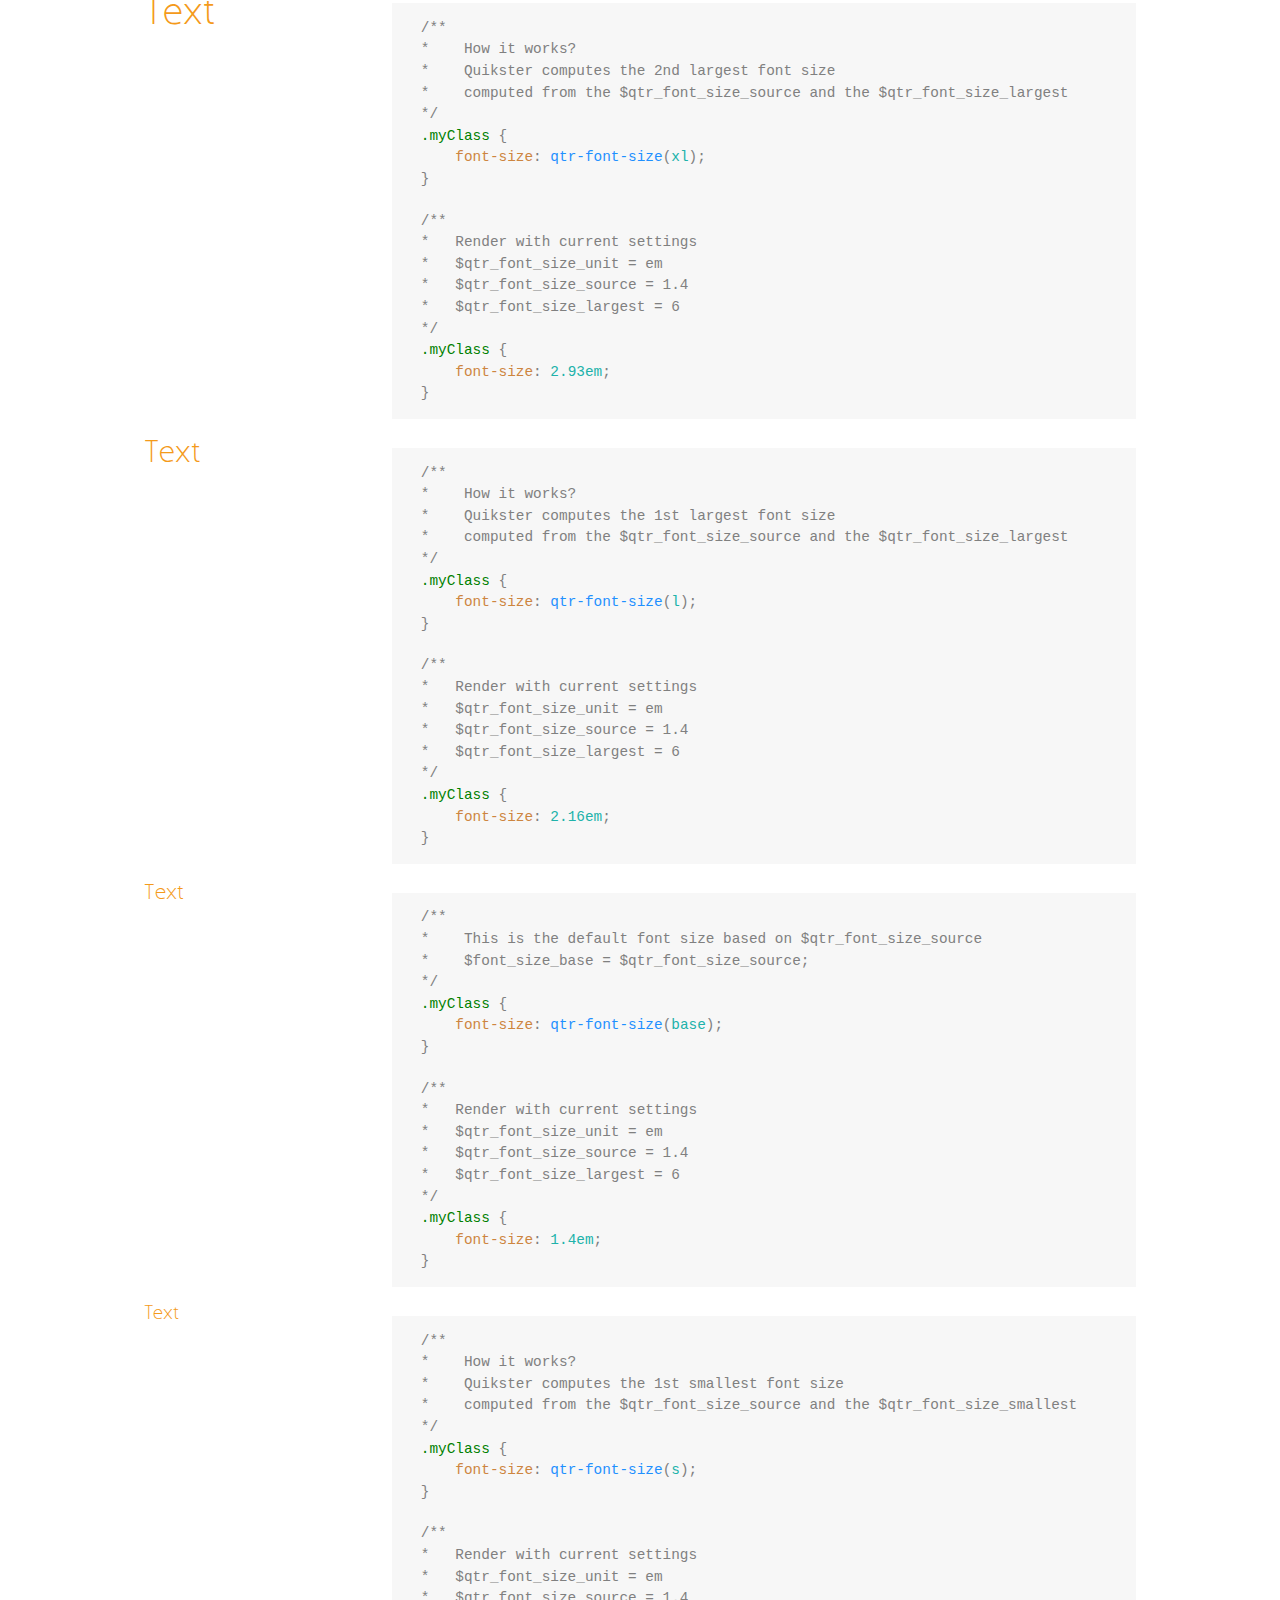
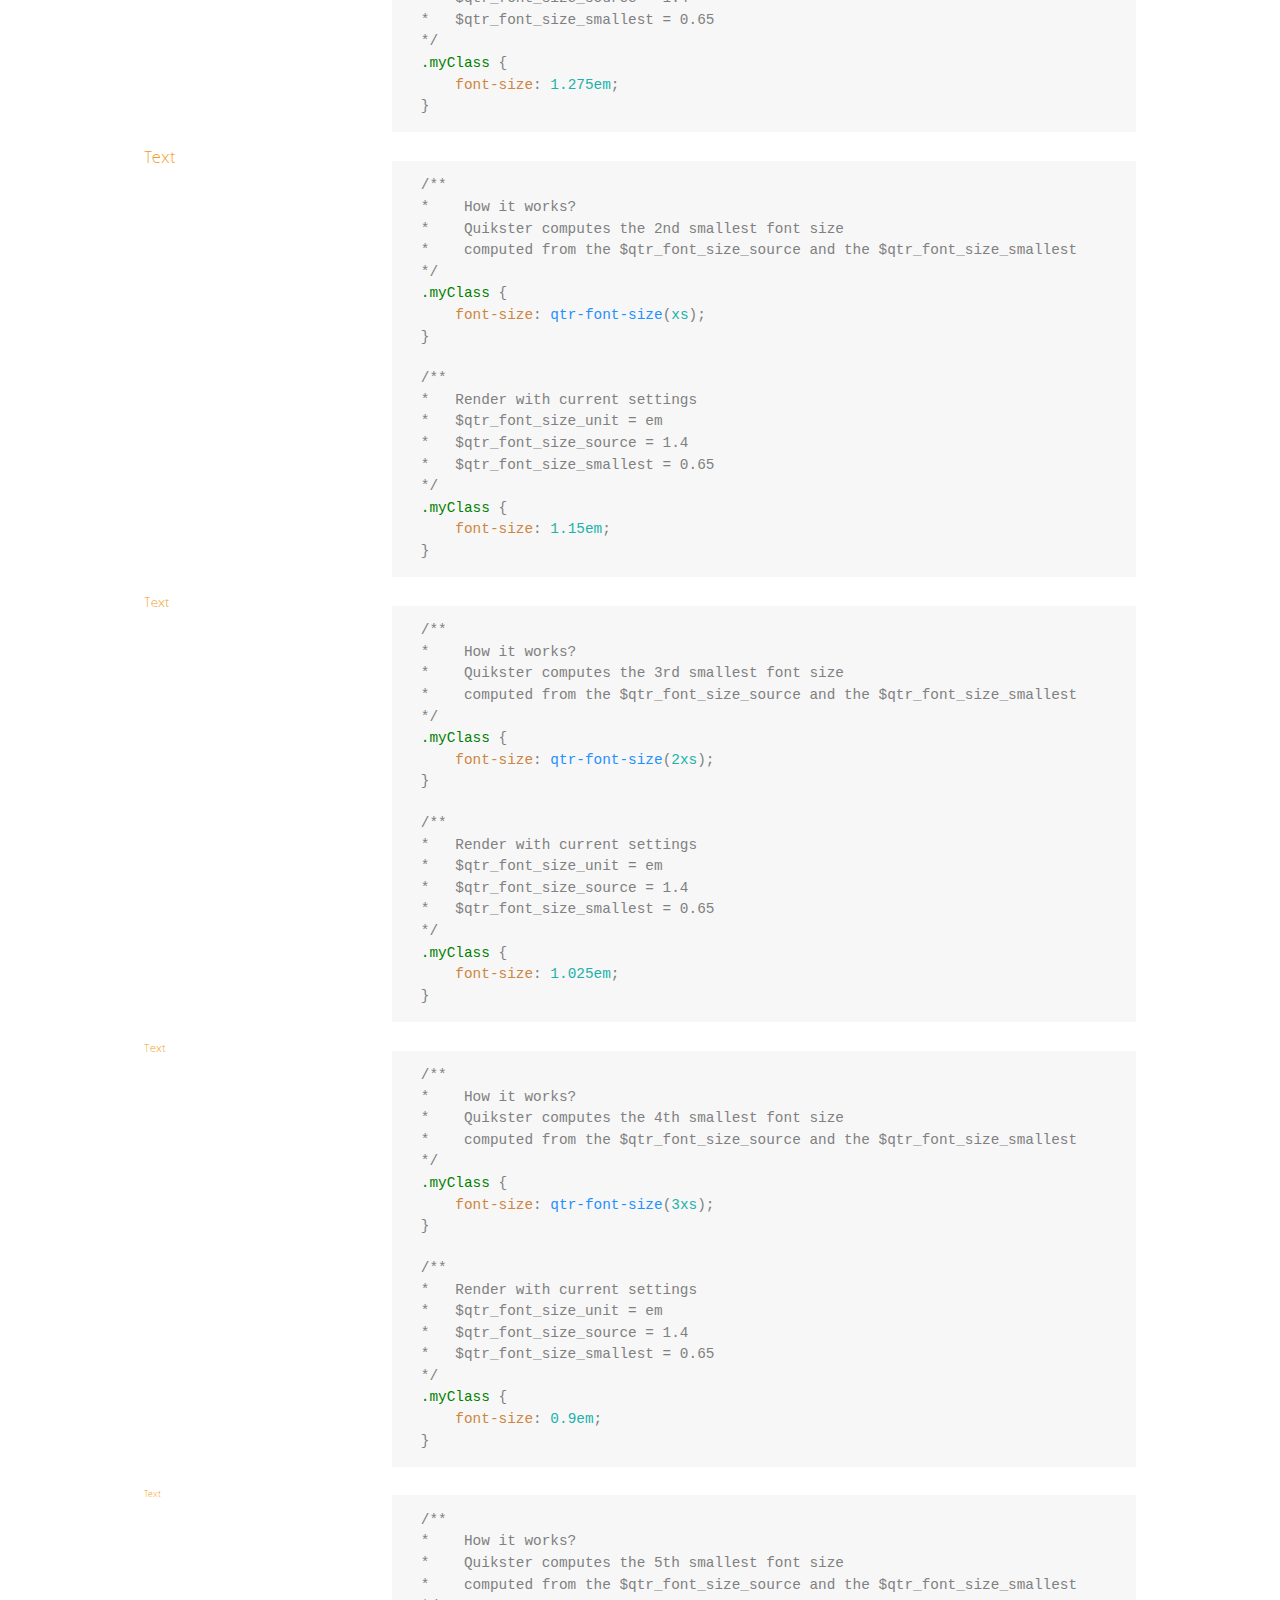
<file: demo.html>
<!DOCTYPE html>
<html lang="en">

<head>
    <meta charset="utf-8">
    <meta content="IE=edge" http-equiv="X-UA-Compatible">
    <meta content="width=device-width, initial-scale=1" name="viewport">
    <title>Quikster | Demo</title>
    <link href="css-compiled/normalize.min.css" rel="stylesheet">

    <!-- Framework + template -->
    <link href="css-compiled/starter.css" rel="stylesheet" id="skin">
    <!-- <link href="css/lib/prism.css" rel="stylesheet"> -->
    <!-- HTML5 Shim and Respond.js IE8 support of HTML5 elements and media queries -->
    <!-- WARNING: Respond.js doesn't work if you view the page via file:// -->
    <!--[if lt IE 9]>
    <script src="js/html5shiv.js"></script>
    <script src="js/respond.min.js"></script>
    <![endif]-->
</head>

<body>

    <!-- Automatic contrast -->
    <article id="automatic-contrast" class="color-primary-contrast-max invert pattern">

        <div class="row">
            <div class="col-12 text-center">
                <div class="row row-small padded">
                    <div class="col-12">
                        <h2>Automatic contrast</h2>
                        <p class="slide-description">Always readable color combinations.</p>
                        <p>Whatever primary color you set, Quikster automatically computes new colors according to luminance. Then, when combined, color pairs allow good readability.</p>
                    </div>
                </div>

            </div>
            <div class="col-12 text-center">
                <span class="color color-primary"></span>
                <p class="color-text mgtop3dot0">Primary color</p>
                <code class="highlight-code">qtr-color()</code>
                <hr class="small">
                <div class="row">
                    <div class="col-6 col-md-12 col-lg-12">
                        <div class="row">
                            <div class="col-12">
                                <div class="smart-contrast accent padded">
                                    <h4>Accentuated contrast</h4>
                                    <p>To force color primary luminance</p>
                                    <pre class="line-numbers">
                                        <code class="language-html">
                                            Get darker if primary color luminance is dark.
                                            Get lighter if primary color luminance is light.
                                        </code>
                                    </pre>
                                </div>
                            </div>
                        </div>
                        <div class="row">
                            <div class="col-2 col-sm-4 col-xs-4 mgbot2dot0">
                                <span class="color color-primary-contrast-accent-max"></span>
                                <p class="color-text">Contrast accentuated 6/6(max)</p>
                                <code class="highlight-code">qtr-color(-6)</code>
                            </div>
                            <div class="col-2 col-sm-4 col-xs-4 mgbot2dot0">
                                <span class="color color-primary-contrast-accent-5"></span>
                                <p class="color-text">Contrast accentuated 5/6</p>
                                <code class="highlight-code">qtr-color(-5)</code>
                            </div>
                            <div class="col-2 col-sm-4 col-xs-4 mgbot2dot0">
                                <span class="color color-primary-contrast-accent-4"></span>
                                <p class="color-text">Contrast accentuated 4/6</p>
                                <code class="highlight-code">qtr-color(-4)</code>
                            </div>
                            <div class="col-2 col-sm-4 col-xs-4 mgbot2dot0">
                                <span class="color color-primary-contrast-accent-3"></span>
                                <p class="color-text">Contrast accentuated 3/6</p>
                                <code class="highlight-code">qtr-color(-3)</code>
                            </div>
                            <div class="col-2 col-sm-4 col-xs-4 mgbot2dot0">
                                <span class="color color-primary-contrast-accent-2"></span>
                                <p class="color-text">Contrast accentuated 2/6</p>
                                <code class="highlight-code">qtr-color(-2)</code>
                            </div>
                            <div class="col-2 col-sm-4 col-xs-4 mgbot2dot0">
                                <span class="color color-primary-contrast-accent-1"></span>
                                <p class="color-text">Contrast accentuated 1/6</p>
                                <code class="highlight-code">qtr-color(-1)</code>
                            </div>
                        </div>
                    </div>

                    <div class="col-6 col-md-12 col-lg-12">
                        <div class="row">
                            <div class="col-12">
                                <div class="smart-contrast padded">
                                    <h4>Smart contrast</h4>
                                    <p>For always readable color combinations</p>
                                    <pre class="line-numbers">
                                        <code class="language-html">
                                            Get darker if primary color luminance is light.
                                            Get lighter if primary color luminance is dark.
                                        </code>
                                    </pre>
                                </div>
                            </div>
                        </div>
                        <div class="row">
                            <div class="col-2 col-sm-4 col-xs-4 mgbot2dot0">
                                <span class="color color-primary-contrast-1"></span>
                                <p class="color-text">Smart contrast 1/6</p>
                                <code class="highlight-code">qtr-color(1)</code>
                            </div>
                            <div class="col-2 col-sm-4 col-xs-4 mgbot2dot0">
                                <span class="color color-primary-contrast-2"></span>
                                <p class="color-text">Smart contrast 2/6</p>
                                <code class="highlight-code">qtr-color(2)</code>
                            </div>
                            <div class="col-2 col-sm-4 col-xs-4 mgbot2dot0">
                                <span class="color color-primary-contrast-3"></span>
                                <p class="color-text">Smart contrast 3/6</p>
                                <code class="highlight-code">qtr-color(3)</code>
                            </div>
                            <div class="col-2 col-sm-4 col-xs-4 mgbot2dot0">
                                <span class="color color-primary-contrast-4"></span>
                                <p class="color-text">Smart contrast 4/6</p>
                                <code class="highlight-code">qtr-color(4)</code>
                            </div>
                            <div class="col-2 col-sm-4 col-xs-4 mgbot2dot0">
                                <span class="color color-primary-contrast-5"></span>
                                <p class="color-text">Smart contrast 5/6</p>
                                <code class="highlight-code">qtr-color(5)</code>
                            </div>
                            <div class="col-2 col-sm-4 col-xs-4 mgbot2dot0">
                                <span class="color color-primary-contrast-max"></span>
                                <p class="color-text">Smart contrast 6/6(max)</p>
                                <code class="highlight-code">qtr-color(6)</code>
                            </div>
                        </div>

                    </div>


                </div>
                <hr>
            </div>
        </div>

        <div class="row">
            <div class="col-6 col-md-12 padded color-primary-contrast-max invert">
                <h3>Smart Contrast Max</h3>
                <p class="mgbot3dot0">The primary color and its computed smart contrasted colors allow the foreground to always keep a good readability in relation with the background. With current CSS, this text is always readable whatever color primary you set.</p>
                <pre class="line-numbers">
                    <code class="language-scss">
                        .myClass {
                            color: qtr-color();
                            background-color: qtr-color(6);
                        }
                    </code>
                </pre>
            </div>
            <div class="col-6 col-md-12 padded color-primary-contrast-max">
                <h3>Smart Contrast Max</h3>
                <p class="mgbot3dot0">The primary color and its computed smart contrasted colors allow the foreground to always keep a good readability in relation with the background. With current CSS, this text is always readable whatever color primary you set.</p>
                <pre class="line-numbers">
                    <code class="language-scss">
                        .myClass {
                            color: qtr-color(6);
                            background-color: qtr-color();
                        }
                    </code>
                </pre>
            </div>
        </div>

        <div class="row">
            <div class="col-6 col-md-12 padded color-primary-contrast-1">
                <h3>Smart Contrast 1</h3>
                <p class="mgbot3dot0">This text color is the first contrast level. Background color is the primary color.</p>
                <pre class="line-numbers">
                    <code class="language-scss">
                        .myClass {
                            color: qtr-color(1);
                            background-color: qtr-color();
                        }
                    </code>
                </pre>
            </div>
            <div class="col-6 col-md-12 padded color-primary-contrast-1 invert">
                <h3>Smart Contrast 1</h3>
                <p class="mgbot3dot0">This background color is the first contrast level. Text color is the primary color.</p>
                <pre class="line-numbers">
                    <code class="language-scss">
                        .myClass {
                            color: qtr-color();
                            background-color: qtr-color(1);
                        }
                    </code>
                </pre>
            </div>
        </div>

        <div class="row">
            <div class="col-6 col-md-12 padded color-primary-contrast-2">
                <h3>Smart Contrast 2</h3>
                <p class="mgbot3dot0">This text color is the 2/6 contrast level. Background color is the primary color.</p>
                <pre class="line-numbers">
                    <code class="language-scss">
                        .myClass {
                            color: qtr-color(2);
                            background-color: qtr-color();
                        }
                    </code>
                </pre>
            </div>
            <div class="col-6 col-md-12 padded color-primary-contrast-2 invert">
                <h3>Smart Contrast 2</h3>
                <p class="mgbot3dot0">This background color is the 2/6 contrast level. Text color is the primary color.</p>
                <pre class="line-numbers">
                    <code class="language-scss">
                        .myClass {
                            color: qtr-color();
                            background-color: qtr-color(2);
                        }
                    </code>
                </pre>
            </div>
        </div>

        <div class="row">
            <div class="col-6 col-md-12 padded color-primary-contrast-3">
                <h3>Smart Contrast 3</h3>
                <p class="mgbot3dot0">This text color is the 3/6 contrast level. Background color is the primary color.</p>
                <pre class="line-numbers">
                    <code class="language-scss">
                        .myClass {
                            color: qtr-color(3);
                            background-color: qtr-color();
                        }
                    </code>
                </pre>
            </div>
            <div class="col-6 col-md-12 padded color-primary-contrast-3 invert">
                <h3>Smart Contrast 3</h3>
                <p class="mgbot3dot0">This background color is the 3/6 contrast level. Text color is the primary color.</p>
                <pre class="line-numbers">
                    <code class="language-scss">
                        .myClass {
                            color: qtr-color();
                            background-color: qtr-color(3);
                        }
                    </code>
                </pre>
            </div>
        </div>

        <div class="row">
            <div class="col-6 col-md-12 padded color-primary-contrast-4">
                <h3>Smart Contrast 4</h3>
                <p class="mgbot3dot0">This text color is the 4/6 contrast level. Background color is the primary color.</p>
                <pre class="line-numbers">
                    <code class="language-scss">
                        .myClass {
                            color: qtr-color(4);
                            background-color: qtr-color();
                        }
                    </code>
                </pre>
            </div>
            <div class="col-6 col-md-12 padded color-primary-contrast-4 invert">
                <h3>Smart Contrast 4</h3>
                <p class="mgbot3dot0">This background color is the 4/6 contrast level. Text color is the primary color.</p>
                <pre class="line-numbers">
                    <code class="language-scss">
                        .myClass {
                            color: qtr-color();
                            background-color: qtr-color(4);
                        }
                    </code>
                </pre>
            </div>
        </div>

        <div class="row">
            <div class="col-6 col-md-12 padded color-primary-contrast-5">
                <h3>Smart Contrast 5</h3>
                <p class="mgbot3dot0">This text color is the 5/6 contrast level. Background color is the primary color.</p>
                <pre class="line-numbers">
                    <code class="language-scss">
                        .myClass {
                            color: qtr-color(5);
                            background-color: qtr-color();
                        }
                    </code>
                </pre>
            </div>
            <div class="col-6 col-md-12 padded color-primary-contrast-5 invert">
                <h3>Smart Contrast 5</h3>
                <p class="mgbot3dot0">This background color is the 5/6 contrast level. Text color is the primary color.</p>
                <pre class="line-numbers">
                    <code class="language-scss">
                        .myClass {
                            color: qtr-color();
                            background-color: qtr-color(5);
                        }
                    </code>
                </pre>
            </div>
        </div>

        <div class="row">
            <div class="col-6 col-md-12 padded color-primary-contrast-accent-max invert">
                <h3>Accentuated Contrast Max</h3>
                <p>In opposition to the smart contrast, accentuated colors accentuate the primary color luminance.</p>
                <ul class="mgbot3dot0">
                    <li>If luminance is below 50%, accentuated colors are darkened.</li>
                    <li>If luminance is above 50%, accentuated colors are lightened.</li>
                </ul>
                <pre class="line-numbers">
                    <code class="language-scss">
                        /*
                        WARNING!
                        ---
                        Using accentuated mode (by disabling smart contrast)
                        does not guarantee readability. According to your
                        primary color luminance (near 100% or 0%), accentuated contrasted color
                        combinations with primary color may not assure a good readability
                        */
                        .myClass {
                            color: qtr-color();
                            background-color: qtr-color(-6);
                        }
                    </code>
                </pre>
            </div>
            <div class="col-6 col-md-12 padded color-primary-contrast-accent-max">
                <h3>Accentuated Contrast Max</h3>
                <p>In opposition to the smart contrast, accentuated colors accentuate the primary color luminance.</p>
                <ul class="mgbot3dot0">
                    <li>If luminance is below 50%, accentuated colors are darkened.</li>
                    <li>If luminance is above 50%, accentuated colors are lightened.</li>
                </ul>
                <pre class="line-numbers">
                    <code class="language-scss">
                        /*
                        WARNING!
                        ---
                        Using accentuated mode (by disabling smart contrast)
                        does not guarantee readability. According to your
                        primary color luminance (near 100% or 0%), accentuated contrasted color
                        combinations with primary color may not assure a good readability
                        */
                        .myClass {
                            color: qtr-color(-6);
                            background-color: qtr-color();
                        }
                    </code>
                </pre>
            </div>
        </div>

        <div class="row">
            <div class="col-6 col-md-12 padded color-custom-1">
                <h3>Custom color 1</h3>
                <p class="mgbot3dot0">Quikster computes contrasted colors from a custom color.</p>
                <pre class="line-numbers">
                    <code class="language-scss">
                        .myClass {
                            color: red;
                            background-color: qtr-color(5,red);
                        }
                    </code>
                </pre>
            </div>
            <div class="col-6 col-md-12 padded color-custom-1 invert">
                <h3>Custom color 1</h3>
                <p class="mgbot3dot0">Quikster computes contrasted colors from a custom color.</p>
                <pre class="line-numbers">
                    <code class="language-scss">
                        .myClass {
                            color: qtr-color(5,red);
                            background-color: red;
                        }
                    </code>
                </pre>
            </div>
        </div>

        <div class="row">
            <div class="col-6 col-md-12 padded color-custom-2">
                <h3>Custom color 2</h3>
                <p class="mgbot3dot0">Quikster computes contrasted colors from a custom color.</p>
                <pre class="line-numbers">
                    <code class="language-scss">
                        .myClass {
                            color: #123456;
                            background-color: qtr-color(4,#123456);
                        }
                    </code>
                </pre>
            </div>
            <div class="col-6 col-md-12 padded color-custom-2 invert">
                <h3>Custom color 2</h3>
                <p class="mgbot3dot0">Quikster computes contrasted colors from a custom color.</p>
                <pre class="line-numbers">
                    <code class="language-scss">
                        .myClass {
                            color: qtr-color(4,#123456);
                            background-color: #123456;
                        }
                    </code>
                </pre>
            </div>
        </div>

        <div class="row">
            <div class="col-6 col-md-12 padded color-custom-3">
                <h3>Custom color 3</h3>
                <p class="mgbot3dot0">Quikster computes contrasted colors from a custom color.</p>
                <pre class="line-numbers">
                    <code class="language-scss">
                        .myClass {
                            color: rgba(#654321,.6);
                            background-color: qtr-color(5,rgba(#654321,.6));
                        }
                    </code>
                </pre>
            </div>
            <div class="col-6 col-md-12 padded color-custom-3 invert">
                <h3>Custom color 3</h3>
                <p class="mgbot3dot0">Quikster computes contrasted colors from a custom color.</p>
                <pre class="line-numbers">
                    <code class="language-scss">
                        .myClass {
                            color: qtr-color(5,rgba(#654321,.6));
                            background-color: rgba(#654321,.6);
                        }
                    </code>
                </pre>
            </div>
        </div>

        <div class="row">
            <div class="col-6 col-md-12 padded color-primary-triadic-1">
                <h3>Triadic 1</h3>
                <p class="mgbot3dot0">Quikster computes triadic colors from your primary color.</p>
                <pre class="line-numbers">
                    <code class="language-scss">
                        .myClass {
                            color: qtr-color();
                            background-color: qtr-color(triadic1);
                        }
                    </code>
                </pre>
            </div>
            <div class="col-6 col-md-12 padded color-primary-triadic-1 invert">
                <h3>Triadic 1</h3>
                <p class="mgbot3dot0">Quikster computes triadic colors from your primary color.</p>
                <pre class="line-numbers">
                    <code class="language-scss">
                        .myClass {
                            color: qtr-color(triadic1);
                            background-color: qtr-color();
                        }
                    </code>
                </pre>
            </div>
        </div>

        <div class="row">
            <div class="col-6 col-md-12 padded color-primary-triadic-2">
                <h3>Triadic 2</h3>
                <p class="mgbot3dot0">Quikster computes triadic colors from your primary color.</p>
                <pre class="line-numbers">
                    <code class="language-scss">
                        .myClass {
                            color: qtr-color(triadic2);
                            background-color: qtr-color();
                        }
                    </code>
                </pre>
            </div>
            <div class="col-6 col-md-12 padded color-primary-triadic-2 invert">
                <h3>Triadic 2</h3>
                <p class="mgbot3dot0">Quikster computes triadic colors from your primary color.</p>
                <pre class="line-numbers">
                    <code class="language-scss">
                        .myClass {
                            color: qtr-color();
                            background-color: qtr-color(triadic2);
                        }
                    </code>
                </pre>
            </div>
        </div>

        <div class="row">
            <div class="col-6 col-md-12 padded color-primary-complement">
                <h3>Complementary</h3>
                <p class="mgbot3dot0">Quikster computes complementary color from your primary color.</p>
                <pre class="line-numbers">
                    <code class="language-scss">
                        .myClass {
                            color: qtr-color();
                            background-color: qtr-color(complement);
                        }
                    </code>
                </pre>
            </div>
            <div class="col-6 col-md-12 padded color-primary-complement invert">
                <h3>Complementary</h3>
                <p class="mgbot3dot0">Quikster computes complementary color from your primary color</p>
                <pre class="line-numbers">
                    <code class="language-scss">
                        .myClass {
                            color: qtr-color(complement);
                            background-color: qtr-color();
                        }
                    </code>
                </pre>
            </div>
        </div>

    </article>

    <!-- Font families -->
    <article id="font-families">
        <div class="row row-small padded text-center">
            <div class="col-12 color-primary-contrast-max">
                <h2>Font families</h2>
                <p class="slide-description">Quikster supports two font families that supports Google Fonts and web safe fonts as main or fallback.</p>
            </div>
        </div>
        <div class="row row-large">
            <div class="col-12 pdleft1dot0 pdright2dot0">
                <span class="font-family-primary-default-name font-size-large-responsive"></span><br>
                <code class="highlight-code">$font_family_primary_default</code>
            </div>
            <div class="col-12 pdleft1dot0 pdright2dot0">
                <span class="font-family-primary-name font-size-xxxlarge-responsive"></span><br>
                <pre class="line-numbers" style="display:inline-block; vertical-align:middle">
                    <code class="language-scss">
                        qtr-font-family(1)
                    </code>
                </pre> = <code class="highlight-code">$google_font_family('primary')</code> + <code class="highlight-code">$font_family_primary_default</code>
                <hr class="medium">
            </div>
            <div class="col-12 pdleft1dot0 pdright2dot0">
                <span class="font-family-secondary-default-name font-size-large-responsive"></span><br>
                <code class="highlight-code">$font_family_secondary_default</code>
            </div>
            <div class="col-12 pdleft1dot0 pdright2dot0">
                <span class="font-family-secondary-name font-size-xxxlarge-responsive"></span><br>
                <pre class="line-numbers" style="display:inline-block; vertical-align:middle">
                    <code class="language-scss">
                        qtr-font-family(2)
                    </code>
                </pre> = <code class="highlight-code">$google_font_family('secondary')</code> + <code class="highlight-code">$font_family_secondary_default</code>
            </div>
        </div>
        <div class="row">
            <div class="col-12">
                <hr>
            </div>
        </div>
    </article>

    <!-- Font sizes -->
    <article id="font-sizes" class="padded color-primary-contrast-max invert">
        <div class="row row-small text-center">
            <div class="col-12">
                <h2>Font sizes</h2>
                <p class="slide-description">Quikster provides 13 font sizes automatically computed from <code class="highlight-code">$qtr_font_size_source</code>, <code class="highlight-code">$qtr_font_size_largest</code> and <code class="highlight-code">$qtr_font_size_smallest</code>.</p>
                <hr>
            </div>
        </div>
        <div class="row row-medium">
            <div class="col-12">
                <div class="row">
                    <div class="col-3 col-md-12">
                        <span class="font-size-xxxxxlarge">Text</span>
                    </div>
                    <div class="col-9 col-md-12">
                        <pre class="line-numbers">
                            <code class="language-scss">
                                /**
                                *    How it works?
                                *    Quikster applies the largest font size
                                *    that is set in settings $qtr_font_size_largest
                                */
                                .myClass {
                                    font-size: qtr-font-size(5xl);
                                }

                                /**
                                *   Render with current settings
                                *   $qtr_font_size_unit = em
                                *   $qtr_font_size_source = 1.4
                                *   $qtr_font_size_largest = 6
                                */
                                .myClass {
                                    font-size: 6em;
                                }
                            </code>
                        </pre>
                    </div>
                </div>
                <div class="row">
                    <div class="col-3 col-md-12">
                        <span class="font-size-xxxxlarge">Text</span>
                    </div>
                    <div class="col-9 col-md-12">
                        <pre class="line-numbers">
                            <code class="language-scss">
                                /**
                                *    How it works?
                                *    Quikster computes the 5th largest font size
                                *    computed from the $qtr_font_size_source and the $qtr_font_size_largest
                                */
                                .myClass {
                                    font-size: qtr-font-size(4xl);
                                }

                                /**
                                *   Render with current settings
                                *   $qtr_font_size_unit = em
                                *   $qtr_font_size_source = 1.4
                                *   $qtr_font_size_largest = 6
                                */
                                .myClass {
                                    font-size: 5.233em;
                                }
                            </code>
                        </pre>
                    </div>
                </div>
                <div class="row">
                    <div class="col-3 col-md-12">
                        <span class="font-size-xxxlarge">Text</span>
                    </div>
                    <div class="col-9 col-md-12">
                        <pre class="line-numbers">
                            <code class="language-scss">
                                /**
                                *    How it works?
                                *    Quikster computes the 4th largest font size
                                *    computed from the $qtr_font_size_source and the $qtr_font_size_largest
                                */
                                .myClass {
                                    font-size: qtr-font-size(4xl);
                                }

                                /**
                                *   Render with current settings
                                *   $qtr_font_size_unit = em
                                *   $qtr_font_size_source = 1.4
                                *   $qtr_font_size_largest = 6
                                */
                                .myClass {
                                    font-size: 4.4666em;
                                }
                            </code>
                        </pre>
                    </div>
                </div>
                <div class="row">
                    <div class="col-3 col-md-12">
                        <span class="font-size-xxlarge">Text</span>
                    </div>
                    <div class="col-9 col-md-12">
                        <pre class="line-numbers">
                            <code class="language-scss">
                                /**
                                *    How it works?
                                *    Quikster computes the 3rd largest font size
                                *    computed from the $qtr_font_size_source and the $qtr_font_size_largest
                                */
                                .myClass {
                                    font-size: qtr-font-size(2xl);
                                }

                                /**
                                *   Render with current settings
                                *   $qtr_font_size_unit = em
                                *   $qtr_font_size_source = 1.4
                                *   $qtr_font_size_largest = 6
                                */
                                .myClass {
                                    font-size: 3.7em;
                                }
                            </code>
                        </pre>
                    </div>
                </div>
                <div class="row">
                    <div class="col-3 col-md-12">
                        <span class="font-size-xlarge">Text</span>
                    </div>
                    <div class="col-9 col-md-12">
                        <pre class="line-numbers">
                            <code class="language-scss">
                                /**
                                *    How it works?
                                *    Quikster computes the 2nd largest font size
                                *    computed from the $qtr_font_size_source and the $qtr_font_size_largest
                                */
                                .myClass {
                                    font-size: qtr-font-size(xl);
                                }

                                /**
                                *   Render with current settings
                                *   $qtr_font_size_unit = em
                                *   $qtr_font_size_source = 1.4
                                *   $qtr_font_size_largest = 6
                                */
                                .myClass {
                                    font-size: 2.93em;
                                }
                            </code>
                        </pre>
                    </div>
                </div>
                <div class="row">
                    <div class="col-3 col-md-12">
                        <span class="font-size-large">Text</span>
                    </div>
                    <div class="col-9 col-md-12">
                        <pre class="line-numbers">
                            <code class="language-scss">
                                /**
                                *    How it works?
                                *    Quikster computes the 1st largest font size
                                *    computed from the $qtr_font_size_source and the $qtr_font_size_largest
                                */
                                .myClass {
                                    font-size: qtr-font-size(l);
                                }

                                /**
                                *   Render with current settings
                                *   $qtr_font_size_unit = em
                                *   $qtr_font_size_source = 1.4
                                *   $qtr_font_size_largest = 6
                                */
                                .myClass {
                                    font-size: 2.16em;
                                }
                            </code>
                        </pre>
                    </div>
                </div>
                <div class="row">
                    <div class="col-3 col-md-12">
                        <span class="font-size-base">Text</span>
                    </div>
                    <div class="col-9 col-md-12">
                        <pre class="line-numbers">
                            <code class="language-scss">
                                /**
                                *    This is the default font size based on $qtr_font_size_source
                                *    $font_size_base = $qtr_font_size_source;
                                */
                                .myClass {
                                    font-size: qtr-font-size(base);
                                }

                                /**
                                *   Render with current settings
                                *   $qtr_font_size_unit = em
                                *   $qtr_font_size_source = 1.4
                                *   $qtr_font_size_largest = 6
                                */
                                .myClass {
                                    font-size: 1.4em;
                                }
                            </code>
                        </pre>
                    </div>
                </div>
                <div class="row">
                    <div class="col-3 col-md-12">
                        <span class="font-size-small">Text</span>
                    </div>
                    <div class="col-9 col-md-12">
                        <pre class="line-numbers">
                            <code class="language-scss">
                                /**
                                *    How it works?
                                *    Quikster computes the 1st smallest font size
                                *    computed from the $qtr_font_size_source and the $qtr_font_size_smallest
                                */
                                .myClass {
                                    font-size: qtr-font-size(s);
                                }

                                /**
                                *   Render with current settings
                                *   $qtr_font_size_unit = em
                                *   $qtr_font_size_source = 1.4
                                *   $qtr_font_size_smallest = 0.65
                                */
                                .myClass {
                                    font-size: 1.275em;
                                }
                            </code>
                        </pre>
                    </div>
                </div>
                <div class="row">
                    <div class="col-3 col-md-12">
                        <span class="font-size-xsmall">Text</span>
                    </div>
                    <div class="col-9 col-md-12">
                        <pre class="line-numbers">
                            <code class="language-scss">
                                /**
                                *    How it works?
                                *    Quikster computes the 2nd smallest font size
                                *    computed from the $qtr_font_size_source and the $qtr_font_size_smallest
                                */
                                .myClass {
                                    font-size: qtr-font-size(xs);
                                }

                                /**
                                *   Render with current settings
                                *   $qtr_font_size_unit = em
                                *   $qtr_font_size_source = 1.4
                                *   $qtr_font_size_smallest = 0.65
                                */
                                .myClass {
                                    font-size: 1.15em;
                                }
                            </code>
                        </pre>
                    </div>
                </div>
                <div class="row">
                    <div class="col-3 col-md-12">
                        <span class="font-size-xxsmall">Text</span>
                    </div>
                    <div class="col-9 col-md-12">
                        <pre class="line-numbers">
                            <code class="language-scss">
                                /**
                                *    How it works?
                                *    Quikster computes the 3rd smallest font size
                                *    computed from the $qtr_font_size_source and the $qtr_font_size_smallest
                                */
                                .myClass {
                                    font-size: qtr-font-size(2xs);
                                }

                                /**
                                *   Render with current settings
                                *   $qtr_font_size_unit = em
                                *   $qtr_font_size_source = 1.4
                                *   $qtr_font_size_smallest = 0.65
                                */
                                .myClass {
                                    font-size: 1.025em;
                                }
                            </code>
                        </pre>
                    </div>
                </div>
                <div class="row">
                    <div class="col-3 col-md-12">
                        <span class="font-size-xxxsmall">Text</span>
                    </div>
                    <div class="col-9 col-md-12">
                        <pre class="line-numbers">
                            <code class="language-scss">
                                /**
                                *    How it works?
                                *    Quikster computes the 4th smallest font size
                                *    computed from the $qtr_font_size_source and the $qtr_font_size_smallest
                                */
                                .myClass {
                                    font-size: qtr-font-size(3xs);
                                }

                                /**
                                *   Render with current settings
                                *   $qtr_font_size_unit = em
                                *   $qtr_font_size_source = 1.4
                                *   $qtr_font_size_smallest = 0.65
                                */
                                .myClass {
                                    font-size: 0.9em;
                                }
                            </code>
                        </pre>
                    </div>
                </div>
                <div class="row">
                    <div class="col-3 col-md-12">
                        <span class="font-size-xxxxsmall">Text</span>
                    </div>
                    <div class="col-9 col-md-12">
                        <pre class="line-numbers">
                            <code class="language-scss">
                                /**
                                *    How it works?
                                *    Quikster computes the 5th smallest font size
                                *    computed from the $qtr_font_size_source and the $qtr_font_size_smallest
                                */
                                .myClass {
                                    font-size: qtr-font-size(4xs);
                                }

                                /**
                                *   Render with current settings
                                *   $qtr_font_size_unit = em
                                *   $qtr_font_size_source = 1.4
                                *   $qtr_font_size_smallest = 0.65
                                */
                                .myClass {
                                    font-size: 0.775em;
                                }
                            </code>
                        </pre>
                    </div>
                </div>
                <div class="row">
                    <div class="col-3 col-md-12">
                        <span class="font-size-xxxxxsmall">Text</span>
                    </div>
                    <div class="col-9 col-md-12">
                        <pre class="line-numbers">
                            <code class="language-scss">
                                /**
                                *    How it works?
                                *    Quikster applies the smallest font size
                                *    that is set in settings $qtr_font_size_smallest
                                */
                                .myClass {
                                    font-size: qtr-font-size(5xs);
                                }

                                /**
                                *   Render with current settings
                                *   $qtr_font_size_unit = em
                                *   $qtr_font_size_source = 1.4
                                *   $qtr_font_size_smallest = 0.65
                                */
                                .myClass {
                                    font-size: 0.65em;
                                }
                            </code>
                        </pre>
                    </div>
                </div>
            </div>
        </div>
    </article>

    <script src="js/prism.js"></script>
</body>

</html>
</file>
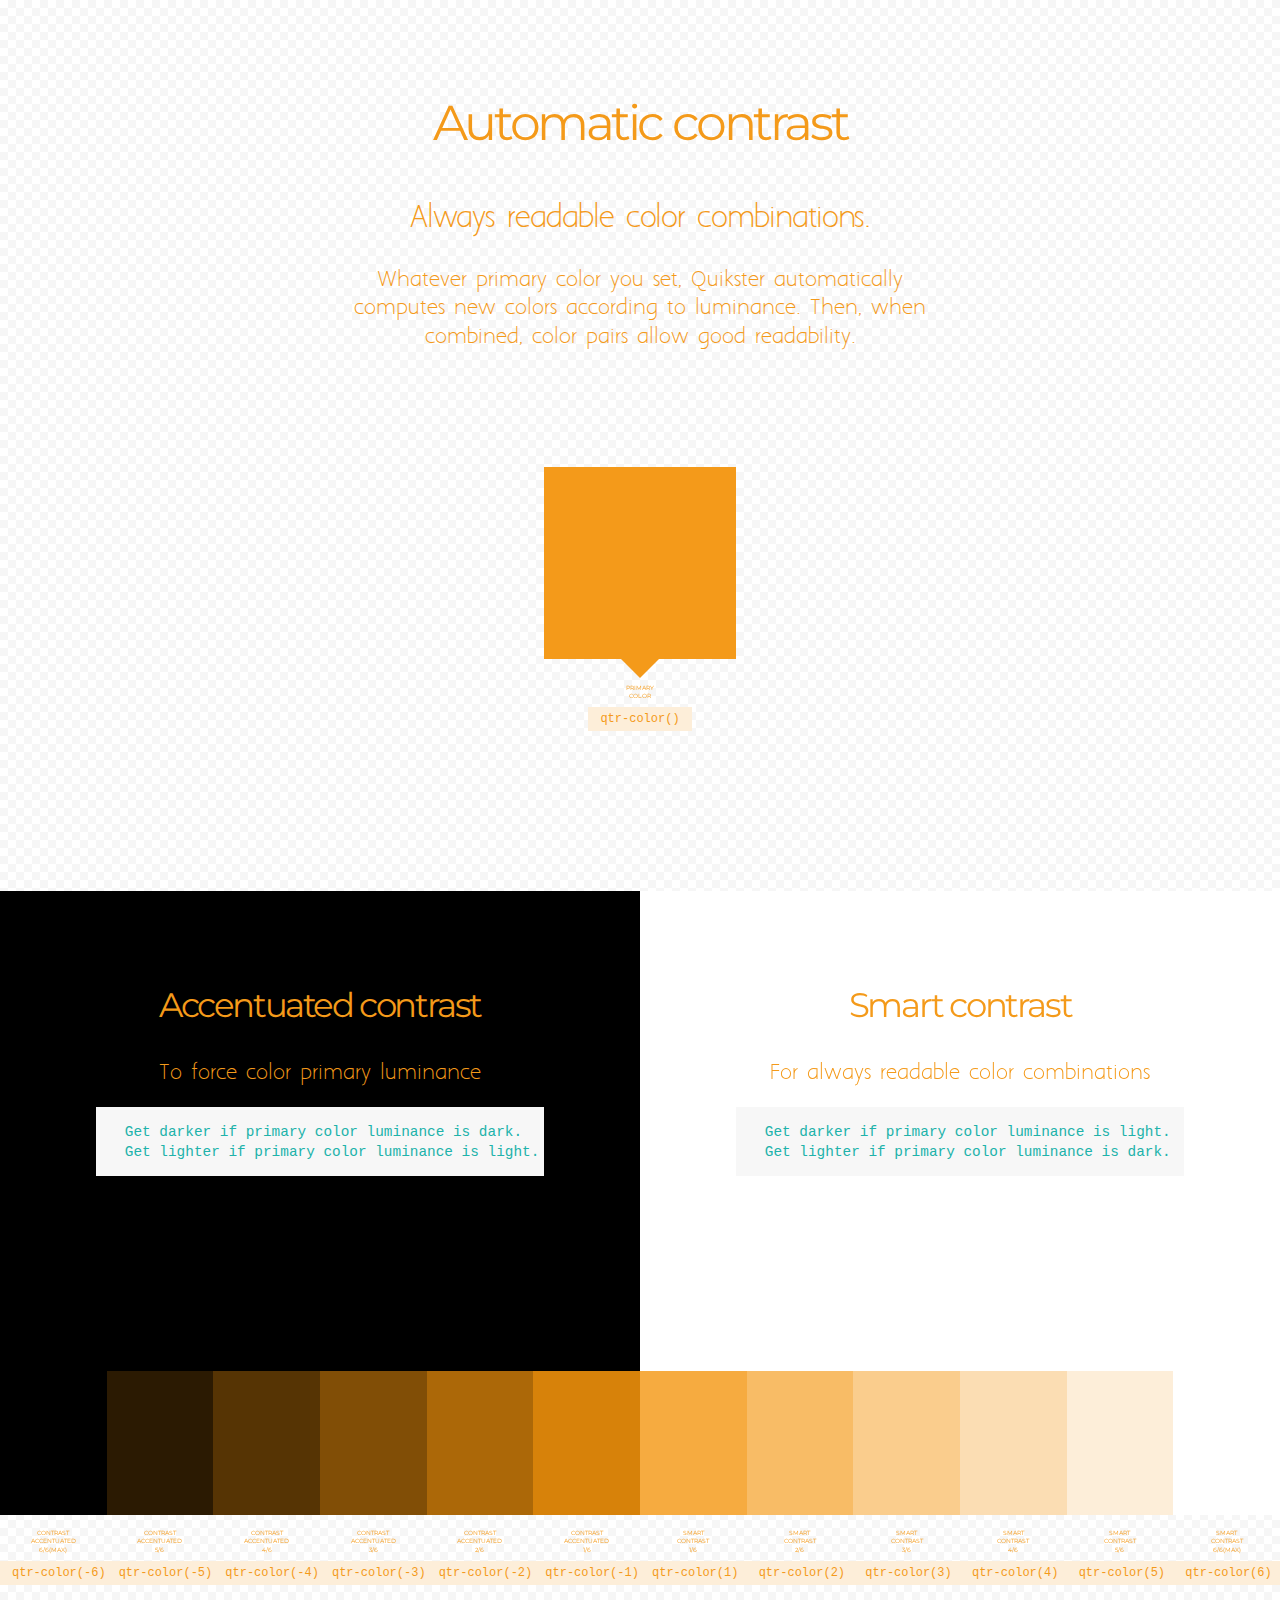
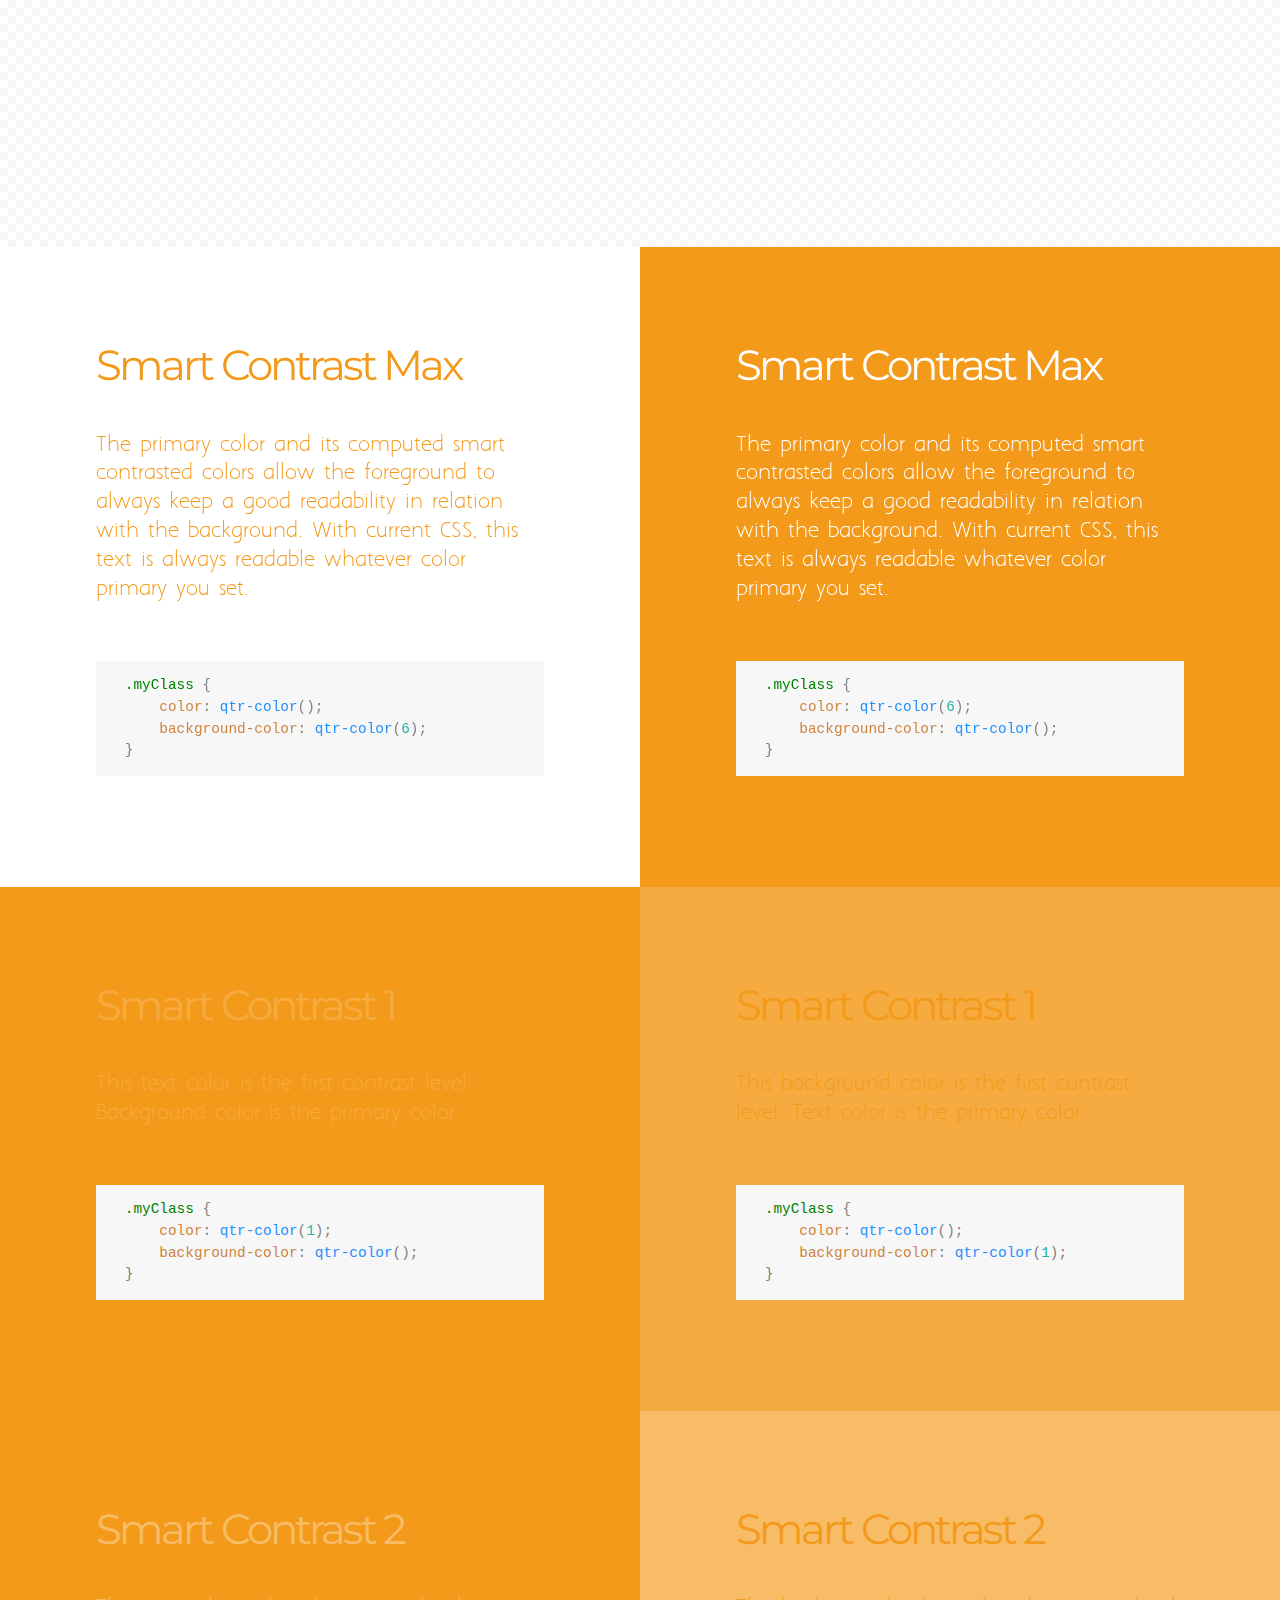
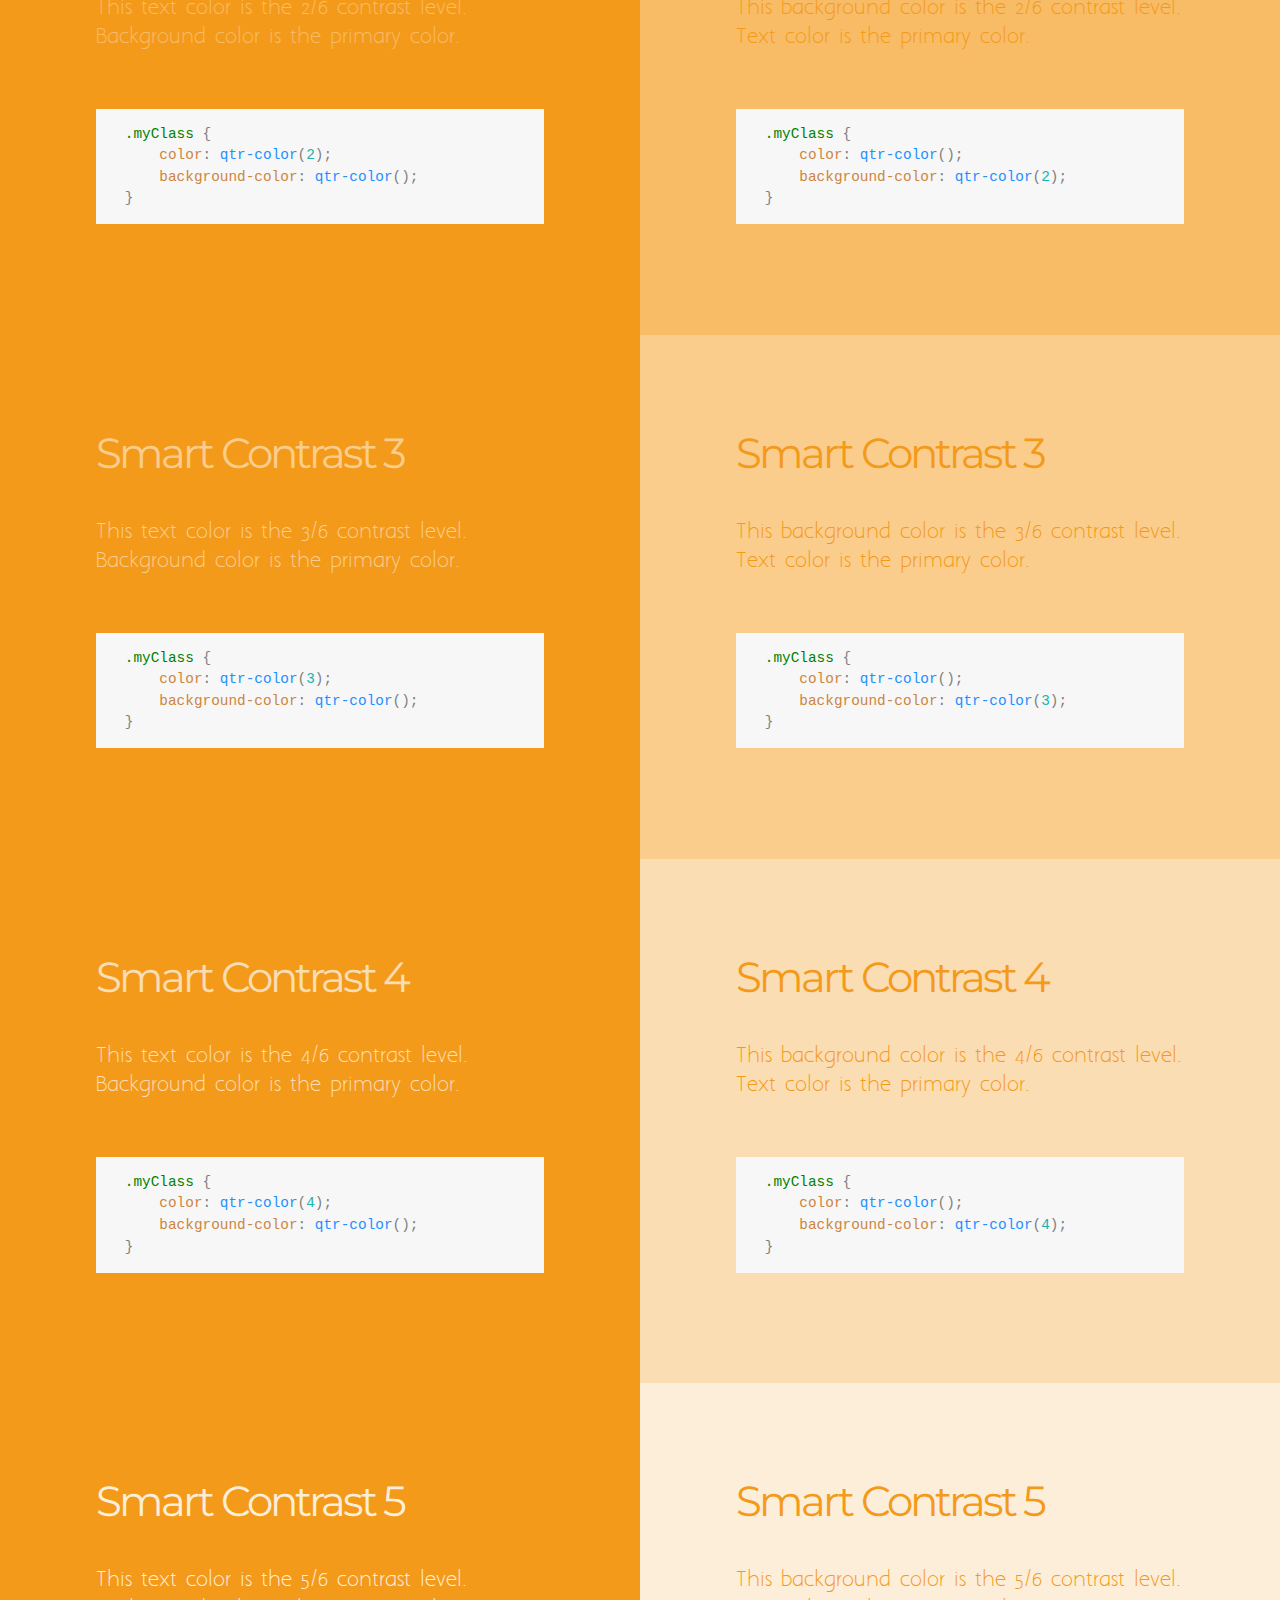
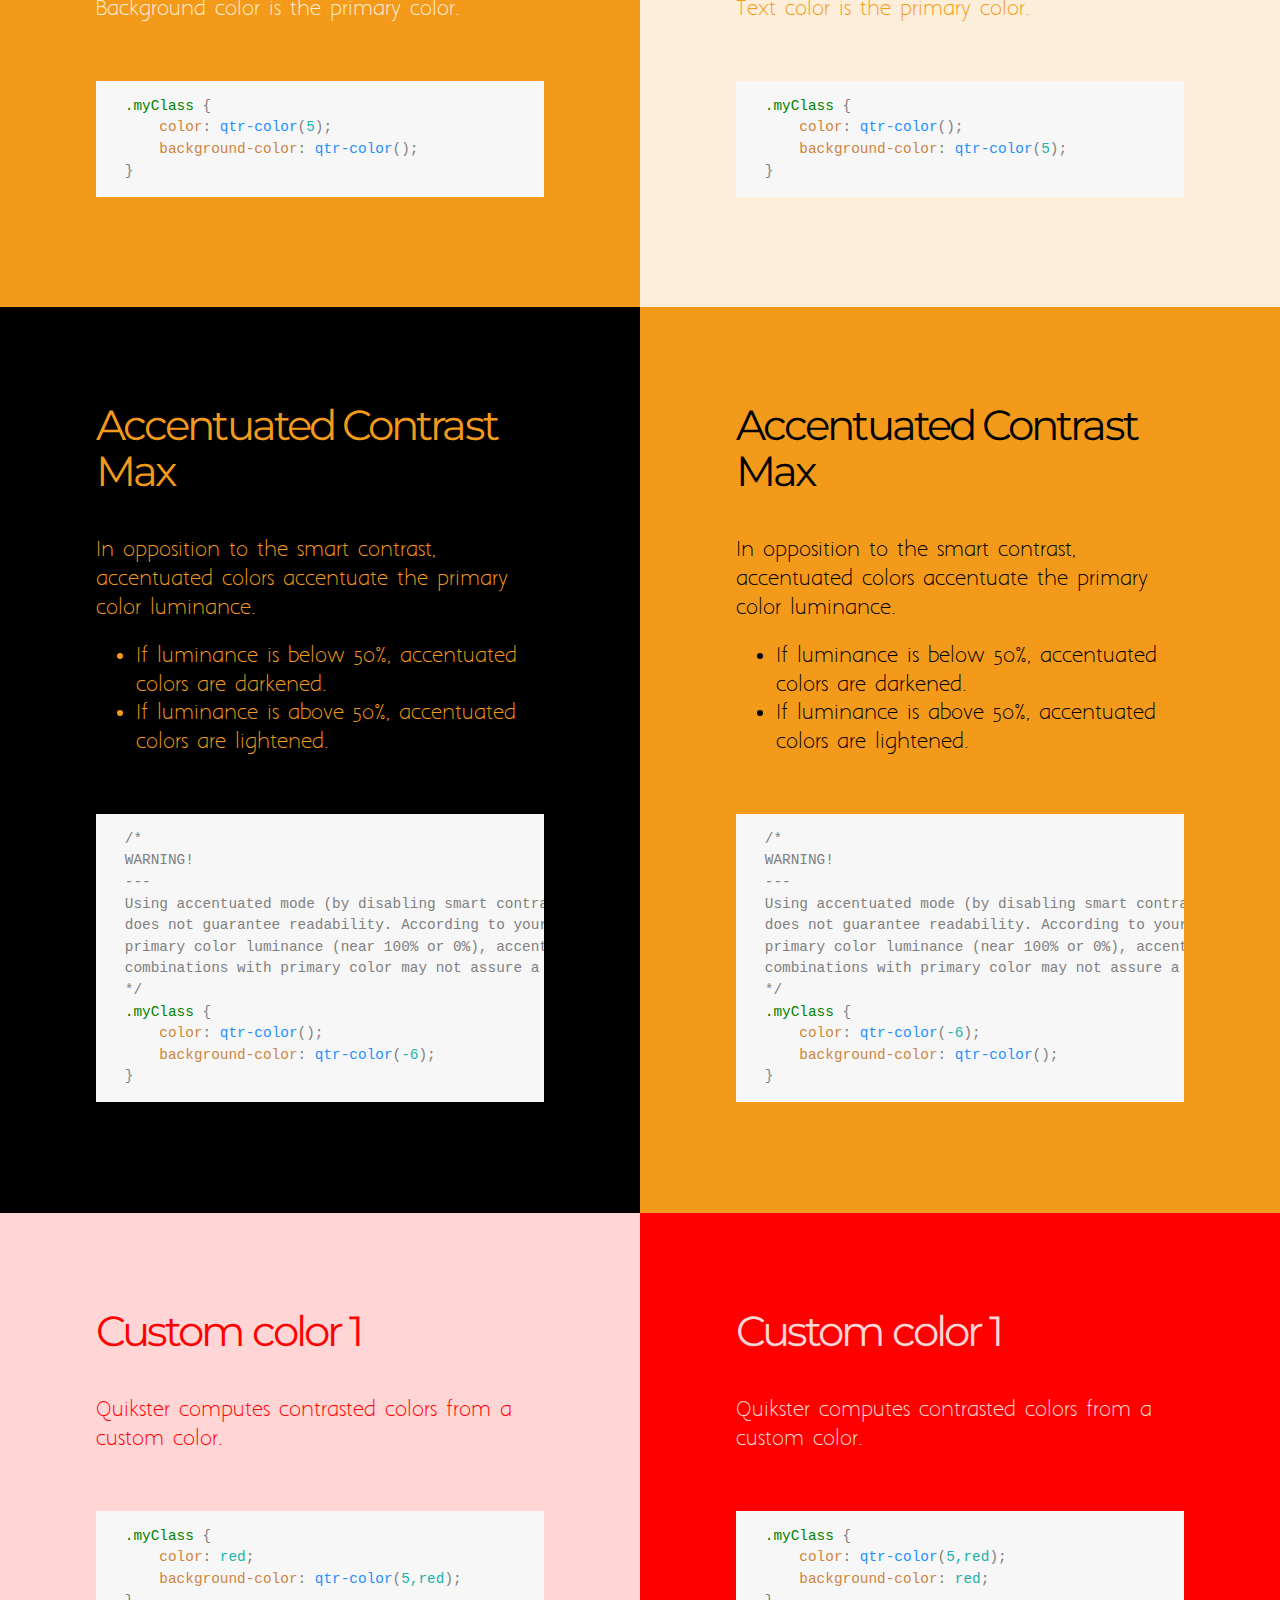
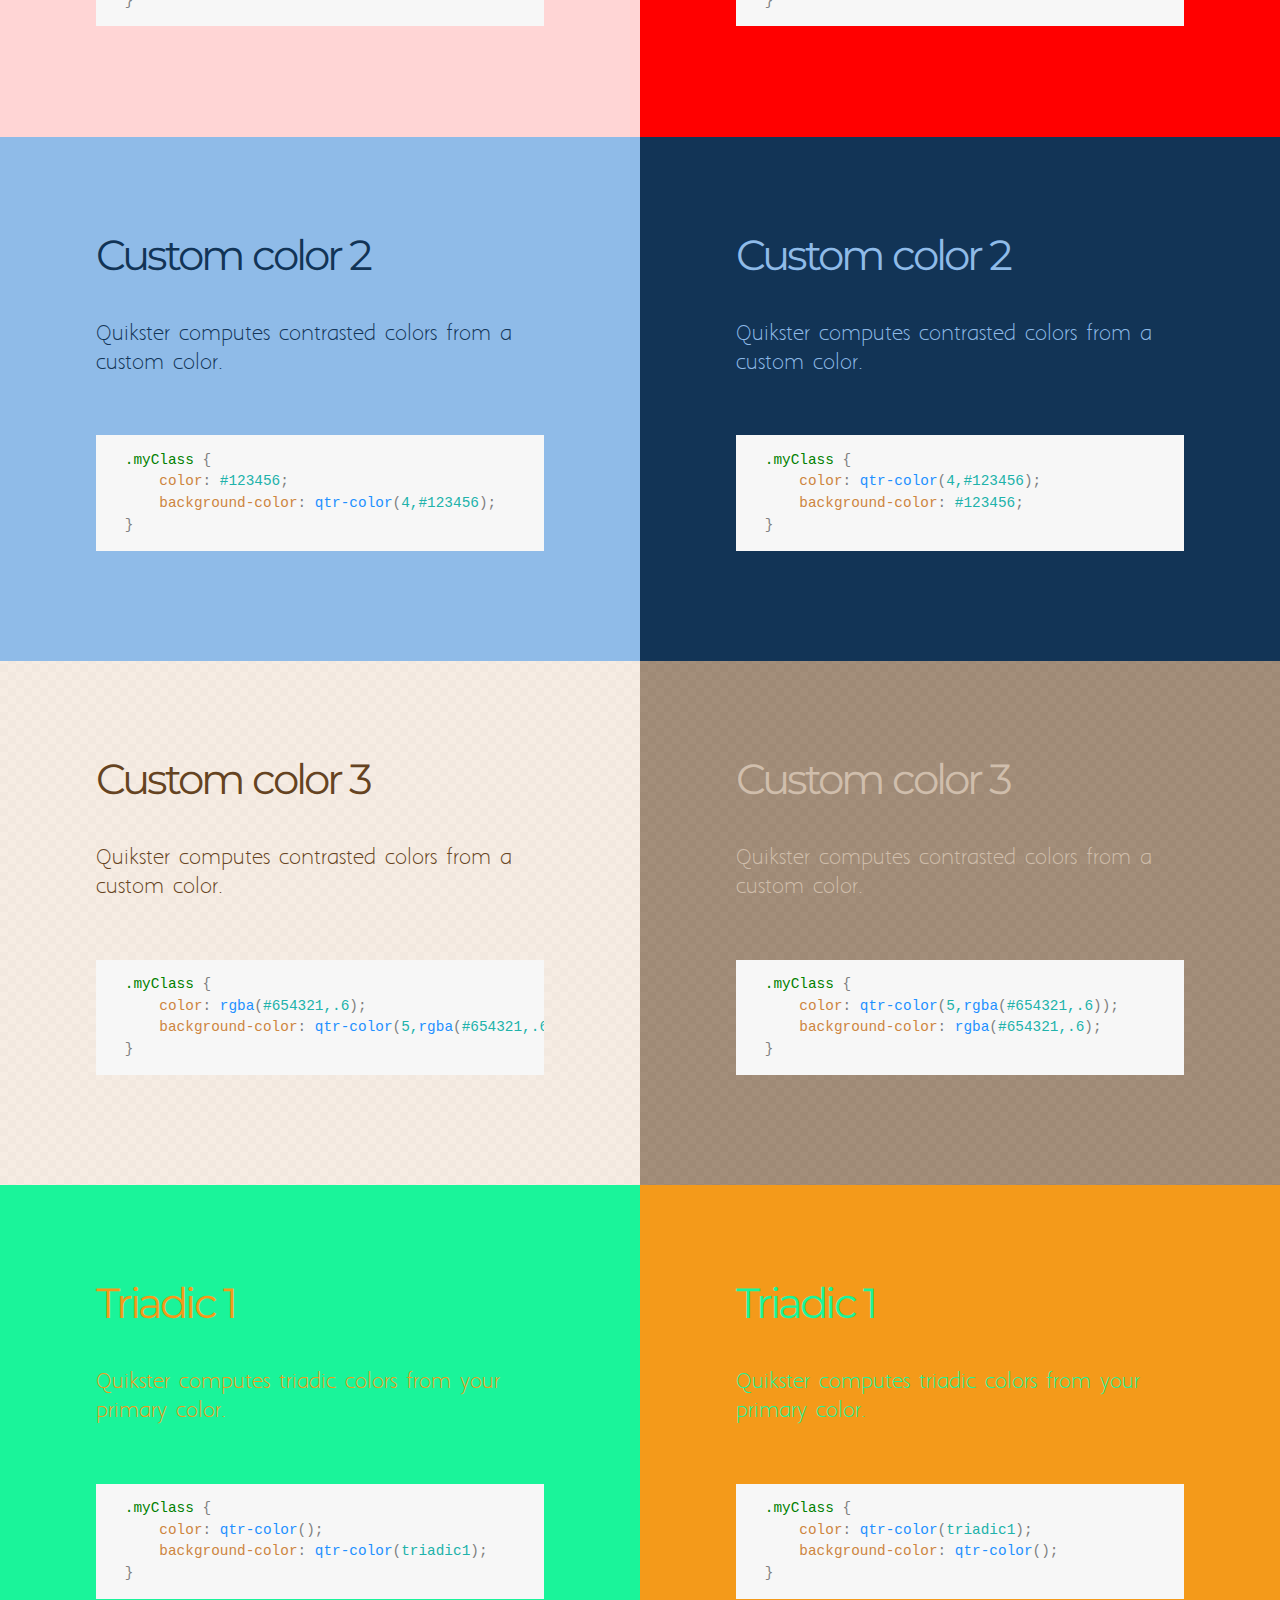
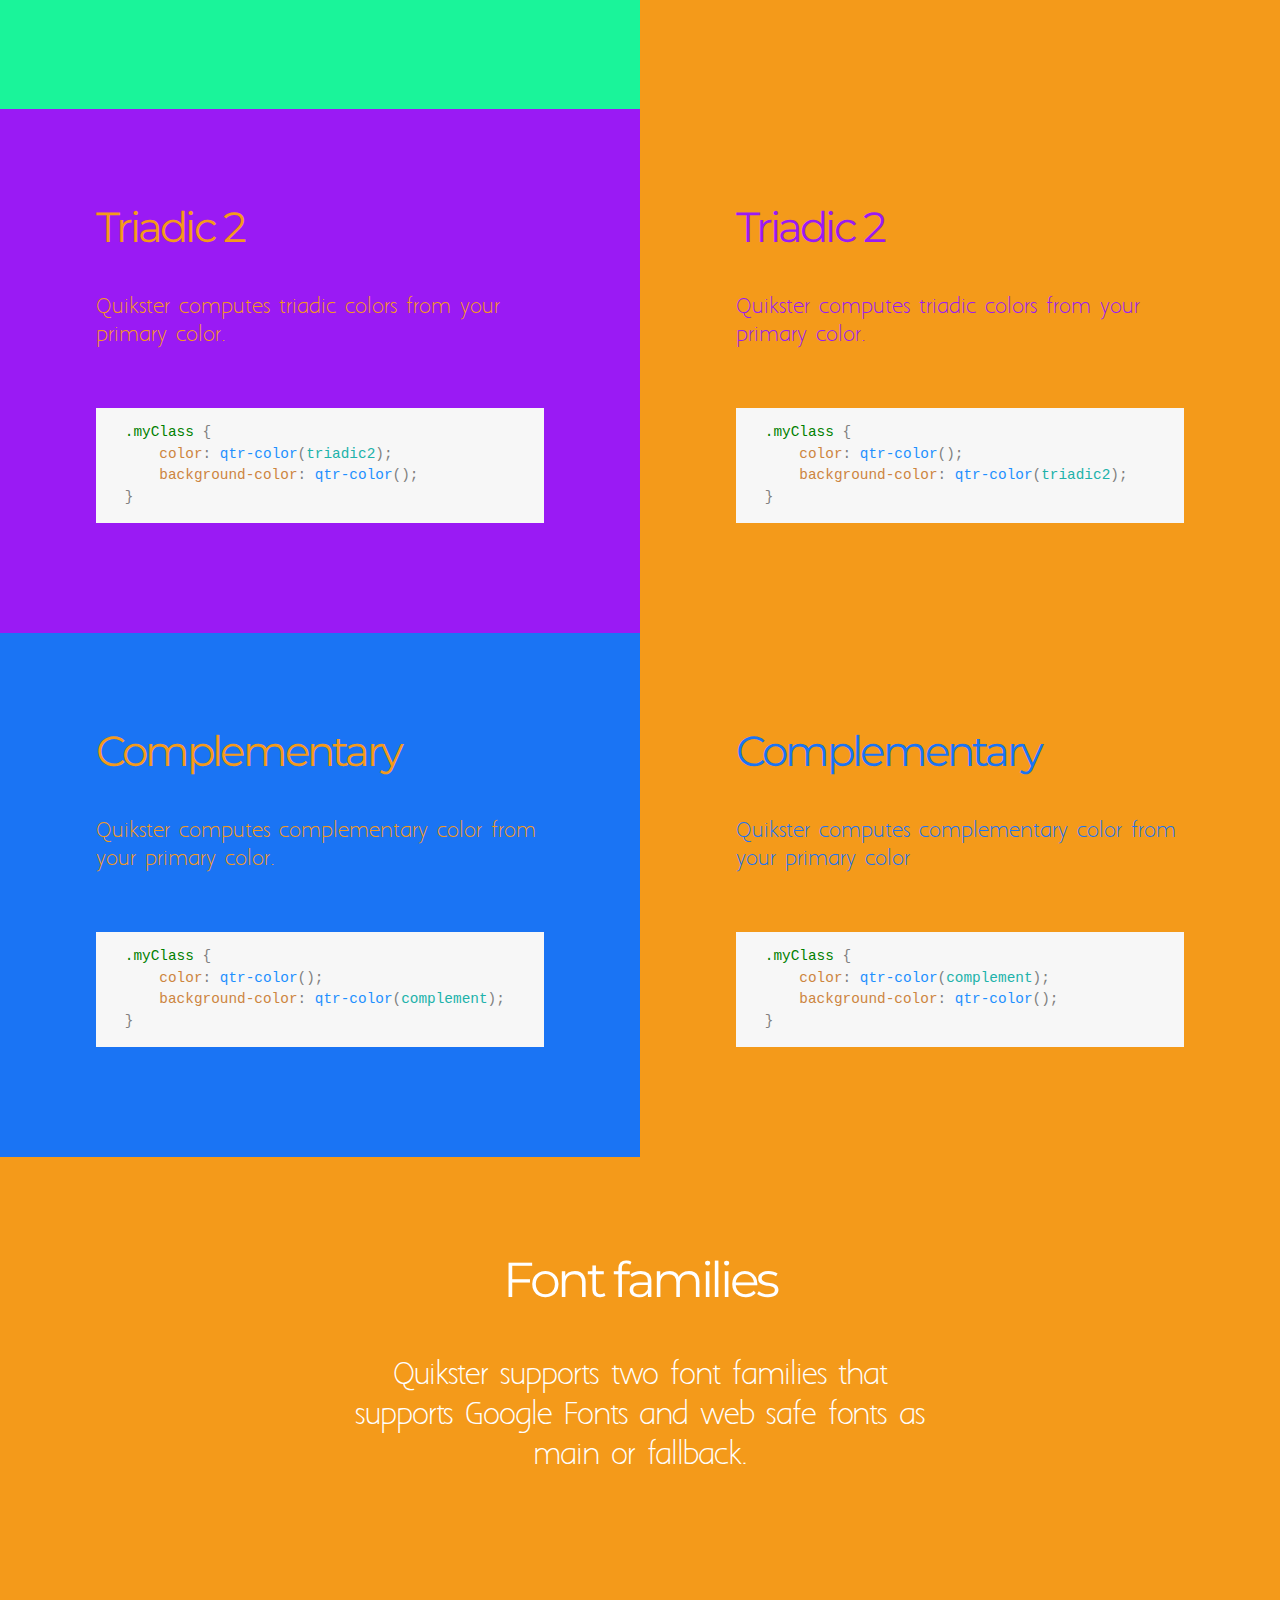
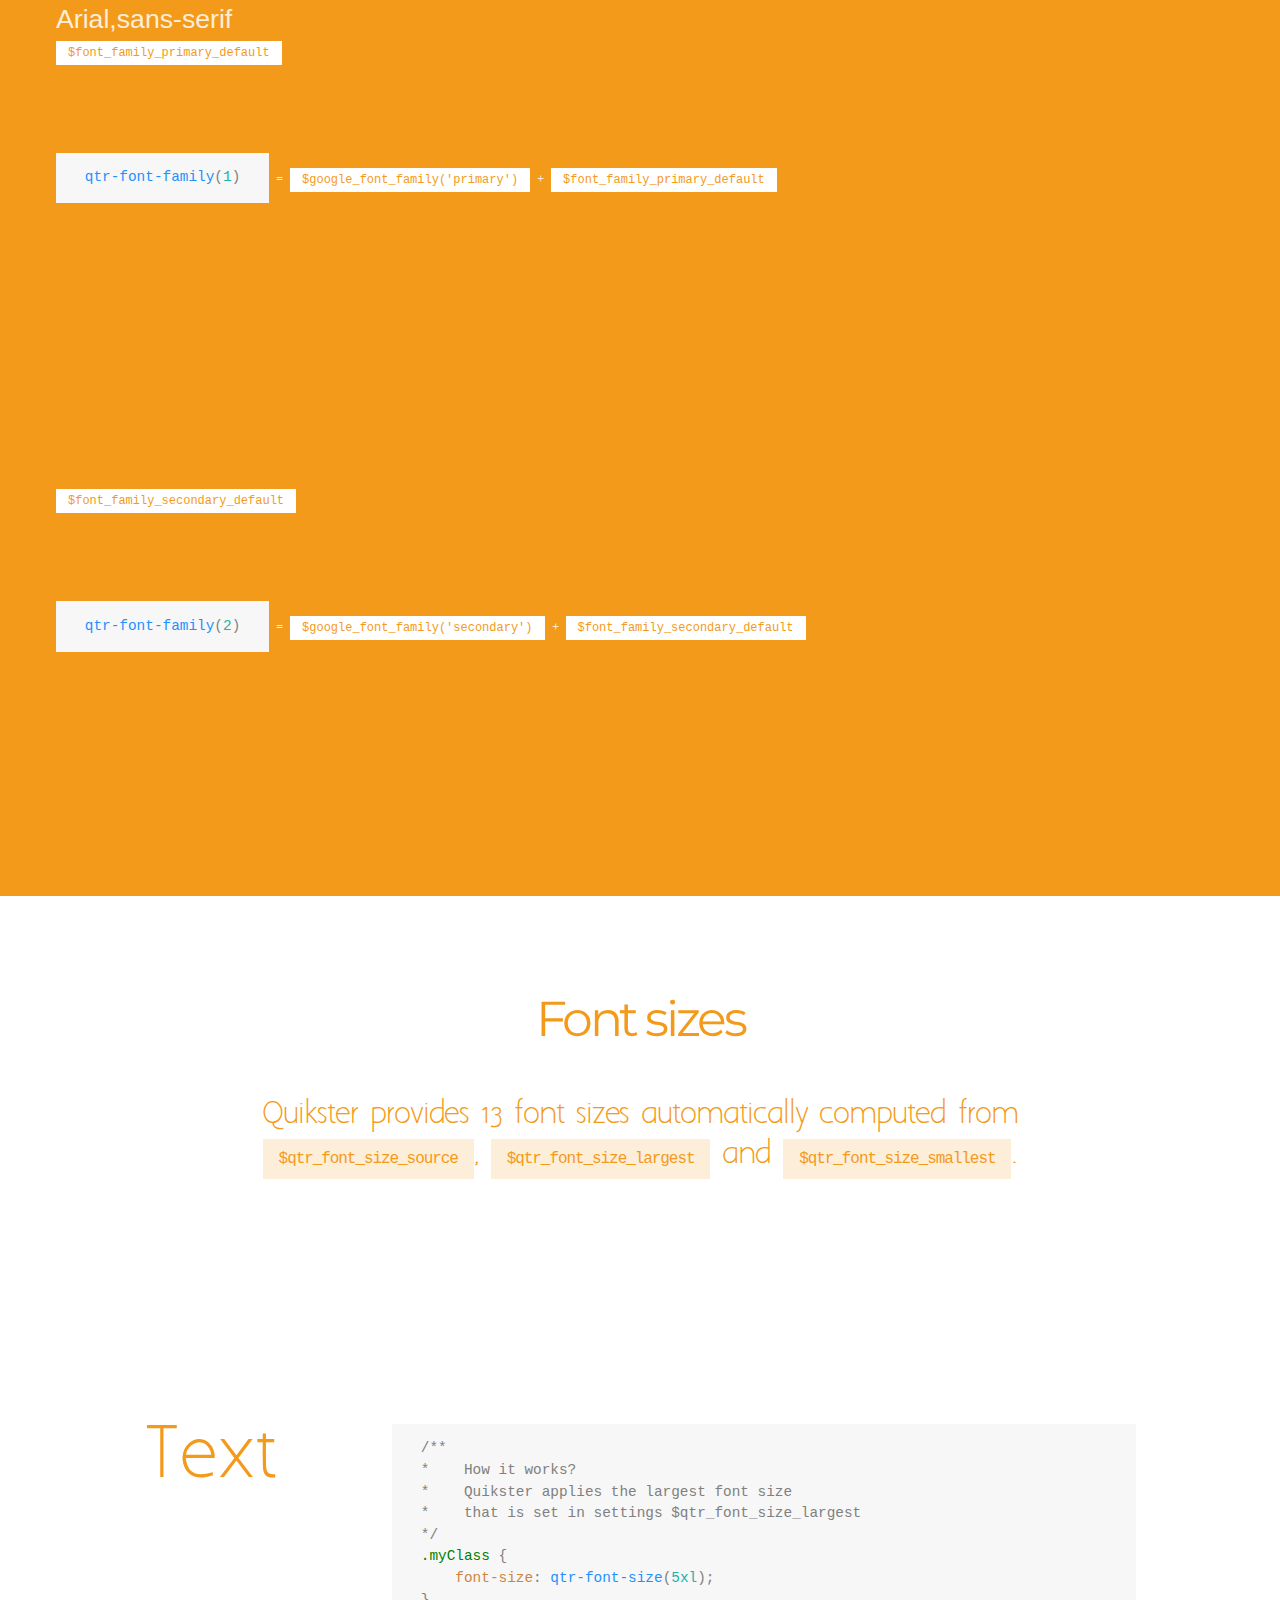
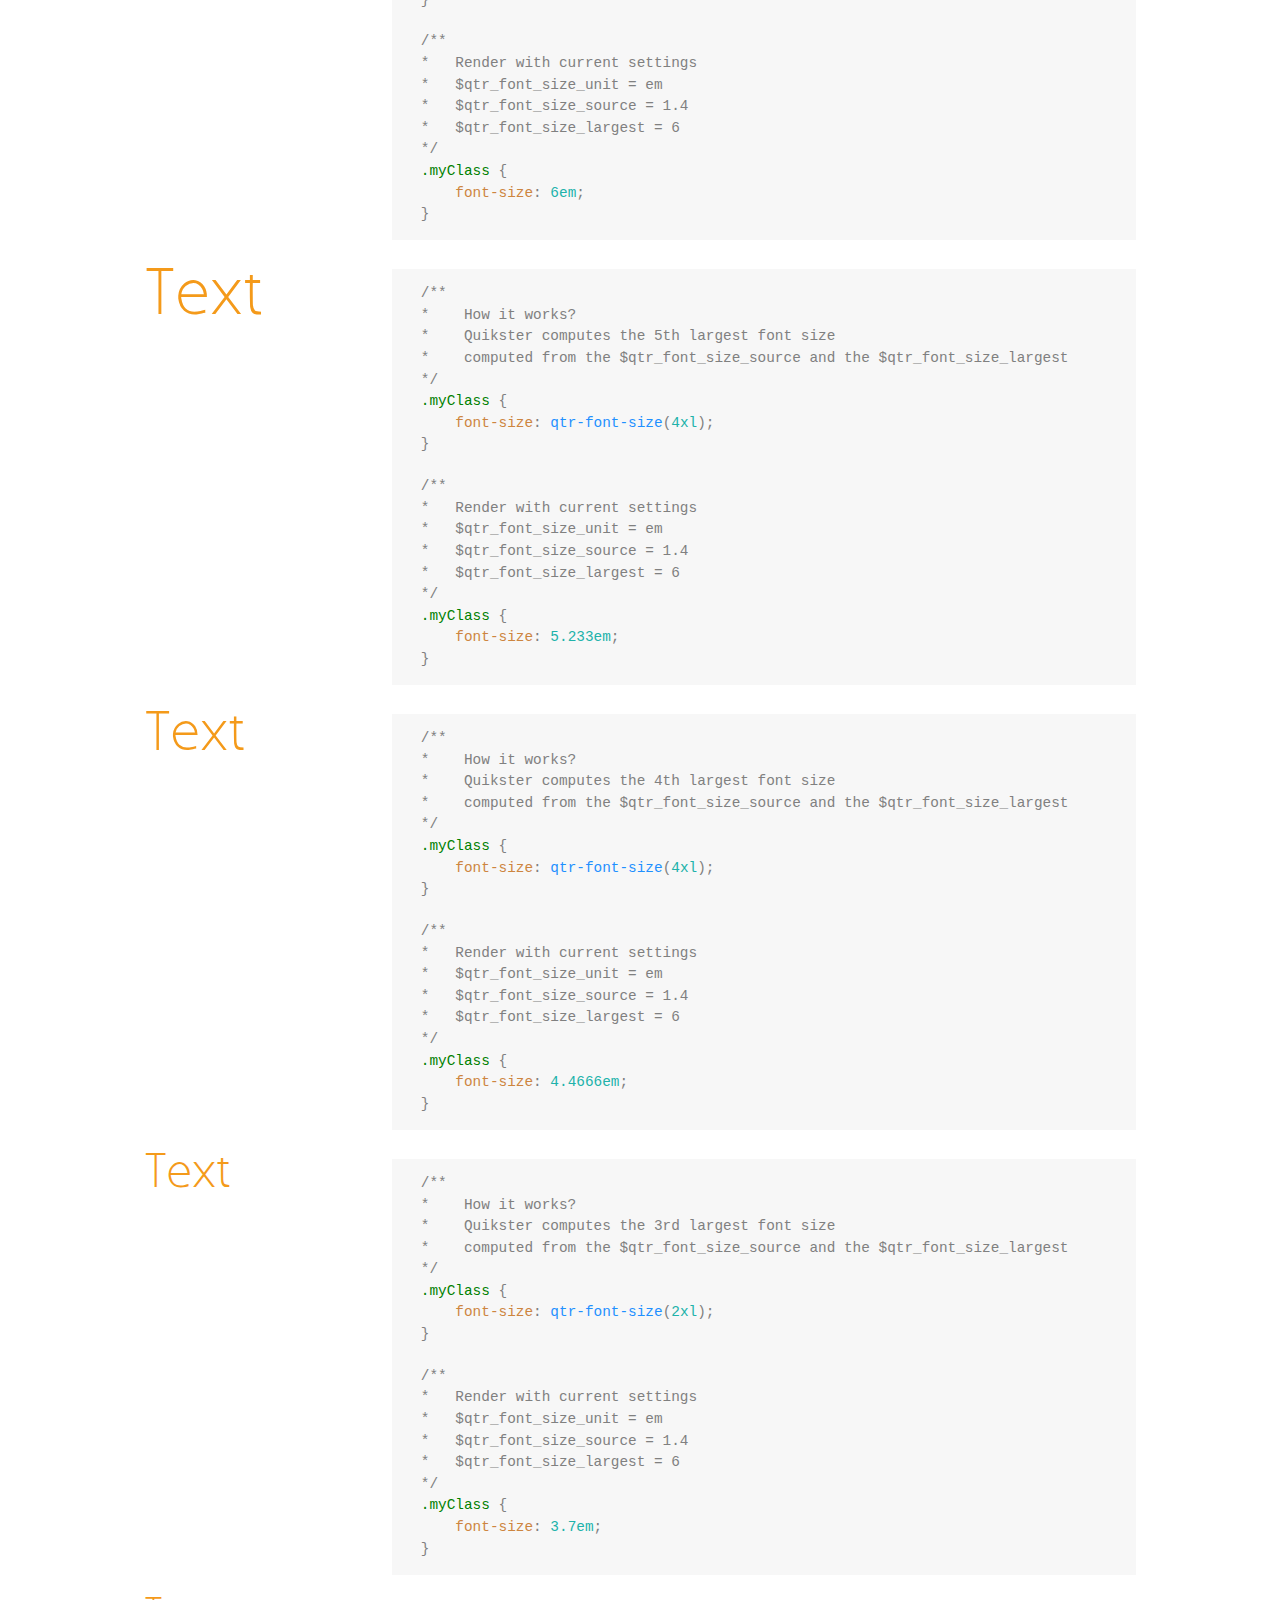
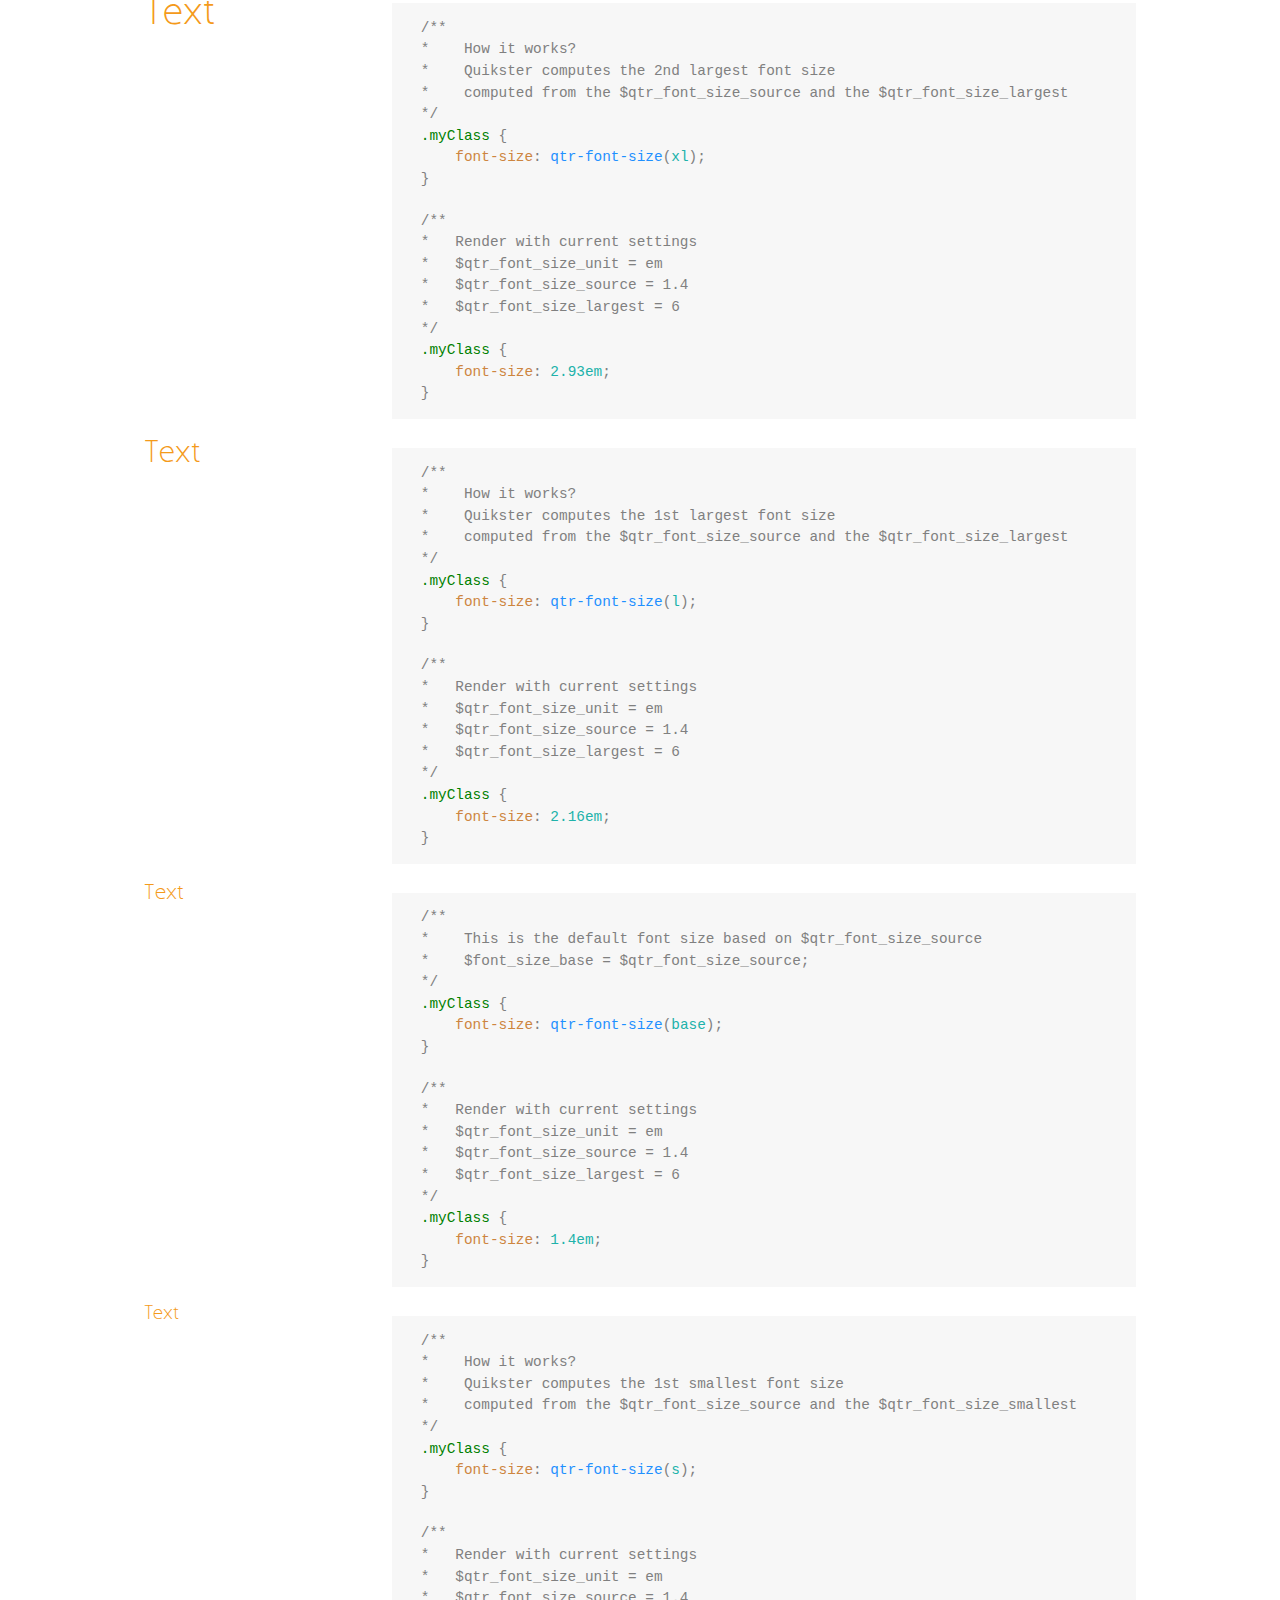
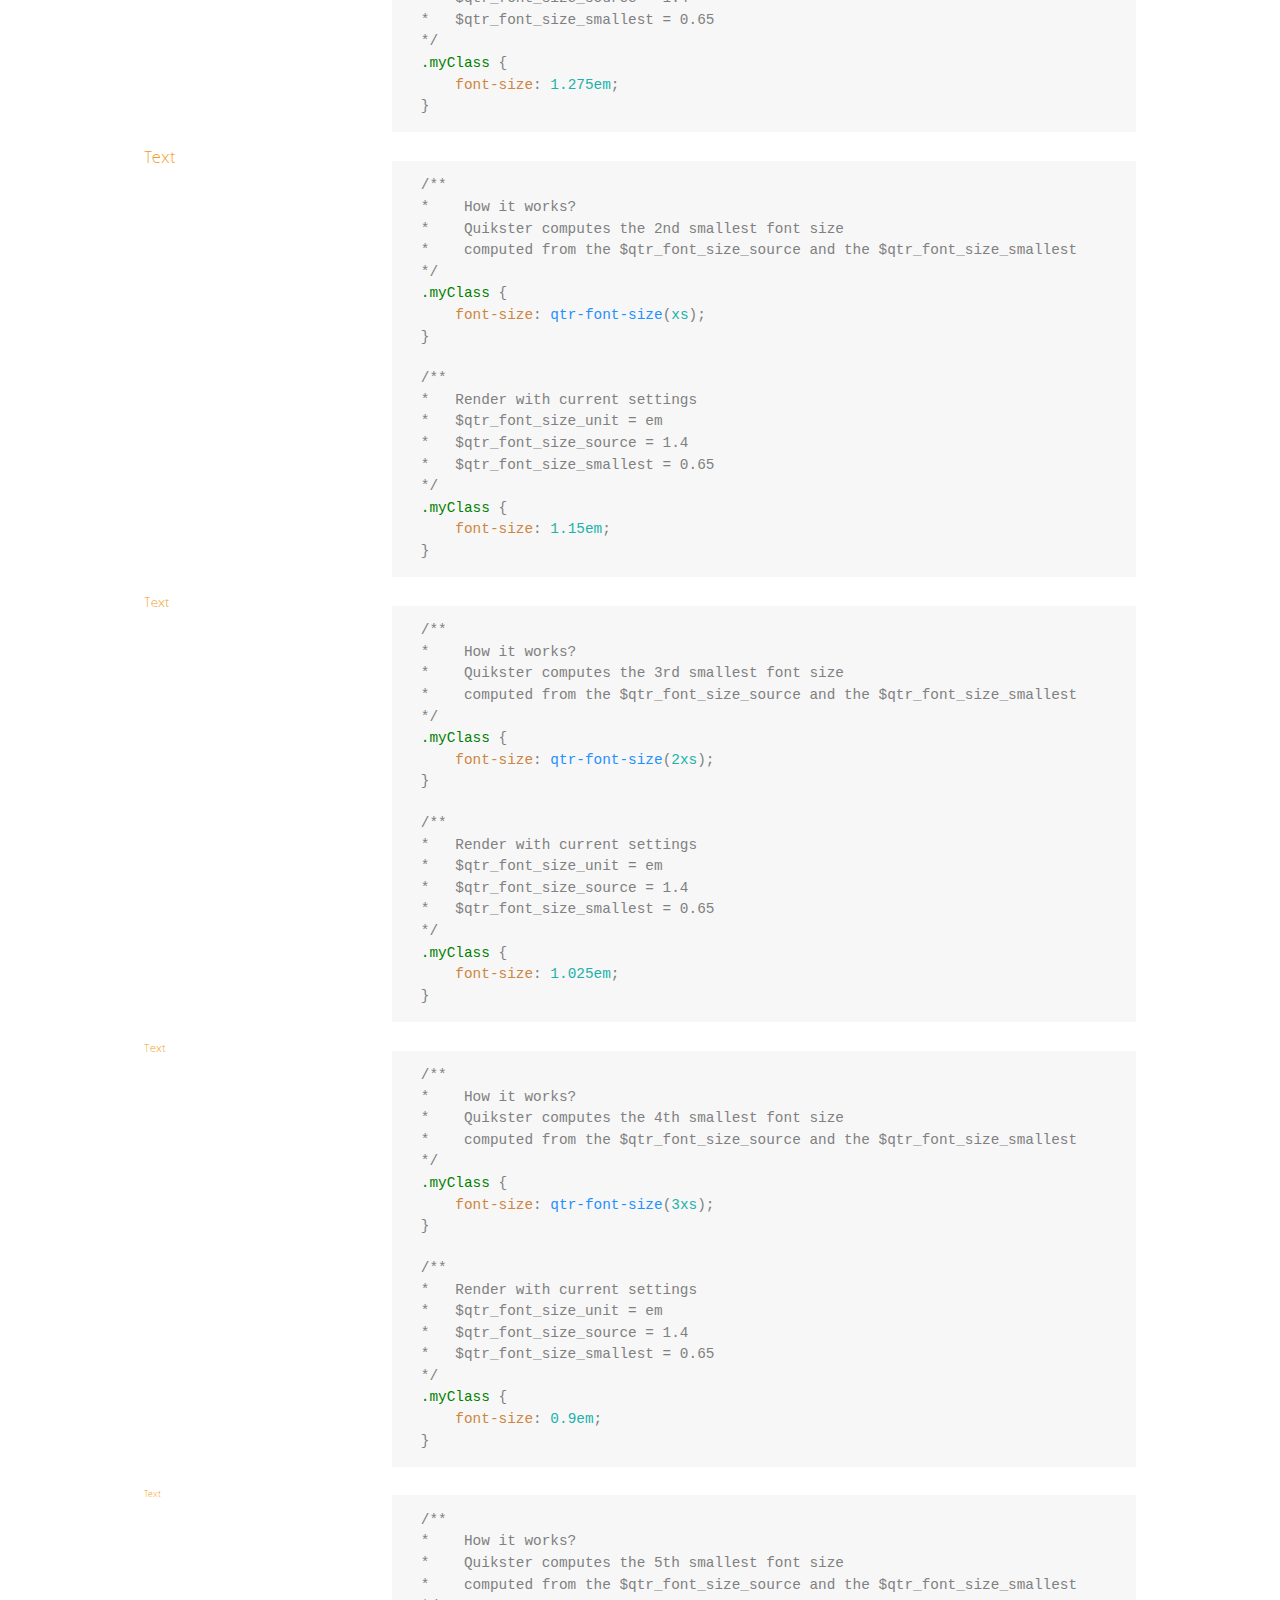
<file: demos/demo1.html>
<!DOCTYPE html>
<html lang="en">

<head>
    <meta charset="utf-8">
    <meta content="IE=edge" http-equiv="X-UA-Compatible">
    <meta content="width=device-width, initial-scale=1" name="viewport">
    <title>Quikster | Demo</title>
    <link href="../css-compiled/normalize.min.css" rel="stylesheet">

    <!-- Framework + template -->
    <link href="../css-compiled/starter.css" rel="stylesheet" id="skin">
    <!-- <link href="css/lib/prism.css" rel="stylesheet"> -->
    <!-- HTML5 Shim and Respond.js IE8 support of HTML5 elements and media queries -->
    <!-- WARNING: Respond.js doesn't work if you view the page via file:// -->
    <!--[if lt IE 9]>
    <script src="../js/html5shiv.js"></script>
    <script src="../js/respond.min.js"></script>
    <![endif]-->
</head>

<body>

    <!-- Automatic contrast -->
    <article id="automatic-contrast" class="color-primary-contrast-max invert pattern">

        <div class="row">
            <div class="col-12 text-center">
                <div class="row row-small padded">
                    <div class="col-12">
                        <h2>Automatic contrast</h2>
                        <p class="slide-description">Always readable color combinations.</p>
                        <p>Whatever primary color you set, Quikster automatically computes new colors according to luminance. Then, when combined, color pairs allow good readability.</p>
                    </div>
                </div>

            </div>
            <div class="col-12 text-center">
                <span class="color color-primary"></span>
                <p class="color-text mgtop3dot0">Primary color</p>
                <code class="highlight-code">qtr-color()</code>
                <hr class="small">
                <div class="row">
                    <div class="col-6 col-md-12 col-lg-12">
                        <div class="row">
                            <div class="col-12">
                                <div class="smart-contrast accent padded">
                                    <h4>Accentuated contrast</h4>
                                    <p>To force color primary luminance</p>
                                    <pre class="line-numbers">
                                        <code class="language-html">
                                            Get darker if primary color luminance is dark.
                                            Get lighter if primary color luminance is light.
                                        </code>
                                    </pre>
                                </div>
                            </div>
                        </div>
                        <div class="row">
                            <div class="col-2 col-sm-4 col-xs-4 mgbot2dot0">
                                <span class="color color-primary-contrast-accent-max"></span>
                                <p class="color-text">Contrast accentuated 6/6(max)</p>
                                <code class="highlight-code">qtr-color(-6)</code>
                            </div>
                            <div class="col-2 col-sm-4 col-xs-4 mgbot2dot0">
                                <span class="color color-primary-contrast-accent-5"></span>
                                <p class="color-text">Contrast accentuated 5/6</p>
                                <code class="highlight-code">qtr-color(-5)</code>
                            </div>
                            <div class="col-2 col-sm-4 col-xs-4 mgbot2dot0">
                                <span class="color color-primary-contrast-accent-4"></span>
                                <p class="color-text">Contrast accentuated 4/6</p>
                                <code class="highlight-code">qtr-color(-4)</code>
                            </div>
                            <div class="col-2 col-sm-4 col-xs-4 mgbot2dot0">
                                <span class="color color-primary-contrast-accent-3"></span>
                                <p class="color-text">Contrast accentuated 3/6</p>
                                <code class="highlight-code">qtr-color(-3)</code>
                            </div>
                            <div class="col-2 col-sm-4 col-xs-4 mgbot2dot0">
                                <span class="color color-primary-contrast-accent-2"></span>
                                <p class="color-text">Contrast accentuated 2/6</p>
                                <code class="highlight-code">qtr-color(-2)</code>
                            </div>
                            <div class="col-2 col-sm-4 col-xs-4 mgbot2dot0">
                                <span class="color color-primary-contrast-accent-1"></span>
                                <p class="color-text">Contrast accentuated 1/6</p>
                                <code class="highlight-code">qtr-color(-1)</code>
                            </div>
                        </div>
                    </div>

                    <div class="col-6 col-md-12 col-lg-12">
                        <div class="row">
                            <div class="col-12">
                                <div class="smart-contrast padded">
                                    <h4>Smart contrast</h4>
                                    <p>For always readable color combinations</p>
                                    <pre class="line-numbers">
                                        <code class="language-html">
                                            Get darker if primary color luminance is light.
                                            Get lighter if primary color luminance is dark.
                                        </code>
                                    </pre>
                                </div>
                            </div>
                        </div>
                        <div class="row">
                            <div class="col-2 col-sm-4 col-xs-4 mgbot2dot0">
                                <span class="color color-primary-contrast-1"></span>
                                <p class="color-text">Smart contrast 1/6</p>
                                <code class="highlight-code">qtr-color(1)</code>
                            </div>
                            <div class="col-2 col-sm-4 col-xs-4 mgbot2dot0">
                                <span class="color color-primary-contrast-2"></span>
                                <p class="color-text">Smart contrast 2/6</p>
                                <code class="highlight-code">qtr-color(2)</code>
                            </div>
                            <div class="col-2 col-sm-4 col-xs-4 mgbot2dot0">
                                <span class="color color-primary-contrast-3"></span>
                                <p class="color-text">Smart contrast 3/6</p>
                                <code class="highlight-code">qtr-color(3)</code>
                            </div>
                            <div class="col-2 col-sm-4 col-xs-4 mgbot2dot0">
                                <span class="color color-primary-contrast-4"></span>
                                <p class="color-text">Smart contrast 4/6</p>
                                <code class="highlight-code">qtr-color(4)</code>
                            </div>
                            <div class="col-2 col-sm-4 col-xs-4 mgbot2dot0">
                                <span class="color color-primary-contrast-5"></span>
                                <p class="color-text">Smart contrast 5/6</p>
                                <code class="highlight-code">qtr-color(5)</code>
                            </div>
                            <div class="col-2 col-sm-4 col-xs-4 mgbot2dot0">
                                <span class="color color-primary-contrast-max"></span>
                                <p class="color-text">Smart contrast 6/6(max)</p>
                                <code class="highlight-code">qtr-color(6)</code>
                            </div>
                        </div>

                    </div>


                </div>
                <hr>
            </div>
        </div>

        <div class="row">
            <div class="col-6 col-md-12 padded color-primary-contrast-max invert">
                <h3>Smart Contrast Max</h3>
                <p class="mgbot3dot0">The primary color and its computed smart contrasted colors allow the foreground to always keep a good readability in relation with the background. With current CSS, this text is always readable whatever color primary you set.</p>
                <pre class="line-numbers">
                    <code class="language-scss">
                        .myClass {
                            color: qtr-color();
                            background-color: qtr-color(6);
                        }
                    </code>
                </pre>
            </div>
            <div class="col-6 col-md-12 padded color-primary-contrast-max">
                <h3>Smart Contrast Max</h3>
                <p class="mgbot3dot0">The primary color and its computed smart contrasted colors allow the foreground to always keep a good readability in relation with the background. With current CSS, this text is always readable whatever color primary you set.</p>
                <pre class="line-numbers">
                    <code class="language-scss">
                        .myClass {
                            color: qtr-color(6);
                            background-color: qtr-color();
                        }
                    </code>
                </pre>
            </div>
        </div>

        <div class="row">
            <div class="col-6 col-md-12 padded color-primary-contrast-1">
                <h3>Smart Contrast 1</h3>
                <p class="mgbot3dot0">This text color is the first contrast level. Background color is the primary color.</p>
                <pre class="line-numbers">
                    <code class="language-scss">
                        .myClass {
                            color: qtr-color(1);
                            background-color: qtr-color();
                        }
                    </code>
                </pre>
            </div>
            <div class="col-6 col-md-12 padded color-primary-contrast-1 invert">
                <h3>Smart Contrast 1</h3>
                <p class="mgbot3dot0">This background color is the first contrast level. Text color is the primary color.</p>
                <pre class="line-numbers">
                    <code class="language-scss">
                        .myClass {
                            color: qtr-color();
                            background-color: qtr-color(1);
                        }
                    </code>
                </pre>
            </div>
        </div>

        <div class="row">
            <div class="col-6 col-md-12 padded color-primary-contrast-2">
                <h3>Smart Contrast 2</h3>
                <p class="mgbot3dot0">This text color is the 2/6 contrast level. Background color is the primary color.</p>
                <pre class="line-numbers">
                    <code class="language-scss">
                        .myClass {
                            color: qtr-color(2);
                            background-color: qtr-color();
                        }
                    </code>
                </pre>
            </div>
            <div class="col-6 col-md-12 padded color-primary-contrast-2 invert">
                <h3>Smart Contrast 2</h3>
                <p class="mgbot3dot0">This background color is the 2/6 contrast level. Text color is the primary color.</p>
                <pre class="line-numbers">
                    <code class="language-scss">
                        .myClass {
                            color: qtr-color();
                            background-color: qtr-color(2);
                        }
                    </code>
                </pre>
            </div>
        </div>

        <div class="row">
            <div class="col-6 col-md-12 padded color-primary-contrast-3">
                <h3>Smart Contrast 3</h3>
                <p class="mgbot3dot0">This text color is the 3/6 contrast level. Background color is the primary color.</p>
                <pre class="line-numbers">
                    <code class="language-scss">
                        .myClass {
                            color: qtr-color(3);
                            background-color: qtr-color();
                        }
                    </code>
                </pre>
            </div>
            <div class="col-6 col-md-12 padded color-primary-contrast-3 invert">
                <h3>Smart Contrast 3</h3>
                <p class="mgbot3dot0">This background color is the 3/6 contrast level. Text color is the primary color.</p>
                <pre class="line-numbers">
                    <code class="language-scss">
                        .myClass {
                            color: qtr-color();
                            background-color: qtr-color(3);
                        }
                    </code>
                </pre>
            </div>
        </div>

        <div class="row">
            <div class="col-6 col-md-12 padded color-primary-contrast-4">
                <h3>Smart Contrast 4</h3>
                <p class="mgbot3dot0">This text color is the 4/6 contrast level. Background color is the primary color.</p>
                <pre class="line-numbers">
                    <code class="language-scss">
                        .myClass {
                            color: qtr-color(4);
                            background-color: qtr-color();
                        }
                    </code>
                </pre>
            </div>
            <div class="col-6 col-md-12 padded color-primary-contrast-4 invert">
                <h3>Smart Contrast 4</h3>
                <p class="mgbot3dot0">This background color is the 4/6 contrast level. Text color is the primary color.</p>
                <pre class="line-numbers">
                    <code class="language-scss">
                        .myClass {
                            color: qtr-color();
                            background-color: qtr-color(4);
                        }
                    </code>
                </pre>
            </div>
        </div>

        <div class="row">
            <div class="col-6 col-md-12 padded color-primary-contrast-5">
                <h3>Smart Contrast 5</h3>
                <p class="mgbot3dot0">This text color is the 5/6 contrast level. Background color is the primary color.</p>
                <pre class="line-numbers">
                    <code class="language-scss">
                        .myClass {
                            color: qtr-color(5);
                            background-color: qtr-color();
                        }
                    </code>
                </pre>
            </div>
            <div class="col-6 col-md-12 padded color-primary-contrast-5 invert">
                <h3>Smart Contrast 5</h3>
                <p class="mgbot3dot0">This background color is the 5/6 contrast level. Text color is the primary color.</p>
                <pre class="line-numbers">
                    <code class="language-scss">
                        .myClass {
                            color: qtr-color();
                            background-color: qtr-color(5);
                        }
                    </code>
                </pre>
            </div>
        </div>

        <div class="row">
            <div class="col-6 col-md-12 padded color-primary-contrast-accent-max invert">
                <h3>Accentuated Contrast Max</h3>
                <p>In opposition to the smart contrast, accentuated colors accentuate the primary color luminance.</p>
                <ul class="mgbot3dot0">
                    <li>If luminance is below 50%, accentuated colors are darkened.</li>
                    <li>If luminance is above 50%, accentuated colors are lightened.</li>
                </ul>
                <pre class="line-numbers">
                    <code class="language-scss">
                        /*
                        WARNING!
                        ---
                        Using accentuated mode (by disabling smart contrast)
                        does not guarantee readability. According to your
                        primary color luminance (near 100% or 0%), accentuated contrasted color
                        combinations with primary color may not assure a good readability
                        */
                        .myClass {
                            color: qtr-color();
                            background-color: qtr-color(-6);
                        }
                    </code>
                </pre>
            </div>
            <div class="col-6 col-md-12 padded color-primary-contrast-accent-max">
                <h3>Accentuated Contrast Max</h3>
                <p>In opposition to the smart contrast, accentuated colors accentuate the primary color luminance.</p>
                <ul class="mgbot3dot0">
                    <li>If luminance is below 50%, accentuated colors are darkened.</li>
                    <li>If luminance is above 50%, accentuated colors are lightened.</li>
                </ul>
                <pre class="line-numbers">
                    <code class="language-scss">
                        /*
                        WARNING!
                        ---
                        Using accentuated mode (by disabling smart contrast)
                        does not guarantee readability. According to your
                        primary color luminance (near 100% or 0%), accentuated contrasted color
                        combinations with primary color may not assure a good readability
                        */
                        .myClass {
                            color: qtr-color(-6);
                            background-color: qtr-color();
                        }
                    </code>
                </pre>
            </div>
        </div>

        <div class="row">
            <div class="col-6 col-md-12 padded color-custom-1">
                <h3>Custom color 1</h3>
                <p class="mgbot3dot0">Quikster computes contrasted colors from a custom color.</p>
                <pre class="line-numbers">
                    <code class="language-scss">
                        .myClass {
                            color: red;
                            background-color: qtr-color(5,red);
                        }
                    </code>
                </pre>
            </div>
            <div class="col-6 col-md-12 padded color-custom-1 invert">
                <h3>Custom color 1</h3>
                <p class="mgbot3dot0">Quikster computes contrasted colors from a custom color.</p>
                <pre class="line-numbers">
                    <code class="language-scss">
                        .myClass {
                            color: qtr-color(5,red);
                            background-color: red;
                        }
                    </code>
                </pre>
            </div>
        </div>

        <div class="row">
            <div class="col-6 col-md-12 padded color-custom-2">
                <h3>Custom color 2</h3>
                <p class="mgbot3dot0">Quikster computes contrasted colors from a custom color.</p>
                <pre class="line-numbers">
                    <code class="language-scss">
                        .myClass {
                            color: #123456;
                            background-color: qtr-color(4,#123456);
                        }
                    </code>
                </pre>
            </div>
            <div class="col-6 col-md-12 padded color-custom-2 invert">
                <h3>Custom color 2</h3>
                <p class="mgbot3dot0">Quikster computes contrasted colors from a custom color.</p>
                <pre class="line-numbers">
                    <code class="language-scss">
                        .myClass {
                            color: qtr-color(4,#123456);
                            background-color: #123456;
                        }
                    </code>
                </pre>
            </div>
        </div>

        <div class="row">
            <div class="col-6 col-md-12 padded color-custom-3">
                <h3>Custom color 3</h3>
                <p class="mgbot3dot0">Quikster computes contrasted colors from a custom color.</p>
                <pre class="line-numbers">
                    <code class="language-scss">
                        .myClass {
                            color: rgba(#654321,.6);
                            background-color: qtr-color(5,rgba(#654321,.6));
                        }
                    </code>
                </pre>
            </div>
            <div class="col-6 col-md-12 padded color-custom-3 invert">
                <h3>Custom color 3</h3>
                <p class="mgbot3dot0">Quikster computes contrasted colors from a custom color.</p>
                <pre class="line-numbers">
                    <code class="language-scss">
                        .myClass {
                            color: qtr-color(5,rgba(#654321,.6));
                            background-color: rgba(#654321,.6);
                        }
                    </code>
                </pre>
            </div>
        </div>

        <div class="row">
            <div class="col-6 col-md-12 padded color-primary-triadic-1">
                <h3>Triadic 1</h3>
                <p class="mgbot3dot0">Quikster computes triadic colors from your primary color.</p>
                <pre class="line-numbers">
                    <code class="language-scss">
                        .myClass {
                            color: qtr-color();
                            background-color: qtr-color(triadic1);
                        }
                    </code>
                </pre>
            </div>
            <div class="col-6 col-md-12 padded color-primary-triadic-1 invert">
                <h3>Triadic 1</h3>
                <p class="mgbot3dot0">Quikster computes triadic colors from your primary color.</p>
                <pre class="line-numbers">
                    <code class="language-scss">
                        .myClass {
                            color: qtr-color(triadic1);
                            background-color: qtr-color();
                        }
                    </code>
                </pre>
            </div>
        </div>

        <div class="row">
            <div class="col-6 col-md-12 padded color-primary-triadic-2">
                <h3>Triadic 2</h3>
                <p class="mgbot3dot0">Quikster computes triadic colors from your primary color.</p>
                <pre class="line-numbers">
                    <code class="language-scss">
                        .myClass {
                            color: qtr-color(triadic2);
                            background-color: qtr-color();
                        }
                    </code>
                </pre>
            </div>
            <div class="col-6 col-md-12 padded color-primary-triadic-2 invert">
                <h3>Triadic 2</h3>
                <p class="mgbot3dot0">Quikster computes triadic colors from your primary color.</p>
                <pre class="line-numbers">
                    <code class="language-scss">
                        .myClass {
                            color: qtr-color();
                            background-color: qtr-color(triadic2);
                        }
                    </code>
                </pre>
            </div>
        </div>

        <div class="row">
            <div class="col-6 col-md-12 padded color-primary-complement">
                <h3>Complementary</h3>
                <p class="mgbot3dot0">Quikster computes complementary color from your primary color.</p>
                <pre class="line-numbers">
                    <code class="language-scss">
                        .myClass {
                            color: qtr-color();
                            background-color: qtr-color(complement);
                        }
                    </code>
                </pre>
            </div>
            <div class="col-6 col-md-12 padded color-primary-complement invert">
                <h3>Complementary</h3>
                <p class="mgbot3dot0">Quikster computes complementary color from your primary color</p>
                <pre class="line-numbers">
                    <code class="language-scss">
                        .myClass {
                            color: qtr-color(complement);
                            background-color: qtr-color();
                        }
                    </code>
                </pre>
            </div>
        </div>

    </article>

    <!-- Font families -->
    <article id="font-families">
        <div class="row row-small padded text-center">
            <div class="col-12 color-primary-contrast-max">
                <h2>Font families</h2>
                <p class="slide-description">Quikster supports two font families that supports Google Fonts and web safe fonts as main or fallback.</p>
            </div>
        </div>
        <div class="row row-large">
            <div class="col-12 pdleft1dot0 pdright2dot0">
                <span class="font-family-primary-default-name font-size-large-responsive"></span><br>
                <code class="highlight-code">$font_family_primary_default</code>
            </div>
            <div class="col-12 pdleft1dot0 pdright2dot0">
                <span class="font-family-primary-name font-size-xxxlarge-responsive"></span><br>
                <pre class="line-numbers" style="display:inline-block; vertical-align:middle">
                    <code class="language-scss">
                        qtr-font-family(1)
                    </code>
                </pre> = <code class="highlight-code">$google_font_family('primary')</code> + <code class="highlight-code">$font_family_primary_default</code>
                <hr class="medium">
            </div>
            <div class="col-12 pdleft1dot0 pdright2dot0">
                <span class="font-family-secondary-default-name font-size-large-responsive"></span><br>
                <code class="highlight-code">$font_family_secondary_default</code>
            </div>
            <div class="col-12 pdleft1dot0 pdright2dot0">
                <span class="font-family-secondary-name font-size-xxxlarge-responsive"></span><br>
                <pre class="line-numbers" style="display:inline-block; vertical-align:middle">
                    <code class="language-scss">
                        qtr-font-family(2)
                    </code>
                </pre> = <code class="highlight-code">$google_font_family('secondary')</code> + <code class="highlight-code">$font_family_secondary_default</code>
            </div>
        </div>
        <div class="row">
            <div class="col-12">
                <hr>
            </div>
        </div>
    </article>

    <!-- Font sizes -->
    <article id="font-sizes" class="padded color-primary-contrast-max invert">
        <div class="row row-small text-center">
            <div class="col-12">
                <h2>Font sizes</h2>
                <p class="slide-description">Quikster provides 13 font sizes automatically computed from <code class="highlight-code">$qtr_font_size_source</code>, <code class="highlight-code">$qtr_font_size_largest</code> and <code class="highlight-code">$qtr_font_size_smallest</code>.</p>
                <hr>
            </div>
        </div>
        <div class="row row-medium">
            <div class="col-12">
                <div class="row">
                    <div class="col-3 col-md-12">
                        <span class="font-size-xxxxxlarge">Text</span>
                    </div>
                    <div class="col-9 col-md-12">
                        <pre class="line-numbers">
                            <code class="language-scss">
                                /**
                                *    How it works?
                                *    Quikster applies the largest font size
                                *    that is set in settings $qtr_font_size_largest
                                */
                                .myClass {
                                    font-size: qtr-font-size(5xl);
                                }

                                /**
                                *   Render with current settings
                                *   $qtr_font_size_unit = em
                                *   $qtr_font_size_source = 1.4
                                *   $qtr_font_size_largest = 6
                                */
                                .myClass {
                                    font-size: 6em;
                                }
                            </code>
                        </pre>
                    </div>
                </div>
                <div class="row">
                    <div class="col-3 col-md-12">
                        <span class="font-size-xxxxlarge">Text</span>
                    </div>
                    <div class="col-9 col-md-12">
                        <pre class="line-numbers">
                            <code class="language-scss">
                                /**
                                *    How it works?
                                *    Quikster computes the 5th largest font size
                                *    computed from the $qtr_font_size_source and the $qtr_font_size_largest
                                */
                                .myClass {
                                    font-size: qtr-font-size(4xl);
                                }

                                /**
                                *   Render with current settings
                                *   $qtr_font_size_unit = em
                                *   $qtr_font_size_source = 1.4
                                *   $qtr_font_size_largest = 6
                                */
                                .myClass {
                                    font-size: 5.233em;
                                }
                            </code>
                        </pre>
                    </div>
                </div>
                <div class="row">
                    <div class="col-3 col-md-12">
                        <span class="font-size-xxxlarge">Text</span>
                    </div>
                    <div class="col-9 col-md-12">
                        <pre class="line-numbers">
                            <code class="language-scss">
                                /**
                                *    How it works?
                                *    Quikster computes the 4th largest font size
                                *    computed from the $qtr_font_size_source and the $qtr_font_size_largest
                                */
                                .myClass {
                                    font-size: qtr-font-size(4xl);
                                }

                                /**
                                *   Render with current settings
                                *   $qtr_font_size_unit = em
                                *   $qtr_font_size_source = 1.4
                                *   $qtr_font_size_largest = 6
                                */
                                .myClass {
                                    font-size: 4.4666em;
                                }
                            </code>
                        </pre>
                    </div>
                </div>
                <div class="row">
                    <div class="col-3 col-md-12">
                        <span class="font-size-xxlarge">Text</span>
                    </div>
                    <div class="col-9 col-md-12">
                        <pre class="line-numbers">
                            <code class="language-scss">
                                /**
                                *    How it works?
                                *    Quikster computes the 3rd largest font size
                                *    computed from the $qtr_font_size_source and the $qtr_font_size_largest
                                */
                                .myClass {
                                    font-size: qtr-font-size(2xl);
                                }

                                /**
                                *   Render with current settings
                                *   $qtr_font_size_unit = em
                                *   $qtr_font_size_source = 1.4
                                *   $qtr_font_size_largest = 6
                                */
                                .myClass {
                                    font-size: 3.7em;
                                }
                            </code>
                        </pre>
                    </div>
                </div>
                <div class="row">
                    <div class="col-3 col-md-12">
                        <span class="font-size-xlarge">Text</span>
                    </div>
                    <div class="col-9 col-md-12">
                        <pre class="line-numbers">
                            <code class="language-scss">
                                /**
                                *    How it works?
                                *    Quikster computes the 2nd largest font size
                                *    computed from the $qtr_font_size_source and the $qtr_font_size_largest
                                */
                                .myClass {
                                    font-size: qtr-font-size(xl);
                                }

                                /**
                                *   Render with current settings
                                *   $qtr_font_size_unit = em
                                *   $qtr_font_size_source = 1.4
                                *   $qtr_font_size_largest = 6
                                */
                                .myClass {
                                    font-size: 2.93em;
                                }
                            </code>
                        </pre>
                    </div>
                </div>
                <div class="row">
                    <div class="col-3 col-md-12">
                        <span class="font-size-large">Text</span>
                    </div>
                    <div class="col-9 col-md-12">
                        <pre class="line-numbers">
                            <code class="language-scss">
                                /**
                                *    How it works?
                                *    Quikster computes the 1st largest font size
                                *    computed from the $qtr_font_size_source and the $qtr_font_size_largest
                                */
                                .myClass {
                                    font-size: qtr-font-size(l);
                                }

                                /**
                                *   Render with current settings
                                *   $qtr_font_size_unit = em
                                *   $qtr_font_size_source = 1.4
                                *   $qtr_font_size_largest = 6
                                */
                                .myClass {
                                    font-size: 2.16em;
                                }
                            </code>
                        </pre>
                    </div>
                </div>
                <div class="row">
                    <div class="col-3 col-md-12">
                        <span class="font-size-base">Text</span>
                    </div>
                    <div class="col-9 col-md-12">
                        <pre class="line-numbers">
                            <code class="language-scss">
                                /**
                                *    This is the default font size based on $qtr_font_size_source
                                *    $font_size_base = $qtr_font_size_source;
                                */
                                .myClass {
                                    font-size: qtr-font-size(base);
                                }

                                /**
                                *   Render with current settings
                                *   $qtr_font_size_unit = em
                                *   $qtr_font_size_source = 1.4
                                *   $qtr_font_size_largest = 6
                                */
                                .myClass {
                                    font-size: 1.4em;
                                }
                            </code>
                        </pre>
                    </div>
                </div>
                <div class="row">
                    <div class="col-3 col-md-12">
                        <span class="font-size-small">Text</span>
                    </div>
                    <div class="col-9 col-md-12">
                        <pre class="line-numbers">
                            <code class="language-scss">
                                /**
                                *    How it works?
                                *    Quikster computes the 1st smallest font size
                                *    computed from the $qtr_font_size_source and the $qtr_font_size_smallest
                                */
                                .myClass {
                                    font-size: qtr-font-size(s);
                                }

                                /**
                                *   Render with current settings
                                *   $qtr_font_size_unit = em
                                *   $qtr_font_size_source = 1.4
                                *   $qtr_font_size_smallest = 0.65
                                */
                                .myClass {
                                    font-size: 1.275em;
                                }
                            </code>
                        </pre>
                    </div>
                </div>
                <div class="row">
                    <div class="col-3 col-md-12">
                        <span class="font-size-xsmall">Text</span>
                    </div>
                    <div class="col-9 col-md-12">
                        <pre class="line-numbers">
                            <code class="language-scss">
                                /**
                                *    How it works?
                                *    Quikster computes the 2nd smallest font size
                                *    computed from the $qtr_font_size_source and the $qtr_font_size_smallest
                                */
                                .myClass {
                                    font-size: qtr-font-size(xs);
                                }

                                /**
                                *   Render with current settings
                                *   $qtr_font_size_unit = em
                                *   $qtr_font_size_source = 1.4
                                *   $qtr_font_size_smallest = 0.65
                                */
                                .myClass {
                                    font-size: 1.15em;
                                }
                            </code>
                        </pre>
                    </div>
                </div>
                <div class="row">
                    <div class="col-3 col-md-12">
                        <span class="font-size-xxsmall">Text</span>
                    </div>
                    <div class="col-9 col-md-12">
                        <pre class="line-numbers">
                            <code class="language-scss">
                                /**
                                *    How it works?
                                *    Quikster computes the 3rd smallest font size
                                *    computed from the $qtr_font_size_source and the $qtr_font_size_smallest
                                */
                                .myClass {
                                    font-size: qtr-font-size(2xs);
                                }

                                /**
                                *   Render with current settings
                                *   $qtr_font_size_unit = em
                                *   $qtr_font_size_source = 1.4
                                *   $qtr_font_size_smallest = 0.65
                                */
                                .myClass {
                                    font-size: 1.025em;
                                }
                            </code>
                        </pre>
                    </div>
                </div>
                <div class="row">
                    <div class="col-3 col-md-12">
                        <span class="font-size-xxxsmall">Text</span>
                    </div>
                    <div class="col-9 col-md-12">
                        <pre class="line-numbers">
                            <code class="language-scss">
                                /**
                                *    How it works?
                                *    Quikster computes the 4th smallest font size
                                *    computed from the $qtr_font_size_source and the $qtr_font_size_smallest
                                */
                                .myClass {
                                    font-size: qtr-font-size(3xs);
                                }

                                /**
                                *   Render with current settings
                                *   $qtr_font_size_unit = em
                                *   $qtr_font_size_source = 1.4
                                *   $qtr_font_size_smallest = 0.65
                                */
                                .myClass {
                                    font-size: 0.9em;
                                }
                            </code>
                        </pre>
                    </div>
                </div>
                <div class="row">
                    <div class="col-3 col-md-12">
                        <span class="font-size-xxxxsmall">Text</span>
                    </div>
                    <div class="col-9 col-md-12">
                        <pre class="line-numbers">
                            <code class="language-scss">
                                /**
                                *    How it works?
                                *    Quikster computes the 5th smallest font size
                                *    computed from the $qtr_font_size_source and the $qtr_font_size_smallest
                                */
                                .myClass {
                                    font-size: qtr-font-size(4xs);
                                }

                                /**
                                *   Render with current settings
                                *   $qtr_font_size_unit = em
                                *   $qtr_font_size_source = 1.4
                                *   $qtr_font_size_smallest = 0.65
                                */
                                .myClass {
                                    font-size: 0.775em;
                                }
                            </code>
                        </pre>
                    </div>
                </div>
                <div class="row">
                    <div class="col-3 col-md-12">
                        <span class="font-size-xxxxxsmall">Text</span>
                    </div>
                    <div class="col-9 col-md-12">
                        <pre class="line-numbers">
                            <code class="language-scss">
                                /**
                                *    How it works?
                                *    Quikster applies the smallest font size
                                *    that is set in settings $qtr_font_size_smallest
                                */
                                .myClass {
                                    font-size: qtr-font-size(5xs);
                                }

                                /**
                                *   Render with current settings
                                *   $qtr_font_size_unit = em
                                *   $qtr_font_size_source = 1.4
                                *   $qtr_font_size_smallest = 0.65
                                */
                                .myClass {
                                    font-size: 0.65em;
                                }
                            </code>
                        </pre>
                    </div>
                </div>
            </div>
        </div>
    </article>

    <script src="../js/prism.js"></script>
</body>

</html>
</file>
<file: css-compiled/starter.css>
@import url("https://fonts.googleapis.com/css?family=Montserrat:Bold");@font-face{font-family:"Aaargh-webfont";src:url("../fonts/Aaargh-webfont.ttf") format("truetype"),url("../fonts/Aaargh-webfont.woff") format("woff"),url("../fonts/Aaargh-webfont.svg") format("svg");font-weight:normal;font-style:normal}body{line-height:1.2em}h1,h2,h3,h4,h5,h6,th{font-family:"Montserrat", "Times New Roman", Georgia;font-weight:normal;margin-top:1em;margin-bottom:1em;line-height:1.2em}h1{font-size:3.5333333333em}h2{font-size:3.0666666667em}h3{font-size:2.6em}h4{font-size:2.1333333333em}h5{font-size:1.6666666667em}h6{font-size:1.2em}button,cite,dd,div,dt,fieldset,figcaption,figure,input,li,p,span,table,td,textarea{font-family:"Aaargh-webfont", Arial,sans-serif;font-weight:normal;line-height:1.5em}p,span{font-size:1.2em}dl,input,ol,select,textarea,ul,table,button{font-size:19.2px}@media (min-width: 48em) and (max-width: 62em){h1{font-size:3.0666666667em}h2{font-size:2.6em}h3{font-size:2.1333333333em}h4{font-size:1.6666666667em}h5{font-size:1.2em}h6{font-size:1.0583333333em}dl,input,ol,p,select,textarea,ul,table,button{font-size:14.6666666667px}}@media (min-width: 34em) and (max-width: 48em){h1{font-size:2.6em}h2{font-size:2.1333333333em}h3{font-size:1.6666666667em}h4{font-size:1.2em}h5{font-size:1.0583333333em}h6{font-size:.9166666667em}dl,input,ol,p,select,textarea,ul,table,button{font-size:12.4px}}@media (max-width: 34em){h1{font-size:2.1333333333em}h2{font-size:1.6666666667em}h3{font-size:1.2em}h4{font-size:1.0583333333em}h5{font-size:.9166666667em}h6{font-size:.775em}dl,input,ol,p,select,textarea,ul,table,button{font-size:10.1333333333px}}.row:after{content:'';display:block;clear:both}.row>div[class^="col-"],.row>div[class*=" col-"]{float:left;box-sizing:border-box;-webkit-transition:width 300ms,height 300ms;-moz-transition:width 300ms,height 300ms;-ms-transition:width 300ms,height 300ms;transition:width 300ms,height 300ms}.row>div[class^="col-"]:empty:after,.row>div[class*=" col-"]:empty:after{content:'_';visibility:hidden;font-size:0}.row>div.col-12{width:100%}.row>div.col-11{width:91.6666%}.row>div.col-10{width:83.3333%}.row>div.col-9{width:75%}.row>div.col-8{width:66.6666%}.row>div.col-7{width:58.3333%}.row>div.col-6{width:50%}.row>div.col-5{width:41.6666%}.row>div.col-4{width:33.3333%}.row>div.col-3{width:25%}.row>div.col-2{width:16.6666%}.row>div.col-1{width:8.3333%}.row>div.col-0{width:0%}@media (min-width: 75em){.row>div.col-xl-12{width:100%}.row>div.col-xl-11{width:91.6666%}.row>div.col-xl-10{width:83.3333%}.row>div.col-xl-9{width:75%}.row>div.col-xl-8{width:66.6666%}.row>div.col-xl-7{width:58.3333%}.row>div.col-xl-6{width:50%}.row>div.col-xl-5{width:41.6666%}.row>div.col-xl-4{width:33.3333%}.row>div.col-xl-3{width:25%}.row>div.col-xl-2{width:16.6666%}.row>div.col-xl-1{width:8.3333%}.row>div.col-xl-0{width:0%}}@media (min-width: 62em) and (max-width: 75em){.row>div.col-lg-12{width:100%}.row>div.col-lg-11{width:91.6666%}.row>div.col-lg-10{width:83.3333%}.row>div.col-lg-9{width:75%}.row>div.col-lg-8{width:66.6666%}.row>div.col-lg-7{width:58.3333%}.row>div.col-lg-6{width:50%}.row>div.col-lg-5{width:41.6666%}.row>div.col-lg-4{width:33.3333%}.row>div.col-lg-3{width:25%}.row>div.col-lg-2{width:16.6666%}.row>div.col-lg-1{width:8.3333%}.row>div.col-lg-0{width:0%}}@media (min-width: 48em) and (max-width: 62em){.row>div.col-md-12{width:100%}.row>div.col-md-11{width:91.6666%}.row>div.col-md-10{width:83.3333%}.row>div.col-md-9{width:75%}.row>div.col-md-8{width:66.6666%}.row>div.col-md-7{width:58.3333%}.row>div.col-md-6{width:50%}.row>div.col-md-5{width:41.6666%}.row>div.col-md-4{width:33.3333%}.row>div.col-md-3{width:25%}.row>div.col-md-2{width:16.6666%}.row>div.col-md-1{width:8.3333%}.row>div.col-md-0{width:0%}}@media (min-width: 34em) and (max-width: 48em){.row>div[class^="col-"],.row>div[class*=" col-"]{width:100%}.row>div.col-sm-12{width:100%}.row>div.col-sm-11{width:91.6666%}.row>div.col-sm-10{width:83.3333%}.row>div.col-sm-9{width:75%}.row>div.col-sm-8{width:66.6666%}.row>div.col-sm-7{width:58.3333%}.row>div.col-sm-6{width:50%}.row>div.col-sm-5{width:41.6666%}.row>div.col-sm-4{width:33.3333%}.row>div.col-sm-3{width:25%}.row>div.col-sm-2{width:16.6666%}.row>div.col-sm-1{width:8.3333%}.row>div.col-sm-0{width:0%}}@media (max-width: 34em){.row>div[class^="col-"],.row>div[class*=" col-"]{width:100%}.row>div.col-xs-12{width:100%}.row>div.col-xs-11{width:91.6666%}.row>div.col-xs-10{width:83.3333%}.row>div.col-xs-9{width:75%}.row>div.col-xs-8{width:66.6666%}.row>div.col-xs-7{width:58.3333%}.row>div.col-xs-6{width:50%}.row>div.col-xs-5{width:41.6666%}.row>div.col-xs-4{width:33.3333%}.row>div.col-xs-3{width:25%}.row>div.col-xs-2{width:16.6666%}.row>div.col-xs-1{width:8.3333%}.row>div.col-xs-0{width:0%}}.btn{padding:0.5em 0.75em;border:none;font-size:0.9em;text-decoration:none;transition:background-color 300ms,color 300ms}.btn.btn-default{background-color:#fff;color:#f49a1a}.btn.btn-default:hover{background-color:#fdeed9}.btn.btn-primary{border:3px solid #fff;color:#fff;text-transform:uppercase;font-family:"Montserrat", "Times New Roman", Georgia;transition:all 300ms}.btn.btn-primary:hover{border-color:#f8bc66;color:#f8bc66}.btn.btn-primary.invert{border-color:#f49a1a;color:#f49a1a}.btn.btn-primary.invert:hover{color:#f8bc66;border-color:#f8bc66}.btn.btn-filled{border:3px solid #f49a1a;color:#fff;background-color:#f49a1a;text-transform:uppercase;font-family:"Montserrat", "Times New Roman", Georgia;transition:all 300ms}.btn.btn-filled:hover{border-color:#f8bc66;background-color:#f8bc66}.btn.btn-filled.invert{background-color:#f8bc66;border-color:#f8bc66}.btn.btn-filled.invert:hover{background-color:#f8bc66;border-color:#f8bc66}.btn.btn-xs{padding:0.4em 1.5em;font-size:0.5em}.btn.btn-lg{font-size:1.2em}.btn.btn-xl{font-size:1.4em}.img-responsive{max-width:100%;height:auto}@media (min-width: 75em){.img-responsive.img-left{float:left;margin-right:2em;width:50%}}@media (min-width: 62em) and (max-width: 75em){.img-responsive.img-left{float:left;margin-right:2em;width:50%}}@media (min-width: 48em) and (max-width: 62em){.img-responsive.img-left{float:left;margin-right:2em;width:40%}}svg.fill path{fill:#f49a1a}a{font-weight:bold;transition:all 300ms;text-decoration:none}a:link,a:active,a:focus,a:visited{color:currentColor}a:hover{color:#facd8d}a.link-sass{vertical-align:middle;position:relative;padding-left:0.2em;padding-right:0.2em}a.link-sass>svg{width:2em;vertical-align:sub}a.link-sass>svg>path{fill:currentColor}a.link-nav{display:block;padding:0.5rem 1rem;letter-spacing:0.05em;font-size:.775em;border-bottom:1px solid #fdeed9;color:#f49a1a;font-weight:normal}a.link-nav.brand{font-family:"Montserrat", "Times New Roman", Georgia;font-size:1.2em;letter-spacing:-0.03em;padding-bottom:0.5em}a.link-nav.brand:hover{background-color:transparent;color:#f6ab40;border-bottom:1px solid #fdeed9}a.link-nav.active{background-color:#f49a1a;color:#fff;border-color:#f49a1a}a.link-nav.active:hover{color:#fdeed9}a.link-nav:hover{color:#f8bc66;border-color:#fdeed9}a.link-footer{font-size:.35em;color:#facd8d;font-weight:normal}a.link-footer.brand{font-family:"Montserrat", "Times New Roman", Georgia;font-size:1.2em;display:block;margin-bottom:0.5em;border-bottom:1px solid currentColor;padding-bottom:0.5em}a.link-footer:hover{color:#f49a1a}.font-size-xxxxxsmall{font-size:.35em !important}.font-size-xxxxsmall{font-size:.4916666667em !important}.font-size-xxxsmall{font-size:.6333333333em !important}.font-size-xxsmall{font-size:.775em !important}.font-size-xsmall{font-size:.9166666667em !important}.font-size-small{font-size:1.0583333333em !important}.font-size-base{font-size:1.2em !important}.font-size-large{font-size:1.6666666667em !important}.font-size-xlarge{font-size:2.1333333333em !important}.font-size-xxlarge{font-size:2.6em !important}.font-size-xxxlarge{font-size:3.0666666667em !important}.font-size-xxxxlarge{font-size:3.5333333333em !important}.font-size-xxxxxlarge{font-size:4em !important}.font-family-primary{font-family:"Montserrat", "Times New Roman", Georgia !important}.font-family-secondary{font-family:"Aaargh-webfont", Arial,sans-serif !important}.uppercase{text-transform:uppercase !important}.bold{font-weight:bold !important}.none{display:none !important}.hidden{visibility:hidden !important}.pull-left{float:left !important}.pull-right{float:right !important}.fixed-left{position:fixed !important;left:0 !important}.fixed-right{position:fixed !important;right:0 !important}.text-left{text-align:left !important}.text-center{text-align:center !important}.text-right{text-align:right !important}@media (max-width: 34em){.text-left-xs{text-align:left !important}.text-center-xs{text-align:center !important}.text-justify-xs{text-align:justify !important}.text-right-xs{text-align:right !important}.font-size-xxxxxsmall-responsive{font-size:.35em !important}.font-size-xxxxsmall-responsive{font-size:.35em !important}.font-size-xxxsmall-responsive{font-size:.35em !important}.font-size-xxsmall-responsive{font-size:.35em !important}.font-size-xsmall-responsive{font-size:.35em !important}.font-size-small-responsive{font-size:.4916666667em !important}.font-size-base-responsive{font-size:.6333333333em !important}.font-size-large-responsive{font-size:.775em !important}.font-size-xlarge-responsive{font-size:.9166666667em !important}.font-size-xxlarge-responsive{font-size:1.0583333333em !important}.font-size-xxxlarge-responsive{font-size:1.2em !important}.font-size-xxxxlarge-responsive{font-size:1.6666666667em !important}.font-size-xxxxxlarge-responsive{font-size:2.1333333333em !important}.pull-left-xs{float:left !important}.pull-right-xs{float:right !important}.none-xs{display:none !important}.hidden-xs{visibility:hidden !important}.pd0-xs{padding:0em !important}.mg0-xs{margin:0em !important}.pdtop0-xs{padding-top:0em !important}.pdtop0dot1-xs{padding-top:0.1em !important}.pdtop0dot3-xs{padding-top:0.3em !important}.pdtop0dot5-xs{padding-top:0.5em !important}.pdtop0dot8-xs{padding-top:0.8em !important}.pdtop1dot0-xs{padding-top:1.0em !important}.pdtop1dot5-xs{padding-top:1.5em !important}.pdtop2dot0-xs{padding-top:2.0em !important}.pdtop10dot0-xs{padding-top:10.0em !important}.pdleft0-xs{padding-left:0em !important}.pdleft0dot1-xs{padding-left:0.1em !important}.pdleft0dot3-xs{padding-left:0.3em !important}.pdleft0dot5-xs{padding-left:0.5em !important}.pdleft0dot8-xs{padding-left:0.8em !important}.pdleft1dot0-xs{padding-left:1.0em !important}.pdleft1dot5-xs{padding-left:1.5em !important}.pdleft2dot0-xs{padding-left:2.0em !important}.pdbot0-xs{padding-bottom:0em !important}.pdbot0dot1-xs{padding-bottom:0.1em !important}.pdbot0dot3-xs{padding-bottom:0.3em !important}.pdbot0dot5-xs{padding-bottom:0.5em !important}.pdbot0dot8-xs{padding-bottom:0.8em !important}.pdbot1dot0-xs{padding-bottom:1.0em !important}.pdbot1dot5-xs{padding-bottom:1.5em !important}.pdbot2dot0-xs{padding-bottom:2.0em !important}.pdbot10dot0-xs{padding-bottom:10.0em !important}.pdright0-xs{padding-right:0em !important}.pdright0dot1-xs{padding-right:0.1em !important}.pdright0dot3-xs{padding-right:0.3em !important}.pdright0dot5-xs{padding-right:0.5em !important}.pdright0dot8-xs{padding-right:0.8em !important}.pdright1dot0-xs{padding-right:1.0em !important}.pdright1dot5-xs{padding-right:1.5em !important}.pdright2dot0-xs{padding-right:2.0em !important}.mgtop0-xs{margin-top:0em !important}.mgtop0dot1-xs{margin-top:0.1em !important}.mgtop0dot3-xs{margin-top:0.3em !important}.mgtop0dot5-xs{margin-top:0.5em !important}.mgtop0dot8-xs{margin-top:0.8em !important}.mgtop1dot0-xs{margin-top:1.0em !important}.mgtop1dot5-xs{margin-top:1.5em !important}.mgtop2dot0-xs{margin-top:2.0em !important}.mgtop3dot0-xs{margin-top:3.0em !important}.mgtop4dot0-xs{margin-top:4.0em !important}.mgtop5dot0-xs{margin-top:5.0em !important}.mgtop10dot0-xs{margin-top:10.0em !important}.mgright0-xs{margin-right:0em !important}.mgright0dot1-xs{margin-right:0.1em !important}.mgright0dot3-xs{margin-right:0.3em !important}.mgright0dot5-xs{margin-right:0.5em !important}.mgright0dot8-xs{margin-right:0.8em !important}.mgright1dot0-xs{margin-right:1.0em !important}.mgright1dot5-xs{margin-right:1.5em !important}.mgright2dot0-xs{margin-right:2.0em !important}.mgright3dot0-xs{margin-right:3.0em !important}.mgright4dot0-xs{margin-right:4.0em !important}.mgright5dot0-xs{margin-right:5.0em !important}.mgright10dot0-xs{margin-right:10.0em !important}.mgbot0-xs{margin-bottom:0em !important}.mgbot0dot1-xs{margin-bottom:0.1em !important}.mgbot0dot3-xs{margin-bottom:0.3em !important}.mgbot0dot5-xs{margin-bottom:0.5em !important}.mgbot0dot8-xs{margin-bottom:0.8em !important}.mgbot1dot0-xs{margin-bottom:1.0em !important}.mgbot1dot5-xs{margin-bottom:1.5em !important}.mgbot2dot0-xs{margin-bottom:2.0em !important}.mgbot3dot0-xs{margin-bottom:3.0em !important}.mgbot4dot0-xs{margin-bottom:4.0em !important}.mgbot5dot0-xs{margin-bottom:5.0em !important}.mgbot10dot0-xs{margin-bottom:10.0em !important}.mgleft0-xs{margin-left:0em !important}.mgleft0dot1-xs{margin-left:0.1em !important}.mgleft0dot3-xs{margin-left:0.3em !important}.mgleft0dot5-xs{margin-left:0.5em !important}.mgleft0dot8-xs{margin-left:0.8em !important}.mgleft1dot0-xs{margin-left:1.0em !important}.mgleft1dot5-xs{margin-left:1.5em !important}.mgleft2dot0-xs{margin-left:2.0em !important}.mgleft3dot0-xs{margin-left:3.0em !important}.mgleft4dot0-xs{margin-left:4.0em !important}.mgleft5dot0-xs{margin-left:5.0em !important}.mgleft10dot0-xs{margin-left:10.0em !important}}@media (min-width: 34em) and (max-width: 48em){.text-left-sm{text-align:left !important}.text-center-sm{text-align:center !important}.text-justify-sm{text-align:justify !important}.text-right-sm{text-align:right !important}.font-size-xxxxxsmall-responsive{font-size:.35em !important}.font-size-xxxxsmall-responsive{font-size:.35em !important}.font-size-xxxsmall-responsive{font-size:.35em !important}.font-size-xxsmall-responsive{font-size:.35em !important}.font-size-xsmall-responsive{font-size:.4916666667em !important}.font-size-small-responsive{font-size:.6333333333em !important}.font-size-base-responsive{font-size:.775em !important}.font-size-large-responsive{font-size:.9166666667em !important}.font-size-xlarge-responsive{font-size:1.0583333333em !important}.font-size-xxlarge-responsive{font-size:1.2em !important}.font-size-xxxlarge-responsive{font-size:1.6666666667em !important}.font-size-xxxxlarge-responsive{font-size:2.1333333333em !important}.font-size-xxxxxlarge-responsive{font-size:2.6em !important}.pull-left-sm{float:left !important}.pull-right-sm{float:right !important}.none-sm{display:none !important}.hidden-sm{visibility:hidden !important}.pd0-sm{padding:0em !important}.mg0-sm{margin:0em !important}.pdtop0-sm{padding-top:0em !important}.pdtop0dot1-sm{padding-top:0.1em !important}.pdtop0dot3-sm{padding-top:0.3em !important}.pdtop0dot5-sm{padding-top:0.5em !important}.pdtop0dot8-sm{padding-top:0.8em !important}.pdtop1dot0-sm{padding-top:1.0em !important}.pdtop1dot5-sm{padding-top:1.5em !important}.pdtop2dot0-sm{padding-top:2.0em !important}.pdtop10dot0-sm{padding-top:10.0em !important}.pdleft0-sm{padding-left:0em !important}.pdleft0dot1-sm{padding-left:0.1em !important}.pdleft0dot3-sm{padding-left:0.3em !important}.pdleft0dot5-sm{padding-left:0.5em !important}.pdleft0dot8-sm{padding-left:0.8em !important}.pdleft1dot0-sm{padding-left:1.0em !important}.pdleft1dot5-sm{padding-left:1.5em !important}.pdleft2dot0-sm{padding-left:2.0em !important}.pdbot0-sm{padding-bottom:0em !important}.pdbot0dot1-sm{padding-bottom:0.1em !important}.pdbot0dot3-sm{padding-bottom:0.3em !important}.pdbot0dot5-sm{padding-bottom:0.5em !important}.pdbot0dot8-sm{padding-bottom:0.8em !important}.pdbot1dot0-sm{padding-bottom:1.0em !important}.pdbot1dot5-sm{padding-bottom:1.5em !important}.pdbot2dot0-sm{padding-bottom:2.0em !important}.pdbot10dot0-sm{padding-bottom:10.0em !important}.pdright0-sm{padding-right:0em !important}.pdright0dot1-sm{padding-right:0.1em !important}.pdright0dot3-sm{padding-right:0.3em !important}.pdright0dot5-sm{padding-right:0.5em !important}.pdright0dot8-sm{padding-right:0.8em !important}.pdright1dot0-sm{padding-right:1.0em !important}.pdright1dot5-sm{padding-right:1.5em !important}.pdright2dot0-sm{padding-right:2.0em !important}.mgtop0-sm{margin-top:0em !important}.mgtop0dot1-sm{margin-top:0.1em !important}.mgtop0dot3-sm{margin-top:0.3em !important}.mgtop0dot5-sm{margin-top:0.5em !important}.mgtop0dot8-sm{margin-top:0.8em !important}.mgtop1dot0-sm{margin-top:1.0em !important}.mgtop1dot5-sm{margin-top:1.5em !important}.mgtop2dot0-sm{margin-top:2.0em !important}.mgtop3dot0-sm{margin-top:3.0em !important}.mgtop4dot0-sm{margin-top:4.0em !important}.mgtop5dot0-sm{margin-top:5.0em !important}.mgtop10dot0-sm{margin-top:10.0em !important}.mgright0-sm{margin-right:0em !important}.mgright0dot1-sm{margin-right:0.1em !important}.mgright0dot3-sm{margin-right:0.3em !important}.mgright0dot5-sm{margin-right:0.5em !important}.mgright0dot8-sm{margin-right:0.8em !important}.mgright1dot0-sm{margin-right:1.0em !important}.mgright1dot5-sm{margin-right:1.5em !important}.mgright2dot0-sm{margin-right:2.0em !important}.mgright3dot0-sm{margin-right:3.0em !important}.mgright4dot0-sm{margin-right:4.0em !important}.mgright5dot0-sm{margin-right:5.0em !important}.mgright10dot0-sm{margin-right:10.0em !important}.mgbot0-sm{margin-bottom:0em !important}.mgbot0dot1-sm{margin-bottom:0.1em !important}.mgbot0dot3-sm{margin-bottom:0.3em !important}.mgbot0dot5-sm{margin-bottom:0.5em !important}.mgbot0dot8-sm{margin-bottom:0.8em !important}.mgbot1dot0-sm{margin-bottom:1.0em !important}.mgbot1dot5-sm{margin-bottom:1.5em !important}.mgbot2dot0-sm{margin-bottom:2.0em !important}.mgbot3dot0-sm{margin-bottom:3.0em !important}.mgbot4dot0-sm{margin-bottom:4.0em !important}.mgbot5dot0-sm{margin-bottom:5.0em !important}.mgbot10dot0-sm{margin-bottom:10.0em !important}.mgleft0-sm{margin-left:0em !important}.mgleft0dot1-sm{margin-left:0.1em !important}.mgleft0dot3-sm{margin-left:0.3em !important}.mgleft0dot5-sm{margin-left:0.5em !important}.mgleft0dot8-sm{margin-left:0.8em !important}.mgleft1dot0-sm{margin-left:1.0em !important}.mgleft1dot5-sm{margin-left:1.5em !important}.mgleft2dot0-sm{margin-left:2.0em !important}.mgleft3dot0-sm{margin-left:3.0em !important}.mgleft4dot0-sm{margin-left:4.0em !important}.mgleft5dot0-sm{margin-left:5.0em !important}.mgleft10dot0-sm{margin-left:10.0em !important}}@media (min-width: 48em) and (max-width: 62em){.text-left-md{text-align:left !important}.text-center-md{text-align:center !important}.text-justify-md{text-align:justify !important}.text-right-md{text-align:right !important}.font-size-xxxxxsmall-responsive{font-size:.35em !important}.font-size-xxxxsmall-responsive{font-size:.35em !important}.font-size-xxxsmall-responsive{font-size:.35em !important}.font-size-xxsmall-responsive{font-size:.4916666667em !important}.font-size-xsmall-responsive{font-size:.6333333333em !important}.font-size-small-responsive{font-size:.775em !important}.font-size-base-responsive{font-size:.9166666667em !important}.font-size-large-responsive{font-size:1.0583333333em !important}.font-size-xlarge-responsive{font-size:1.2em !important}.font-size-xxlarge-responsive{font-size:1.6666666667em !important}.font-size-xxxlarge-responsive{font-size:2.1333333333em !important}.font-size-xxxxlarge-responsive{font-size:2.6em !important}.font-size-xxxxxlarge-responsive{font-size:3.0666666667em !important}.pull-left-md{float:left !important}.pull-right-md{float:right !important}.none-md{display:none !important}.hidden-md{visibility:hidden !important}.pd0-md{padding:0em !important}.mg0-md{margin:0em !important}.pdtop0-md{padding-top:0em !important}.pdtop0dot1-md{padding-top:0.1em !important}.pdtop0dot3-md{padding-top:0.3em !important}.pdtop0dot5-md{padding-top:0.5em !important}.pdtop0dot8-md{padding-top:0.8em !important}.pdtop1dot0-md{padding-top:1.0em !important}.pdtop1dot5-md{padding-top:1.5em !important}.pdtop2dot0-md{padding-top:2.0em !important}.pdtop10dot0-md{padding-top:10.0em !important}.pdleft0-md{padding-left:0em !important}.pdleft0dot1-md{padding-left:0.1em !important}.pdleft0dot3-md{padding-left:0.3em !important}.pdleft0dot5-md{padding-left:0.5em !important}.pdleft0dot8-md{padding-left:0.8em !important}.pdleft1dot0-md{padding-left:1.0em !important}.pdleft1dot5-md{padding-left:1.5em !important}.pdleft2dot0-md{padding-left:2.0em !important}.pdbot0-md{padding-bottom:0em !important}.pdbot0dot1-md{padding-bottom:0.1em !important}.pdbot0dot3-md{padding-bottom:0.3em !important}.pdbot0dot5-md{padding-bottom:0.5em !important}.pdbot0dot8-md{padding-bottom:0.8em !important}.pdbot1dot0-md{padding-bottom:1.0em !important}.pdbot1dot5-md{padding-bottom:1.5em !important}.pdbot2dot0-md{padding-bottom:2.0em !important}.pdbot10dot0-md{padding-bottom:10.0em !important}.pdright0-md{padding-right:0em !important}.pdright0dot1-md{padding-right:0.1em !important}.pdright0dot3-md{padding-right:0.3em !important}.pdright0dot5-md{padding-right:0.5em !important}.pdright0dot8-md{padding-right:0.8em !important}.pdright1dot0-md{padding-right:1.0em !important}.pdright1dot5-md{padding-right:1.5em !important}.pdright2dot0-md{padding-right:2.0em !important}.mgtop0-md{margin-top:0em !important}.mgtop0dot1-md{margin-top:0.1em !important}.mgtop0dot3-md{margin-top:0.3em !important}.mgtop0dot5-md{margin-top:0.5em !important}.mgtop0dot8-md{margin-top:0.8em !important}.mgtop1dot0-md{margin-top:1.0em !important}.mgtop1dot5-md{margin-top:1.5em !important}.mgtop2dot0-md{margin-top:2.0em !important}.mgtop3dot0-md{margin-top:3.0em !important}.mgtop4dot0-md{margin-top:4.0em !important}.mgtop5dot0-md{margin-top:5.0em !important}.mgtop10dot0-md{margin-top:10.0em !important}.mgright0-md{margin-right:0em !important}.mgright0dot1-md{margin-right:0.1em !important}.mgright0dot3-md{margin-right:0.3em !important}.mgright0dot5-md{margin-right:0.5em !important}.mgright0dot8-md{margin-right:0.8em !important}.mgright1dot0-md{margin-right:1.0em !important}.mgright1dot5-md{margin-right:1.5em !important}.mgright2dot0-md{margin-right:2.0em !important}.mgright3dot0-md{margin-right:3.0em !important}.mgright4dot0-md{margin-right:4.0em !important}.mgright5dot0-md{margin-right:5.0em !important}.mgright10dot0-md{margin-right:10.0em !important}.mgbot0-md{margin-bottom:0em !important}.mgbot0dot1-md{margin-bottom:0.1em !important}.mgbot0dot3-md{margin-bottom:0.3em !important}.mgbot0dot5-md{margin-bottom:0.5em !important}.mgbot0dot8-md{margin-bottom:0.8em !important}.mgbot1dot0-md{margin-bottom:1.0em !important}.mgbot1dot5-md{margin-bottom:1.5em !important}.mgbot2dot0-md{margin-bottom:2.0em !important}.mgbot3dot0-md{margin-bottom:3.0em !important}.mgbot4dot0-md{margin-bottom:4.0em !important}.mgbot5dot0-md{margin-bottom:5.0em !important}.mgbot10dot0-md{margin-bottom:10.0em !important}.mgleft0-md{margin-left:0em !important}.mgleft0dot1-md{margin-left:0.1em !important}.mgleft0dot3-md{margin-left:0.3em !important}.mgleft0dot5-md{margin-left:0.5em !important}.mgleft0dot8-md{margin-left:0.8em !important}.mgleft1dot0-md{margin-left:1.0em !important}.mgleft1dot5-md{margin-left:1.5em !important}.mgleft2dot0-md{margin-left:2.0em !important}.mgleft3dot0-md{margin-left:3.0em !important}.mgleft4dot0-md{margin-left:4.0em !important}.mgleft5dot0-md{margin-left:5.0em !important}.mgleft10dot0-md{margin-left:10.0em !important}}@media (min-width: 62em) and (max-width: 75em){.text-left-lg{text-align:left !important}.text-center-lg{text-align:center !important}.text-justify-lg{text-align:justify !important}.text-right-lg{text-align:right !important}.font-size-xxxxxsmall-responsive{font-size:.35em !important}.font-size-xxxxsmall-responsive{font-size:.35em !important}.font-size-xxxsmall-responsive{font-size:.4916666667em !important}.font-size-xxsmall-responsive{font-size:.6333333333em !important}.font-size-xsmall-responsive{font-size:.775em !important}.font-size-small-responsive{font-size:.9166666667em !important}.font-size-base-responsive{font-size:1.0583333333em !important}.font-size-large-responsive{font-size:1.2em !important}.font-size-xlarge-responsive{font-size:1.6666666667em !important}.font-size-xxlarge-responsive{font-size:2.1333333333em !important}.font-size-xxxlarge-responsive{font-size:2.6em !important}.font-size-xxxxlarge-responsive{font-size:3.0666666667em !important}.font-size-xxxxxlarge-responsive{font-size:3.5333333333em !important}.pull-left-lg{float:left !important}.pull-right-lg{float:right !important}.none-lg{display:none !important}.hidden-lg{visibility:hidden !important}.pd0-lg{padding:0em !important}.mg0-lg{margin:0em !important}.pdtop0-lg{padding-top:0em !important}.pdtop0dot1-lg{padding-top:0.1em !important}.pdtop0dot3-lg{padding-top:0.3em !important}.pdtop0dot5-lg{padding-top:0.5em !important}.pdtop0dot8-lg{padding-top:0.8em !important}.pdtop1dot0-lg{padding-top:1.0em !important}.pdtop1dot5-lg{padding-top:1.5em !important}.pdtop2dot0-lg{padding-top:2.0em !important}.pdtop10dot0-lg{padding-top:10.0em !important}.pdleft0-lg{padding-left:0em !important}.pdleft0dot1-lg{padding-left:0.1em !important}.pdleft0dot3-lg{padding-left:0.3em !important}.pdleft0dot5-lg{padding-left:0.5em !important}.pdleft0dot8-lg{padding-left:0.8em !important}.pdleft1dot0-lg{padding-left:1.0em !important}.pdleft1dot5-lg{padding-left:1.5em !important}.pdleft2dot0-lg{padding-left:2.0em !important}.pdbot0-lg{padding-bottom:0em !important}.pdbot0dot1-lg{padding-bottom:0.1em !important}.pdbot0dot3-lg{padding-bottom:0.3em !important}.pdbot0dot5-lg{padding-bottom:0.5em !important}.pdbot0dot8-lg{padding-bottom:0.8em !important}.pdbot1dot0-lg{padding-bottom:1.0em !important}.pdbot1dot5-lg{padding-bottom:1.5em !important}.pdbot2dot0-lg{padding-bottom:2.0em !important}.pdbot10dot0-lg{padding-bottom:10.0em !important}.pdright0-lg{padding-right:0em !important}.pdright0dot1-lg{padding-right:0.1em !important}.pdright0dot3-lg{padding-right:0.3em !important}.pdright0dot5-lg{padding-right:0.5em !important}.pdright0dot8-lg{padding-right:0.8em !important}.pdright1dot0-lg{padding-right:1.0em !important}.pdright1dot5-lg{padding-right:1.5em !important}.pdright2dot0-lg{padding-right:2.0em !important}.mgtop0-lg{margin-top:0em !important}.mgtop0dot1-lg{margin-top:0.1em !important}.mgtop0dot3-lg{margin-top:0.3em !important}.mgtop0dot5-lg{margin-top:0.5em !important}.mgtop0dot8-lg{margin-top:0.8em !important}.mgtop1dot0-lg{margin-top:1.0em !important}.mgtop1dot5-lg{margin-top:1.5em !important}.mgtop2dot0-lg{margin-top:2.0em !important}.mgtop3dot0-lg{margin-top:3.0em !important}.mgtop4dot0-lg{margin-top:4.0em !important}.mgtop5dot0-lg{margin-top:5.0em !important}.mgtop10dot0-lg{margin-top:10.0em !important}.mgright0-lg{margin-right:0em !important}.mgright0dot1-lg{margin-right:0.1em !important}.mgright0dot3-lg{margin-right:0.3em !important}.mgright0dot5-lg{margin-right:0.5em !important}.mgright0dot8-lg{margin-right:0.8em !important}.mgright1dot0-lg{margin-right:1.0em !important}.mgright1dot5-lg{margin-right:1.5em !important}.mgright2dot0-lg{margin-right:2.0em !important}.mgright3dot0-lg{margin-right:3.0em !important}.mgright4dot0-lg{margin-right:4.0em !important}.mgright5dot0-lg{margin-right:5.0em !important}.mgright10dot0-lg{margin-right:10.0em !important}.mgbot0-lg{margin-bottom:0em !important}.mgbot0dot1-lg{margin-bottom:0.1em !important}.mgbot0dot3-lg{margin-bottom:0.3em !important}.mgbot0dot5-lg{margin-bottom:0.5em !important}.mgbot0dot8-lg{margin-bottom:0.8em !important}.mgbot1dot0-lg{margin-bottom:1.0em !important}.mgbot1dot5-lg{margin-bottom:1.5em !important}.mgbot2dot0-lg{margin-bottom:2.0em !important}.mgbot3dot0-lg{margin-bottom:3.0em !important}.mgbot4dot0-lg{margin-bottom:4.0em !important}.mgbot5dot0-lg{margin-bottom:5.0em !important}.mgbot10dot0-lg{margin-bottom:10.0em !important}.mgleft0-lg{margin-left:0em !important}.mgleft0dot1-lg{margin-left:0.1em !important}.mgleft0dot3-lg{margin-left:0.3em !important}.mgleft0dot5-lg{margin-left:0.5em !important}.mgleft0dot8-lg{margin-left:0.8em !important}.mgleft1dot0-lg{margin-left:1.0em !important}.mgleft1dot5-lg{margin-left:1.5em !important}.mgleft2dot0-lg{margin-left:2.0em !important}.mgleft3dot0-lg{margin-left:3.0em !important}.mgleft4dot0-lg{margin-left:4.0em !important}.mgleft5dot0-lg{margin-left:5.0em !important}.mgleft10dot0-lg{margin-left:10.0em !important}}@media (min-width: 75em){.text-left-xl{text-align:left !important}.text-center-xl{text-align:center !important}.text-justify-xl{text-align:justify !important}.text-right-xl{text-align:right !important}.font-size-xxxxxsmall-responsive{font-size:.35em !important}.font-size-xxxxsmall-responsive{font-size:.4916666667em !important}.font-size-xxxsmall-responsive{font-size:.6333333333em !important}.font-size-xxsmall-responsive{font-size:.775em !important}.font-size-xsmall-responsive{font-size:.9166666667em !important}.font-size-small-responsive{font-size:1.0583333333em !important}.font-size-base-responsive{font-size:1.2em !important}.font-size-large-responsive{font-size:1.6666666667em !important}.font-size-xlarge-responsive{font-size:2.1333333333em !important}.font-size-xxlarge-responsive{font-size:2.6em !important}.font-size-xxxlarge-responsive{font-size:3.0666666667em !important}.font-size-xxxxlarge-responsive{font-size:3.5333333333em !important}.font-size-xxxxxlarge-responsive{font-size:4em !important}.pull-left-xl{float:left !important}.pull-right-xl{float:right !important}.none-xl{display:none !important}.hidden-xl{visibility:hidden !important}.pd0-xl{padding:0em !important}.mg0-xl{margin:0em !important}.pdtop0-xl{padding-top:0em !important}.pdtop0dot1-xl{padding-top:0.1em !important}.pdtop0dot3-xl{padding-top:0.3em !important}.pdtop0dot5-xl{padding-top:0.5em !important}.pdtop0dot8-xl{padding-top:0.8em !important}.pdtop1dot0-xl{padding-top:1.0em !important}.pdtop1dot5-xl{padding-top:1.5em !important}.pdtop2dot0-xl{padding-top:2.0em !important}.pdtop10dot0-xl{padding-top:10.0em !important}.pdleft0-xl{padding-left:0em !important}.pdleft0dot1-xl{padding-left:0.1em !important}.pdleft0dot3-xl{padding-left:0.3em !important}.pdleft0dot5-xl{padding-left:0.5em !important}.pdleft0dot8-xl{padding-left:0.8em !important}.pdleft1dot0-xl{padding-left:1.0em !important}.pdleft1dot5-xl{padding-left:1.5em !important}.pdleft2dot0-xl{padding-left:2.0em !important}.pdbot0-xl{padding-bottom:0em !important}.pdbot0dot1-xl{padding-bottom:0.1em !important}.pdbot0dot3-xl{padding-bottom:0.3em !important}.pdbot0dot5-xl{padding-bottom:0.5em !important}.pdbot0dot8-xl{padding-bottom:0.8em !important}.pdbot1dot0-xl{padding-bottom:1.0em !important}.pdbot1dot5-xl{padding-bottom:1.5em !important}.pdbot2dot0-xl{padding-bottom:2.0em !important}.pdbot10dot0-xl{padding-bottom:10.0em !important}.pdright0-xl{padding-right:0em !important}.pdright0dot1-xl{padding-right:0.1em !important}.pdright0dot3-xl{padding-right:0.3em !important}.pdright0dot5-xl{padding-right:0.5em !important}.pdright0dot8-xl{padding-right:0.8em !important}.pdright1dot0-xl{padding-right:1.0em !important}.pdright1dot5-xl{padding-right:1.5em !important}.pdright2dot0-xl{padding-right:2.0em !important}.mgtop0-xl{margin-top:0em !important}.mgtop0dot1-xl{margin-top:0.1em !important}.mgtop0dot3-xl{margin-top:0.3em !important}.mgtop0dot5-xl{margin-top:0.5em !important}.mgtop0dot8-xl{margin-top:0.8em !important}.mgtop1dot0-xl{margin-top:1.0em !important}.mgtop1dot5-xl{margin-top:1.5em !important}.mgtop2dot0-xl{margin-top:2.0em !important}.mgtop3dot0-xl{margin-top:3.0em !important}.mgtop4dot0-xl{margin-top:4.0em !important}.mgtop5dot0-xl{margin-top:5.0em !important}.mgtop10dot0-xl{margin-top:10.0em !important}.mgright0-xl{margin-right:0em !important}.mgright0dot1-xl{margin-right:0.1em !important}.mgright0dot3-xl{margin-right:0.3em !important}.mgright0dot5-xl{margin-right:0.5em !important}.mgright0dot8-xl{margin-right:0.8em !important}.mgright1dot0-xl{margin-right:1.0em !important}.mgright1dot5-xl{margin-right:1.5em !important}.mgright2dot0-xl{margin-right:2.0em !important}.mgright3dot0-xl{margin-right:3.0em !important}.mgright4dot0-xl{margin-right:4.0em !important}.mgright5dot0-xl{margin-right:5.0em !important}.mgright10dot0-xl{margin-right:10.0em !important}.mgbot0-xl{margin-bottom:0em !important}.mgbot0dot1-xl{margin-bottom:0.1em !important}.mgbot0dot3-xl{margin-bottom:0.3em !important}.mgbot0dot5-xl{margin-bottom:0.5em !important}.mgbot0dot8-xl{margin-bottom:0.8em !important}.mgbot1dot0-xl{margin-bottom:1.0em !important}.mgbot1dot5-xl{margin-bottom:1.5em !important}.mgbot2dot0-xl{margin-bottom:2.0em !important}.mgbot3dot0-xl{margin-bottom:3.0em !important}.mgbot4dot0-xl{margin-bottom:4.0em !important}.mgbot5dot0-xl{margin-bottom:5.0em !important}.mgbot10dot0-xl{margin-bottom:10.0em !important}.mgleft0-xl{margin-left:0em !important}.mgleft0dot1-xl{margin-left:0.1em !important}.mgleft0dot3-xl{margin-left:0.3em !important}.mgleft0dot5-xl{margin-left:0.5em !important}.mgleft0dot8-xl{margin-left:0.8em !important}.mgleft1dot0-xl{margin-left:1.0em !important}.mgleft1dot5-xl{margin-left:1.5em !important}.mgleft2dot0-xl{margin-left:2.0em !important}.mgleft3dot0-xl{margin-left:3.0em !important}.mgleft4dot0-xl{margin-left:4.0em !important}.mgleft5dot0-xl{margin-left:5.0em !important}.mgleft10dot0-xl{margin-left:10.0em !important}}.pd0{padding:0em !important}.mg0{margin:0em !important}.pdtop0{padding-top:0em !important}.pdtop0dot1{padding-top:0.1em !important}.pdtop0dot3{padding-top:0.3em !important}.pdtop0dot5{padding-top:0.5em !important}.pdtop0dot8{padding-top:0.8em !important}.pdtop1dot0{padding-top:1.0em !important}.pdtop1dot5{padding-top:1.5em !important}.pdtop2dot0{padding-top:2.0em !important}.pdtop10dot0{padding-top:10.0em !important}.pdleft0{padding-left:0em !important}.pdleft0dot1{padding-left:0.1em !important}.pdleft0dot3{padding-left:0.3em !important}.pdleft0dot5{padding-left:0.5em !important}.pdleft0dot8{padding-left:0.8em !important}.pdleft1dot0{padding-left:1.0em !important}.pdleft1dot5{padding-left:1.5em !important}.pdleft2dot0{padding-left:2.0em !important}.pdbot0{padding-bottom:0em !important}.pdbot0dot1{padding-bottom:0.1em !important}.pdbot0dot3{padding-bottom:0.3em !important}.pdbot0dot5{padding-bottom:0.5em !important}.pdbot0dot8{padding-bottom:0.8em !important}.pdbot1dot0{padding-bottom:1.0em !important}.pdbot1dot5{padding-bottom:1.5em !important}.pdbot2dot0{padding-bottom:2.0em !important}.pdbot10dot0{padding-bottom:10.0em !important}.pdright0{padding-right:0em !important}.pdright0dot1{padding-right:0.1em !important}.pdright0dot3{padding-right:0.3em !important}.pdright0dot5{padding-right:0.5em !important}.pdright0dot8{padding-right:0.8em !important}.pdright1dot0{padding-right:1.0em !important}.pdright1dot5{padding-right:1.5em !important}.pdright2dot0{padding-right:2.0em !important}.mgtop0{margin-top:0em !important}.mgtop0dot1{margin-top:0.1em !important}.mgtop0dot3{margin-top:0.3em !important}.mgtop0dot5{margin-top:0.5em !important}.mgtop0dot8{margin-top:0.8em !important}.mgtop1dot0{margin-top:1.0em !important}.mgtop1dot5{margin-top:1.5em !important}.mgtop2dot0{margin-top:2.0em !important}.mgtop3dot0{margin-top:3.0em !important}.mgtop4dot0{margin-top:4.0em !important}.mgtop5dot0{margin-top:5.0em !important}.mgtop10dot0{margin-top:10.0em !important}.mgright0{margin-right:0em !important}.mgright0dot1{margin-right:0.1em !important}.mgright0dot3{margin-right:0.3em !important}.mgright0dot5{margin-right:0.5em !important}.mgright0dot8{margin-right:0.8em !important}.mgright1dot0{margin-right:1.0em !important}.mgright1dot5{margin-right:1.5em !important}.mgright2dot0{margin-right:2.0em !important}.mgright3dot0{margin-right:3.0em !important}.mgright4dot0{margin-right:4.0em !important}.mgright5dot0{margin-right:5.0em !important}.mgright10dot0{margin-right:10.0em !important}.mgbot0{margin-bottom:0em !important}.mgbot0dot1{margin-bottom:0.1em !important}.mgbot0dot3{margin-bottom:0.3em !important}.mgbot0dot5{margin-bottom:0.5em !important}.mgbot0dot8{margin-bottom:0.8em !important}.mgbot1dot0{margin-bottom:1.0em !important}.mgbot1dot5{margin-bottom:1.5em !important}.mgbot2dot0{margin-bottom:2.0em !important}.mgbot3dot0{margin-bottom:3.0em !important}.mgbot4dot0{margin-bottom:4.0em !important}.mgbot5dot0{margin-bottom:5.0em !important}.mgbot10dot0{margin-bottom:10.0em !important}.mgleft0{margin-left:0em !important}.mgleft0dot1{margin-left:0.1em !important}.mgleft0dot3{margin-left:0.3em !important}.mgleft0dot5{margin-left:0.5em !important}.mgleft0dot8{margin-left:0.8em !important}.mgleft1dot0{margin-left:1.0em !important}.mgleft1dot5{margin-left:1.5em !important}.mgleft2dot0{margin-left:2.0em !important}.mgleft3dot0{margin-left:3.0em !important}.mgleft4dot0{margin-left:4.0em !important}.mgleft5dot0{margin-left:5.0em !important}.mgleft10dot0{margin-left:10.0em !important}.clearfix{clear:both}body{color:#fdeed9;background-color:#f49a1a;overflow-x:hidden}nav.navigation{position:fixed;left:0;top:0;z-index:100;width:16.66%;height:100vh;box-shadow:0px 0px 55px rgba(0,0,0,0.1);background-color:#fff;padding-top:1.3em;transition:transform 300ms}nav.navigation ul{list-style:none;padding:0;margin:0}nav.navigation ul li{font-size:1rem}nav.navigation ul.hamburger{display:none;width:3em;position:absolute;right:-1em;top:1em;cursor:pointer;transform:translateX(100%)}nav.navigation ul.hamburger li{display:block;height:2px;width:100%;background-color:#f49a1a;margin-bottom:10px;transition:all 300ms}@media (min-width: 34em) and (max-width: 48em){nav.navigation{width:25%}}@media (min-width: 48em) and (max-width: 62em){nav.navigation{width:25%}}@media (max-width: 34em){nav.navigation{width:50%;transform:translateX(-100%)}nav.navigation.on{transform:translateX(0)}nav.navigation ul.hamburger{display:inherit;transition:all 300ms}nav.navigation ul.hamburger.on{margin-top:1em;transform:scale(0.6);right:-3.5em}nav.navigation ul.hamburger.on li{transform:rotate(45deg);margin:0}nav.navigation ul.hamburger.on li:first-child{display:none}nav.navigation ul.hamburger.on li:last-child{transform:rotate(-45deg)}}header{text-align:center;padding:6em 3em;position:relative}header.smart-contrast{height:auto}header>div.main{background-color:#fff}header>div.main h1{letter-spacing:-0.09em;font-weight:bold;margin:0;margin-bottom:0.35em}header>div.main>p{max-width:22em;margin:auto;margin-bottom:2em}@media (min-width: 75em){header>div.main h1{font-size:7em}header>div.main>p{font-size:1.6666666667em}}.palette{position:absolute;bottom:-1.5em;left:0;z-index:10;text-align:center;background-color:transparent;word-spacing:1em;line-height:0;width:100%}.palette>div{display:inline-block;width:3em;height:3em;cursor:pointer}.palette>div.palette-1{background-color:orange}.palette>div.palette-2{background-color:#2484D1}.palette>div.palette-3{background-color:lightblue}.palette>div.palette-4{background-color:lightgray}h2,h3,h4,h5,h6{letter-spacing:-0.07em;line-height:1.1em;margin-top:0}hr{border-color:transparent;border-style:solid;border:none;margin:7.2em 0}hr.small{margin:5em 0em}@media (max-width: 34em){hr.small{margin:2em 0em}}.row{margin:auto}.row.row-small{max-width:48em}.row.row-medium{max-width:62em}.row.row-large{max-width:75em}@media (min-width: 34em) and (max-width: 48em){.row.row-small{max-width:inherit;width:80%}.row.row-medium{max-width:inherit;width:80%}.row.row-large{max-width:inherit;width:80%}}@media (min-width: 48em) and (max-width: 62em){.row.row-small{max-width:inherit;width:80%}.row.row-medium{max-width:inherit;width:80%}.row.row-large{max-width:inherit;width:80%}}@media (min-width: 62em) and (max-width: 75em){.row.row-small{max-width:inherit;width:80%}.row.row-medium{max-width:inherit;width:80%}.row.row-large{max-width:inherit;width:80%}}.padded{padding:6em}@media (max-width: 34em){.padded{padding:6em 1em}}@media (min-width: 34em) and (max-width: 48em){.padded{padding:6em 1em}}.slide-description{font-size:1.6666666667em;font-family:"Aaargh-webfont", Arial,sans-serif;letter-spacing:-0.04em}.slide-description .highlight-code{font-size:0.6em}@media (min-width: 34em) and (max-width: 48em){.slide-description{font-size:1.2em}}@media (max-width: 34em){.slide-description{font-size:1.0583333333em}}.pattern{position:relative}.pattern:after{content:'';display:block;width:100%;height:100%;position:absolute;top:0;left:0;z-index:-1;background-image:url("[data-uri]")}.smart-contrast{background-color:#fff;color:#f49a1a}.smart-contrast.accent{background-color:#000}@media (min-width: 75em){.smart-contrast{height:30em}}.color-custom-1{background-color:#ffd5d5;color:red}.color-custom-1.invert{color:#ffd5d5;background-color:red}.color-custom-2{background-color:#8fbbe8;color:#123456}.color-custom-2.invert{color:#8fbbe8;background-color:#123456}.color-custom-3{background-color:rgba(240,224,208,0.6);color:#654321}.color-custom-3.invert{color:rgba(240,224,208,0.6);background-color:rgba(101,67,33,0.6)}.color-primary-gradient{background:#f49a1a;background:-webkit-linear-gradient(180deg, #f49a1a, #ac6808);background:-o-linear-gradient(180deg, #f49a1a, #ac6808);background:-moz-linear-gradient(180deg, #f49a1a, #ac6808);background:linear-gradient(180deg, #f49a1a, #ac6808);color:#f49a1a}.color-primary-gradient.pattern{background-color:rgba(246,171,64,0.5)}.color-primary-gradient.pattern:after{z-index:0;opacity:0.1}.color-primary-gradient.invert{background:#fdeed9;background:-webkit-linear-gradient(180deg, #fdeed9, #fbddb3);background:-o-linear-gradient(180deg, #fdeed9, #fbddb3);background:-moz-linear-gradient(180deg, #fdeed9, #fbddb3);background:linear-gradient(180deg, #fdeed9, #fbddb3);color:#f49a1a}.color-primary-gradient.invert.pattern{background-color:rgba(244,154,26,0.82)}.color-primary-contrast-max{background-color:#f49a1a;color:#fff}.color-primary-contrast-max.pattern{background-color:rgba(246,171,64,0.5)}.color-primary-contrast-max.invert{background-color:#fff;color:#f49a1a}.color-primary-contrast-max.invert.pattern{background-color:rgba(255,255,255,0.82)}.color-primary-contrast-max.invert .highlight-code{background-color:#fdeed9;color:#f49a1a}.color-primary-contrast-max.invert table.striped tbody>tr:nth-child(even){background-color:rgba(253,238,217,0.5)}.color-primary-contrast-accent-max{background-color:#f49a1a;color:#000}.color-primary-contrast-accent-max.pattern{background-color:rgba(215,130,10,0.9)}.color-primary-contrast-accent-max.invert{background-color:#000;color:#f49a1a}.color-primary-contrast-accent-max.invert.pattern{background-color:rgba(0,0,0,0.5)}.color-primary-contrast-1{background-color:#f49a1a;color:#f6ab40}.color-primary-contrast-1.pattern{background-color:rgba(244,154,26,0.9)}.color-primary-contrast-1.invert{background-color:#f6ab40;color:#f49a1a}.color-primary-contrast-1.invert.pattern{background-color:rgba(244,154,26,0.5)}.color-primary-contrast-2{background-color:#f49a1a;color:#f8bc66}.color-primary-contrast-2.pattern{background-color:rgba(244,154,26,0.9)}.color-primary-contrast-2.invert{background-color:#f8bc66;color:#f49a1a}.color-primary-contrast-2.invert.pattern{background-color:rgba(244,154,26,0.5)}.color-primary-contrast-3{background-color:#f49a1a;color:#facd8d}.color-primary-contrast-3.pattern{background-color:rgba(244,154,26,0.9)}.color-primary-contrast-3.invert{background-color:#facd8d;color:#f49a1a}.color-primary-contrast-3.invert.pattern{background-color:rgba(244,154,26,0.5)}.color-primary-contrast-4{background-color:#f49a1a;color:#fbddb3}.color-primary-contrast-4.pattern{background-color:rgba(244,154,26,0.9)}.color-primary-contrast-4.invert{background-color:#fbddb3;color:#f49a1a}.color-primary-contrast-4.invert.pattern{background-color:rgba(244,154,26,0.5)}.color-primary-contrast-5{background-color:#f49a1a;color:#fdeed9}.color-primary-contrast-5.pattern{background-color:rgba(244,154,26,0.9)}.color-primary-contrast-5.invert{background-color:#fdeed9;color:#f49a1a}.color-primary-contrast-5.invert.pattern{background-color:rgba(244,154,26,0.5)}.color-primary-triadic-1{background-color:#1af49a;color:#f49a1a}.color-primary-triadic-1.pattern{background-color:rgba(244,154,26,0.9)}.color-primary-triadic-1.invert{background-color:#f49a1a;color:#1af49a}.color-primary-triadic-1.invert.pattern{background-color:rgba(244,154,26,0.5)}.color-primary-triadic-2{background-color:#9a1af4;color:#f49a1a}.color-primary-triadic-2.pattern{background-color:rgba(244,154,26,0.9)}.color-primary-triadic-2.invert{background-color:#f49a1a;color:#9a1af4}.color-primary-triadic-2.invert.pattern{background-color:rgba(244,154,26,0.5)}.color-primary-complement{background-color:#1a74f4;color:#f49a1a}.color-primary-complement.pattern{background-color:rgba(244,154,26,0.9)}.color-primary-complement.invert{background-color:#f49a1a;color:#1a74f4}.color-primary-complement.invert.pattern{background-color:rgba(244,154,26,0.5)}.color .highlight-code{background-color:transparent}pre{padding:1em 2em;line-height:1.4em;font-size:0.9rem;overflow-x:scroll;overflow-y:hidden}pre[class*="language-"]{background-color:#f7f7f7}pre code{font-size:0.9rem;font-family:"Courier New";color:lightseagreen}pre code span{font-size:0.9rem;font-family:"Courier New"}pre code span.token.regex,pre code span.token.important,pre code span.token.variable{color:red}pre code span.token.property,pre code span.token.tag,pre code span.token.boolean,pre code span.token.number,pre code span.token.constant,pre code span.token.symbol,pre code span.token.deleted{color:peru}pre code span.token.selector,pre code span.token.attr-name,pre code span.token.string,pre code span.token.char,pre code span.token.builtin,pre code span.token.inserted{color:green}pre code span.token.punctuation{color:gray}pre code span.token.comment{color:gray}pre code span.token.keyword,pre code span.token.rule,pre code span.token.operator{color:fuchsia}pre code span.token.function{color:dodgerblue}@media (max-width: 34em){pre{font-size:0.65rem}pre code{font-size:0.65rem}pre code span{font-size:0.65rem}}@media (min-width: 34em) and (max-width: 48em){pre{font-size:0.65rem}pre code{font-size:0.65rem}pre code span{font-size:0.65rem}}.highlight-code{display:inline-block;padding-left:1.0em;padding-right:1.0em;white-space:nowrap;background-color:#fff;font-size:0.75rem;color:#f49a1a;position:relative}.highlight-code:after{display:block;position:absolute;content:attr(data-type);font-size:0.75em;top:-2.5em;padding:0em;width:100%;left:0%;letter-spacing:0.3em;text-transform:uppercase;color:#fdeed9}.highlight-code.inline:after{position:initial}.highlight-code.legend{-webkit-transform:translateX(-50%);-moz-transform:translateX(-50%);-ms-transform:translateX(-50%);transform:translateX(-50%)}.highlight-code.legend:before{content:'';display:block;width:1em;height:1em;position:absolute;background-color:#f49a1a;top:-2.1em;left:calc(50% - 0.54em);transform:rotate(45deg)}.highlight-code.legend:after{width:100%;text-align:center}.example-1{padding:0.5em 1em;color:#f49a1a;background-color:#f49a1a}.color-text{font-family:"Montserrat", "Times New Roman", Georgia;text-transform:uppercase;font-size:.35em;word-spacing:100vw}.color{display:inline-block;width:100%;height:16vh}.color>.highlight-code{display:block;height:6vh}.color.color-primary{background-color:#f49a1a;width:10em;height:10em}.color.color-primary:after{content:'';position:relative;top:100%;width:0em;height:0em;display:block;margin:auto;border-style:solid;border-width:1em 1em 0em 1em;border-color:#f49a1a transparent transparent transparent}.color.color-primary .highlight-code{color:#f49a1a;height:72vh}.color.color-primary-contrast-1{background-color:#f6ab40}.color.color-primary-contrast-1 .highlight-code{color:#f49a1a}.color.color-primary-contrast-2{background-color:#f8bc66}.color.color-primary-contrast-2 .highlight-code{color:#f49a1a}.color.color-primary-contrast-3{background-color:#facd8d}.color.color-primary-contrast-3 .highlight-code{color:#000}.color.color-primary-contrast-4{background-color:#fbddb3}.color.color-primary-contrast-4 .highlight-code{color:#000}.color.color-primary-contrast-5{background-color:#fdeed9}.color.color-primary-contrast-5 .highlight-code{color:#000}.color.color-primary-contrast-max{background-color:#fff}.color.color-primary-contrast-max .highlight-code{color:#000}.color.color-primary-contrast-accent-1{background-color:#d7820a}.color.color-primary-contrast-accent-1 .highlight-code{color:#f49a1a}.color.color-primary-contrast-accent-2{background-color:#ac6808}.color.color-primary-contrast-accent-2 .highlight-code{color:#f49a1a}.color.color-primary-contrast-accent-3{background-color:#814e06}.color.color-primary-contrast-accent-3 .highlight-code{color:#f49a1a}.color.color-primary-contrast-accent-4{background-color:#563404}.color.color-primary-contrast-accent-4 .highlight-code{color:#f49a1a}.color.color-primary-contrast-accent-5{background-color:#2b1a02}.color.color-primary-contrast-accent-5 .highlight-code{color:#f49a1a}.color.color-primary-contrast-accent-max{background-color:#000}.color.color-primary-contrast-accent-max .highlight-code{color:#f49a1a}.color.color-primary-triadic-1{background-color:#1af49a}.color.color-primary-triadic-1 .highlight-code{color:#f49a1a}.color.color-primary-triadic-2{background-color:#9a1af4}.color.color-primary-triadic-2 .highlight-code{color:#f49a1a}.color.color-primary-complement{background-color:#1a74f4}.color.color-primary-complement .highlight-code{color:#f49a1a}table{margin:auto;font-size:14.6666666667px}table ul{font-size:14.6666666667px}@media (max-width: 34em){table{font-size:10.1333333333px}table ul{font-size:10.1333333333px}}@media (min-width: 34em) and (max-width: 48em){table{font-size:10.1333333333px}table ul{font-size:10.1333333333px}}table thead th{padding:1em;text-transform:uppercase;background-color:rgba(246,171,64,0.15)}table tbody tr td{padding:1em;vertical-align:top}table.striped>tbody>tr:nth-child(even){background-color:rgba(246,171,64,0.15)}table table thead th{font-size:.35em}@media (max-width: 34em){table table thead th,table.striped thead th{display:none}table table tbody>tr,table.striped tbody>tr{display:block;margin-bottom:2em;background-color:#fff;padding:0.5em}table table tbody>tr:nth-child(even),table.striped tbody>tr:nth-child(even){background-color:#fff}table table tbody>tr>td,table.striped tbody>tr>td{display:block}table table tbody>tr>td:before,table.striped tbody>tr>td:before{content:attr(data-label);border-bottom:1px solid #f49a1a;display:block;font-family:"Montserrat", "Times New Roman", Georgia;text-transform:uppercase}table table tbody>tr>td .highlight-code,table.striped tbody>tr>td .highlight-code{background-color:#fdeed9}table table tbody>tr>td table tr,table.striped tbody>tr>td table tr{display:table-row}table table tbody>tr>td table td,table.striped tbody>tr>td table td{display:table-cell;font-size:80%}table table tbody>tr>td table td ul,table.striped tbody>tr>td table td ul{padding-left:1em;margin-top:0em}table table tbody>tr>td table td code,table.striped tbody>tr>td table td code{font-size:80%}table table tbody>tr>td table td:before,table.striped tbody>tr>td table td:before{border-bottom:none;font-size:.4916666667em}table table tbody>tr>td table td:first-child,table.striped tbody>tr>td table td:first-child{padding-left:0}table table tbody>tr>td table td:last-child,table.striped tbody>tr>td table td:last-child{padding-right:0}}@media (min-width: 34em) and (max-width: 48em){table table thead th,table.striped thead th{display:none}table table tbody>tr,table.striped tbody>tr{display:block;margin-bottom:2em;background-color:#fff;padding:0.5em}table table tbody>tr:nth-child(even),table.striped tbody>tr:nth-child(even){background-color:#fff}table table tbody>tr>td,table.striped tbody>tr>td{display:block}table table tbody>tr>td:before,table.striped tbody>tr>td:before{content:attr(data-label);border-bottom:1px solid #f49a1a;display:block;font-family:"Montserrat", "Times New Roman", Georgia;text-transform:uppercase}table table tbody>tr>td .highlight-code,table.striped tbody>tr>td .highlight-code{background-color:#fdeed9}table table tbody>tr>td table tr,table.striped tbody>tr>td table tr{display:table-row}table table tbody>tr>td table td,table.striped tbody>tr>td table td{display:table-cell;font-size:80%}table table tbody>tr>td table td ul,table.striped tbody>tr>td table td ul{padding-left:1em;margin-top:0em}table table tbody>tr>td table td code,table.striped tbody>tr>td table td code{font-size:80%}table table tbody>tr>td table td:before,table.striped tbody>tr>td table td:before{border-bottom:none;font-size:.4916666667em}table table tbody>tr>td table td:first-child,table.striped tbody>tr>td table td:first-child{padding-left:0}table table tbody>tr>td table td:last-child,table.striped tbody>tr>td table td:last-child{padding-right:0}}@media (min-width: 48em) and (max-width: 62em){table table thead th,table.striped thead th{display:none}table table tbody>tr,table.striped tbody>tr{display:block;margin-bottom:2em;background-color:#fff;padding:0.5em}table table tbody>tr:nth-child(even),table.striped tbody>tr:nth-child(even){background-color:#fff}table table tbody>tr>td,table.striped tbody>tr>td{display:block}table table tbody>tr>td:before,table.striped tbody>tr>td:before{content:attr(data-label);border-bottom:1px solid #f49a1a;display:block;font-family:"Montserrat", "Times New Roman", Georgia;text-transform:uppercase}table table tbody>tr>td .highlight-code,table.striped tbody>tr>td .highlight-code{background-color:#fdeed9}table table tbody>tr>td table tr,table.striped tbody>tr>td table tr{display:table-row}table table tbody>tr>td table td,table.striped tbody>tr>td table td{display:table-cell;font-size:80%}table table tbody>tr>td table td ul,table.striped tbody>tr>td table td ul{padding-left:1em;margin-top:0em}table table tbody>tr>td table td code,table.striped tbody>tr>td table td code{font-size:80%}table table tbody>tr>td table td:before,table.striped tbody>tr>td table td:before{border-bottom:none;font-size:.4916666667em}table table tbody>tr>td table td:first-child,table.striped tbody>tr>td table td:first-child{padding-left:0}table table tbody>tr>td table td:last-child,table.striped tbody>tr>td table td:last-child{padding-right:0}}@media (min-width: 62em) and (max-width: 75em){table table thead th,table.striped thead th{display:none}table table tbody>tr,table.striped tbody>tr{display:block;margin-bottom:2em;background-color:#fff;padding:0.5em}table table tbody>tr:nth-child(even),table.striped tbody>tr:nth-child(even){background-color:#fff}table table tbody>tr>td,table.striped tbody>tr>td{display:block}table table tbody>tr>td:before,table.striped tbody>tr>td:before{content:attr(data-label);border-bottom:1px solid #f49a1a;display:block;font-family:"Montserrat", "Times New Roman", Georgia;text-transform:uppercase}table table tbody>tr>td .highlight-code,table.striped tbody>tr>td .highlight-code{background-color:#fdeed9}table table tbody>tr>td table tr,table.striped tbody>tr>td table tr{display:table-row}table table tbody>tr>td table td,table.striped tbody>tr>td table td{display:table-cell;font-size:80%}table table tbody>tr>td table td ul,table.striped tbody>tr>td table td ul{padding-left:1em;margin-top:0em}table table tbody>tr>td table td code,table.striped tbody>tr>td table td code{font-size:80%}table table tbody>tr>td table td:before,table.striped tbody>tr>td table td:before{border-bottom:none;font-size:.4916666667em}table table tbody>tr>td table td:first-child,table.striped tbody>tr>td table td:first-child{padding-left:0}table table tbody>tr>td table td:last-child,table.striped tbody>tr>td table td:last-child{padding-right:0}}footer ul{padding-left:0;list-style:none}footer ul li{line-height:1.6em}span.arrow{width:1em;height:1em;display:block;margin:auto;border-style:solid;border-width:6vh 6vh 0vh 6vh;border-color:#f49a1a transparent transparent transparent}span.breakpoint.screen-mini:after{content:"34em"}span.breakpoint.screen-small:after{content:"48em"}span.breakpoint.screen-medium:after{content:"62em"}span.breakpoint.screen-large:after{content:"75em"}span.lightness:after{content:"Lightness: 52.9411764706%"}span.luminance:after{content:"Luminance: .4241888021"}.font-size-unit:after{content:"em"}.font-family-primary-name:after{font-family:"Montserrat", "Times New Roman", Georgia;content:"Montserrat", "Times New Roman", Georgia}.font-family-secondary-name:after{font-family:"Aaargh-webfont", Arial,sans-serif;content:"Aaargh-webfont", Arial,sans-serif}.font-family-primary-default-name:after{font-family:Arial,sans-serif;content:"Arial,sans-serif"}::-moz-selection{background-color:#fff;color:#000}::selection{background-color:#fff;color:#000}
/*# sourceMappingURL=starter.css.map */
</file>
